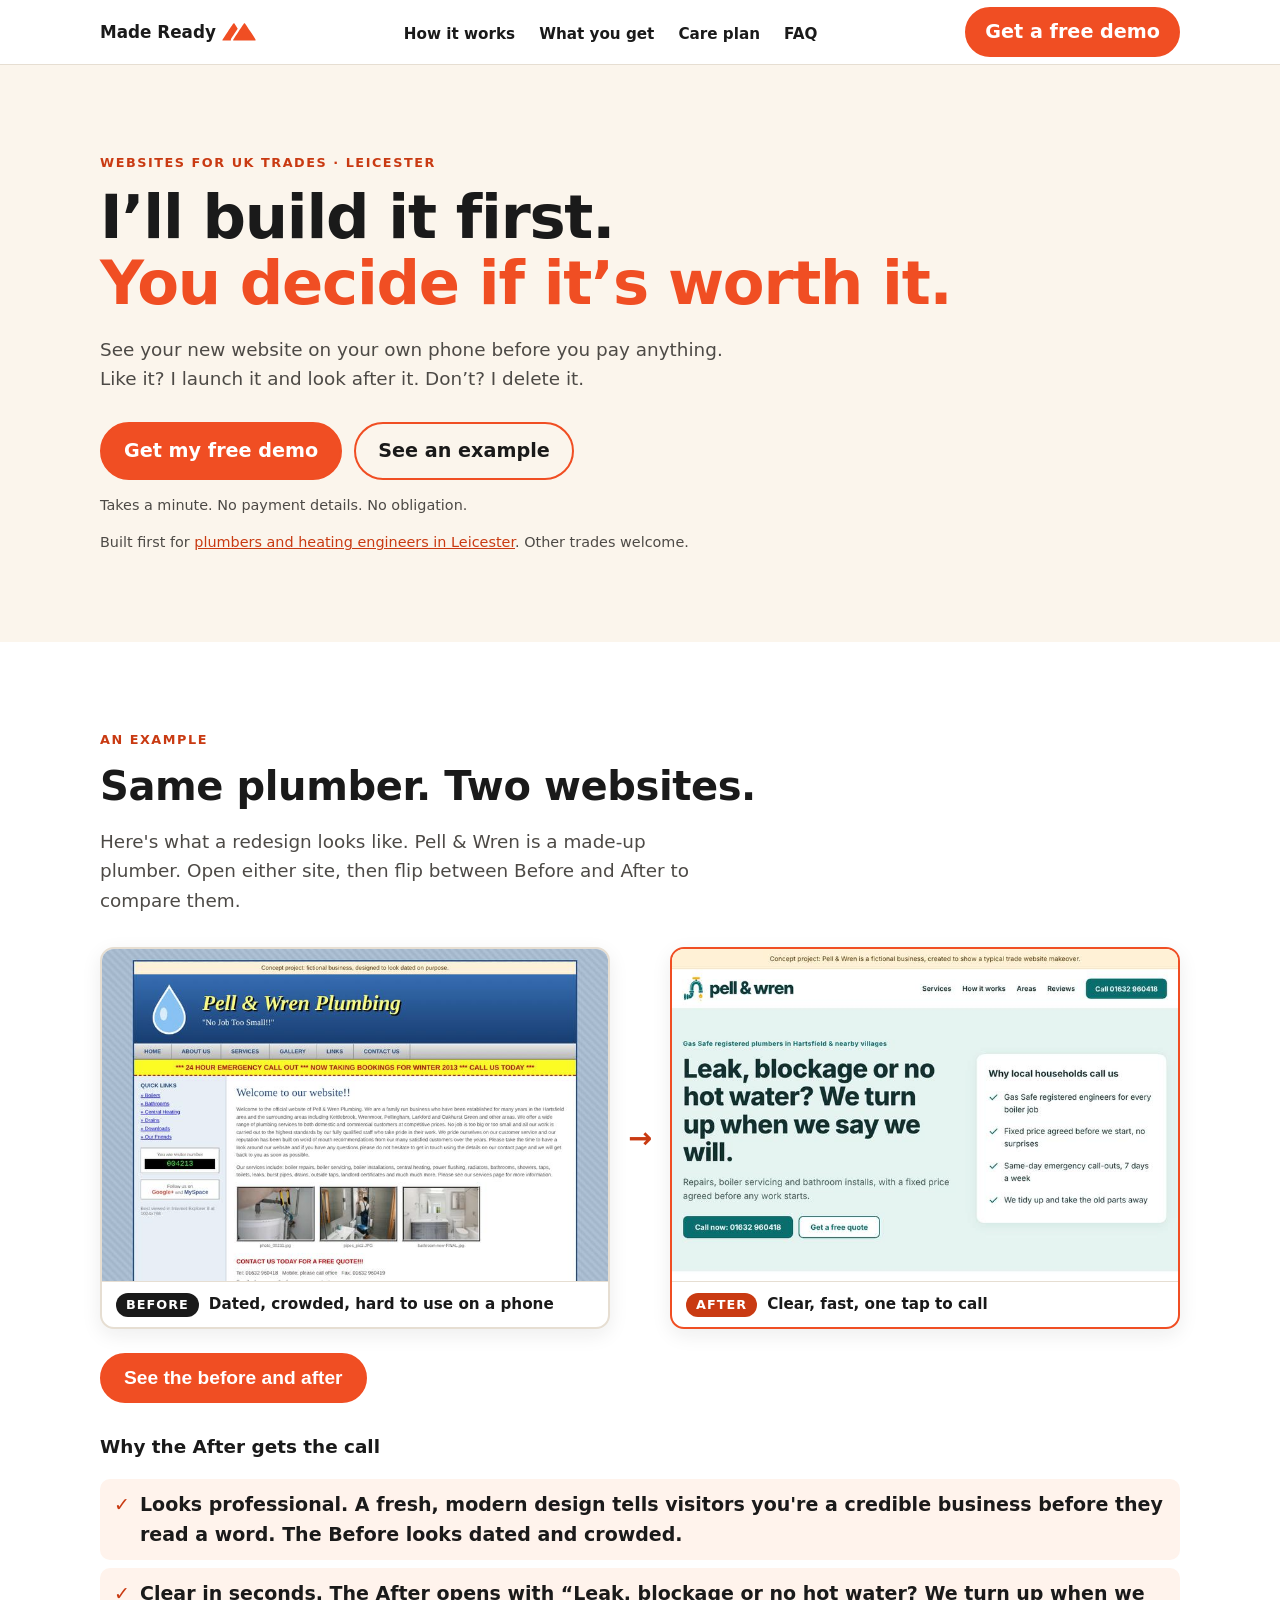
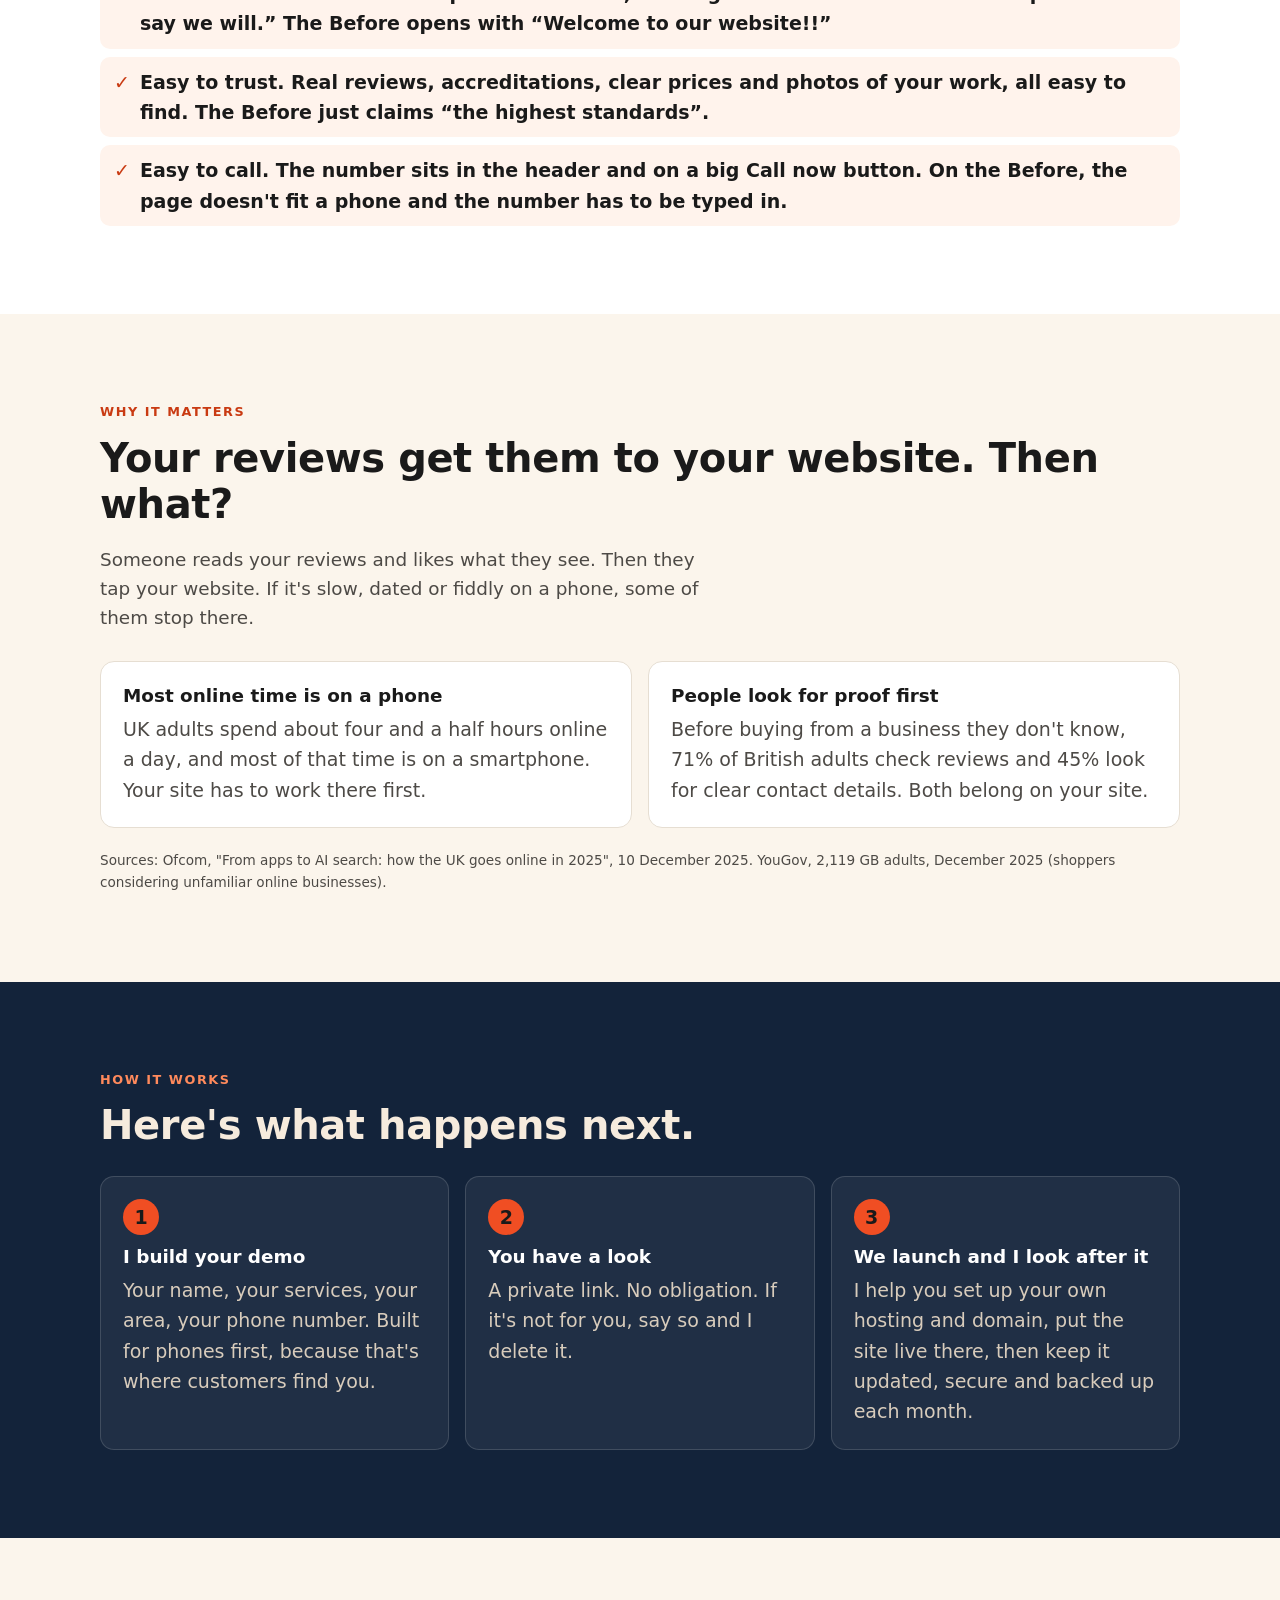
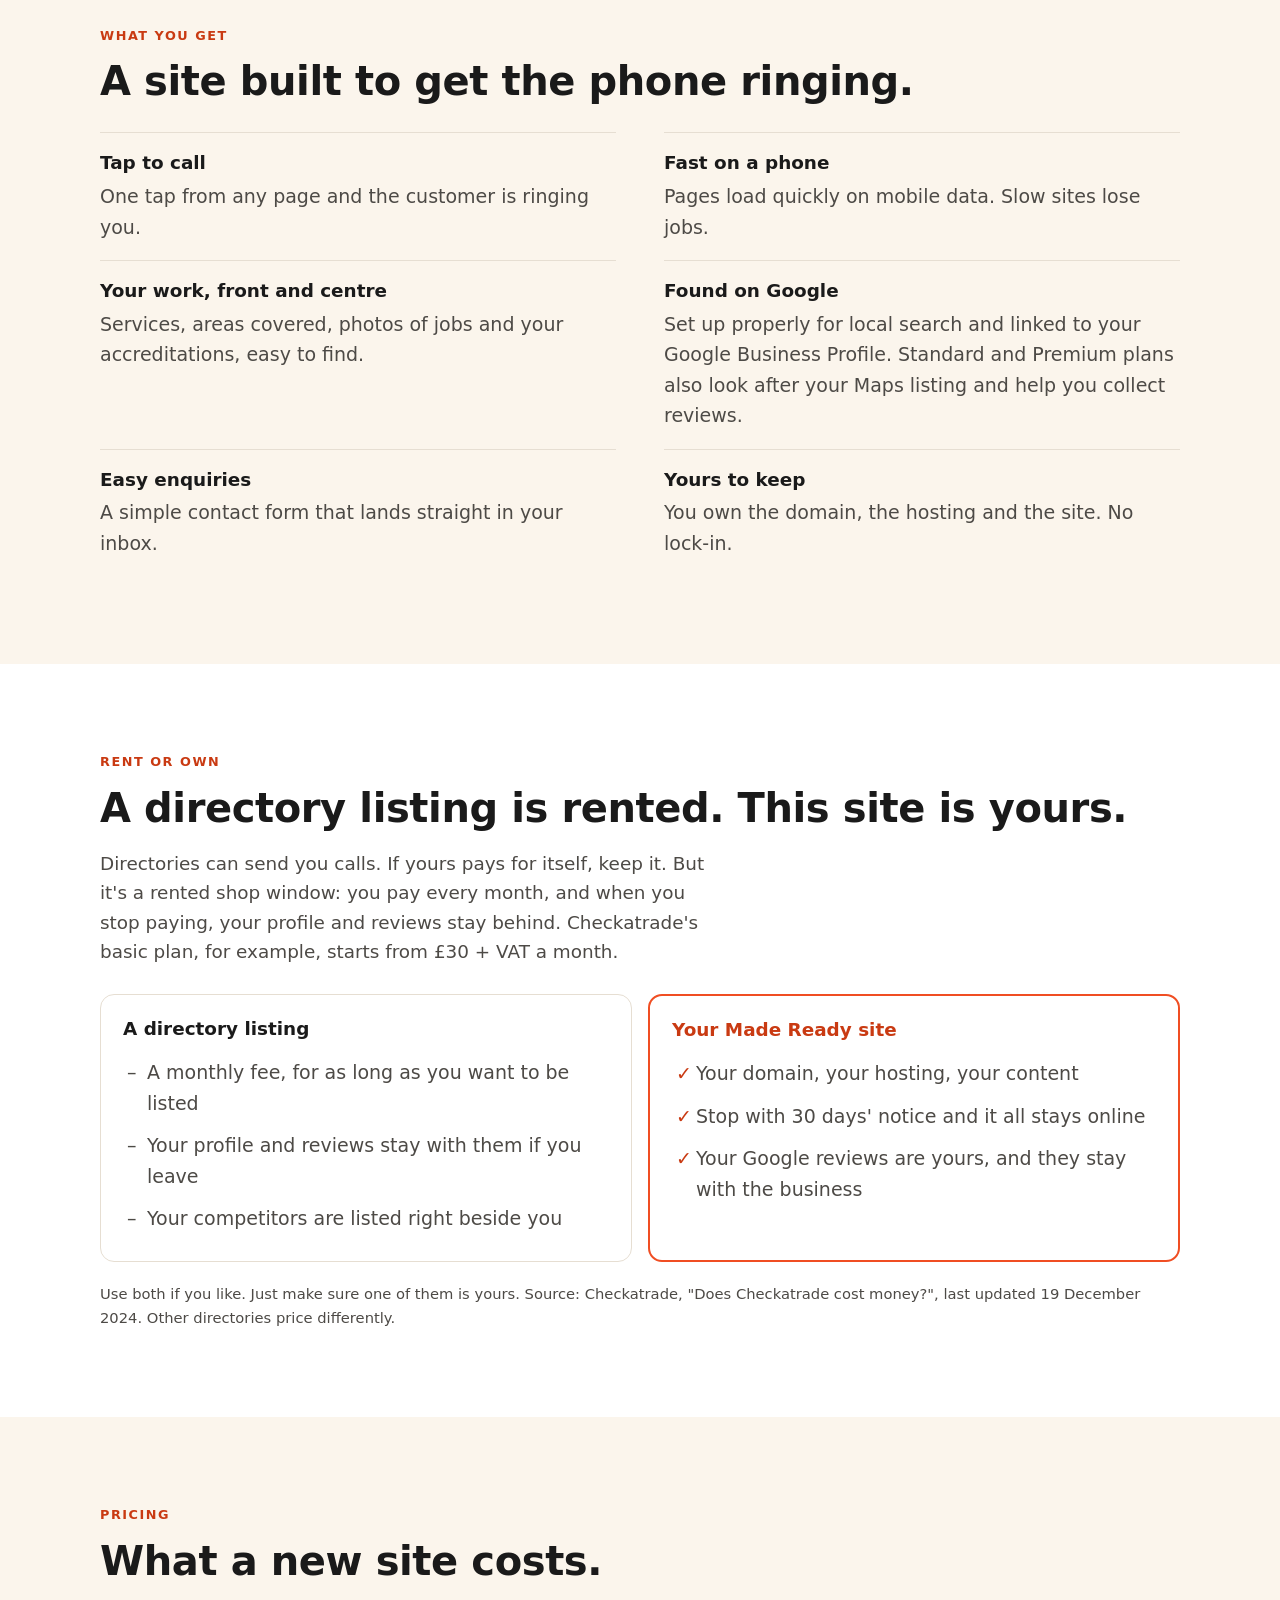
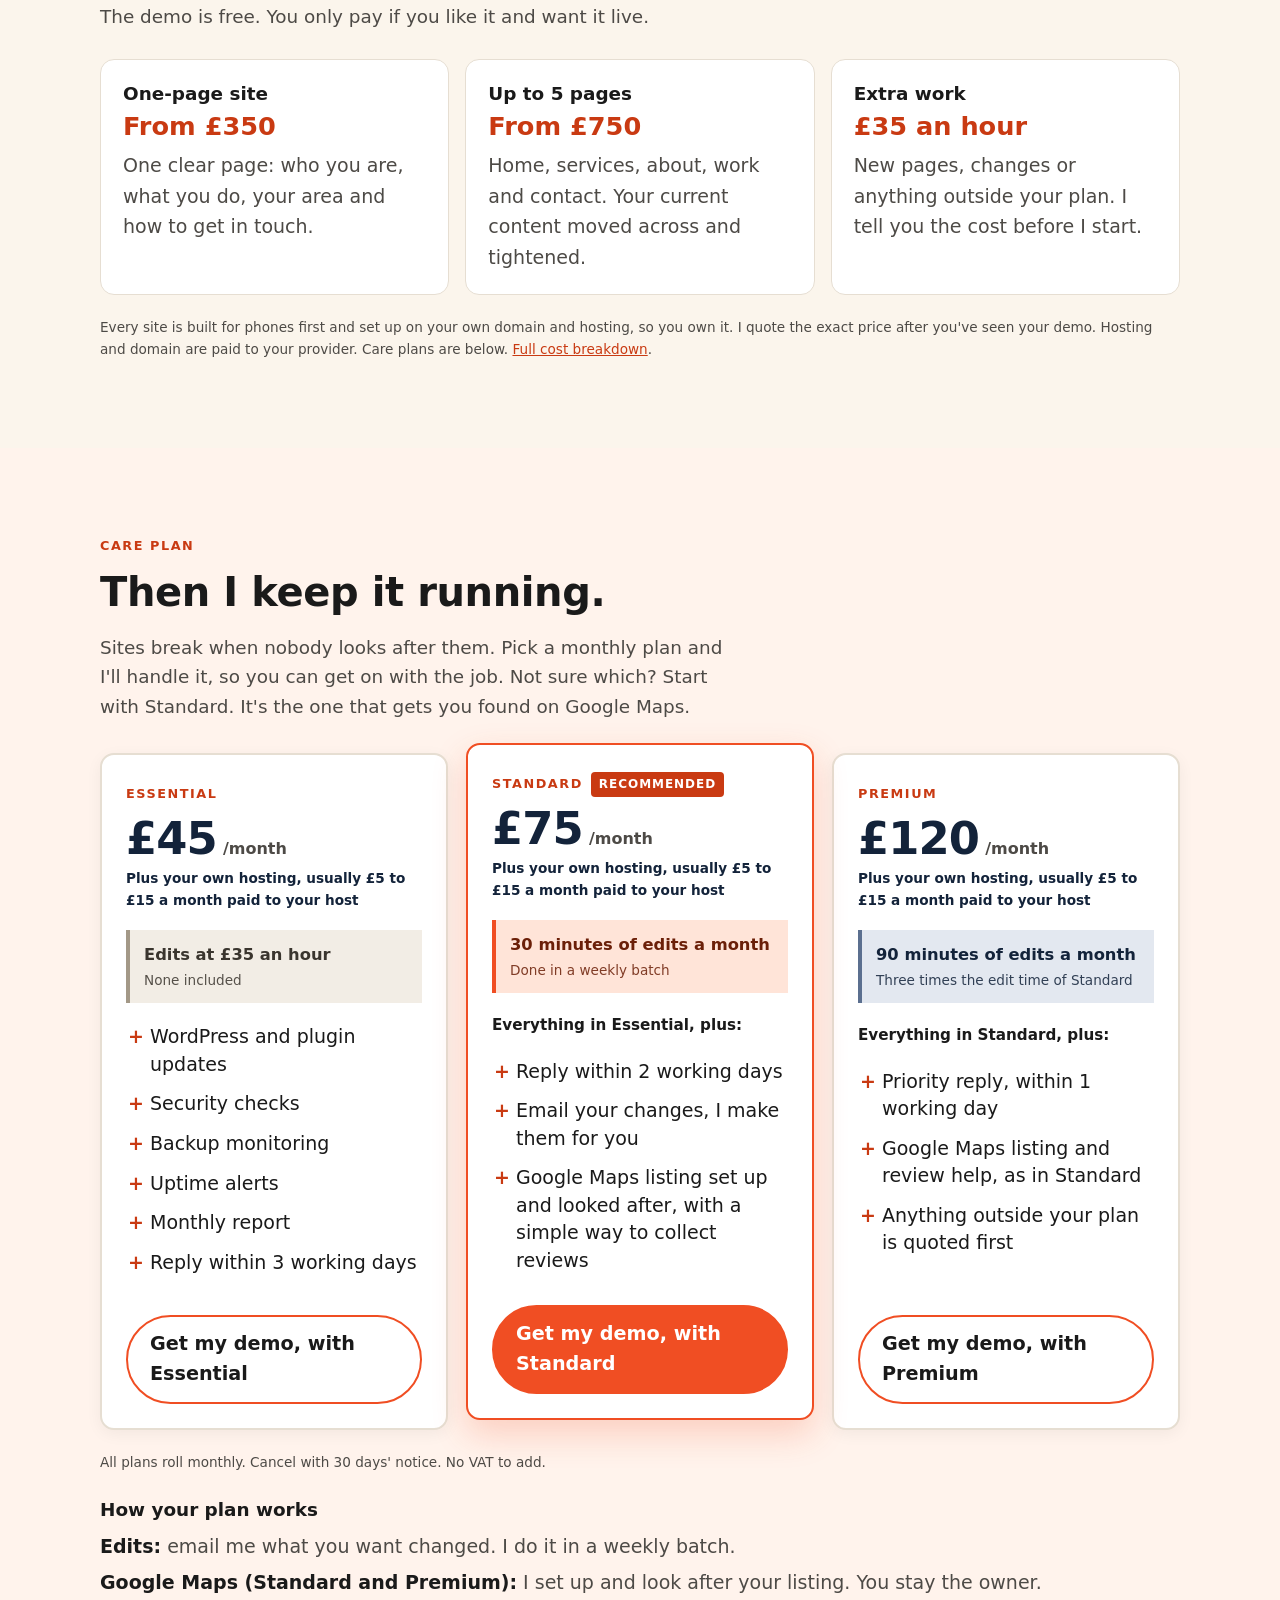
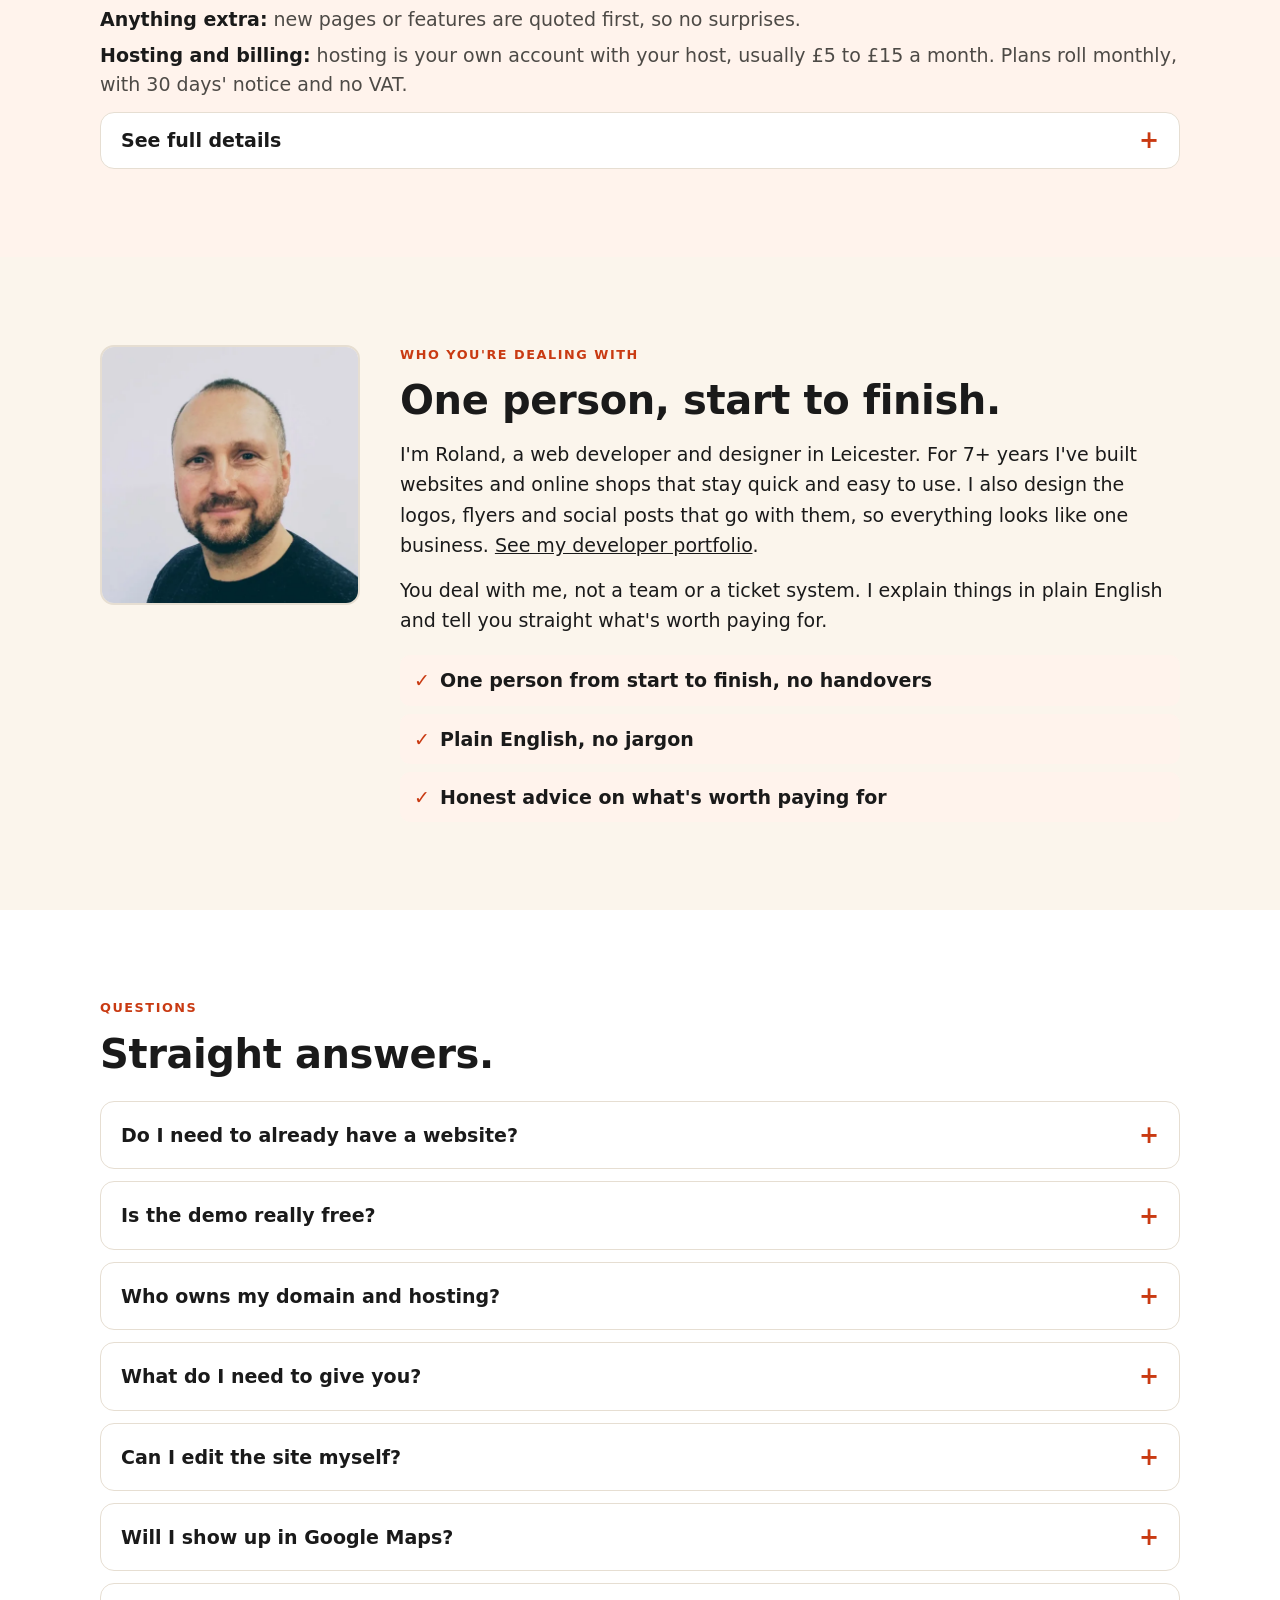
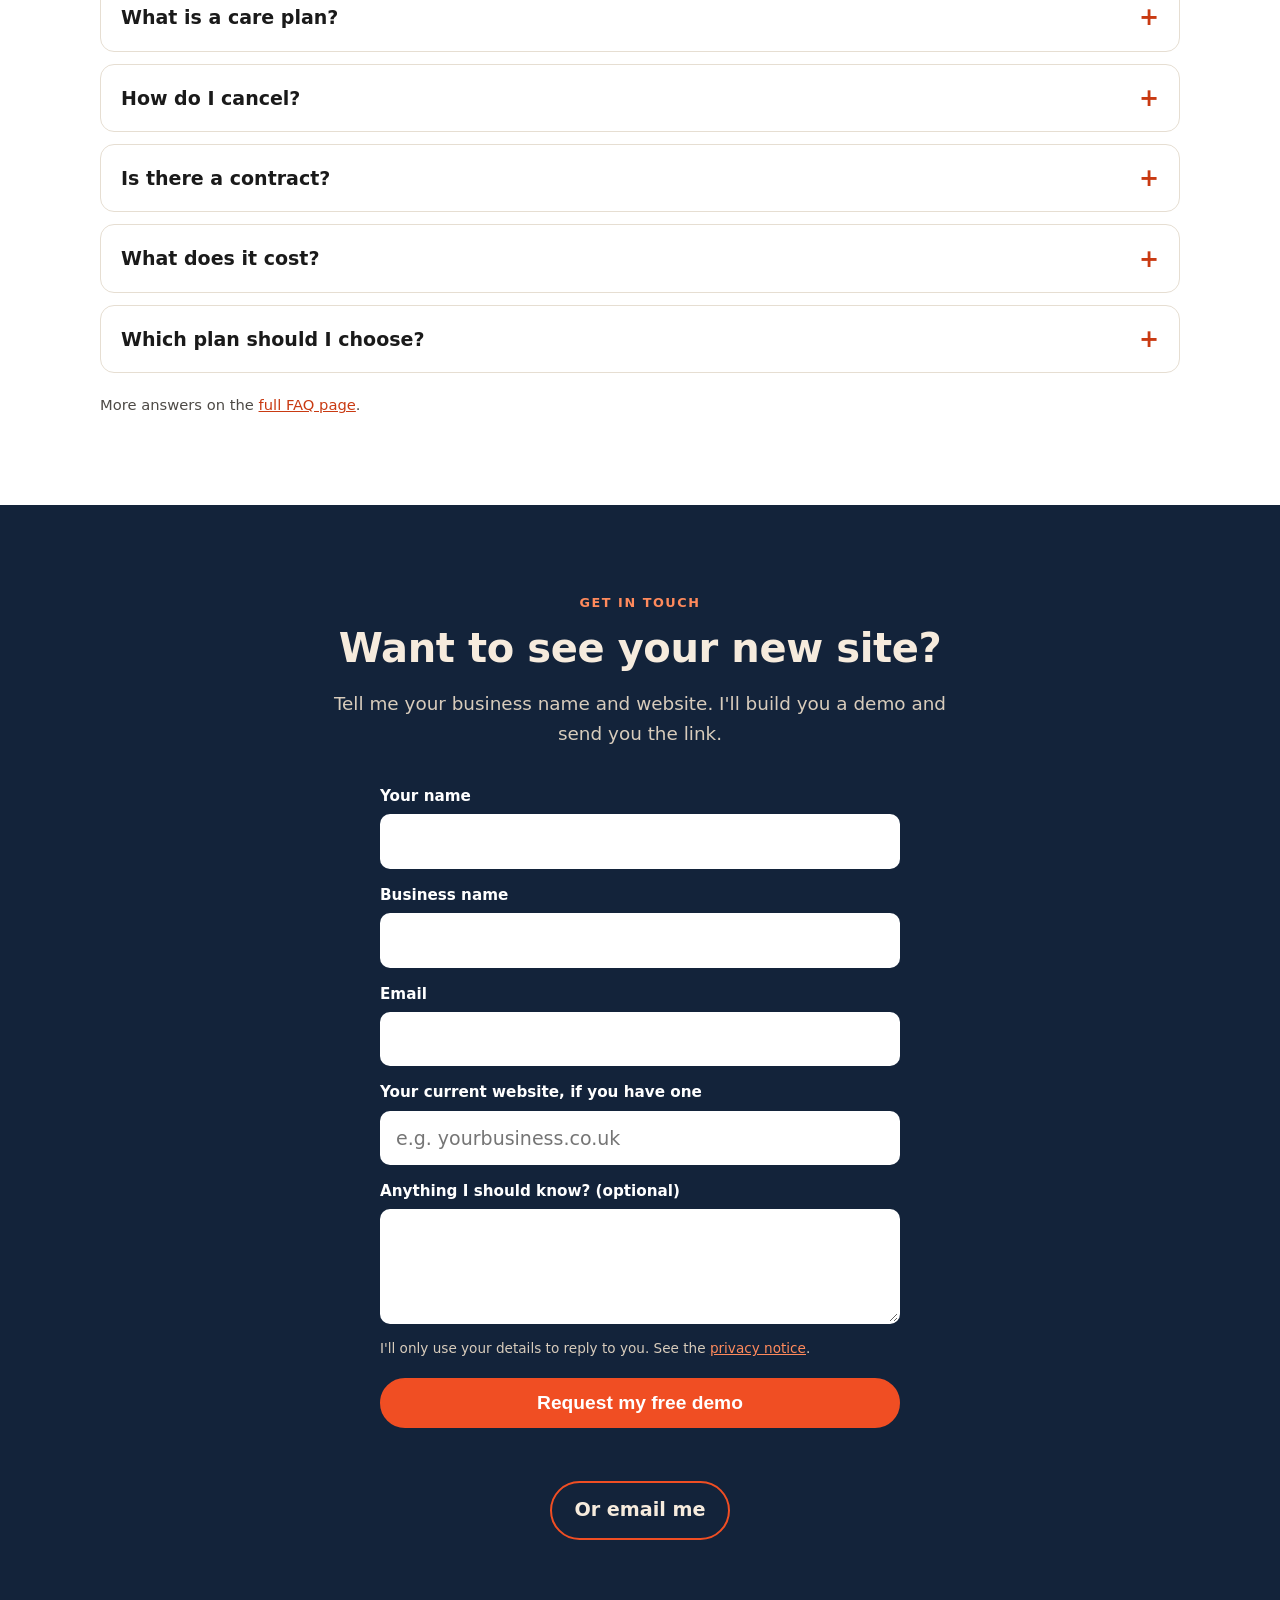
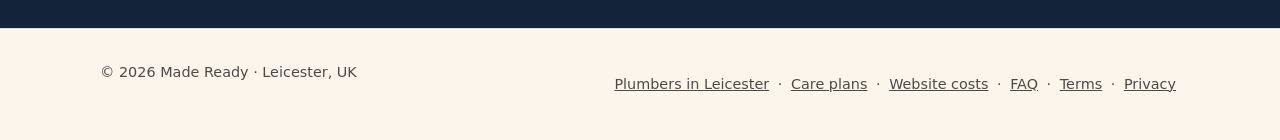
<file: index.html>
<!doctype html>
<html lang="en-GB">
<head>
<meta charset="utf-8">
<meta name="viewport" content="width=device-width, initial-scale=1">
<meta name="robots" content="noindex, nofollow"><!-- TEMP-NOINDEX: remove before launch -->
<title>Website redesigns for UK trades | Made Ready</title>
<meta name="description" content="I build you a free demo of your new website first. You only pay if you like it and want it live. Then I keep it updated, secure and backed up for a monthly fee.">
<meta property="og:title" content="Website redesigns for UK trades | Made Ready">
<meta property="og:description" content="I build you a free demo of your new website first. You only pay if you like it and want it live. Then I keep it updated, secure and backed up for a monthly fee.">
<meta property="og:type" content="website">
<link rel="canonical" href="https://madeready.co/">
<meta property="og:url" content="https://madeready.co/">
<meta property="og:site_name" content="Made Ready">
<meta property="og:locale" content="en_GB">
<meta property="og:image" content="https://madeready.co/images/og-share.jpg">
<meta property="og:image:type" content="image/jpeg">
<meta property="og:image:width" content="1200">
<meta property="og:image:height" content="630">
<meta property="og:image:alt" content="Made Ready: website redesigns for UK businesses, with a free demo first.">
<meta name="twitter:card" content="summary_large_image">
<meta name="twitter:title" content="Website redesigns for UK trades | Made Ready">
<meta name="twitter:description" content="I build you a free demo of your new website first. You only pay if you like it and want it live. Then I keep it updated, secure and backed up for a monthly fee.">
<meta name="twitter:image" content="https://madeready.co/images/og-share.jpg">
<meta name="twitter:image:alt" content="Made Ready: website redesigns for UK businesses, with a free demo first.">
<meta name="theme-color" content="#FBF5EC">
<link rel="icon" href="/images/favicon.ico" sizes="any">
<link rel="icon" type="image/png" sizes="192x192" href="/images/android-chrome-192x192.png">
<link rel="apple-touch-icon" href="/images/apple-touch-icon.png">
<link rel="manifest" href="/site.webmanifest">
<link rel="stylesheet" href="/styles.css">
<script type="application/ld+json">{"@context":"https://schema.org","@type":"ProfessionalService","name":"Made Ready","url":"https://madeready.co","areaServed":"GB","address":{"@type":"PostalAddress","addressLocality":"Leicester","addressCountry":"GB"},"description":"Website redesigns and monthly care plans for UK businesses."}</script>
</head>
<body>
<a class="skip" href="#main">Skip to content</a>
<header><div class="wrap bar">
<a class="logo" href="/" aria-label="Made Ready home">Made Ready <svg version="1.0" xmlns="http://www.w3.org/2000/svg"
 width="34" height="34" aria-hidden="true" viewBox="0 0 411 216"
 preserveAspectRatio="xMidYMid meet" color="#F04E23">
    <g transform="translate(0,216) scale(0.1,-0.1)"
    fill="currentColor" stroke="none">
    <path class="mk mk-big" d="M2681 2124 c-19 -8 -42 -25 -50 -37 -142 -201 -1291 -1957 -1291
    -1973 0 -12 9 -33 21 -48 l20 -26 1319 0 c1243 0 1319 1 1340 18 13 10 23 33
    26 57 6 39 -12 67 -629 1015 -707 1087 -666 1033 -756 994z"/>
    <path class="mk mk-small" d="M1381 2108 c-20 -15 -264 -368 -681 -990 -700 -1040 -680 -1008 -630
    -1058 19 -19 33 -20 509 -20 l489 0 4 88 c3 63 10 98 26 129 12 24 198 308
    412 631 l390 589 -186 304 c-102 167 -197 314 -211 327 -15 13 -37 22 -57 22
    -18 0 -47 -10 -65 -22z"/>
    </g>
</svg></a>
<nav aria-label="Primary" id="site-menu"><ul><li><a href="/#how">How it works</a></li><li><a href="/#included">What you get</a></li><li><a href="/#care">Care plan</a></li><li><a href="/#faq">FAQ</a></li></ul></nav>
<a class="btn sm" href="/#contact">Get a free demo</a>
<button type="button" class="menu-toggle" aria-expanded="false" aria-controls="site-menu" aria-label="Open menu"><span class="bars" aria-hidden="true"></span></button>
</div></header>

<main id="main">
<section class="hero"><div class="wrap">
<p class="eyebrow">Websites for UK trades · Leicester</p>
<h1>I’ll build it first. <span class="h1b">You decide if it’s worth it.</span></h1>
<p class="lede">See your new website on your own phone before you pay anything. Like it? I launch it and look after it. Don’t? I delete it.</p>
<div class="actions"><a class="btn" href="#contact">Get my free demo</a><a class="btn ghost" href="#example">See an example</a></div>
<p class="note">Takes a minute. No payment details. No obligation.</p>
<p class="note">Built first for <a href="/websites-for-plumbers-leicester/">plumbers and heating engineers in Leicester</a>. Other trades welcome.</p>
</div></section>

<section id="example" style="background:#fff"><div class="wrap">
<p class="eyebrow">An example</p>
<h2>Same plumber. Two websites.</h2>
<p class="lede">Here's what a redesign looks like. Pell &amp; Wren is a made-up plumber. Open either site, then flip between Before and After to compare them.</p>
<div class="peeks">
<button type="button" class="peek" data-tab="0" aria-haspopup="dialog"><img src="/images/example-before.jpg" width="800" height="524" alt="The old Pell &amp; Wren website: crowded, with a yellow banner and a visitor counter" loading="lazy"><span class="cap"><span class="chip">Before</span>Dated, crowded, hard to use on a phone</span></button>
<span class="arrow" aria-hidden="true">&rarr;</span>
<button type="button" class="peek after" data-tab="1" aria-haspopup="dialog"><img src="/images/example-after.jpg" width="800" height="524" alt="The new Pell &amp; Wren website: clear headline, phone number and call button" loading="lazy"><span class="cap"><span class="chip">After</span>Clear, fast, one tap to call</span></button>
</div>
<p style="margin-top:24px"><button class="btn" type="button" id="open-example" aria-haspopup="dialog">See the before and after</button></p>
<h3 style="margin-top:32px">Why the After gets the call</h3>
<ul class="facts">
<li>Looks professional. A fresh, modern design tells visitors you're a credible business before they read a word. The Before looks dated and crowded.</li>
<li>Clear in seconds. The After opens with &ldquo;Leak, blockage or no hot water? We turn up when we say we will.&rdquo; The Before opens with &ldquo;Welcome to our website!!&rdquo;</li>
<li>Easy to trust. Real reviews, accreditations, clear prices and photos of your work, all easy to find. The Before just claims &ldquo;the highest standards&rdquo;.</li>
<li>Easy to call. The number sits in the header and on a big Call now button. On the Before, the page doesn't fit a phone and the number has to be typed in.</li>
</ul>
</div></section>

<section id="why"><div class="wrap">
<p class="eyebrow">Why it matters</p>
<h2>Your reviews get them to your website. Then what?</h2>
<p class="lede">Someone reads your reviews and likes what they see. Then they tap your website. If it's slow, dated or fiddly on a phone, some of them stop there.</p>
<div class="grid two">
<div class="card"><h3>Most online time is on a phone</h3><p>UK adults spend about four and a half hours online a day, and most of that time is on a smartphone. Your site has to work there first.</p></div>
<div class="card"><h3>People look for proof first</h3><p>Before buying from a business they don't know, 71% of British adults check reviews and 45% look for clear contact details. Both belong on your site.</p></div>
</div>
<p class="note">Sources: Ofcom, "From apps to AI search: how the UK goes online in 2025", 10 December 2025. YouGov, 2,119 GB adults, December 2025 (shoppers considering unfamiliar online businesses).</p>
</div></section>

<section class="dark" id="how"><div class="wrap">
<p class="eyebrow">How it works</p>
<h2>Here's what happens next.</h2>
<ol class="steps">
<li><h3>I build your demo</h3><p>Your name, your services, your area, your phone number. Built for phones first, because that's where customers find you.</p></li>
<li><h3>You have a look</h3><p>A private link. No obligation. If it's not for you, say so and I delete it.</p></li>
<li><h3>We launch and I look after it</h3><p>I help you set up your own hosting and domain, put the site live there, then keep it updated, secure and backed up each month.</p></li>
</ol>
</div></section>

<section id="included"><div class="wrap">
<p class="eyebrow">What you get</p>
<h2>A site built to get the phone ringing.</h2>
<ul class="gets">
<li><h3>Tap to call</h3><p>One tap from any page and the customer is ringing you.</p></li>
<li><h3>Fast on a phone</h3><p>Pages load quickly on mobile data. Slow sites lose jobs.</p></li>
<li><h3>Your work, front and centre</h3><p>Services, areas covered, photos of jobs and your accreditations, easy to find.</p></li>
<li><h3>Found on Google</h3><p>Set up properly for local search and linked to your Google Business Profile. Standard and Premium plans also look after your Maps listing and help you collect reviews.</p></li>
<li><h3>Easy enquiries</h3><p>A simple contact form that lands straight in your inbox.</p></li>
<li><h3>Yours to keep</h3><p>You own the domain, the hosting and the site. No lock-in.</p></li>
</ul>
</div></section>

<section id="own" style="background:#fff"><div class="wrap">
<p class="eyebrow">Rent or own</p>
<h2>A directory listing is rented. This site is yours.</h2>
<p class="lede">Directories can send you calls. If yours pays for itself, keep it. But it's a rented shop window: you pay every month, and when you stop paying, your profile and reviews stay behind. Checkatrade's basic plan, for example, starts from £30 + VAT a month.</p>
<div class="grid two">
<div class="card"><h3>A directory listing</h3><ul class="vs"><li>A monthly fee, for as long as you want to be listed</li><li>Your profile and reviews stay with them if you leave</li><li>Your competitors are listed right beside you</li></ul></div>
<div class="card own"><h3>Your Made Ready site</h3><ul class="vs"><li>Your domain, your hosting, your content</li><li>Stop with 30 days' notice and it all stays online</li><li>Your Google reviews are yours, and they stay with the business</li></ul></div>
</div>
<p class="small">Use both if you like. Just make sure one of them is yours. Source: Checkatrade, "Does Checkatrade cost money?", last updated 19 December 2024. Other directories price differently.</p>
</div></section>

<dialog id="example-dialog" aria-labelledby="ex-title">
<div class="dlg-bar">
<h2 id="ex-title">Concept: Pell &amp; Wren Plumbing</h2>
<div class="tabs" role="group" aria-label="Choose version"><button type="button" class="tab" data-src="/example/before.html" aria-pressed="true">Before</button><button type="button" class="tab" data-src="/example/after.html" aria-pressed="false">After</button></div>
<button type="button" class="btn ghost sm" id="close-example">Close</button>
</div>
<p class="dlg-note">Fictional business made up for this example. Scroll inside the page to explore it.</p>
<iframe id="example-frame" title="Example website" loading="lazy"></iframe>
</dialog>

<section id="price"><div class="wrap">
<p class="eyebrow">Pricing</p>
<h2>What a new site costs.</h2>
<p class="lede">The demo is free. You only pay if you like it and want it live.</p>
<div class="grid three">
<div class="card"><h3>One-page site</h3><p class="price-fig">From £350</p><p>One clear page: who you are, what you do, your area and how to get in touch.</p></div>
<div class="card"><h3>Up to 5 pages</h3><p class="price-fig">From £750</p><p>Home, services, about, work and contact. Your current content moved across and tightened.</p></div>
<div class="card"><h3>Extra work</h3><p class="price-fig">£35 an hour</p><p>New pages, changes or anything outside your plan. I tell you the cost before I start.</p></div>
</div>
<p class="note">Every site is built for phones first and set up on your own domain and hosting, so you own it. I quote the exact price after you've seen your demo. Hosting and domain are paid to your provider. Care plans are below. <a href="/website-cost-for-trades/">Full cost breakdown</a>.</p>
</div></section>

<section id="care" style="background:var(--tint)"><div class="wrap">
<p class="eyebrow">Care plan</p>
<h2>Then I keep it running.</h2>
<p class="lede">Sites break when nobody looks after them. Pick a monthly plan and I'll handle it, so you can get on with the job. Not sure which? Start with Standard. It's the one that gets you found on Google Maps.</p>
<div class="plans">
<div class="plan"><p class="tier">Essential</p><p class="price"><b>£45</b> <span>/month</span></p><p class="total">Plus your own hosting, usually £5 to £15 a month paid to your host</p>
<p class="allow sand"><b>Edits at £35 an hour</b><span>None included</span></p>
<ul><li>WordPress and plugin updates</li><li>Security checks</li><li>Backup monitoring</li><li>Uptime alerts</li><li>Monthly report</li><li>Reply within 3 working days</li></ul>
<a class="btn ghost" href="#contact" data-plan="Essential (£45/month)">Get my demo, with Essential</a></div>
<div class="plan pop"><p class="tier">Standard <span class="tag">Recommended</span></p><p class="price"><b>£75</b> <span>/month</span></p><p class="total">Plus your own hosting, usually £5 to £15 a month paid to your host</p>
<p class="allow hot"><b>30 minutes of edits a month</b><span>Done in a weekly batch</span></p>
<p class="plus">Everything in Essential, plus:</p>
<ul><li>Reply within 2 working days</li><li>Email your changes, I make them for you</li><li>Google Maps listing set up and looked after, with a simple way to collect reviews</li></ul>
<a class="btn" href="#contact" data-plan="Standard (£75/month)">Get my demo, with Standard</a></div>
<div class="plan"><p class="tier">Premium</p><p class="price"><b>£120</b> <span>/month</span></p><p class="total">Plus your own hosting, usually £5 to £15 a month paid to your host</p>
<p class="allow ink"><b>90 minutes of edits a month</b><span>Three times the edit time of Standard</span></p>
<p class="plus">Everything in Standard, plus:</p>
<ul><li>Priority reply, within 1 working day</li><li>Google Maps listing and review help, as in Standard</li><li>Anything outside your plan is quoted first</li></ul>
<a class="btn ghost" href="#contact" data-plan="Premium (£120/month)">Get my demo, with Premium</a></div>
</div>
<p class="note">All plans roll monthly. Cancel with 30 days' notice. No VAT to add.</p>
<div class="how"><h3>How your plan works</h3>
<ul class="hsum"><li><b>Edits:</b> email me what you want changed. I do it in a weekly batch.</li><li><b>Google Maps (Standard and Premium):</b> I set up and look after your listing. You stay the owner.</li><li><b>Anything extra:</b> new pages or features are quoted first, so no surprises.</li><li><b>Hosting and billing:</b> hosting is your own account with your host, usually £5 to £15 a month. Plans roll monthly, with 30 days' notice and no VAT.</li></ul>
<details class="hmore"><summary>See full details</summary><p class="small"><b>Google Maps and reviews (Standard and Premium).</b> When someone nearby searches for what you do, your business should show up in Google Maps with reviews that make them call you. I set up your Google Business Profile with your services, area, hours, photos and website link, and keep it up to date. You stay the owner and add me as a manager. Google will ask you to confirm it's your business, and only you can do that. Each month I post photos of your work, draft replies to new reviews and send a short report of calls, direction requests and website clicks. I give you a review link, a QR code and a text to send customers. You ask them, because I can't do that for you, and I never write or buy reviews. I can't promise where you'll rank. If someone else already controls your listing, getting access can take a while.</p>
<p class="small" style="margin-top:12px;padding-top:0">Email me your edit requests. I do them in a weekly batch, so there's no phone support. Unused edit minutes don't carry over to the next month. Anything outside your plan, like new pages or features, I'll quote first, so there are no surprises. Hosting isn't included. It's your own account, paid to your host, usually £5 to £15 a month. I'll help you set it up, but I don't provide hosting, and keeping the server online is your host's job. It's rolling monthly, with 30 days' notice to cancel, and no VAT to add. <a href="/terms.html">Read the full terms</a>.</p></details></div>
</div></section>

<section id="about"><div class="wrap about">
<img class="photo" src="/images/roland-levy.webp" width="520" height="520" alt="Roland Levy, web developer in Leicester" loading="lazy">
<div>
<p class="eyebrow">Who you're dealing with</p>
<h2>One person, start to finish.</h2>
<p>I'm Roland, a web developer and designer in Leicester. For 7+ years I've built websites and online shops that stay quick and easy to use. I also design the logos, flyers and social posts that go with them, so everything looks like one business. <a href="https://rolandlevy.co.uk" target="_blank" rel="noopener">See my developer portfolio</a>.</p>
<p style="margin-top:14px">You deal with me, not a team or a ticket system. I explain things in plain English and tell you straight what's worth paying for.</p>
<ul class="facts"><li>One person from start to finish, no handovers</li><li>Plain English, no jargon</li><li>Honest advice on what's worth paying for</li></ul>
</div></div></section>

<section id="faq" style="background:#fff"><div class="wrap">
<p class="eyebrow">Questions</p>
<h2>Straight answers.</h2>
<details><summary>Do I need to already have a website?</summary><p>No. A weak, old or Wix site is fine. A fresh Made Ready site is built for you and your content is moved across. No site at all is fine too.</p></details><details><summary>Is the demo really free?</summary><p>Yes. I build it first, you look at it, and you pay nothing if you say no. Demos are not public and are deleted within 30 days if you don't go ahead.</p></details><details><summary>Who owns my domain and hosting?</summary><p>You do. You sign up with the host and pay them directly, and I'll help you choose and set it up. I never host your live site and I'm not your hosting provider. That means you can walk away at any time and keep everything.</p></details><details><summary>What do I need to give you?</summary><p>Your logo if you have one, your services, the areas you cover, and a few photos of your work. I can use what is on your current site and tighten it.</p></details><details><summary>Can I edit the site myself?</summary><p>Yes, simple text and photo changes are easy and I show you how. Or send them to me. Standard and Premium plans include minutes of edits each month. Email me your requests and I do them in a weekly batch. On Essential, edits are charged hourly.</p></details><details><summary>Will I show up in Google Maps?</summary><p>Standard and Premium plans include setting up and looking after your Google Business Profile, the listing people see in Google Maps. You stay the owner. I can't promise a ranking, and I never write or buy reviews. They come from your real customers. The details are under <a href="#care">care plans</a>.</p></details><details><summary>What is a care plan?</summary><p>A monthly plan where I keep your WordPress site updated, secure and backed up, watch for downtime, and send you a monthly report. Standard and Premium also look after your Google Maps listing and include minutes of edits each month. Hosting is not included. You pay your host directly and I'll help you set it up. Uptime alerts tell you if your site goes down, but keeping the server running is your host's job.</p></details><details><summary>How do I cancel?</summary><p>Email me and tell me you want to stop. Care plans roll monthly, so you give 30 days' notice and I stop billing at the end of that notice. There is no cancellation fee. You keep your domain, your hosting and your site. <a href="/terms.html">See the full terms</a>.</p></details><details><summary>Is there a contract?</summary><p>No long contract. Care plans roll monthly and you give 30 days notice to stop. I'll put the terms in writing before you pay anything. </p></details><details><summary>What does it cost?</summary><p>Care plans are £45, £75 or £120 a month. A one-page site is from £350 and a site of up to 5 pages is from £750. I quote the exact price after you've seen your demo, so you decide with the real thing in front of you.</p></details><details><summary>Which plan should I choose?</summary><p>Start with Standard. It includes your Google Maps listing and 30 minutes of edits a month. Choose Essential if you'll never need changes or Google help, and Premium if you want edits and answers fast.</p></details>
<p class="small">More answers on the <a href="/faq/">full FAQ page</a>.</p>
</div></section>

<section class="dark contact" id="contact"><div class="wrap">
<p class="eyebrow">Get in touch</p>
<h2>Want to see your new site?</h2>
<p class="lede">Tell me your business name and website. I'll build you a demo and send you the link.</p>
<form id="demo-form" class="form" action="https://api.web3forms.com/submit" method="POST" hidden>
<input type="hidden" name="access_key" value="1d56fa09-28a0-49ff-ba2c-2e55c7ed04ce">
<input type="hidden" name="subject" value="Free demo request from madeready.co">
<input type="hidden" name="from_name" value="Made Ready website">
<input type="checkbox" name="botcheck" class="hp" tabindex="-1" autocomplete="off" aria-hidden="true">
<label for="f-name">Your name</label><input id="f-name" name="name" type="text" autocomplete="name" required>
<label for="f-biz">Business name</label><input id="f-biz" name="business" type="text" autocomplete="organization" required>
<label for="f-email">Email</label><input id="f-email" name="email" type="email" autocomplete="email" required>
<label for="f-site">Your current website, if you have one</label><input id="f-site" name="website" type="text" inputmode="url" autocomplete="url" placeholder="e.g. yourbusiness.co.uk">
<input type="hidden" id="f-plan" name="plan" value="Not sure yet">
<label for="f-msg">Anything I should know? (optional)</label><textarea id="f-msg" name="message" rows="3"></textarea>
<p class="consent">I'll only use your details to reply to you. See the <a href="/privacy.html">privacy notice</a>.</p>
<button class="btn" type="submit">Request my free demo</button>
<p id="form-status" class="status" role="status" aria-live="polite"></p>
</form>
<div class="actions"><a class="btn ghost" id="email-btn" href="#contact" data-u="madeready.co" data-d="gmail.com">Or email me</a>
<noscript><p>Email: madeready.co (at) gmail.com</p></noscript></div>
</div></section>
</main>
<footer><div class="wrap"><p>© 2026 Made Ready · Leicester, UK</p><p><a href="/websites-for-plumbers-leicester/">Plumbers in Leicester</a> · <a href="/care-plan/">Care plans</a> · <a href="/website-cost-for-trades/">Website costs</a> · <a href="/faq/">FAQ</a> · <a href="/terms.html">Terms</a> · <a href="/privacy.html">Privacy</a></p></div></footer>
<script>
(function(){var d=document.getElementById("example-dialog"),f=document.getElementById("example-frame"),o=document.getElementById("open-example"),pk=document.querySelectorAll(".peek");
if(!d||!d.showModal){if(o)o.outerHTML='<a class="btn" href="/example/after.html">See the example</a>';pk.forEach(function(x){x.parentNode.removeChild(x)});return}
var tabs=d.querySelectorAll(".tab");
function pick(t){tabs.forEach(function(x){x.setAttribute("aria-pressed",x===t)});f.src=t.dataset.src}
tabs.forEach(function(t){t.addEventListener("click",function(){pick(t)})});
function open(i){pick(tabs[i]);d.showModal();document.documentElement.style.overflow="hidden"}
o.addEventListener("click",function(){open(0)});
pk.forEach(function(x){x.addEventListener("click",function(){open(+x.dataset.tab)})});
document.getElementById("close-example").addEventListener("click",function(){d.close()});
d.addEventListener("close",function(){document.documentElement.style.overflow=""});
d.addEventListener("click",function(e){if(e.target===d)d.close()});
})();
</script>
<script>
document.querySelectorAll("[data-u]").forEach(function(e){var a=e.dataset.u+"@"+e.dataset.d;if(e.tagName==="A"){e.href="mailto:"+a+"?subject=Free%20demo%20of%20my%20new%20website"}else{e.textContent=a}});
</script>
<script>
(function(){var f=document.getElementById("demo-form");if(!f)return;
var k=f.querySelector('[name=access_key]').value;
if(!k||k.indexOf("__")===0)return;
f.hidden=false;
var st=document.getElementById("form-status"),b=f.querySelector("button[type=submit]");
f.addEventListener("submit",function(e){e.preventDefault();
b.disabled=true;st.textContent="Sending...";
var o={};new FormData(f).forEach(function(v,n){o[n]=v});
fetch(f.action,{method:"POST",headers:{"Content-Type":"application/json",Accept:"application/json"},body:JSON.stringify(o)})
.then(function(r){return r.json()}).then(function(j){
if(j.success){f.reset();st.textContent="Thanks. I've got it and I'll email you.";}
else{throw new Error()}})
.catch(function(){st.textContent="That didn't send. Please email me instead.";})
.finally(function(){b.disabled=false});
});})();
</script>
<script>
document.querySelectorAll("[data-plan]").forEach(function(a){a.addEventListener("click",function(){var s=document.getElementById("f-plan");if(s)s.value=a.dataset.plan})});
</script>
<script src="/nav.js" defer></script>
</body></html>
</file>
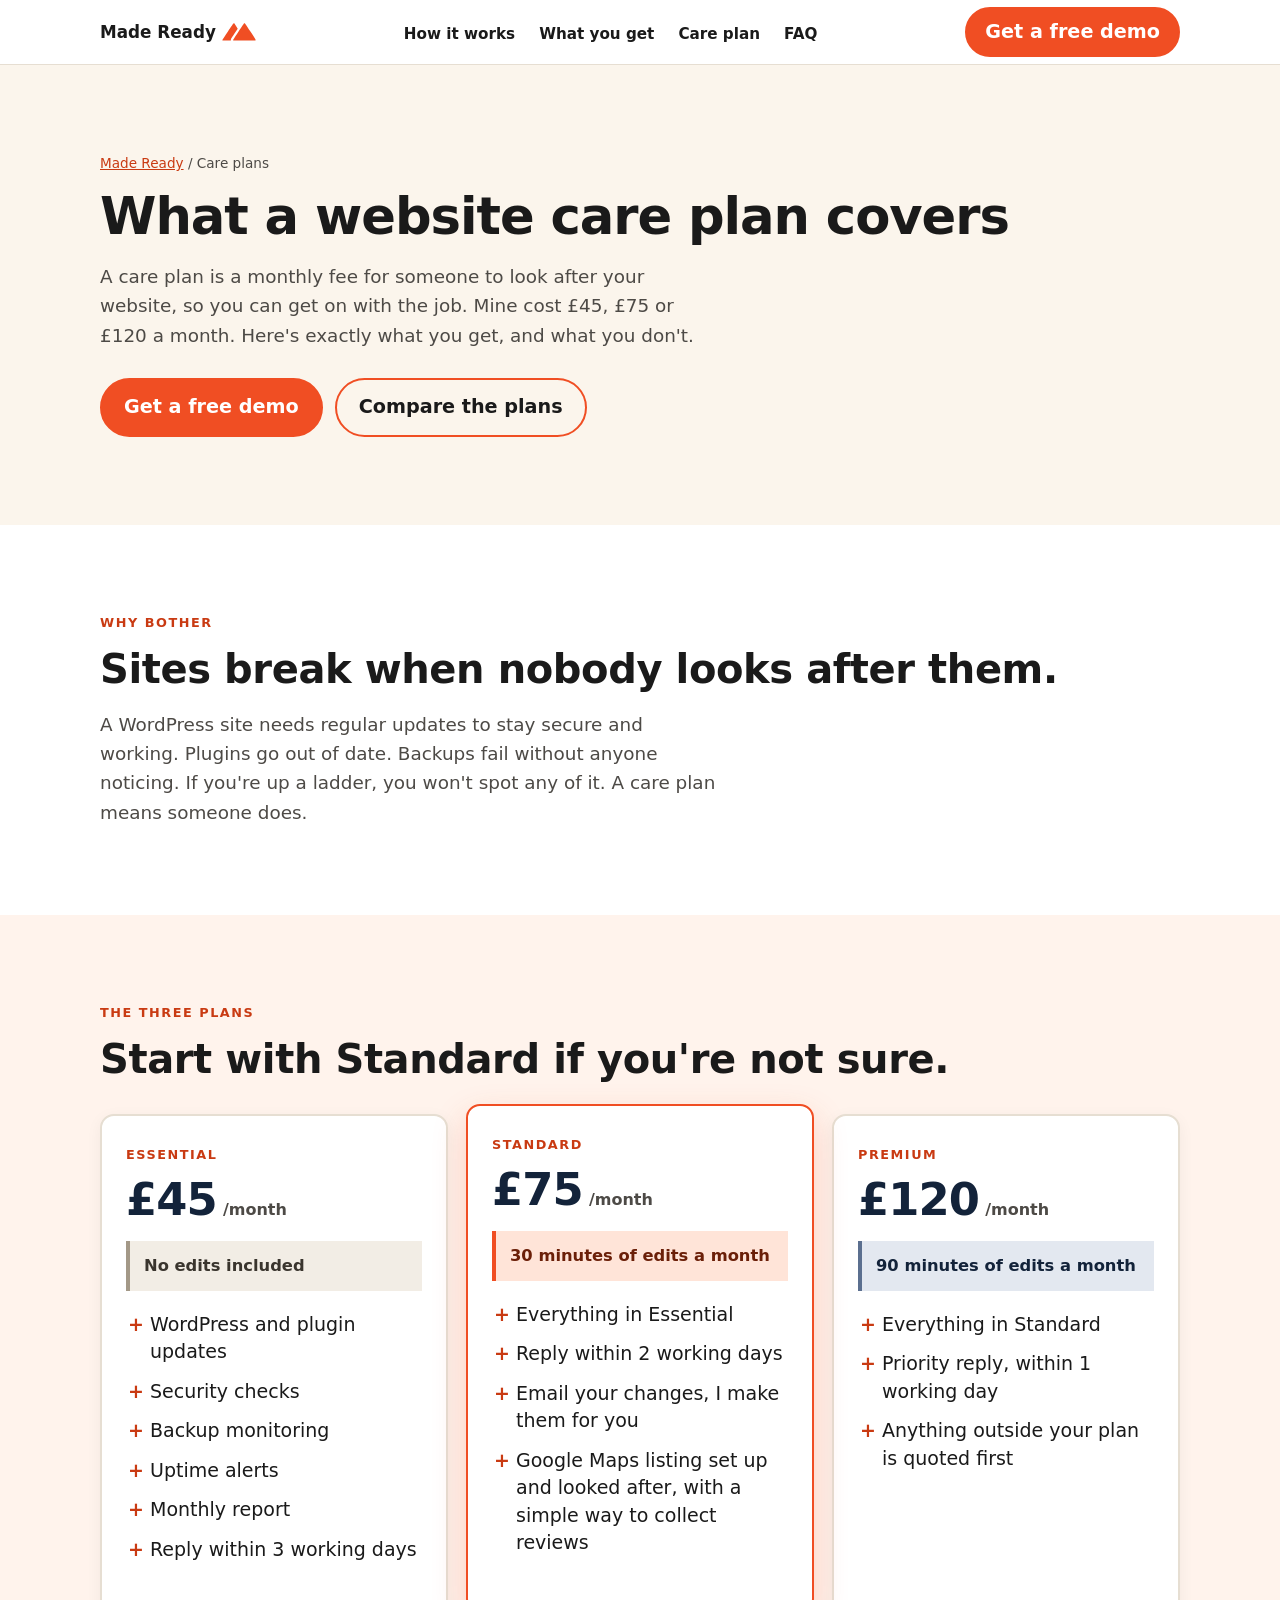
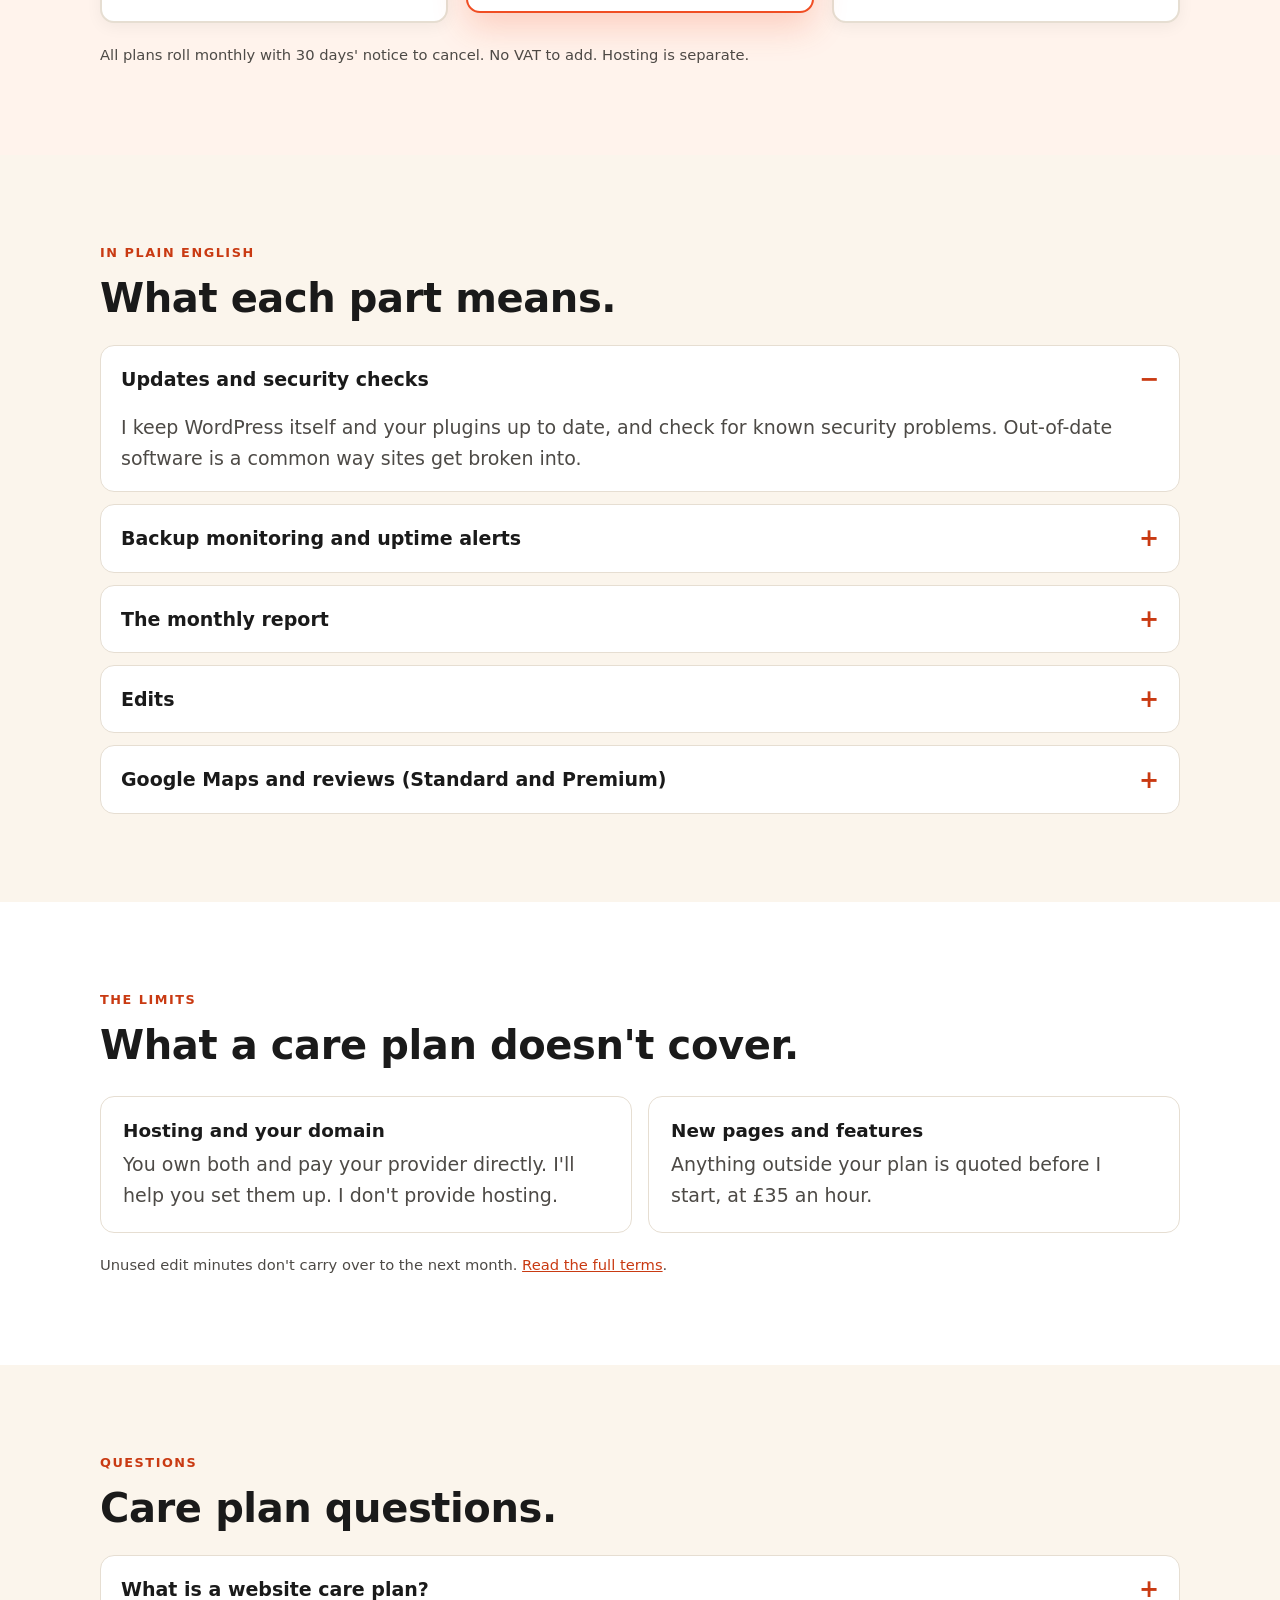
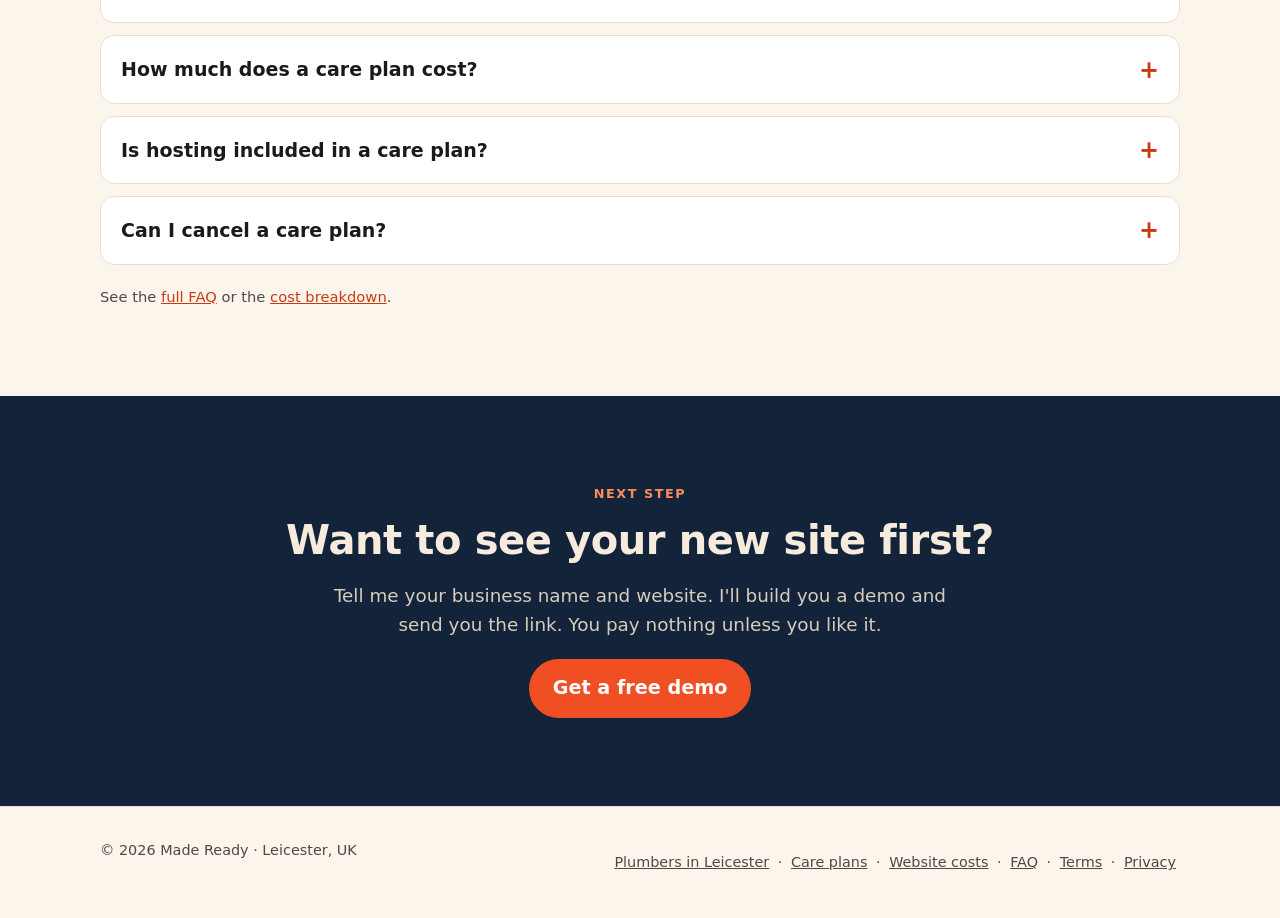
<file: care-plan/index.html>
<!doctype html>
<html lang="en-GB">
<head>
<meta charset="utf-8">
<meta name="viewport" content="width=device-width, initial-scale=1">
<meta name="robots" content="noindex, nofollow"><!-- TEMP-NOINDEX: remove before launch -->
<title>What a website care plan covers | Made Ready</title>
<meta name="description" content="What a Made Ready care plan covers, what it doesn't, and what it costs: £45, £75 or £120 a month. Updates, security, backups and edits for small UK trades.">
<link rel="canonical" href="https://madeready.co/care-plan/">
<meta property="og:title" content="What a website care plan covers | Made Ready">
<meta property="og:description" content="What a Made Ready care plan covers, what it doesn't, and what it costs: £45, £75 or £120 a month. Updates, security, backups and edits for small UK trades.">
<meta property="og:type" content="website">
<meta property="og:url" content="https://madeready.co/care-plan/">
<meta property="og:site_name" content="Made Ready">
<meta property="og:locale" content="en_GB">
<meta property="og:image" content="https://madeready.co/images/og-share.jpg">
<meta property="og:image:width" content="1200">
<meta property="og:image:height" content="630">
<meta name="twitter:card" content="summary_large_image">
<meta name="twitter:title" content="What a website care plan covers | Made Ready">
<meta name="twitter:description" content="What a Made Ready care plan covers, what it doesn't, and what it costs: £45, £75 or £120 a month. Updates, security, backups and edits for small UK trades.">
<meta name="twitter:image" content="https://madeready.co/images/og-share.jpg">
<meta name="theme-color" content="#FBF5EC">
<link rel="icon" href="/images/favicon.ico" sizes="any">
<link rel="icon" type="image/png" sizes="192x192" href="/images/android-chrome-192x192.png">
<link rel="apple-touch-icon" href="/images/apple-touch-icon.png">
<link rel="manifest" href="/site.webmanifest">
<link rel="stylesheet" href="/styles.css">
<script type="application/ld+json">{"@context":"https://schema.org","@graph":[{"@type":"BreadcrumbList","itemListElement":[{"@type":"ListItem","position":1,"name":"Made Ready","item":"https://madeready.co/"},{"@type":"ListItem","position":2,"name":"Care plans","item":"https://madeready.co/care-plan/"}]},{"@type":"FAQPage","mainEntity":[{"@type":"Question","name":"What is a website care plan?","acceptedAnswer":{"@type":"Answer","text":"A monthly plan where I keep your WordPress site updated, secure and backed up, watch for downtime and send you a monthly report. Standard and Premium also look after your Google Maps listing and include minutes of edits each month."}},{"@type":"Question","name":"How much does a care plan cost?","acceptedAnswer":{"@type":"Answer","text":"Essential is £45 a month, Standard is £75 and Premium is £120. Hosting is not included. You pay your host directly, usually £5 to £15 a month."}},{"@type":"Question","name":"Is hosting included in a care plan?","acceptedAnswer":{"@type":"Answer","text":"No. You own your hosting account and pay the host directly. I'll help you choose and set it up, but I'm not your hosting provider, and keeping the server online is your host's job."}},{"@type":"Question","name":"Can I cancel a care plan?","acceptedAnswer":{"@type":"Answer","text":"Yes. Plans roll monthly. Email me, give 30 days' notice and I stop billing at the end of it. There's no cancellation fee, and you keep your domain, hosting and site."}}]},{"@type":"Service","name":"Website care plan","serviceType":"WordPress maintenance","provider":{"@type":"ProfessionalService","name":"Made Ready","url":"https://madeready.co"},"areaServed":"GB","offers":[{"@type":"Offer","name":"Essential","price":"45","priceCurrency":"GBP","description":"Updates, security checks, backup monitoring, uptime alerts and monthly report."},{"@type":"Offer","name":"Standard","price":"75","priceCurrency":"GBP","description":"Essential plus 30 minutes of edits a month and Google Maps listing care."},{"@type":"Offer","name":"Premium","price":"120","priceCurrency":"GBP","description":"Standard plus 90 minutes of edits a month and priority replies."}]}]}</script>
</head>
<body>
<a class="skip" href="#main">Skip to content</a>
<header><div class="wrap bar">
<a class="logo" href="/" aria-label="Made Ready home">Made Ready <svg version="1.0" xmlns="http://www.w3.org/2000/svg"
 width="34" height="34" aria-hidden="true" viewBox="0 0 411 216"
 preserveAspectRatio="xMidYMid meet" color="#F04E23">
    <g transform="translate(0,216) scale(0.1,-0.1)"
    fill="currentColor" stroke="none">
    <path class="mk mk-big" d="M2681 2124 c-19 -8 -42 -25 -50 -37 -142 -201 -1291 -1957 -1291
    -1973 0 -12 9 -33 21 -48 l20 -26 1319 0 c1243 0 1319 1 1340 18 13 10 23 33
    26 57 6 39 -12 67 -629 1015 -707 1087 -666 1033 -756 994z"/>
    <path class="mk mk-small" d="M1381 2108 c-20 -15 -264 -368 -681 -990 -700 -1040 -680 -1008 -630
    -1058 19 -19 33 -20 509 -20 l489 0 4 88 c3 63 10 98 26 129 12 24 198 308
    412 631 l390 589 -186 304 c-102 167 -197 314 -211 327 -15 13 -37 22 -57 22
    -18 0 -47 -10 -65 -22z"/>
    </g>
</svg></a>
<nav aria-label="Primary" id="site-menu"><ul><li><a href="/#how">How it works</a></li><li><a href="/#included">What you get</a></li><li><a href="/#care">Care plan</a></li><li><a href="/#faq">FAQ</a></li></ul></nav>
<a class="btn sm" href="/#contact">Get a free demo</a>
<button type="button" class="menu-toggle" aria-expanded="false" aria-controls="site-menu" aria-label="Open menu"><span class="bars" aria-hidden="true"></span></button>
</div></header>
<main id="main">
<section class="hero"><div class="wrap">
<p class="crumbs"><a href="/">Made Ready</a> / Care plans</p>
<h1 class="h1s">What a website care plan covers</h1>
<p class="lede">A care plan is a monthly fee for someone to look after your website, so you can get on with the job. Mine cost £45, £75 or £120 a month. Here's exactly what you get, and what you don't.</p>
<div class="actions"><a class="btn" href="/#contact">Get a free demo</a><a class="btn ghost" href="#plans">Compare the plans</a></div>
</div></section>
<section style="background:#fff"><div class="wrap">
<p class="eyebrow">Why bother</p>
<h2>Sites break when nobody looks after them.</h2>
<p class="lede">A WordPress site needs regular updates to stay secure and working. Plugins go out of date. Backups fail without anyone noticing. If you're up a ladder, you won't spot any of it. A care plan means someone does.</p>
</div></section>

<section id="plans" style="background:var(--tint)"><div class="wrap">
<p class="eyebrow">The three plans</p>
<h2>Start with Standard if you're not sure.</h2>
<div class="plans">
<div class="plan"><p class="tier">Essential</p><p class="price"><b>£45</b> <span>/month</span></p><p class="allow sand"><b>No edits included</b></p><ul><li>WordPress and plugin updates</li><li>Security checks</li><li>Backup monitoring</li><li>Uptime alerts</li><li>Monthly report</li><li>Reply within 3 working days</li></ul></div>
<div class="plan pop"><p class="tier">Standard</p><p class="price"><b>£75</b> <span>/month</span></p><p class="allow hot"><b>30 minutes of edits a month</b></p><ul><li>Everything in Essential</li><li>Reply within 2 working days</li><li>Email your changes, I make them for you</li><li>Google Maps listing set up and looked after, with a simple way to collect reviews</li></ul></div>
<div class="plan"><p class="tier">Premium</p><p class="price"><b>£120</b> <span>/month</span></p><p class="allow ink"><b>90 minutes of edits a month</b></p><ul><li>Everything in Standard</li><li>Priority reply, within 1 working day</li><li>Anything outside your plan is quoted first</li></ul></div>
</div>
<p class="small">All plans roll monthly with 30 days' notice to cancel. No VAT to add. Hosting is separate.</p>
</div></section>

<section><div class="wrap">
<p class="eyebrow">In plain English</p>
<h2>What each part means.</h2>
<details open><summary>Updates and security checks</summary><p>I keep WordPress itself and your plugins up to date, and check for known security problems. Out-of-date software is a common way sites get broken into.</p></details>
<details><summary>Backup monitoring and uptime alerts</summary><p>I check your backups are actually running, so there's something to restore if the worst happens. Uptime alerts tell me if your site goes down. Keeping the server running is your host's job, so I let you both know.</p></details>
<details><summary>The monthly report</summary><p>A short email each month listing what was updated, that backups ran, and how the site stayed up.</p></details>
<details><summary>Edits</summary><p>Email me what you want changed and I do it in a weekly batch. That's new opening hours, a price change or a swapped photo. There's no phone support, which keeps the price down. On Essential, edits are charged hourly.</p></details>
<details><summary>Google Maps and reviews (Standard and Premium)</summary><p>I set up your Google Business Profile with your services, area, hours, photos and website link, and keep it current. You stay the owner and add me as a manager. Google asks you to confirm it's your business, and only you can do that. Each month I post photos of your work, draft replies to new reviews and send a short report of calls, direction requests and website clicks. I give you a review link, a QR code and a text to send customers. You ask them. I never write or buy reviews, and I can't promise where you'll rank.</p></details>
</div></section>

<section style="background:#fff"><div class="wrap">
<p class="eyebrow">The limits</p>
<h2>What a care plan doesn't cover.</h2>
<div class="grid two">
<div class="card"><h3>Hosting and your domain</h3><p>You own both and pay your provider directly. I'll help you set them up. I don't provide hosting.</p></div>
<div class="card"><h3>New pages and features</h3><p>Anything outside your plan is quoted before I start, at £35 an hour.</p></div>
</div>
<p class="small">Unused edit minutes don't carry over to the next month. <a href="/terms.html">Read the full terms</a>.</p>
</div></section>

<section><div class="wrap">
<p class="eyebrow">Questions</p>
<h2>Care plan questions.</h2>
<details><summary>What is a website care plan?</summary><p>A monthly plan where I keep your WordPress site updated, secure and backed up, watch for downtime and send you a monthly report. Standard and Premium also look after your Google Maps listing and include minutes of edits each month.</p></details><details><summary>How much does a care plan cost?</summary><p>Essential is £45 a month, Standard is £75 and Premium is £120. Hosting is not included. You pay your host directly, usually £5 to £15 a month.</p></details><details><summary>Is hosting included in a care plan?</summary><p>No. You own your hosting account and pay the host directly. I'll help you choose and set it up, but I'm not your hosting provider, and keeping the server online is your host's job.</p></details><details><summary>Can I cancel a care plan?</summary><p>Yes. Plans roll monthly. Email me, give 30 days' notice and I stop billing at the end of it. There's no cancellation fee, and you keep your domain, hosting and site.</p></details>
<p class="small">See the <a href="/faq/">full FAQ</a> or the <a href="/website-cost-for-trades/">cost breakdown</a>.</p>
</div></section>
<section class="dark contact"><div class="wrap">
<p class="eyebrow">Next step</p>
<h2>Want to see your new site first?</h2>
<p class="lede">Tell me your business name and website. I'll build you a demo and send you the link. You pay nothing unless you like it.</p>
<div class="actions"><a class="btn" href="/#contact">Get a free demo</a></div>
</div></section>
</main>
<footer><div class="wrap"><p>© 2026 Made Ready · Leicester, UK</p><p><a href="/websites-for-plumbers-leicester/">Plumbers in Leicester</a> · <a href="/care-plan/">Care plans</a> · <a href="/website-cost-for-trades/">Website costs</a> · <a href="/faq/">FAQ</a> · <a href="/terms.html">Terms</a> · <a href="/privacy.html">Privacy</a></p></div></footer>
<script src="/nav.js" defer></script>
</body></html>
</file>
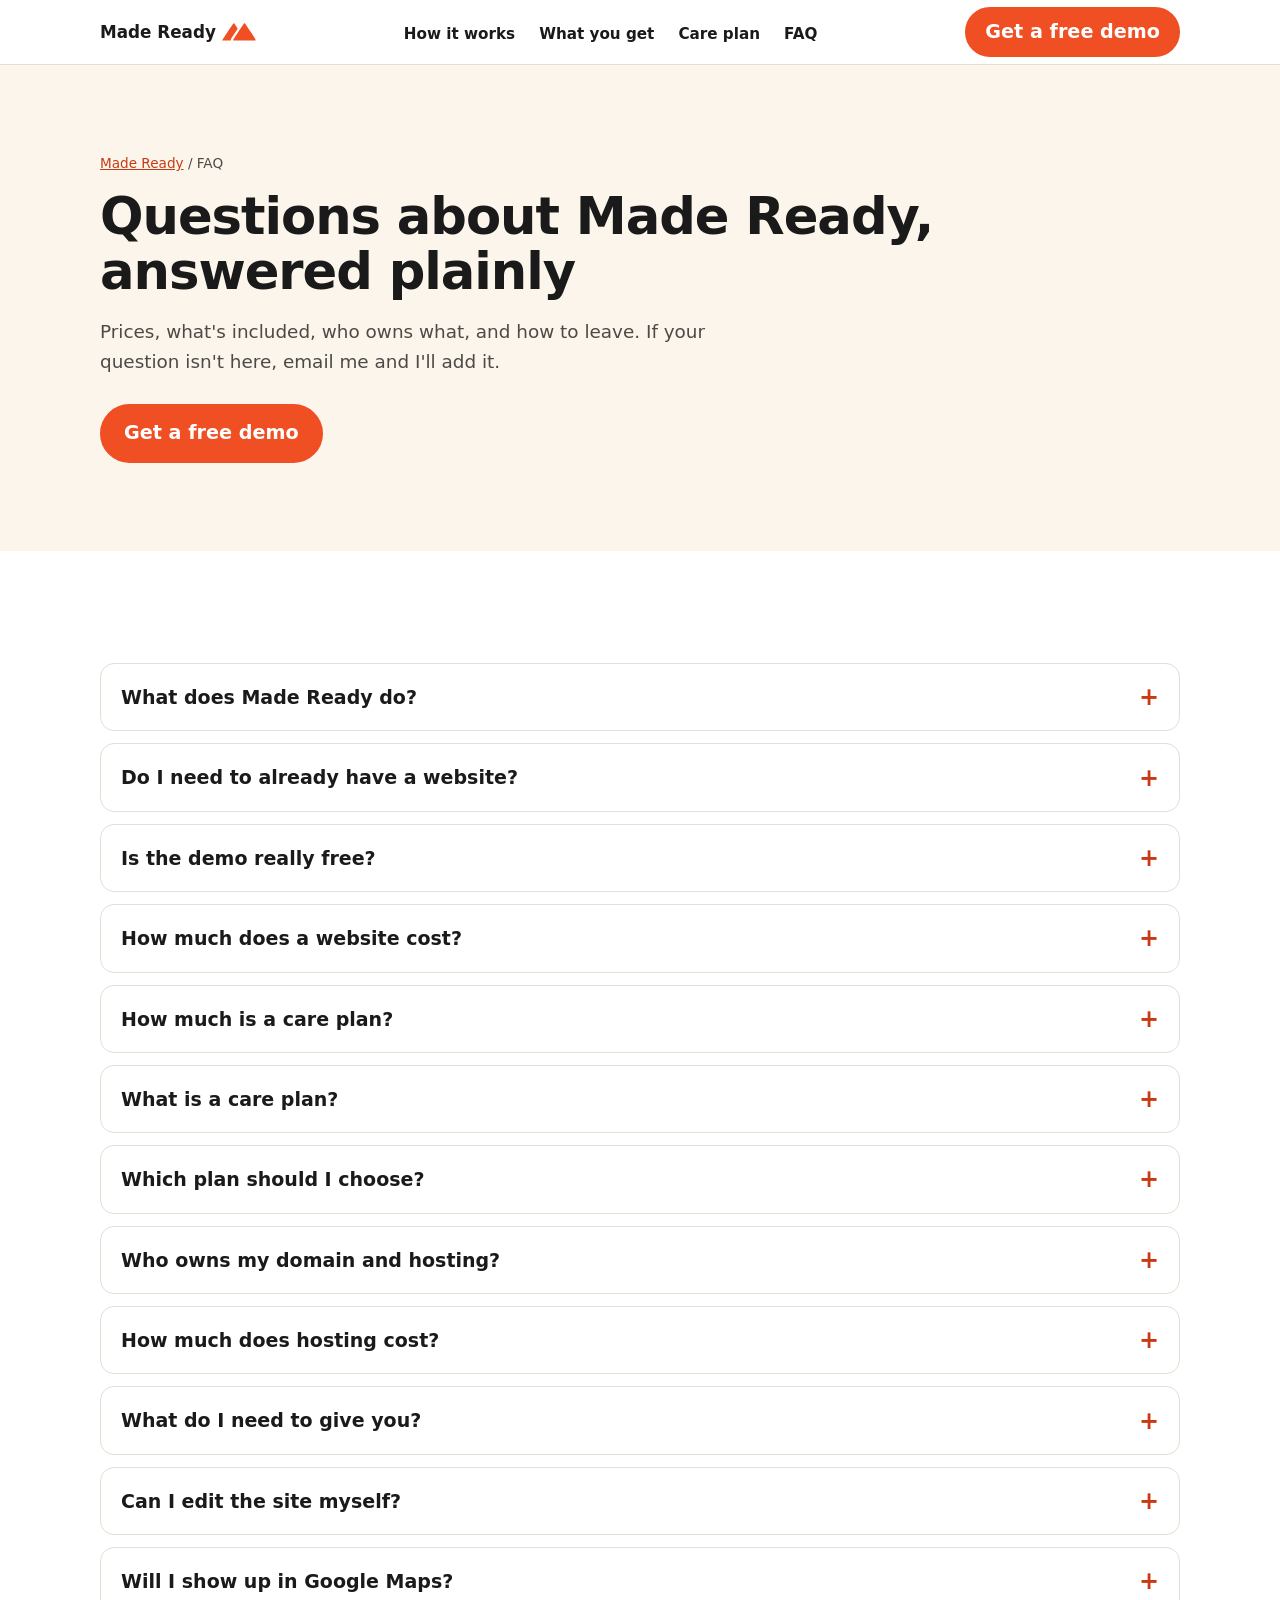
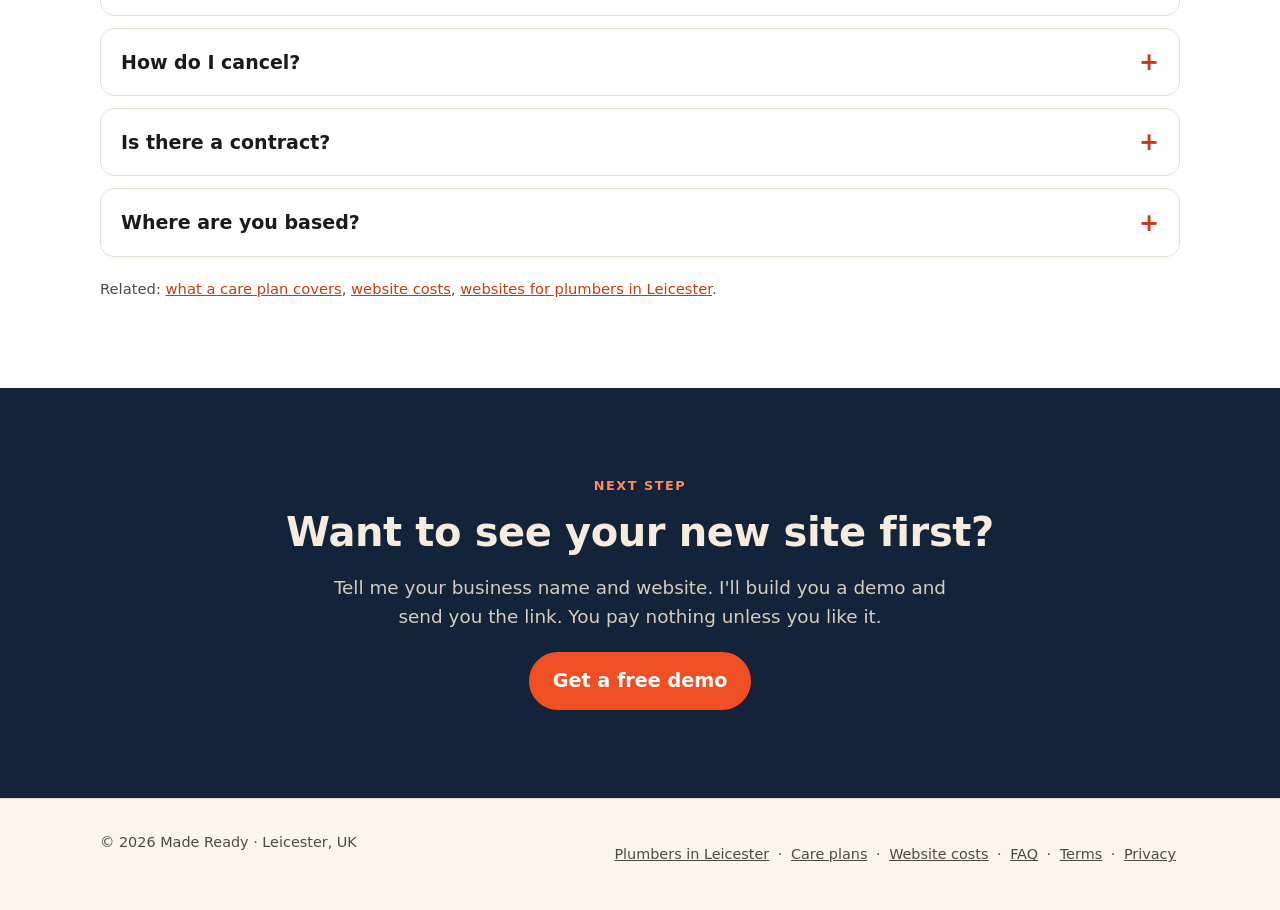
<file: faq/index.html>
<!doctype html>
<html lang="en-GB">
<head>
<meta charset="utf-8">
<meta name="viewport" content="width=device-width, initial-scale=1">
<meta name="robots" content="noindex, nofollow"><!-- TEMP-NOINDEX: remove before launch -->
<title>FAQ: website redesigns and care plans | Made Ready</title>
<meta name="description" content="Straight answers on Made Ready: free demo, prices from £350, care plans from £45 a month, who owns your domain and hosting, and how to cancel.">
<link rel="canonical" href="https://madeready.co/faq/">
<meta property="og:title" content="FAQ: website redesigns and care plans | Made Ready">
<meta property="og:description" content="Straight answers on Made Ready: free demo, prices from £350, care plans from £45 a month, who owns your domain and hosting, and how to cancel.">
<meta property="og:type" content="website">
<meta property="og:url" content="https://madeready.co/faq/">
<meta property="og:site_name" content="Made Ready">
<meta property="og:locale" content="en_GB">
<meta property="og:image" content="https://madeready.co/images/og-share.jpg">
<meta property="og:image:width" content="1200">
<meta property="og:image:height" content="630">
<meta name="twitter:card" content="summary_large_image">
<meta name="twitter:title" content="FAQ: website redesigns and care plans | Made Ready">
<meta name="twitter:description" content="Straight answers on Made Ready: free demo, prices from £350, care plans from £45 a month, who owns your domain and hosting, and how to cancel.">
<meta name="twitter:image" content="https://madeready.co/images/og-share.jpg">
<meta name="theme-color" content="#FBF5EC">
<link rel="icon" href="/images/favicon.ico" sizes="any">
<link rel="icon" type="image/png" sizes="192x192" href="/images/android-chrome-192x192.png">
<link rel="apple-touch-icon" href="/images/apple-touch-icon.png">
<link rel="manifest" href="/site.webmanifest">
<link rel="stylesheet" href="/styles.css">
<script type="application/ld+json">{"@context":"https://schema.org","@graph":[{"@type":"BreadcrumbList","itemListElement":[{"@type":"ListItem","position":1,"name":"Made Ready","item":"https://madeready.co/"},{"@type":"ListItem","position":2,"name":"FAQ","item":"https://madeready.co/faq/"}]},{"@type":"FAQPage","mainEntity":[{"@type":"Question","name":"What does Made Ready do?","acceptedAnswer":{"@type":"Answer","text":"I build websites for small UK trades, starting with plumbers and heating engineers. I build a free demo of your new site first. If you like it, I launch it on your own hosting and domain, then look after it for a monthly fee."}},{"@type":"Question","name":"Do I need to already have a website?","acceptedAnswer":{"@type":"Answer","text":"No. A weak, old or Wix site is fine. A fresh Made Ready site is built for you and your content is moved across. No site at all is fine too."}},{"@type":"Question","name":"Is the demo really free?","acceptedAnswer":{"@type":"Answer","text":"Yes. I build it first, you look at it, and you pay nothing if you say no. Demos are not public and are deleted within 30 days if you don't go ahead."}},{"@type":"Question","name":"How much does a website cost?","acceptedAnswer":{"@type":"Answer","text":"A one-page site is from £350 and a site of up to 5 pages is from £750. Extra work is £35 an hour. I quote the exact price after you've seen your demo. See the full cost breakdown."}},{"@type":"Question","name":"How much is a care plan?","acceptedAnswer":{"@type":"Answer","text":"Care plans are £45 (Essential), £75 (Standard) or £120 (Premium) a month. See what each one covers."}},{"@type":"Question","name":"What is a care plan?","acceptedAnswer":{"@type":"Answer","text":"A monthly plan where I keep your WordPress site updated, secure and backed up, watch for downtime, and send you a monthly report. Standard and Premium also look after your Google Maps listing and include minutes of edits each month. Hosting is not included."}},{"@type":"Question","name":"Which plan should I choose?","acceptedAnswer":{"@type":"Answer","text":"Start with Standard. It includes your Google Maps listing and 30 minutes of edits a month. Choose Essential if you'll never need changes or Google help, and Premium if you want edits and answers fast."}},{"@type":"Question","name":"Who owns my domain and hosting?","acceptedAnswer":{"@type":"Answer","text":"You do. You sign up with the host and pay them directly, and I'll help you choose and set it up. I never host your live site and I'm not your hosting provider. That means you can walk away at any time and keep everything."}},{"@type":"Question","name":"How much does hosting cost?","acceptedAnswer":{"@type":"Answer","text":"Usually £5 to £15 a month, paid directly to your host. It isn't part of my care plan."}},{"@type":"Question","name":"What do I need to give you?","acceptedAnswer":{"@type":"Answer","text":"Your logo if you have one, your services, the areas you cover, and a few photos of your work. I can use what is on your current site and tighten it."}},{"@type":"Question","name":"Can I edit the site myself?","acceptedAnswer":{"@type":"Answer","text":"Yes, simple text and photo changes are easy and I show you how. Or send them to me. Standard and Premium plans include minutes of edits each month. Email me your requests and I do them in a weekly batch. On Essential, edits are charged hourly."}},{"@type":"Question","name":"Will I show up in Google Maps?","acceptedAnswer":{"@type":"Answer","text":"Standard and Premium plans include setting up and looking after your Google Business Profile, the listing people see in Google Maps. I add your services, area, hours and photos, help you ask happy customers for reviews, and reply to them for you. You stay the owner and add me as a manager. I can't promise a ranking, and I never write or buy reviews. They have to come from your real customers."}},{"@type":"Question","name":"How do I cancel?","acceptedAnswer":{"@type":"Answer","text":"Email me and say you want to stop. Care plans roll monthly, so you give 30 days' notice and I stop billing at the end of that notice. There is no cancellation fee. You keep your domain, your hosting and your site. See the full terms."}},{"@type":"Question","name":"Is there a contract?","acceptedAnswer":{"@type":"Answer","text":"No long contract. Care plans roll monthly and you give 30 days' notice to stop. I'll put the terms in writing before you pay anything."}},{"@type":"Question","name":"Where are you based?","acceptedAnswer":{"@type":"Answer","text":"Leicester. I work with small trades across the UK, and everything can be done online."}}]}]}</script>
</head>
<body>
<a class="skip" href="#main">Skip to content</a>
<header><div class="wrap bar">
<a class="logo" href="/" aria-label="Made Ready home">Made Ready <svg version="1.0" xmlns="http://www.w3.org/2000/svg"
 width="34" height="34" aria-hidden="true" viewBox="0 0 411 216"
 preserveAspectRatio="xMidYMid meet" color="#F04E23">
    <g transform="translate(0,216) scale(0.1,-0.1)"
    fill="currentColor" stroke="none">
    <path class="mk mk-big" d="M2681 2124 c-19 -8 -42 -25 -50 -37 -142 -201 -1291 -1957 -1291
    -1973 0 -12 9 -33 21 -48 l20 -26 1319 0 c1243 0 1319 1 1340 18 13 10 23 33
    26 57 6 39 -12 67 -629 1015 -707 1087 -666 1033 -756 994z"/>
    <path class="mk mk-small" d="M1381 2108 c-20 -15 -264 -368 -681 -990 -700 -1040 -680 -1008 -630
    -1058 19 -19 33 -20 509 -20 l489 0 4 88 c3 63 10 98 26 129 12 24 198 308
    412 631 l390 589 -186 304 c-102 167 -197 314 -211 327 -15 13 -37 22 -57 22
    -18 0 -47 -10 -65 -22z"/>
    </g>
</svg></a>
<nav aria-label="Primary" id="site-menu"><ul><li><a href="/#how">How it works</a></li><li><a href="/#included">What you get</a></li><li><a href="/#care">Care plan</a></li><li><a href="/#faq">FAQ</a></li></ul></nav>
<a class="btn sm" href="/#contact">Get a free demo</a>
<button type="button" class="menu-toggle" aria-expanded="false" aria-controls="site-menu" aria-label="Open menu"><span class="bars" aria-hidden="true"></span></button>
</div></header>
<main id="main">
<section class="hero"><div class="wrap">
<p class="crumbs"><a href="/">Made Ready</a> / FAQ</p>
<h1 class="h1s">Questions about Made Ready, answered plainly</h1>
<p class="lede">Prices, what's included, who owns what, and how to leave. If your question isn't here, email me and I'll add it.</p>
<div class="actions"><a class="btn" href="/#contact">Get a free demo</a></div>
</div></section>
<section style="background:#fff"><div class="wrap">
<details><summary>What does Made Ready do?</summary><p>I build websites for small UK trades, starting with plumbers and heating engineers. I build a free demo of your new site first. If you like it, I launch it on your own hosting and domain, then look after it for a monthly fee.</p></details><details><summary>Do I need to already have a website?</summary><p>No. A weak, old or Wix site is fine. A fresh Made Ready site is built for you and your content is moved across. No site at all is fine too.</p></details><details><summary>Is the demo really free?</summary><p>Yes. I build it first, you look at it, and you pay nothing if you say no. Demos are not public and are deleted within 30 days if you don't go ahead.</p></details><details><summary>How much does a website cost?</summary><p>A one-page site is from £350 and a site of up to 5 pages is from £750. Extra work is £35 an hour. I quote the exact price after you've seen your demo. <a href="/website-cost-for-trades/">See the full cost breakdown</a>.</p></details><details><summary>How much is a care plan?</summary><p>Care plans are £45 (Essential), £75 (Standard) or £120 (Premium) a month. <a href="/care-plan/">See what each one covers</a>.</p></details><details><summary>What is a care plan?</summary><p>A monthly plan where I keep your WordPress site updated, secure and backed up, watch for downtime, and send you a monthly report. Standard and Premium also look after your Google Maps listing and include minutes of edits each month. Hosting is not included.</p></details><details><summary>Which plan should I choose?</summary><p>Start with Standard. It includes your Google Maps listing and 30 minutes of edits a month. Choose Essential if you'll never need changes or Google help, and Premium if you want edits and answers fast.</p></details><details><summary>Who owns my domain and hosting?</summary><p>You do. You sign up with the host and pay them directly, and I'll help you choose and set it up. I never host your live site and I'm not your hosting provider. That means you can walk away at any time and keep everything.</p></details><details><summary>How much does hosting cost?</summary><p>Usually £5 to £15 a month, paid directly to your host. It isn't part of my care plan.</p></details><details><summary>What do I need to give you?</summary><p>Your logo if you have one, your services, the areas you cover, and a few photos of your work. I can use what is on your current site and tighten it.</p></details><details><summary>Can I edit the site myself?</summary><p>Yes, simple text and photo changes are easy and I show you how. Or send them to me. Standard and Premium plans include minutes of edits each month. Email me your requests and I do them in a weekly batch. On Essential, edits are charged hourly.</p></details><details><summary>Will I show up in Google Maps?</summary><p>Standard and Premium plans include setting up and looking after your Google Business Profile, the listing people see in Google Maps. I add your services, area, hours and photos, help you ask happy customers for reviews, and reply to them for you. You stay the owner and add me as a manager. I can't promise a ranking, and I never write or buy reviews. They have to come from your real customers.</p></details><details><summary>How do I cancel?</summary><p>Email me and say you want to stop. Care plans roll monthly, so you give 30 days' notice and I stop billing at the end of that notice. There is no cancellation fee. You keep your domain, your hosting and your site. <a href="/terms.html">See the full terms</a>.</p></details><details><summary>Is there a contract?</summary><p>No long contract. Care plans roll monthly and you give 30 days' notice to stop. I'll put the terms in writing before you pay anything.</p></details><details><summary>Where are you based?</summary><p>Leicester. I work with small trades across the UK, and everything can be done online.</p></details>
<p class="small">Related: <a href="/care-plan/">what a care plan covers</a>, <a href="/website-cost-for-trades/">website costs</a>, <a href="/websites-for-plumbers-leicester/">websites for plumbers in Leicester</a>.</p>
</div></section>
<section class="dark contact"><div class="wrap">
<p class="eyebrow">Next step</p>
<h2>Want to see your new site first?</h2>
<p class="lede">Tell me your business name and website. I'll build you a demo and send you the link. You pay nothing unless you like it.</p>
<div class="actions"><a class="btn" href="/#contact">Get a free demo</a></div>
</div></section>
</main>
<footer><div class="wrap"><p>© 2026 Made Ready · Leicester, UK</p><p><a href="/websites-for-plumbers-leicester/">Plumbers in Leicester</a> · <a href="/care-plan/">Care plans</a> · <a href="/website-cost-for-trades/">Website costs</a> · <a href="/faq/">FAQ</a> · <a href="/terms.html">Terms</a> · <a href="/privacy.html">Privacy</a></p></div></footer>
<script src="/nav.js" defer></script>
</body></html>
</file>
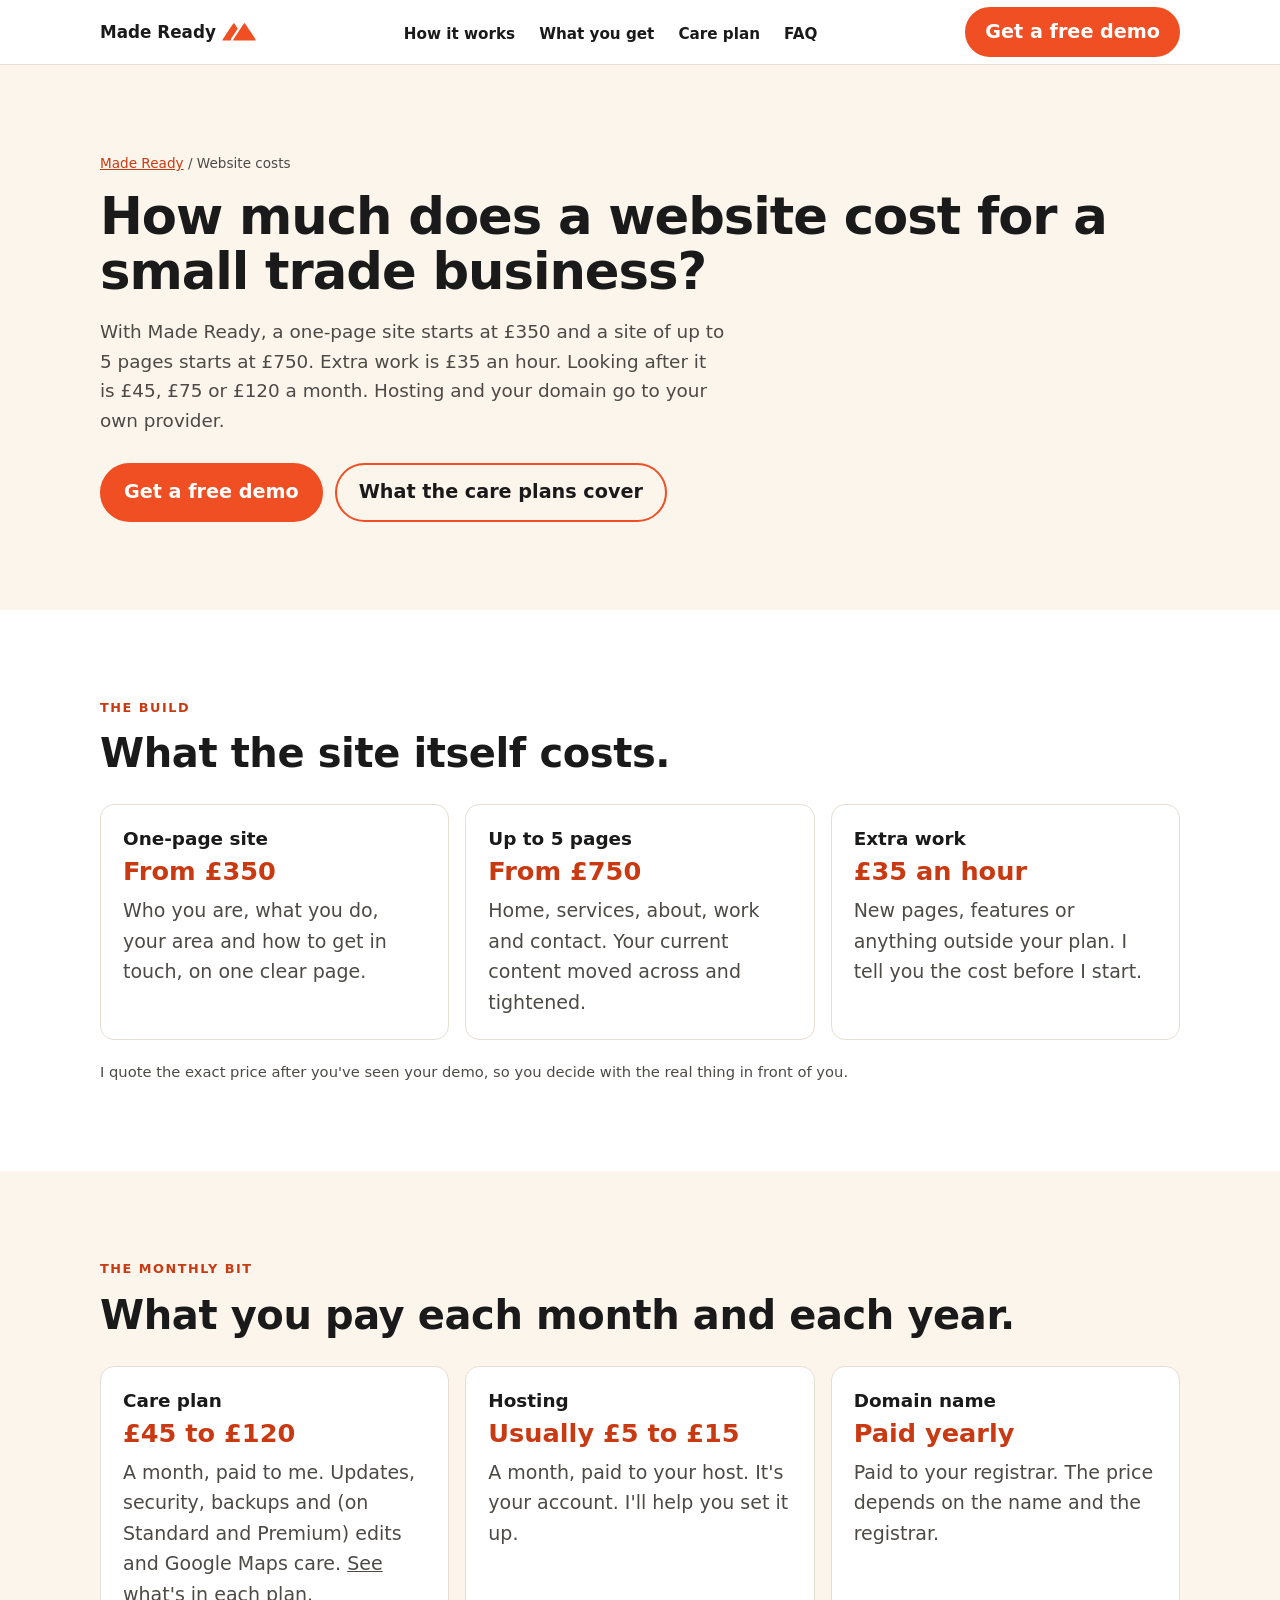
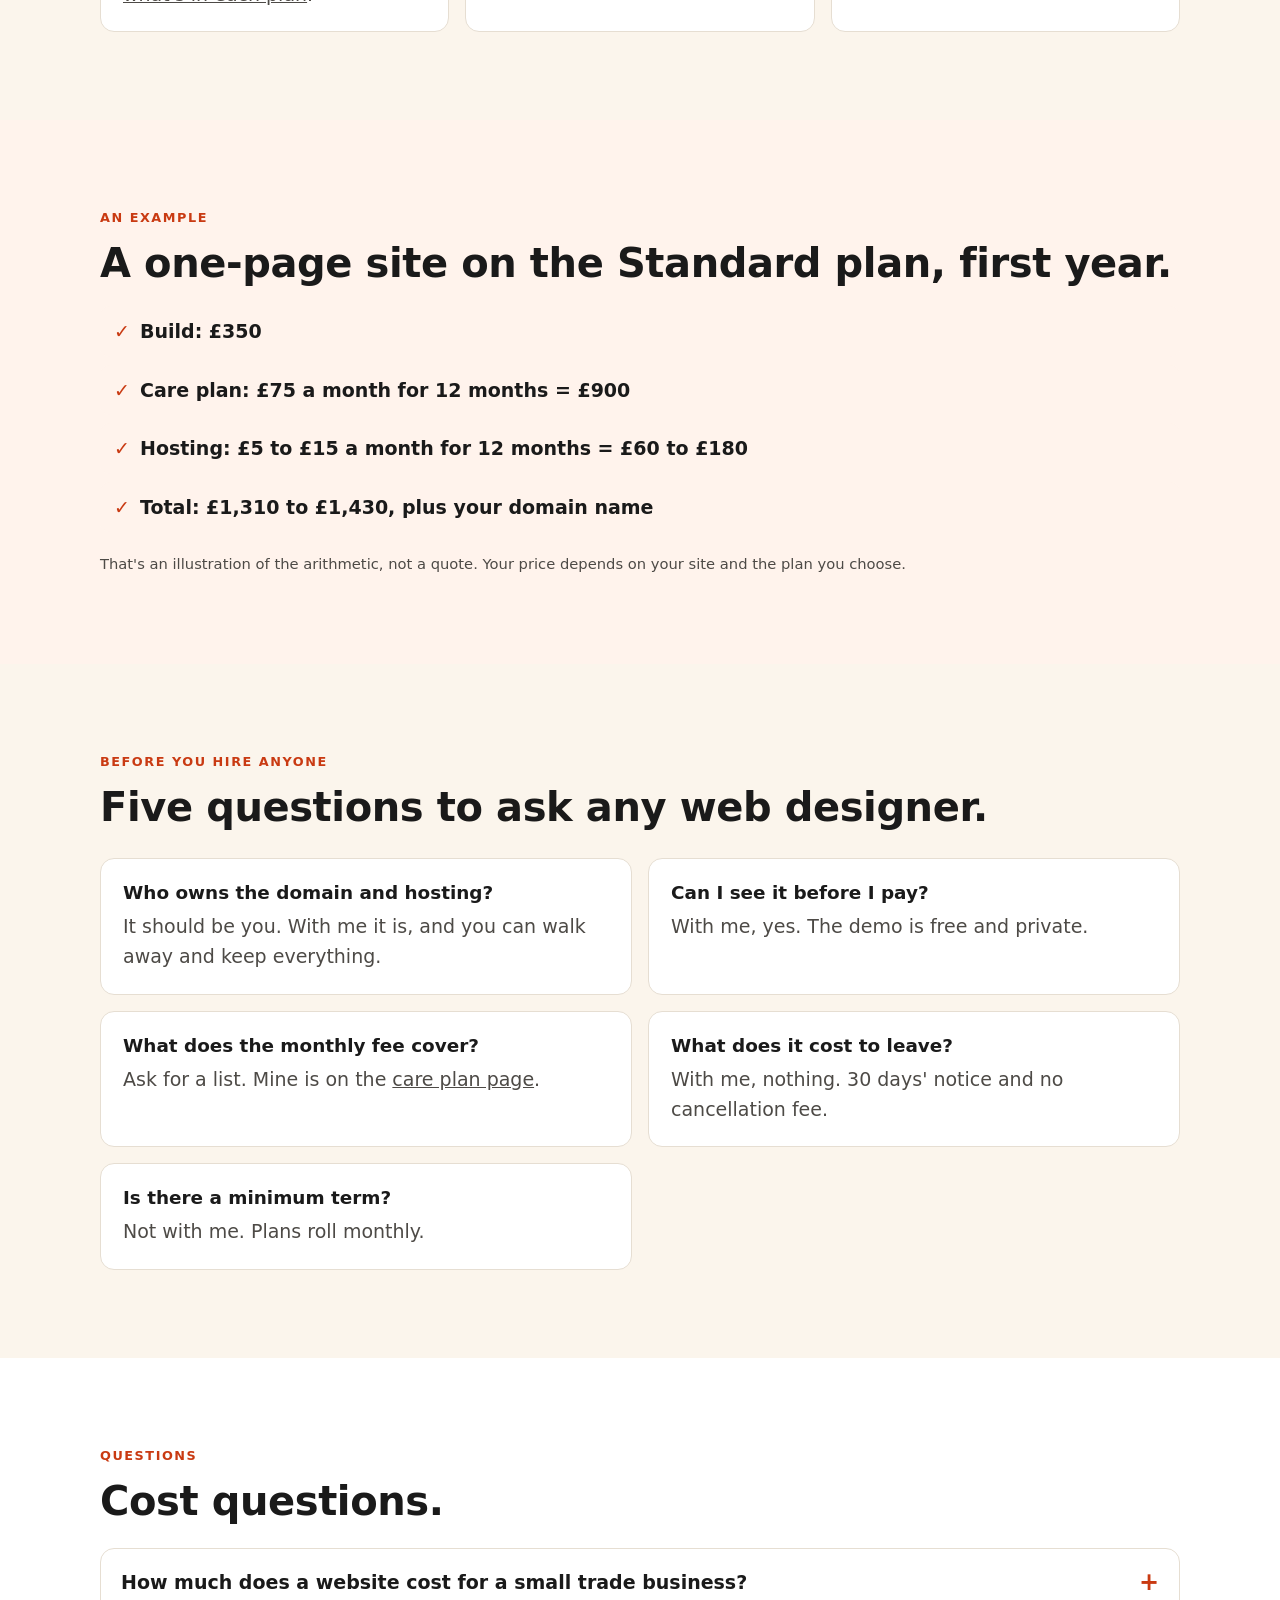
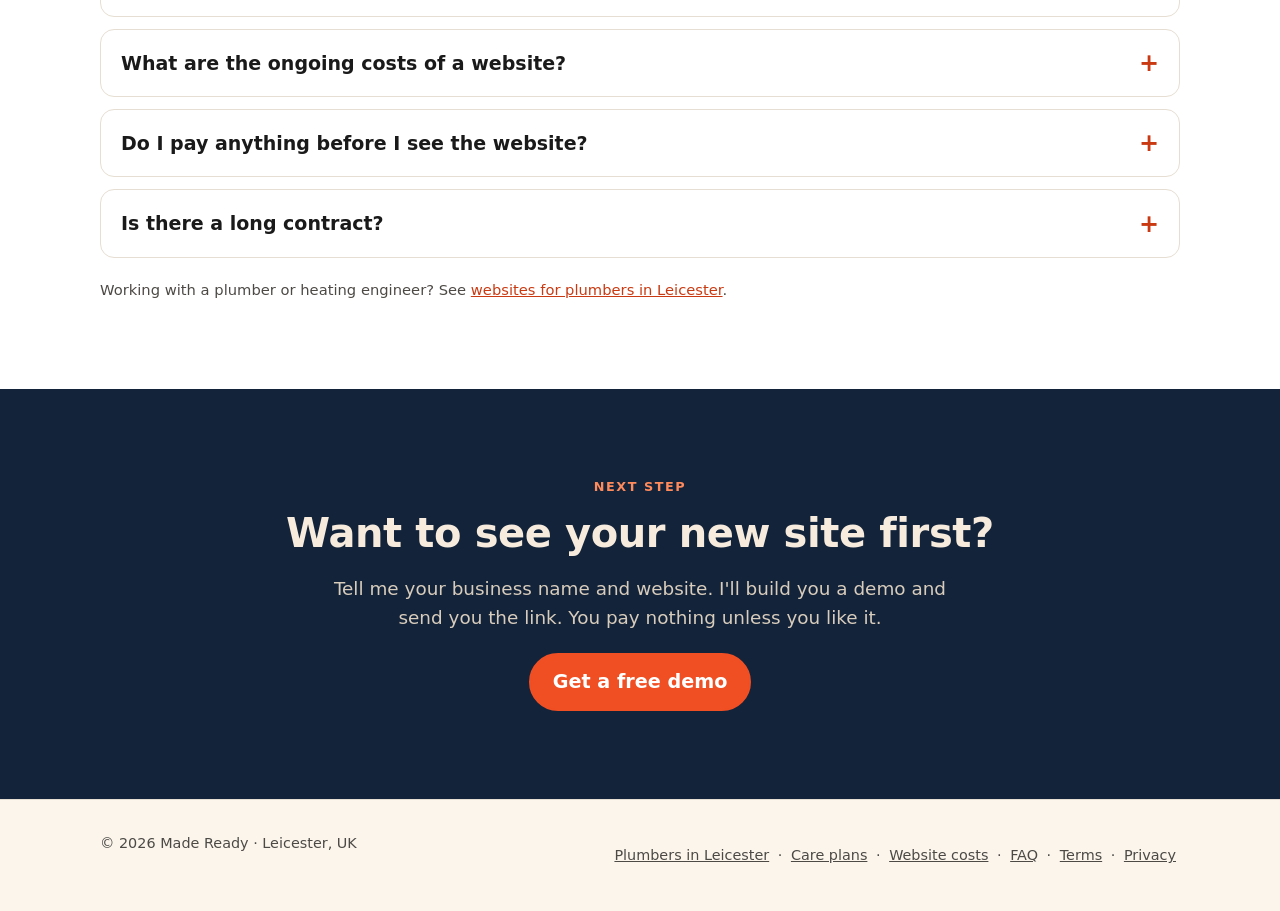
<file: website-cost-for-trades/index.html>
<!doctype html>
<html lang="en-GB">
<head>
<meta charset="utf-8">
<meta name="viewport" content="width=device-width, initial-scale=1">
<meta name="robots" content="noindex, nofollow"><!-- TEMP-NOINDEX: remove before launch -->
<title>Website cost for small trades, UK | Made Ready</title>
<meta name="description" content="What a website costs for a small UK trade business: one page from £350, up to 5 pages from £750, care plans £45 to £120 a month. Free demo first.">
<link rel="canonical" href="https://madeready.co/website-cost-for-trades/">
<meta property="og:title" content="Website cost for small trades, UK | Made Ready">
<meta property="og:description" content="What a website costs for a small UK trade business: one page from £350, up to 5 pages from £750, care plans £45 to £120 a month. Free demo first.">
<meta property="og:type" content="website">
<meta property="og:url" content="https://madeready.co/website-cost-for-trades/">
<meta property="og:site_name" content="Made Ready">
<meta property="og:locale" content="en_GB">
<meta property="og:image" content="https://madeready.co/images/og-share.jpg">
<meta property="og:image:width" content="1200">
<meta property="og:image:height" content="630">
<meta name="twitter:card" content="summary_large_image">
<meta name="twitter:title" content="Website cost for small trades, UK | Made Ready">
<meta name="twitter:description" content="What a website costs for a small UK trade business: one page from £350, up to 5 pages from £750, care plans £45 to £120 a month. Free demo first.">
<meta name="twitter:image" content="https://madeready.co/images/og-share.jpg">
<meta name="theme-color" content="#FBF5EC">
<link rel="icon" href="/images/favicon.ico" sizes="any">
<link rel="icon" type="image/png" sizes="192x192" href="/images/android-chrome-192x192.png">
<link rel="apple-touch-icon" href="/images/apple-touch-icon.png">
<link rel="manifest" href="/site.webmanifest">
<link rel="stylesheet" href="/styles.css">
<script type="application/ld+json">{"@context":"https://schema.org","@graph":[{"@type":"BreadcrumbList","itemListElement":[{"@type":"ListItem","position":1,"name":"Made Ready","item":"https://madeready.co/"},{"@type":"ListItem","position":2,"name":"Website costs","item":"https://madeready.co/website-cost-for-trades/"}]},{"@type":"FAQPage","mainEntity":[{"@type":"Question","name":"How much does a website cost for a small trade business?","acceptedAnswer":{"@type":"Answer","text":"With Made Ready, a one-page site is from £350 and a site of up to 5 pages is from £750. Extra work is £35 an hour. I quote the exact price after you've seen your demo."}},{"@type":"Question","name":"What are the ongoing costs of a website?","acceptedAnswer":{"@type":"Answer","text":"Three things: my care plan (£45, £75 or £120 a month), your hosting (usually £5 to £15 a month, paid to your host) and your domain name (paid to your registrar once a year)."}},{"@type":"Question","name":"Do I pay anything before I see the website?","acceptedAnswer":{"@type":"Answer","text":"No. The demo is free. You only pay if you like it and want it live."}},{"@type":"Question","name":"Is there a long contract?","acceptedAnswer":{"@type":"Answer","text":"No. Care plans roll monthly and you give 30 days' notice to stop. I'll put the terms in writing before you pay anything."}}]}]}</script>
</head>
<body>
<a class="skip" href="#main">Skip to content</a>
<header><div class="wrap bar">
<a class="logo" href="/" aria-label="Made Ready home">Made Ready <svg version="1.0" xmlns="http://www.w3.org/2000/svg"
 width="34" height="34" aria-hidden="true" viewBox="0 0 411 216"
 preserveAspectRatio="xMidYMid meet" color="#F04E23">
    <g transform="translate(0,216) scale(0.1,-0.1)"
    fill="currentColor" stroke="none">
    <path class="mk mk-big" d="M2681 2124 c-19 -8 -42 -25 -50 -37 -142 -201 -1291 -1957 -1291
    -1973 0 -12 9 -33 21 -48 l20 -26 1319 0 c1243 0 1319 1 1340 18 13 10 23 33
    26 57 6 39 -12 67 -629 1015 -707 1087 -666 1033 -756 994z"/>
    <path class="mk mk-small" d="M1381 2108 c-20 -15 -264 -368 -681 -990 -700 -1040 -680 -1008 -630
    -1058 19 -19 33 -20 509 -20 l489 0 4 88 c3 63 10 98 26 129 12 24 198 308
    412 631 l390 589 -186 304 c-102 167 -197 314 -211 327 -15 13 -37 22 -57 22
    -18 0 -47 -10 -65 -22z"/>
    </g>
</svg></a>
<nav aria-label="Primary" id="site-menu"><ul><li><a href="/#how">How it works</a></li><li><a href="/#included">What you get</a></li><li><a href="/#care">Care plan</a></li><li><a href="/#faq">FAQ</a></li></ul></nav>
<a class="btn sm" href="/#contact">Get a free demo</a>
<button type="button" class="menu-toggle" aria-expanded="false" aria-controls="site-menu" aria-label="Open menu"><span class="bars" aria-hidden="true"></span></button>
</div></header>
<main id="main">
<section class="hero"><div class="wrap">
<p class="crumbs"><a href="/">Made Ready</a> / Website costs</p>
<h1 class="h1s">How much does a website cost for a small trade business?</h1>
<p class="lede">With Made Ready, a one-page site starts at £350 and a site of up to 5 pages starts at £750. Extra work is £35 an hour. Looking after it is £45, £75 or £120 a month. Hosting and your domain go to your own provider.</p>
<div class="actions"><a class="btn" href="/#contact">Get a free demo</a><a class="btn ghost" href="/care-plan/">What the care plans cover</a></div>
</div></section>
<section style="background:#fff"><div class="wrap">
<p class="eyebrow">The build</p>
<h2>What the site itself costs.</h2>
<div class="grid three">
<div class="card"><h3>One-page site</h3><p class="price-fig">From £350</p><p>Who you are, what you do, your area and how to get in touch, on one clear page.</p></div>
<div class="card"><h3>Up to 5 pages</h3><p class="price-fig">From £750</p><p>Home, services, about, work and contact. Your current content moved across and tightened.</p></div>
<div class="card"><h3>Extra work</h3><p class="price-fig">£35 an hour</p><p>New pages, features or anything outside your plan. I tell you the cost before I start.</p></div>
</div>
<p class="small">I quote the exact price after you've seen your demo, so you decide with the real thing in front of you.</p>
</div></section>

<section><div class="wrap">
<p class="eyebrow">The monthly bit</p>
<h2>What you pay each month and each year.</h2>
<div class="grid three">
<div class="card"><h3>Care plan</h3><p class="price-fig">£45 to £120</p><p>A month, paid to me. Updates, security, backups and (on Standard and Premium) edits and Google Maps care. <a href="/care-plan/">See what's in each plan</a>.</p></div>
<div class="card"><h3>Hosting</h3><p class="price-fig">Usually £5 to £15</p><p>A month, paid to your host. It's your account. I'll help you set it up.</p></div>
<div class="card"><h3>Domain name</h3><p class="price-fig">Paid yearly</p><p>Paid to your registrar. The price depends on the name and the registrar.</p></div>
</div>
</div></section>

<section style="background:var(--tint)"><div class="wrap">
<p class="eyebrow">An example</p>
<h2>A one-page site on the Standard plan, first year.</h2>
<ul class="facts">
<li>Build: £350</li>
<li>Care plan: £75 a month for 12 months = £900</li>
<li>Hosting: £5 to £15 a month for 12 months = £60 to £180</li>
<li>Total: £1,310 to £1,430, plus your domain name</li>
</ul>
<p class="small">That's an illustration of the arithmetic, not a quote. Your price depends on your site and the plan you choose.</p>
</div></section>

<section><div class="wrap">
<p class="eyebrow">Before you hire anyone</p>
<h2>Five questions to ask any web designer.</h2>
<div class="grid two">
<div class="card"><h3>Who owns the domain and hosting?</h3><p>It should be you. With me it is, and you can walk away and keep everything.</p></div>
<div class="card"><h3>Can I see it before I pay?</h3><p>With me, yes. The demo is free and private.</p></div>
<div class="card"><h3>What does the monthly fee cover?</h3><p>Ask for a list. Mine is on the <a href="/care-plan/">care plan page</a>.</p></div>
<div class="card"><h3>What does it cost to leave?</h3><p>With me, nothing. 30 days' notice and no cancellation fee.</p></div>
<div class="card"><h3>Is there a minimum term?</h3><p>Not with me. Plans roll monthly.</p></div>
</div>
</div></section>

<section style="background:#fff"><div class="wrap">
<p class="eyebrow">Questions</p>
<h2>Cost questions.</h2>
<details><summary>How much does a website cost for a small trade business?</summary><p>With Made Ready, a one-page site is from £350 and a site of up to 5 pages is from £750. Extra work is £35 an hour. I quote the exact price after you've seen your demo.</p></details><details><summary>What are the ongoing costs of a website?</summary><p>Three things: my care plan (£45, £75 or £120 a month), your hosting (usually £5 to £15 a month, paid to your host) and your domain name (paid to your registrar once a year).</p></details><details><summary>Do I pay anything before I see the website?</summary><p>No. The demo is free. You only pay if you like it and want it live.</p></details><details><summary>Is there a long contract?</summary><p>No. Care plans roll monthly and you give 30 days' notice to stop. I'll put the terms in writing before you pay anything.</p></details>
<p class="small">Working with a plumber or heating engineer? See <a href="/websites-for-plumbers-leicester/">websites for plumbers in Leicester</a>.</p>
</div></section>
<section class="dark contact"><div class="wrap">
<p class="eyebrow">Next step</p>
<h2>Want to see your new site first?</h2>
<p class="lede">Tell me your business name and website. I'll build you a demo and send you the link. You pay nothing unless you like it.</p>
<div class="actions"><a class="btn" href="/#contact">Get a free demo</a></div>
</div></section>
</main>
<footer><div class="wrap"><p>© 2026 Made Ready · Leicester, UK</p><p><a href="/websites-for-plumbers-leicester/">Plumbers in Leicester</a> · <a href="/care-plan/">Care plans</a> · <a href="/website-cost-for-trades/">Website costs</a> · <a href="/faq/">FAQ</a> · <a href="/terms.html">Terms</a> · <a href="/privacy.html">Privacy</a></p></div></footer>
<script src="/nav.js" defer></script>
</body></html>
</file>
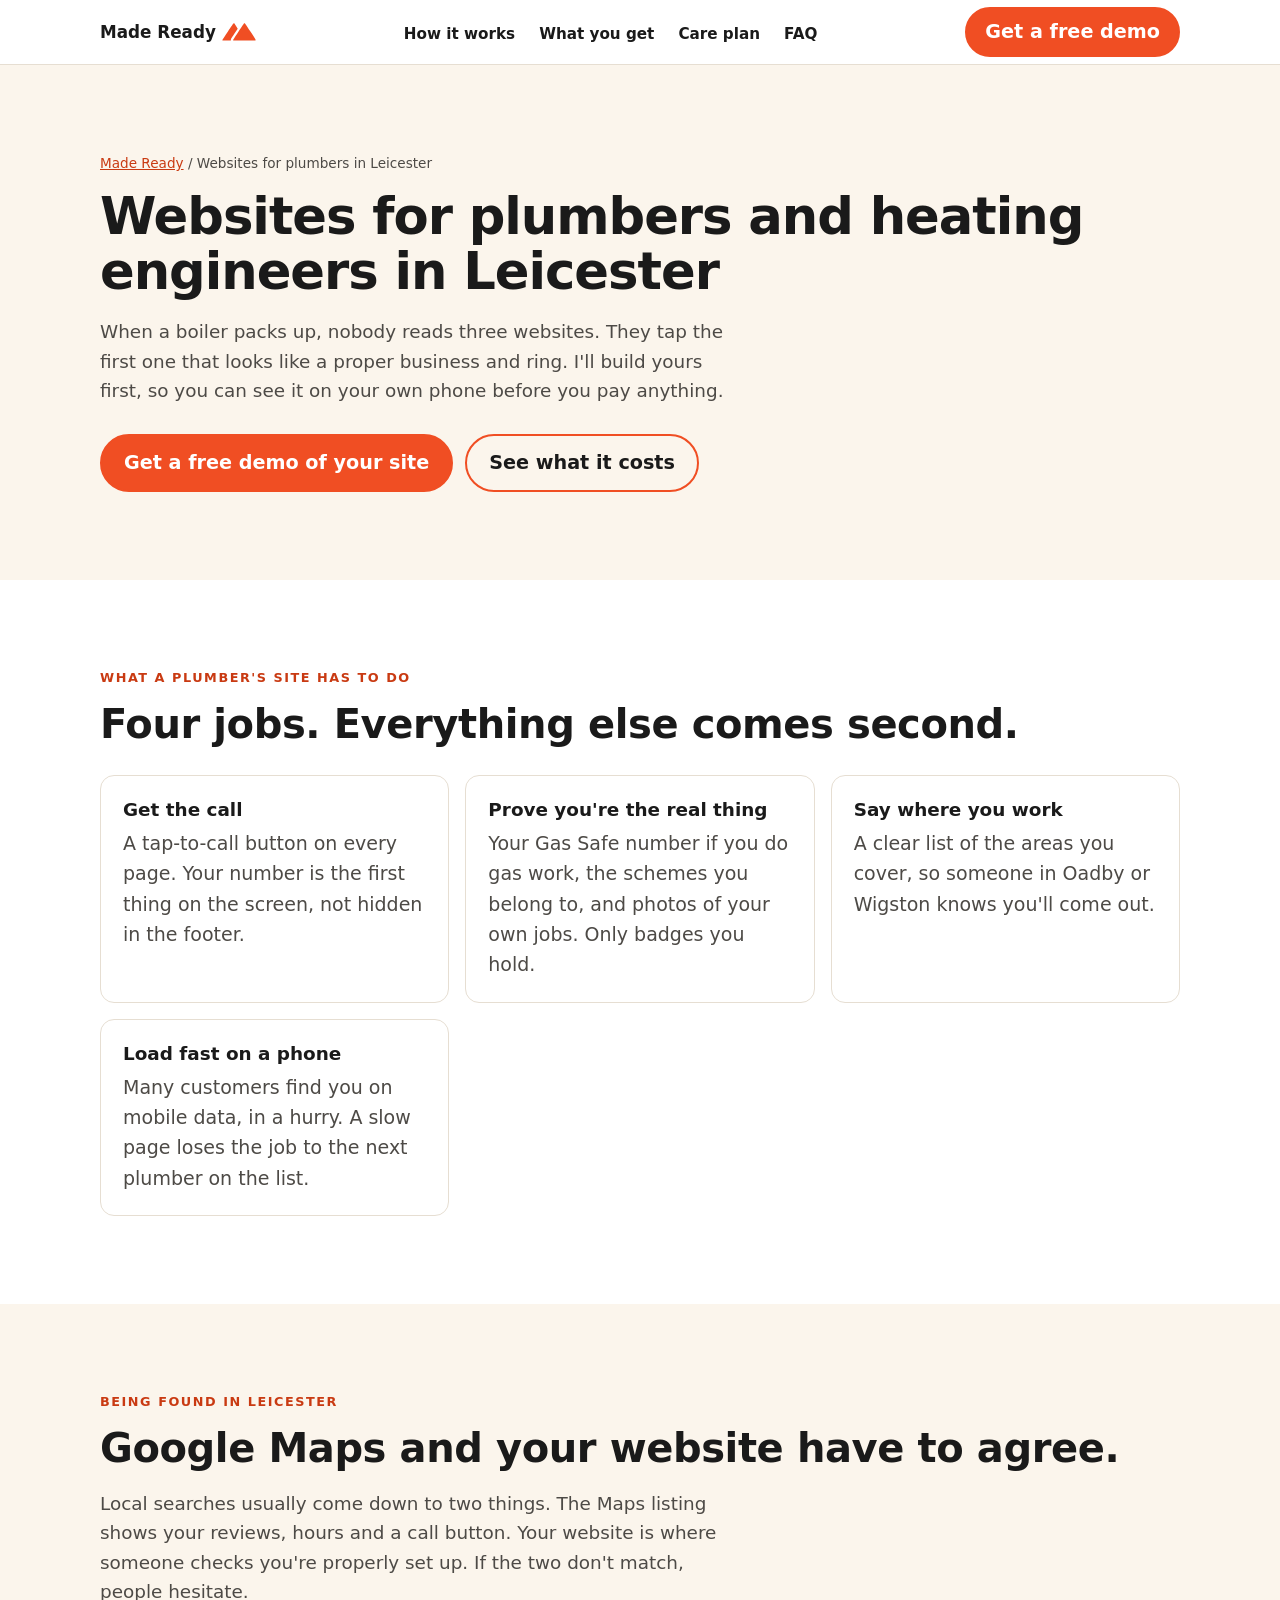
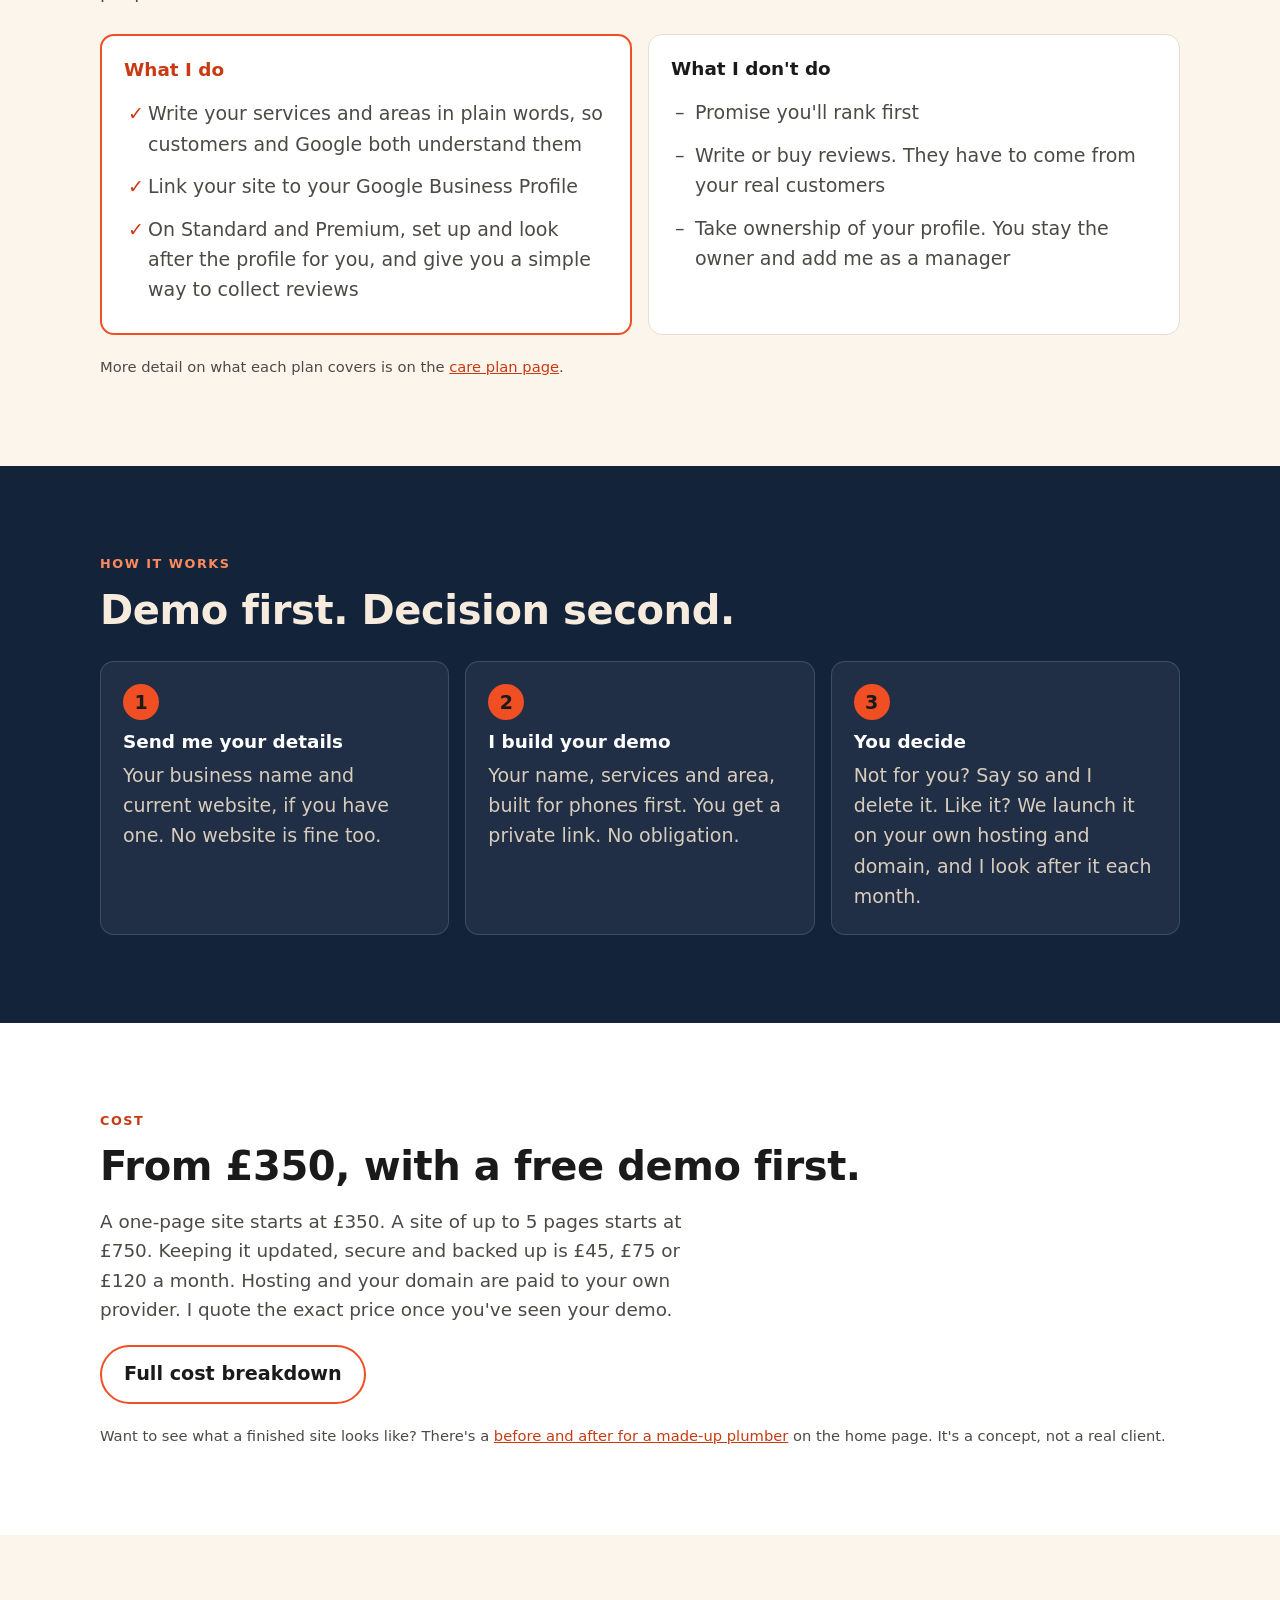
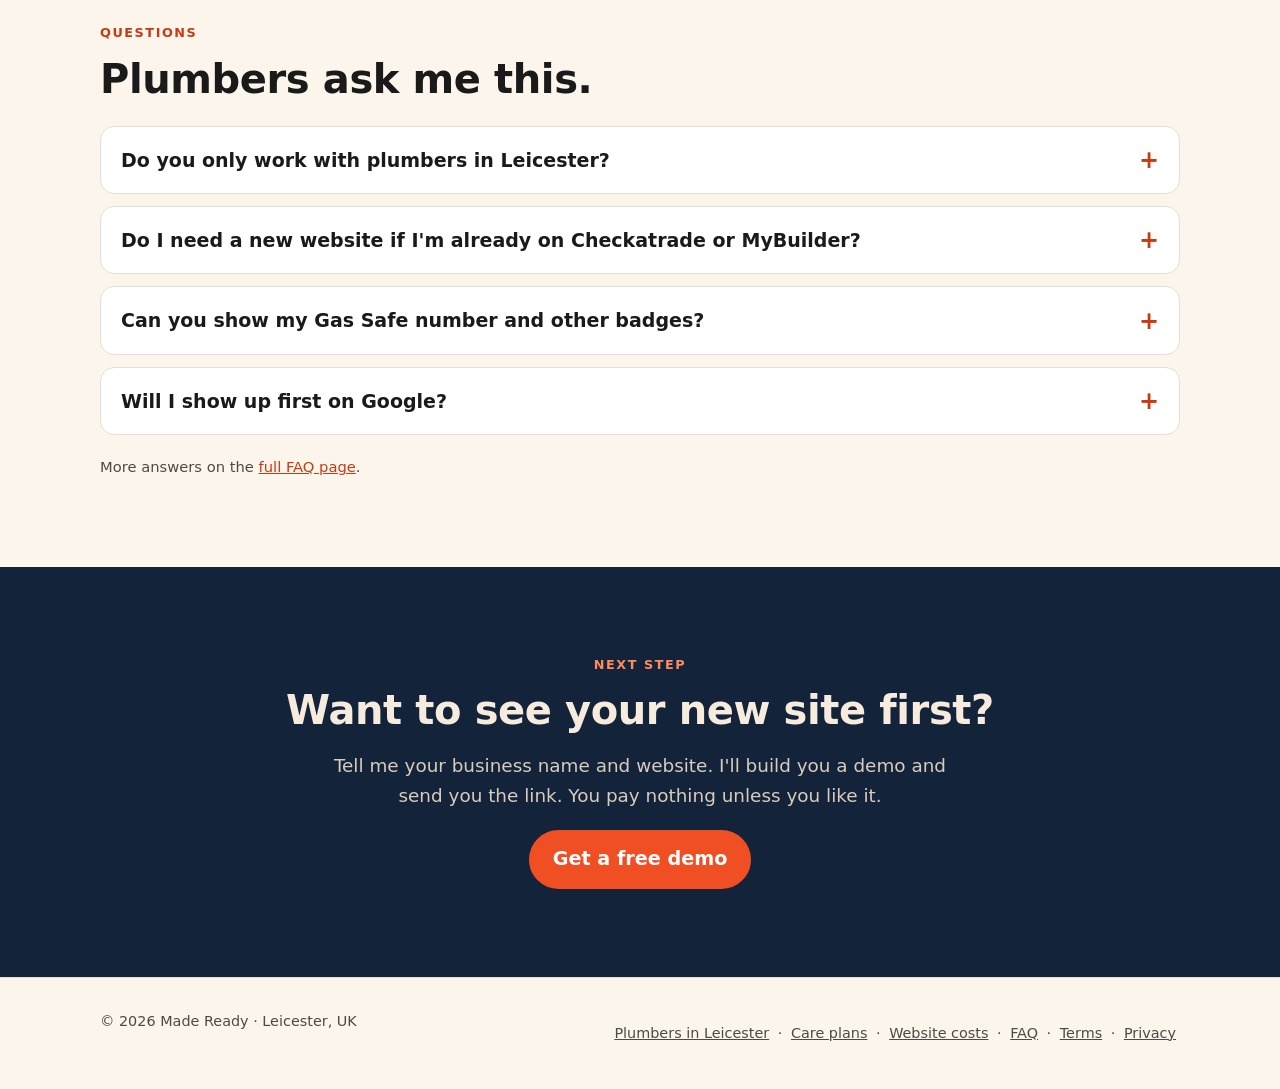
<file: websites-for-plumbers-leicester/index.html>
<!doctype html>
<html lang="en-GB">
<head>
<meta charset="utf-8">
<meta name="viewport" content="width=device-width, initial-scale=1">
<meta name="robots" content="noindex, nofollow"><!-- TEMP-NOINDEX: remove before launch -->
<title>Websites for plumbers in Leicester | Made Ready</title>
<meta name="description" content="Websites for Leicester plumbers and heating engineers. A free demo first, then you decide. One page from £350, up to 5 pages from £750.">
<link rel="canonical" href="https://madeready.co/websites-for-plumbers-leicester/">
<meta property="og:title" content="Websites for plumbers in Leicester | Made Ready">
<meta property="og:description" content="Websites for Leicester plumbers and heating engineers. A free demo first, then you decide. One page from £350, up to 5 pages from £750.">
<meta property="og:type" content="website">
<meta property="og:url" content="https://madeready.co/websites-for-plumbers-leicester/">
<meta property="og:site_name" content="Made Ready">
<meta property="og:locale" content="en_GB">
<meta property="og:image" content="https://madeready.co/images/og-share.jpg">
<meta property="og:image:width" content="1200">
<meta property="og:image:height" content="630">
<meta name="twitter:card" content="summary_large_image">
<meta name="twitter:title" content="Websites for plumbers in Leicester | Made Ready">
<meta name="twitter:description" content="Websites for Leicester plumbers and heating engineers. A free demo first, then you decide. One page from £350, up to 5 pages from £750.">
<meta name="twitter:image" content="https://madeready.co/images/og-share.jpg">
<meta name="theme-color" content="#FBF5EC">
<link rel="icon" href="/images/favicon.ico" sizes="any">
<link rel="icon" type="image/png" sizes="192x192" href="/images/android-chrome-192x192.png">
<link rel="apple-touch-icon" href="/images/apple-touch-icon.png">
<link rel="manifest" href="/site.webmanifest">
<link rel="stylesheet" href="/styles.css">
<script type="application/ld+json">{"@context":"https://schema.org","@graph":[{"@type":"BreadcrumbList","itemListElement":[{"@type":"ListItem","position":1,"name":"Made Ready","item":"https://madeready.co/"},{"@type":"ListItem","position":2,"name":"Websites for plumbers in Leicester","item":"https://madeready.co/websites-for-plumbers-leicester/"}]},{"@type":"FAQPage","mainEntity":[{"@type":"Question","name":"Do you only work with plumbers in Leicester?","acceptedAnswer":{"@type":"Answer","text":"I'm based in Leicester and I'm starting with plumbers and heating engineers, but I build sites for small trades anywhere in the UK. Everything is done online, so there's no need to meet."}},{"@type":"Question","name":"Do I need a new website if I'm already on Checkatrade or MyBuilder?","acceptedAnswer":{"@type":"Answer","text":"Directory profiles can send you work, so keep them if they pay for themselves. But the profile belongs to the directory. A website on your own domain stays yours, and it's the one place you control what customers see. Plenty of tradespeople use both."}},{"@type":"Question","name":"Can you show my Gas Safe number and other badges?","acceptedAnswer":{"@type":"Answer","text":"Yes, if you hold them. I only show registrations and memberships you actually have, and I'll ask to see them first. Customers like to check, so they go where they're easy to find."}},{"@type":"Question","name":"Will I show up first on Google?","acceptedAnswer":{"@type":"Answer","text":"I can't promise that, and nobody honest can. What I can do is build a clear, fast site, make sure your services and areas are written in plain words, and (on Standard and Premium) look after your Google Business Profile. Reviews have to come from your real customers."}}]},{"@type":"Service","name":"Website design and care plans for plumbers and heating engineers","serviceType":"Web design","provider":{"@type":"ProfessionalService","name":"Made Ready","url":"https://madeready.co"},"areaServed":[{"@type":"City","name":"Leicester"},{"@type":"Country","name":"United Kingdom"}],"description":"Demo-first website redesigns for plumbers and heating engineers, with monthly care plans."}]}</script>
</head>
<body>
<a class="skip" href="#main">Skip to content</a>
<header><div class="wrap bar">
<a class="logo" href="/" aria-label="Made Ready home">Made Ready <svg version="1.0" xmlns="http://www.w3.org/2000/svg"
 width="34" height="34" aria-hidden="true" viewBox="0 0 411 216"
 preserveAspectRatio="xMidYMid meet" color="#F04E23">
    <g transform="translate(0,216) scale(0.1,-0.1)"
    fill="currentColor" stroke="none">
    <path class="mk mk-big" d="M2681 2124 c-19 -8 -42 -25 -50 -37 -142 -201 -1291 -1957 -1291
    -1973 0 -12 9 -33 21 -48 l20 -26 1319 0 c1243 0 1319 1 1340 18 13 10 23 33
    26 57 6 39 -12 67 -629 1015 -707 1087 -666 1033 -756 994z"/>
    <path class="mk mk-small" d="M1381 2108 c-20 -15 -264 -368 -681 -990 -700 -1040 -680 -1008 -630
    -1058 19 -19 33 -20 509 -20 l489 0 4 88 c3 63 10 98 26 129 12 24 198 308
    412 631 l390 589 -186 304 c-102 167 -197 314 -211 327 -15 13 -37 22 -57 22
    -18 0 -47 -10 -65 -22z"/>
    </g>
</svg></a>
<nav aria-label="Primary" id="site-menu"><ul><li><a href="/#how">How it works</a></li><li><a href="/#included">What you get</a></li><li><a href="/#care">Care plan</a></li><li><a href="/#faq">FAQ</a></li></ul></nav>
<a class="btn sm" href="/#contact">Get a free demo</a>
<button type="button" class="menu-toggle" aria-expanded="false" aria-controls="site-menu" aria-label="Open menu"><span class="bars" aria-hidden="true"></span></button>
</div></header>
<main id="main">
<section class="hero"><div class="wrap">
<p class="crumbs"><a href="/">Made Ready</a> / Websites for plumbers in Leicester</p>
<h1 class="h1s">Websites for plumbers and heating engineers in Leicester</h1>
<p class="lede">When a boiler packs up, nobody reads three websites. They tap the first one that looks like a proper business and ring. I'll build yours first, so you can see it on your own phone before you pay anything.</p>
<div class="actions"><a class="btn" href="/#contact">Get a free demo of your site</a><a class="btn ghost" href="/website-cost-for-trades/">See what it costs</a></div>
</div></section>
<section style="background:#fff"><div class="wrap">
<p class="eyebrow">What a plumber's site has to do</p>
<h2>Four jobs. Everything else comes second.</h2>
<div class="grid three">
<div class="card"><h3>Get the call</h3><p>A tap-to-call button on every page. Your number is the first thing on the screen, not hidden in the footer.</p></div>
<div class="card"><h3>Prove you're the real thing</h3><p>Your Gas Safe number if you do gas work, the schemes you belong to, and photos of your own jobs. Only badges you hold.</p></div>
<div class="card"><h3>Say where you work</h3><p>A clear list of the areas you cover, so someone in Oadby or Wigston knows you'll come out.</p></div>
<div class="card"><h3>Load fast on a phone</h3><p>Many customers find you on mobile data, in a hurry. A slow page loses the job to the next plumber on the list.</p></div>
</div>
</div></section>

<section><div class="wrap">
<p class="eyebrow">Being found in Leicester</p>
<h2>Google Maps and your website have to agree.</h2>
<p class="lede">Local searches usually come down to two things. The Maps listing shows your reviews, hours and a call button. Your website is where someone checks you're properly set up. If the two don't match, people hesitate.</p>
<div class="grid two">
<div class="card own"><h3>What I do</h3><ul class="vs"><li>Write your services and areas in plain words, so customers and Google both understand them</li><li>Link your site to your Google Business Profile</li><li>On Standard and Premium, set up and look after the profile for you, and give you a simple way to collect reviews</li></ul></div>
<div class="card"><h3>What I don't do</h3><ul class="vs"><li>Promise you'll rank first</li><li>Write or buy reviews. They have to come from your real customers</li><li>Take ownership of your profile. You stay the owner and add me as a manager</li></ul></div>
</div>
<p class="small">More detail on what each plan covers is on the <a href="/care-plan/">care plan page</a>.</p>
</div></section>

<section class="dark"><div class="wrap">
<p class="eyebrow">How it works</p>
<h2>Demo first. Decision second.</h2>
<ol class="steps">
<li><h3>Send me your details</h3><p>Your business name and current website, if you have one. No website is fine too.</p></li>
<li><h3>I build your demo</h3><p>Your name, services and area, built for phones first. You get a private link. No obligation.</p></li>
<li><h3>You decide</h3><p>Not for you? Say so and I delete it. Like it? We launch it on your own hosting and domain, and I look after it each month.</p></li>
</ol>
</div></section>

<section style="background:#fff"><div class="wrap">
<p class="eyebrow">Cost</p>
<h2>From £350, with a free demo first.</h2>
<p class="lede">A one-page site starts at £350. A site of up to 5 pages starts at £750. Keeping it updated, secure and backed up is £45, £75 or £120 a month. Hosting and your domain are paid to your own provider. I quote the exact price once you've seen your demo.</p>
<p class="actions" style="margin-top:20px"><a class="btn ghost" href="/website-cost-for-trades/">Full cost breakdown</a></p>
<p class="small">Want to see what a finished site looks like? There's a <a href="/#example">before and after for a made-up plumber</a> on the home page. It's a concept, not a real client.</p>
</div></section>

<section><div class="wrap">
<p class="eyebrow">Questions</p>
<h2>Plumbers ask me this.</h2>
<details><summary>Do you only work with plumbers in Leicester?</summary><p>I'm based in Leicester and I'm starting with plumbers and heating engineers, but I build sites for small trades anywhere in the UK. Everything is done online, so there's no need to meet.</p></details><details><summary>Do I need a new website if I'm already on Checkatrade or MyBuilder?</summary><p>Directory profiles can send you work, so keep them if they pay for themselves. But the profile belongs to the directory. A website on your own domain stays yours, and it's the one place you control what customers see. Plenty of tradespeople use both.</p></details><details><summary>Can you show my Gas Safe number and other badges?</summary><p>Yes, if you hold them. I only show registrations and memberships you actually have, and I'll ask to see them first. Customers like to check, so they go where they're easy to find.</p></details><details><summary>Will I show up first on Google?</summary><p>I can't promise that, and nobody honest can. What I can do is build a clear, fast site, make sure your services and areas are written in plain words, and (on Standard and Premium) look after your Google Business Profile. Reviews have to come from your real customers.</p></details>
<p class="small">More answers on the <a href="/faq/">full FAQ page</a>.</p>
</div></section>
<section class="dark contact"><div class="wrap">
<p class="eyebrow">Next step</p>
<h2>Want to see your new site first?</h2>
<p class="lede">Tell me your business name and website. I'll build you a demo and send you the link. You pay nothing unless you like it.</p>
<div class="actions"><a class="btn" href="/#contact">Get a free demo</a></div>
</div></section>
</main>
<footer><div class="wrap"><p>© 2026 Made Ready · Leicester, UK</p><p><a href="/websites-for-plumbers-leicester/">Plumbers in Leicester</a> · <a href="/care-plan/">Care plans</a> · <a href="/website-cost-for-trades/">Website costs</a> · <a href="/faq/">FAQ</a> · <a href="/terms.html">Terms</a> · <a href="/privacy.html">Privacy</a></p></div></footer>
<script src="/nav.js" defer></script>
</body></html>
</file>
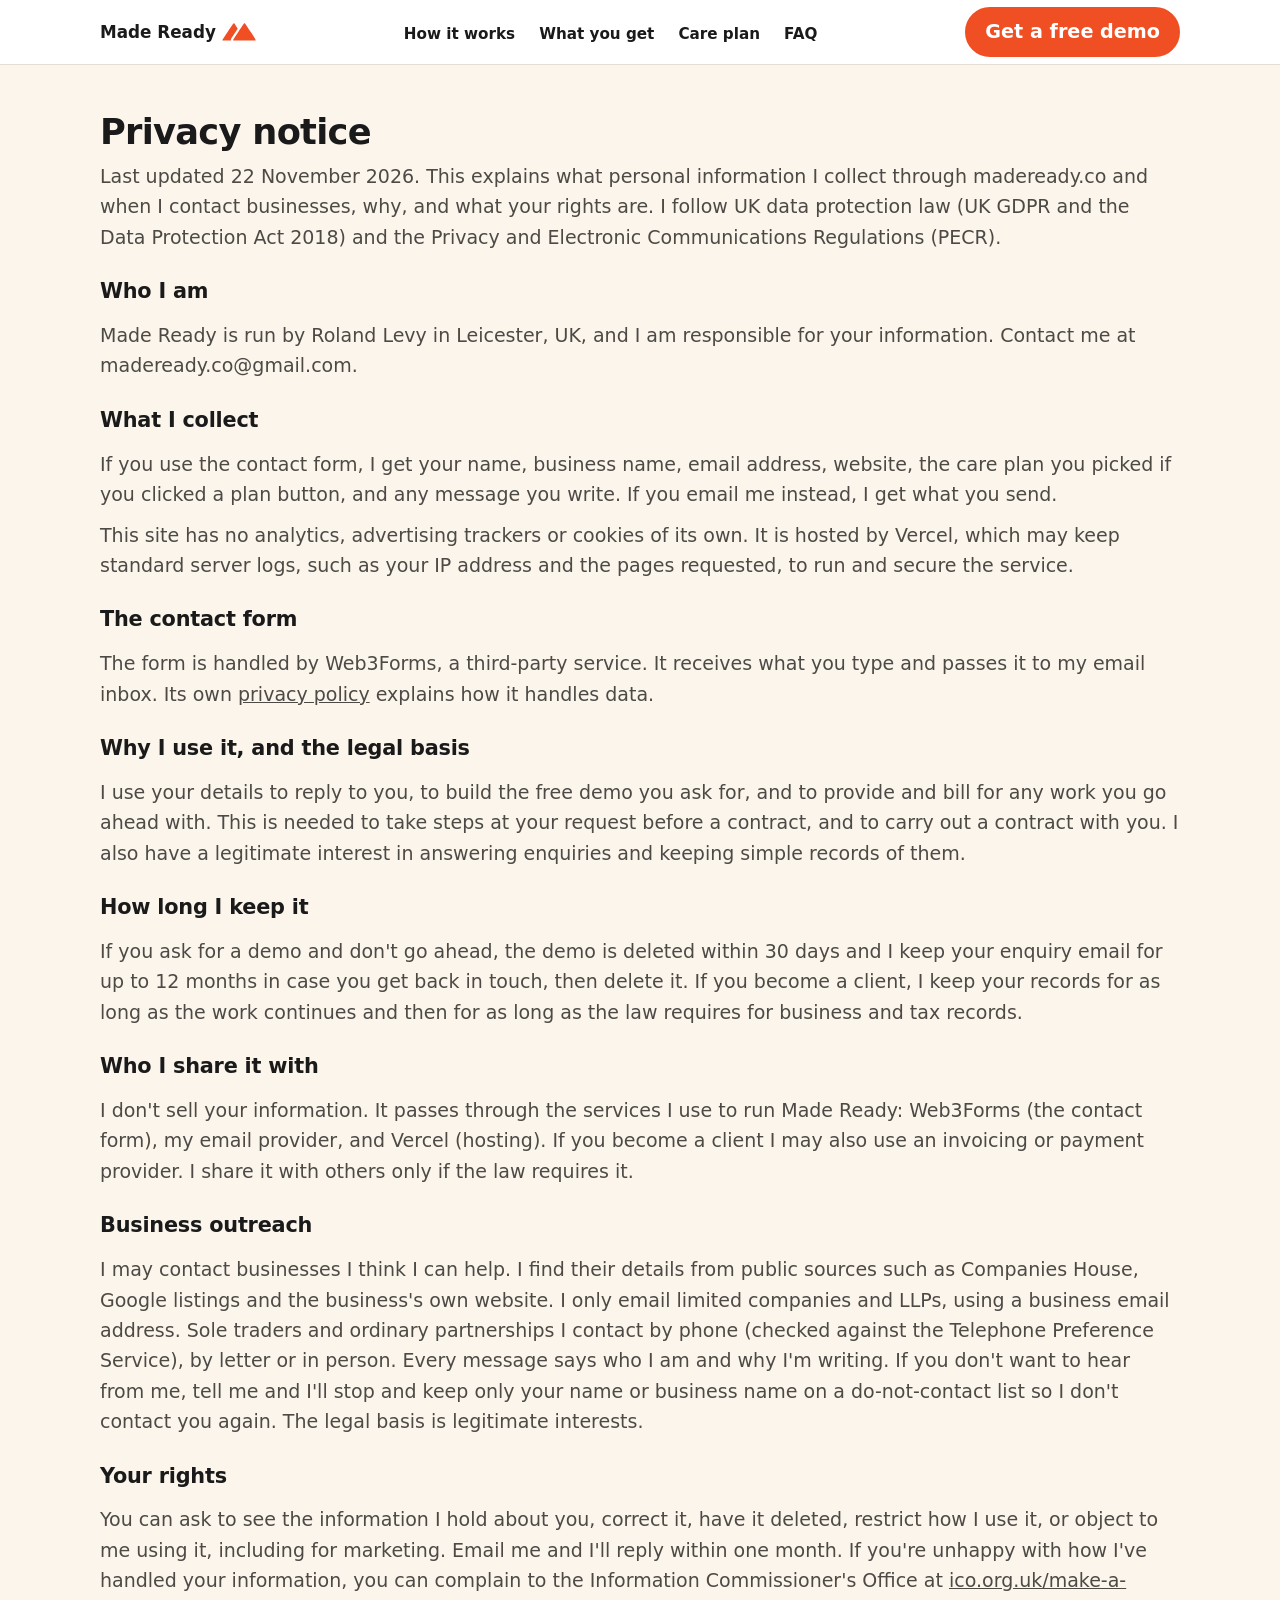
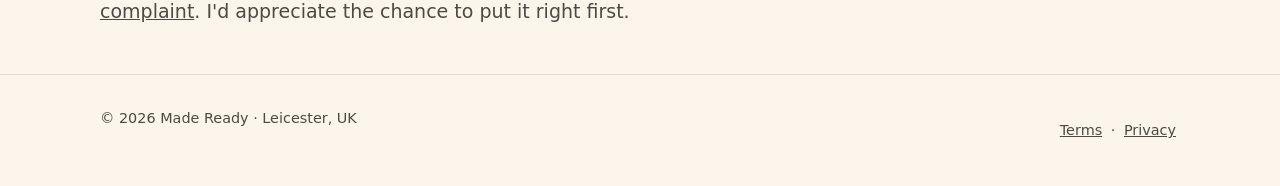
<file: privacy.html>
<!doctype html>
<html lang="en-GB">
<head>
<meta charset="utf-8">
<meta name="viewport" content="width=device-width, initial-scale=1">
<meta name="robots" content="noindex, nofollow"><!-- TEMP-NOINDEX: remove before launch -->
<title>Privacy notice | Made Ready</title>
<meta name="description" content="How Made Ready handles your personal information.">
<meta property="og:title" content="Privacy notice | Made Ready">
<meta property="og:description" content="How Made Ready handles your personal information.">
<meta property="og:type" content="website">
<link rel="canonical" href="https://madeready.co/privacy.html">
<meta property="og:url" content="https://madeready.co/privacy.html">
<meta property="og:site_name" content="Made Ready">
<meta property="og:locale" content="en_GB">
<meta property="og:image" content="https://madeready.co/images/og-share.jpg">
<meta property="og:image:type" content="image/jpeg">
<meta property="og:image:width" content="1200">
<meta property="og:image:height" content="630">
<meta property="og:image:alt" content="Made Ready: website redesigns for UK businesses, with a free demo first.">
<meta name="twitter:card" content="summary_large_image">
<meta name="twitter:title" content="Privacy notice | Made Ready">
<meta name="twitter:description" content="How Made Ready handles your personal information.">
<meta name="twitter:image" content="https://madeready.co/images/og-share.jpg">
<meta name="twitter:image:alt" content="Made Ready: website redesigns for UK businesses, with a free demo first.">
<meta name="theme-color" content="#FBF5EC">
<link rel="icon" href="/images/favicon.ico" sizes="any">
<link rel="icon" type="image/png" sizes="192x192" href="/images/android-chrome-192x192.png">
<link rel="apple-touch-icon" href="/images/apple-touch-icon.png">
<link rel="manifest" href="/site.webmanifest">
<link rel="stylesheet" href="/styles.css">
</head>
<body>
<a class="skip" href="#main">Skip to content</a>
<header><div class="wrap bar">
<a class="logo" href="/" aria-label="Made Ready home">Made Ready <svg version="1.0" xmlns="http://www.w3.org/2000/svg"
 width="34" height="34" aria-hidden="true" viewBox="0 0 411 216"
 preserveAspectRatio="xMidYMid meet" color="#F04E23">
    <g transform="translate(0,216) scale(0.1,-0.1)"
    fill="currentColor" stroke="none">
    <path class="mk mk-big" d="M2681 2124 c-19 -8 -42 -25 -50 -37 -142 -201 -1291 -1957 -1291
    -1973 0 -12 9 -33 21 -48 l20 -26 1319 0 c1243 0 1319 1 1340 18 13 10 23 33
    26 57 6 39 -12 67 -629 1015 -707 1087 -666 1033 -756 994z"/>
    <path class="mk mk-small" d="M1381 2108 c-20 -15 -264 -368 -681 -990 -700 -1040 -680 -1008 -630
    -1058 19 -19 33 -20 509 -20 l489 0 4 88 c3 63 10 98 26 129 12 24 198 308
    412 631 l390 589 -186 304 c-102 167 -197 314 -211 327 -15 13 -37 22 -57 22
    -18 0 -47 -10 -65 -22z"/>
    </g>
</svg></a>
<nav aria-label="Primary" id="site-menu"><ul><li><a href="/#how">How it works</a></li><li><a href="/#included">What you get</a></li><li><a href="/#care">Care plan</a></li><li><a href="/#faq">FAQ</a></li></ul></nav>
<a class="btn sm" href="/#contact">Get a free demo</a>
<button type="button" class="menu-toggle" aria-expanded="false" aria-controls="site-menu" aria-label="Open menu"><span class="bars" aria-hidden="true"></span></button>
</div></header>

<main id="main" class="legal"><div class="wrap">
<h1>Privacy notice</h1>
<p>Last updated 22 November 2026. This explains what personal information I collect through madeready.co and when I contact businesses, why, and what your rights are. I follow UK data protection law (UK GDPR and the Data Protection Act 2018) and the Privacy and Electronic Communications Regulations (PECR).</p>
<h2>Who I am</h2><p>Made Ready is run by Roland Levy in Leicester, UK, and I am responsible for your information. Contact me at <span class="em" data-u="madeready.co" data-d="gmail.com">madeready.co (at) gmail.com</span>.</p>
<h2>What I collect</h2><p>If you use the contact form, I get your name, business name, email address, website, the care plan you picked if you clicked a plan button, and any message you write. If you email me instead, I get what you send.</p>
<p>This site has no analytics, advertising trackers or cookies of its own. It is hosted by Vercel, which may keep standard server logs, such as your IP address and the pages requested, to run and secure the service.</p>
<h2>The contact form</h2><p>The form is handled by Web3Forms, a third-party service. It receives what you type and passes it to my email inbox. Its own <a href="https://web3forms.com/privacy" target="_blank" rel="noopener">privacy policy</a> explains how it handles data.</p>
<h2>Why I use it, and the legal basis</h2><p>I use your details to reply to you, to build the free demo you ask for, and to provide and bill for any work you go ahead with. This is needed to take steps at your request before a contract, and to carry out a contract with you. I also have a legitimate interest in answering enquiries and keeping simple records of them.</p>
<h2>How long I keep it</h2><p>If you ask for a demo and don't go ahead, the demo is deleted within 30 days and I keep your enquiry email for up to 12 months in case you get back in touch, then delete it. If you become a client, I keep your records for as long as the work continues and then for as long as the law requires for business and tax records.</p>
<h2>Who I share it with</h2><p>I don't sell your information. It passes through the services I use to run Made Ready: Web3Forms (the contact form), my email provider, and Vercel (hosting). If you become a client I may also use an invoicing or payment provider. I share it with others only if the law requires it.</p>
<h2>Business outreach</h2><p>I may contact businesses I think I can help. I find their details from public sources such as Companies House, Google listings and the business's own website. I only email limited companies and LLPs, using a business email address. Sole traders and ordinary partnerships I contact by phone (checked against the Telephone Preference Service), by letter or in person. Every message says who I am and why I'm writing. If you don't want to hear from me, tell me and I'll stop and keep only your name or business name on a do-not-contact list so I don't contact you again. The legal basis is legitimate interests.</p>
<h2>Your rights</h2><p>You can ask to see the information I hold about you, correct it, have it deleted, restrict how I use it, or object to me using it, including for marketing. Email me and I'll reply within one month. If you're unhappy with how I've handled your information, you can complain to the Information Commissioner's Office at <a href="https://ico.org.uk/make-a-complaint/" target="_blank" rel="noopener">ico.org.uk/make-a-complaint</a>. I'd appreciate the chance to put it right first.</p>
</div></main>
<footer><div class="wrap"><p>© 2026 Made Ready · Leicester, UK</p><p><a href="/terms.html">Terms</a> · <a href="/privacy.html">Privacy</a></p></div></footer>
<script>
document.querySelectorAll("[data-u]").forEach(function(e){var a=e.dataset.u+"@"+e.dataset.d;if(e.tagName==="A"){e.href="mailto:"+a+"?subject=Free%20demo%20of%20my%20new%20website"}else{e.textContent=a}});
</script>
<script src="/nav.js" defer></script>
</body></html>
</file>
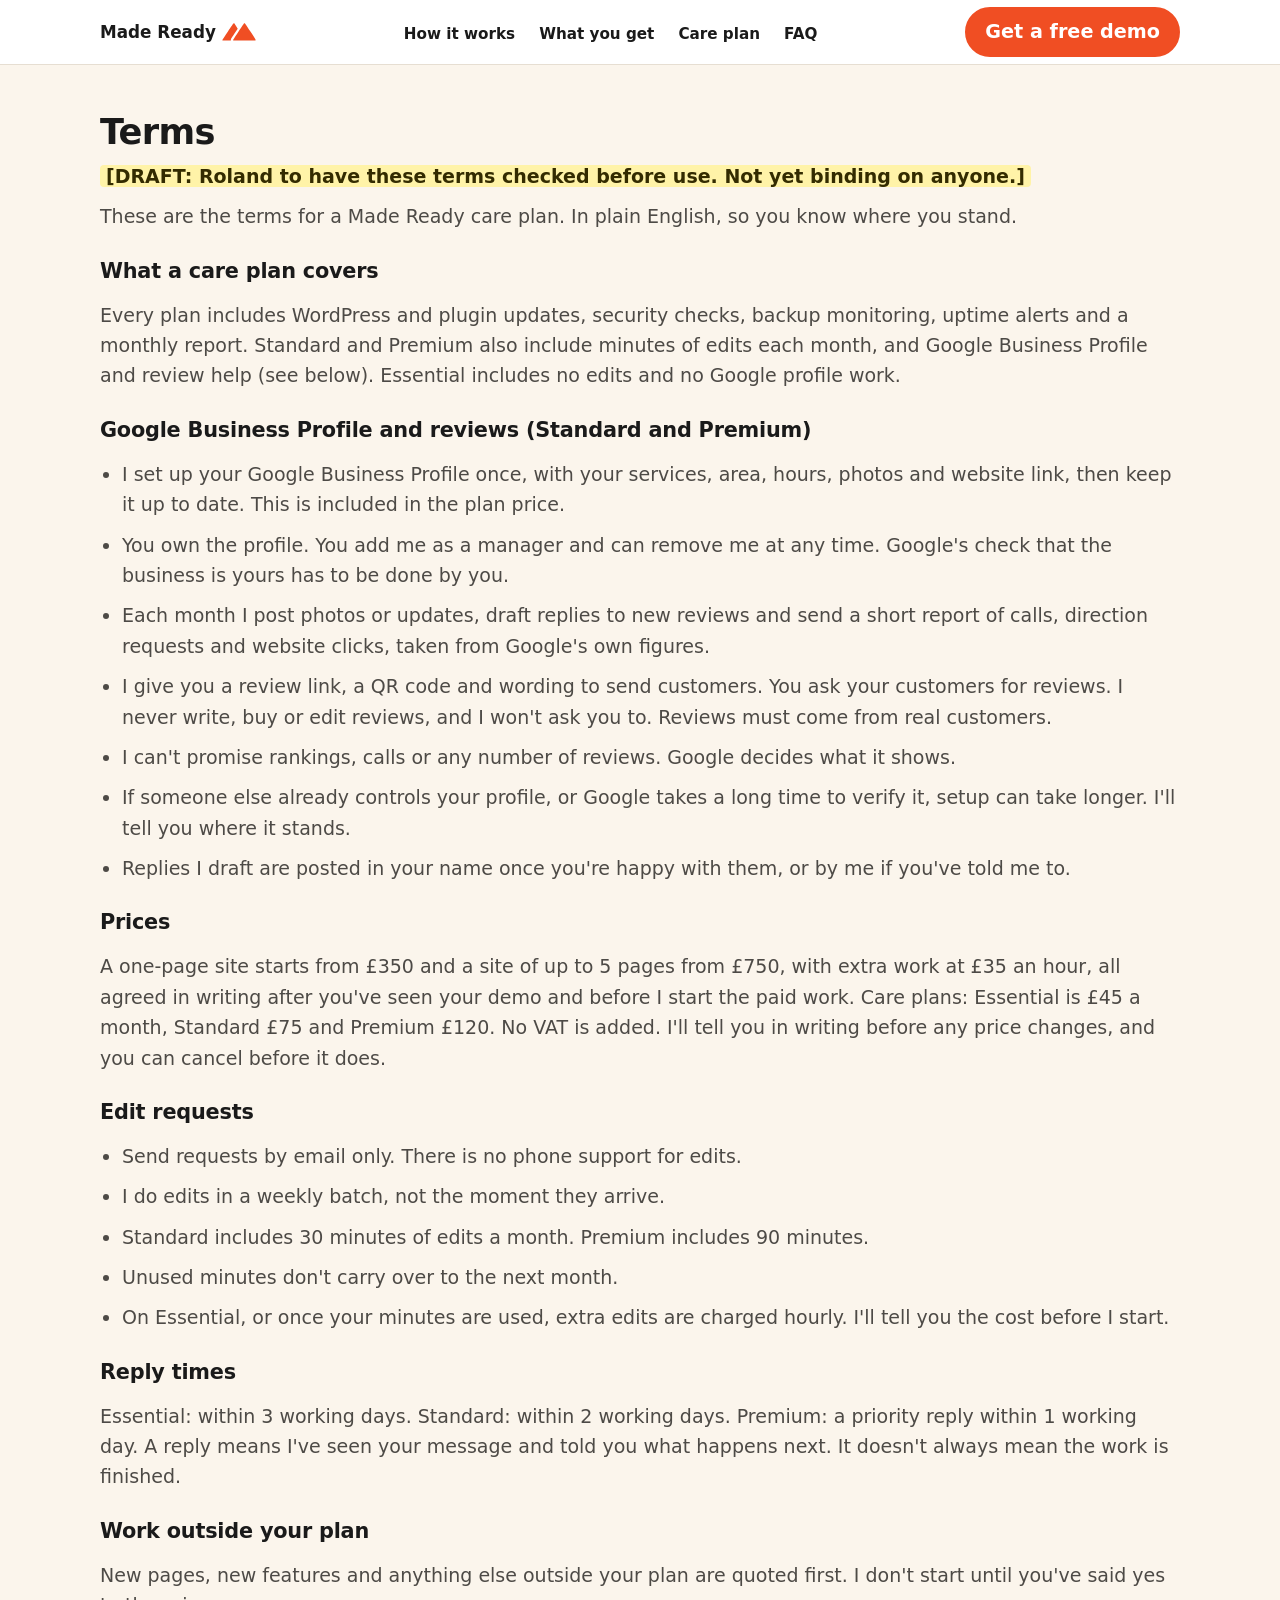
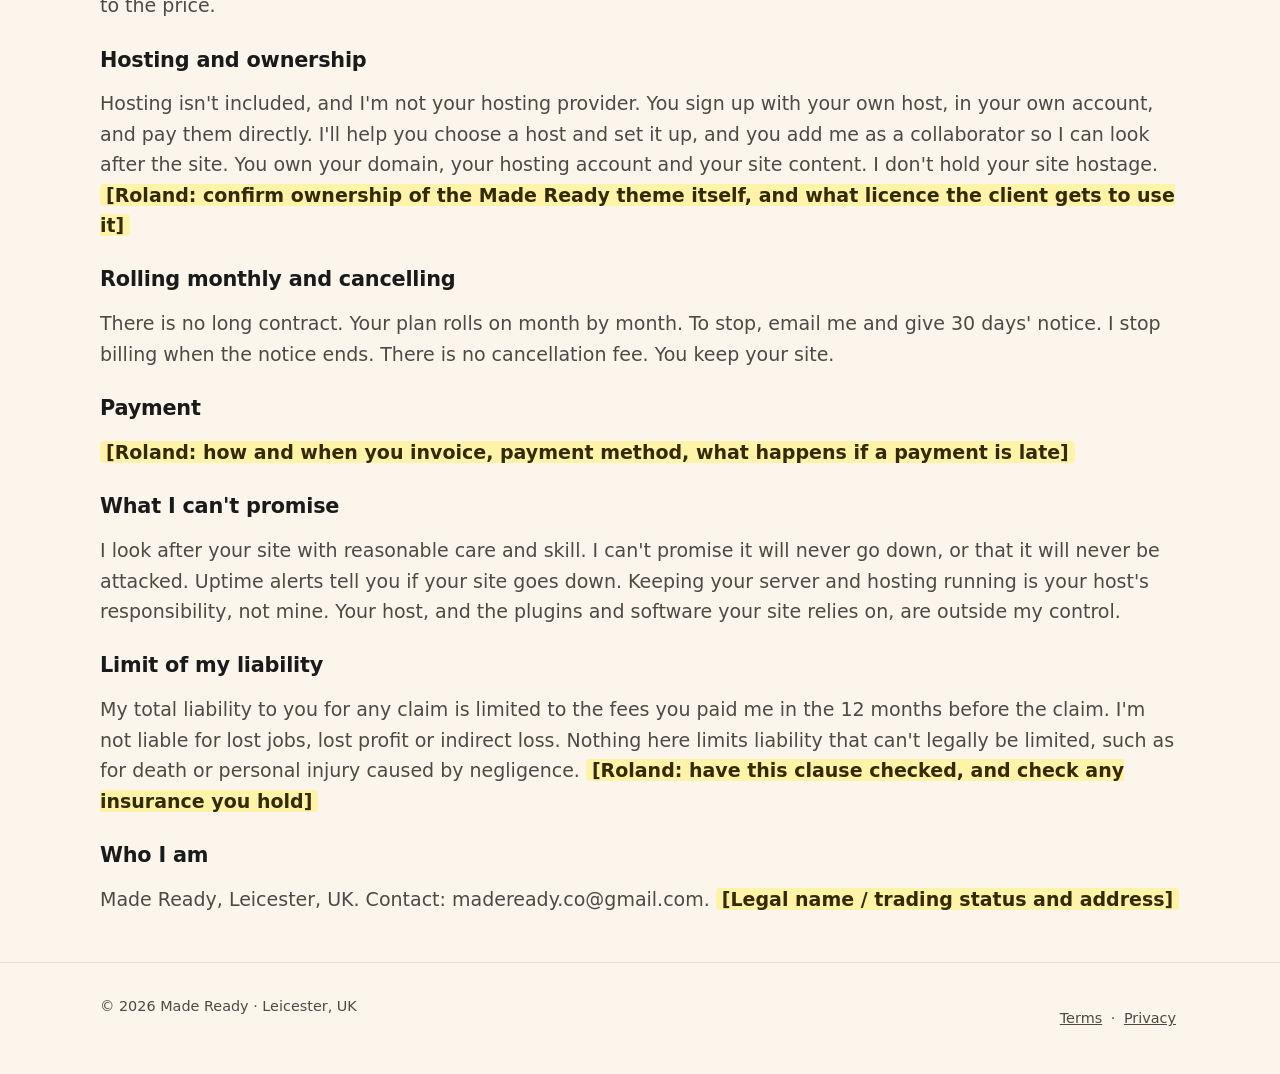
<file: terms.html>
<!doctype html>
<html lang="en-GB">
<head>
<meta charset="utf-8">
<meta name="viewport" content="width=device-width, initial-scale=1">
<title>Terms | Made Ready</title>
<meta name="description" content="The terms of a Made Ready care plan.">
<meta property="og:title" content="Terms | Made Ready">
<meta property="og:description" content="The terms of a Made Ready care plan.">
<meta property="og:type" content="website">
<link rel="canonical" href="https://madeready.co/terms.html">
<meta property="og:url" content="https://madeready.co/terms.html">
<meta property="og:site_name" content="Made Ready">
<meta property="og:locale" content="en_GB">
<meta property="og:image" content="https://madeready.co/images/og-share.jpg">
<meta property="og:image:type" content="image/jpeg">
<meta property="og:image:width" content="1200">
<meta property="og:image:height" content="630">
<meta property="og:image:alt" content="Made Ready: website redesigns for UK businesses, with a free demo first.">
<meta name="twitter:card" content="summary_large_image">
<meta name="twitter:title" content="Terms | Made Ready">
<meta name="twitter:description" content="The terms of a Made Ready care plan.">
<meta name="twitter:image" content="https://madeready.co/images/og-share.jpg">
<meta name="twitter:image:alt" content="Made Ready: website redesigns for UK businesses, with a free demo first.">
<meta name="robots" content="noindex">
<meta name="theme-color" content="#FBF5EC">
<link rel="icon" href="/images/favicon.ico" sizes="any">
<link rel="icon" type="image/png" sizes="192x192" href="/images/android-chrome-192x192.png">
<link rel="apple-touch-icon" href="/images/apple-touch-icon.png">
<link rel="manifest" href="/site.webmanifest">
<link rel="stylesheet" href="/styles.css">
</head>
<body>
<a class="skip" href="#main">Skip to content</a>
<header><div class="wrap bar">
<a class="logo" href="/" aria-label="Made Ready home">Made Ready <svg version="1.0" xmlns="http://www.w3.org/2000/svg"
 width="34" height="34" aria-hidden="true" viewBox="0 0 411 216"
 preserveAspectRatio="xMidYMid meet" color="#F04E23">
    <g transform="translate(0,216) scale(0.1,-0.1)"
    fill="currentColor" stroke="none">
    <path class="mk mk-big" d="M2681 2124 c-19 -8 -42 -25 -50 -37 -142 -201 -1291 -1957 -1291
    -1973 0 -12 9 -33 21 -48 l20 -26 1319 0 c1243 0 1319 1 1340 18 13 10 23 33
    26 57 6 39 -12 67 -629 1015 -707 1087 -666 1033 -756 994z"/>
    <path class="mk mk-small" d="M1381 2108 c-20 -15 -264 -368 -681 -990 -700 -1040 -680 -1008 -630
    -1058 19 -19 33 -20 509 -20 l489 0 4 88 c3 63 10 98 26 129 12 24 198 308
    412 631 l390 589 -186 304 c-102 167 -197 314 -211 327 -15 13 -37 22 -57 22
    -18 0 -47 -10 -65 -22z"/>
    </g>
</svg></a>
<nav aria-label="Primary" id="site-menu"><ul><li><a href="/#how">How it works</a></li><li><a href="/#included">What you get</a></li><li><a href="/#care">Care plan</a></li><li><a href="/#faq">FAQ</a></li></ul></nav>
<a class="btn sm" href="/#contact">Get a free demo</a>
<button type="button" class="menu-toggle" aria-expanded="false" aria-controls="site-menu" aria-label="Open menu"><span class="bars" aria-hidden="true"></span></button>
</div></header>

<main id="main" class="legal"><div class="wrap">
<h1>Terms</h1>
<p><span class="ph">[DRAFT: Roland to have these terms checked before use. Not yet binding on anyone.]</span></p>
<p>These are the terms for a Made Ready care plan. In plain English, so you know where you stand.</p>
<h2>What a care plan covers</h2>
<p>Every plan includes WordPress and plugin updates, security checks, backup monitoring, uptime alerts and a monthly report. Standard and Premium also include minutes of edits each month, and Google Business Profile and review help (see below). Essential includes no edits and no Google profile work.</p>
<h2>Google Business Profile and reviews (Standard and Premium)</h2>
<ul>
<li>I set up your Google Business Profile once, with your services, area, hours, photos and website link, then keep it up to date. This is included in the plan price.</li>
<li>You own the profile. You add me as a manager and can remove me at any time. Google's check that the business is yours has to be done by you.</li>
<li>Each month I post photos or updates, draft replies to new reviews and send a short report of calls, direction requests and website clicks, taken from Google's own figures.</li>
<li>I give you a review link, a QR code and wording to send customers. You ask your customers for reviews. I never write, buy or edit reviews, and I won't ask you to. Reviews must come from real customers.</li>
<li>I can't promise rankings, calls or any number of reviews. Google decides what it shows.</li>
<li>If someone else already controls your profile, or Google takes a long time to verify it, setup can take longer. I'll tell you where it stands.</li>
<li>Replies I draft are posted in your name once you're happy with them, or by me if you've told me to.</li>
</ul>
<h2>Prices</h2>
<p>A one-page site starts from £350 and a site of up to 5 pages from £750, with extra work at £35 an hour, all agreed in writing after you've seen your demo and before I start the paid work. Care plans: Essential is £45 a month, Standard £75 and Premium £120. No VAT is added. I'll tell you in writing before any price changes, and you can cancel before it does.</p>
<h2>Edit requests</h2>
<ul>
<li>Send requests by email only. There is no phone support for edits.</li>
<li>I do edits in a weekly batch, not the moment they arrive.</li>
<li>Standard includes 30 minutes of edits a month. Premium includes 90 minutes.</li>
<li>Unused minutes don't carry over to the next month.</li>
<li>On Essential, or once your minutes are used, extra edits are charged hourly. I'll tell you the cost before I start.</li>
</ul>
<h2>Reply times</h2>
<p>Essential: within 3 working days. Standard: within 2 working days. Premium: a priority reply within 1 working day. A reply means I've seen your message and told you what happens next. It doesn't always mean the work is finished.</p>
<h2>Work outside your plan</h2>
<p>New pages, new features and anything else outside your plan are quoted first. I don't start until you've said yes to the price.</p>
<h2>Hosting and ownership</h2>
<p>Hosting isn't included, and I'm not your hosting provider. You sign up with your own host, in your own account, and pay them directly. I'll help you choose a host and set it up, and you add me as a collaborator so I can look after the site. You own your domain, your hosting account and your site content. I don't hold your site hostage. <span class="ph">[Roland: confirm ownership of the Made Ready theme itself, and what licence the client gets to use it]</span></p>
<h2>Rolling monthly and cancelling</h2>
<p>There is no long contract. Your plan rolls on month by month. To stop, email me and give 30 days' notice. I stop billing when the notice ends. There is no cancellation fee. You keep your site.</p>
<h2>Payment</h2>
<p><span class="ph">[Roland: how and when you invoice, payment method, what happens if a payment is late]</span></p>
<h2>What I can't promise</h2>
<p>I look after your site with reasonable care and skill. I can't promise it will never go down, or that it will never be attacked. Uptime alerts tell you if your site goes down. Keeping your server and hosting running is your host's responsibility, not mine. Your host, and the plugins and software your site relies on, are outside my control.</p>
<h2>Limit of my liability</h2>
<p>My total liability to you for any claim is limited to the fees you paid me in the 12 months before the claim. I'm not liable for lost jobs, lost profit or indirect loss. Nothing here limits liability that can't legally be limited, such as for death or personal injury caused by negligence. <span class="ph">[Roland: have this clause checked, and check any insurance you hold]</span></p>
<h2>Who I am</h2>
<p>Made Ready, Leicester, UK. Contact: <span class="em" data-u="madeready.co" data-d="gmail.com">madeready.co (at) gmail.com</span>. <span class="ph">[Legal name / trading status and address]</span></p>
</div></main>
<footer><div class="wrap"><p>© 2026 Made Ready · Leicester, UK</p><p><a href="/terms.html">Terms</a> · <a href="/privacy.html">Privacy</a></p></div></footer>
<script>
document.querySelectorAll("[data-u]").forEach(function(e){var a=e.dataset.u+"@"+e.dataset.d;if(e.tagName==="A"){e.href="mailto:"+a+"?subject=Free%20demo%20of%20my%20new%20website"}else{e.textContent=a}});
</script>
<script src="/nav.js" defer></script>
</body></html>
</file>
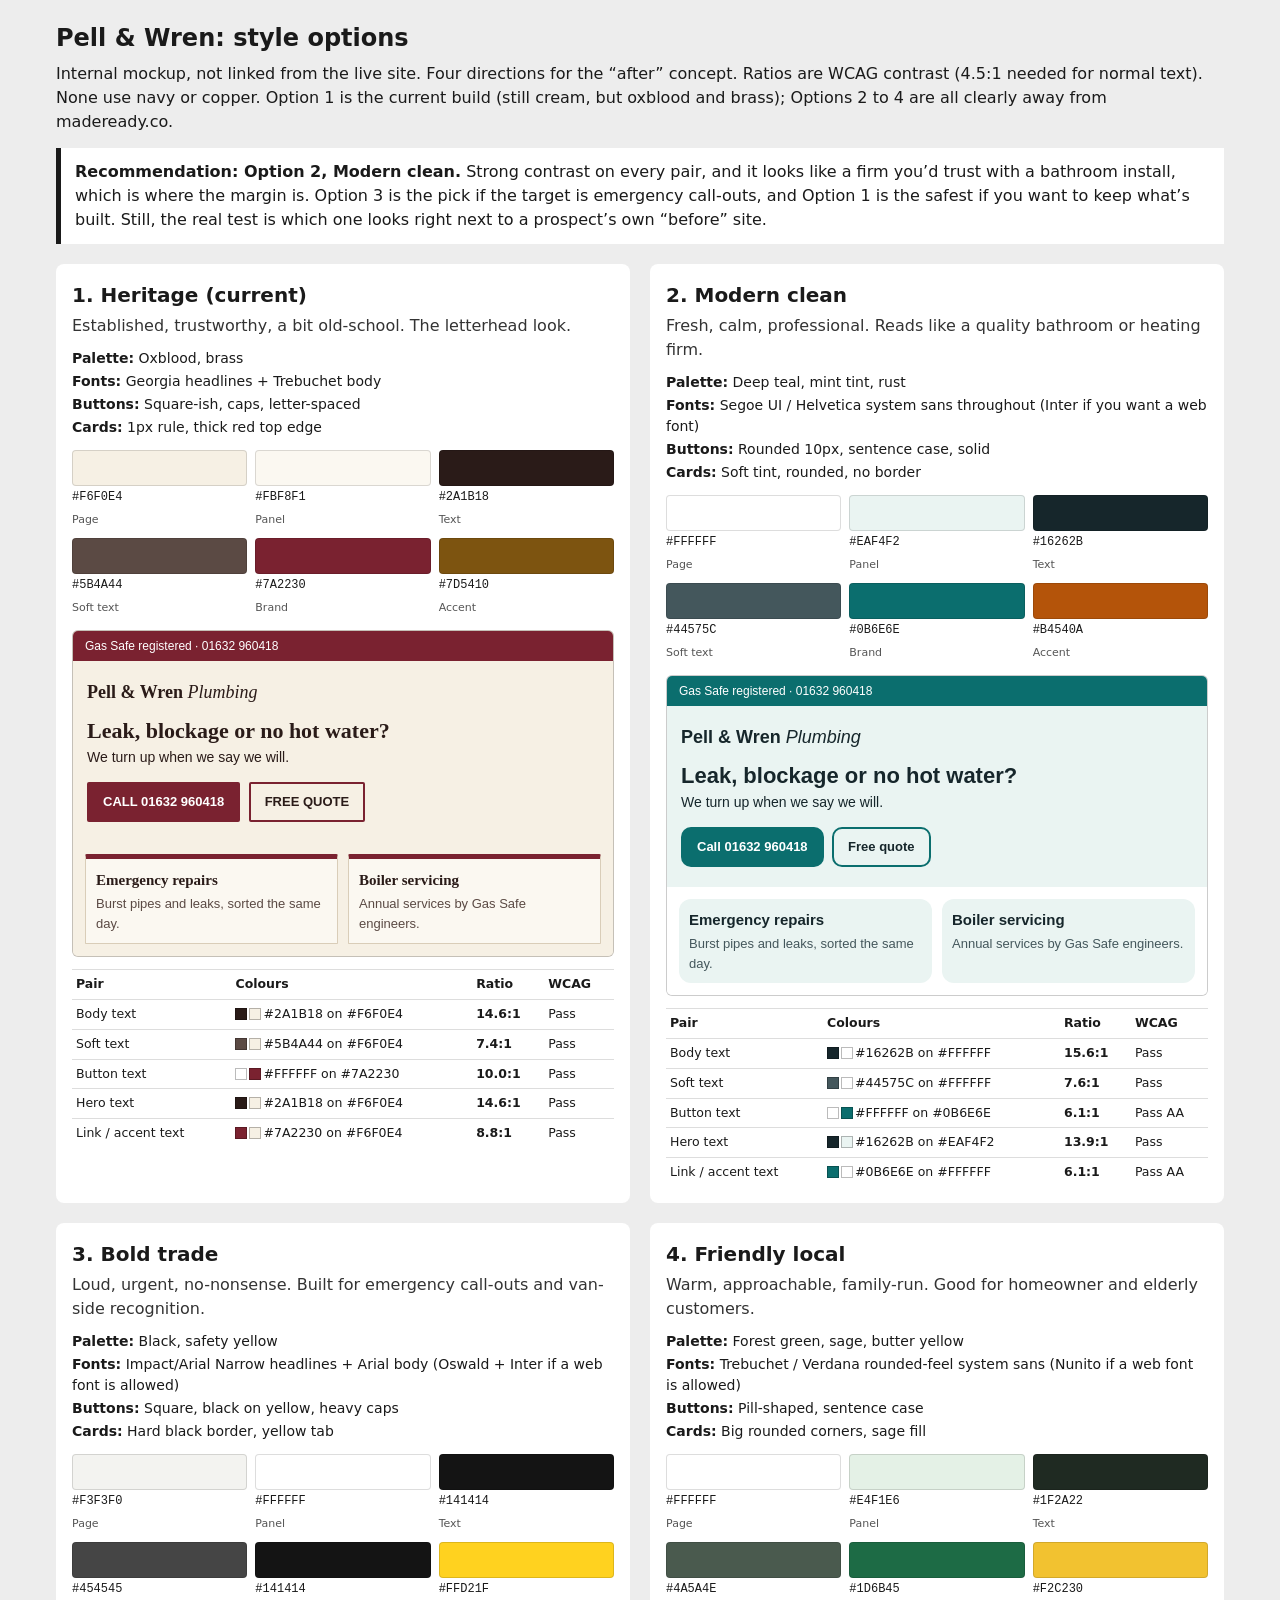
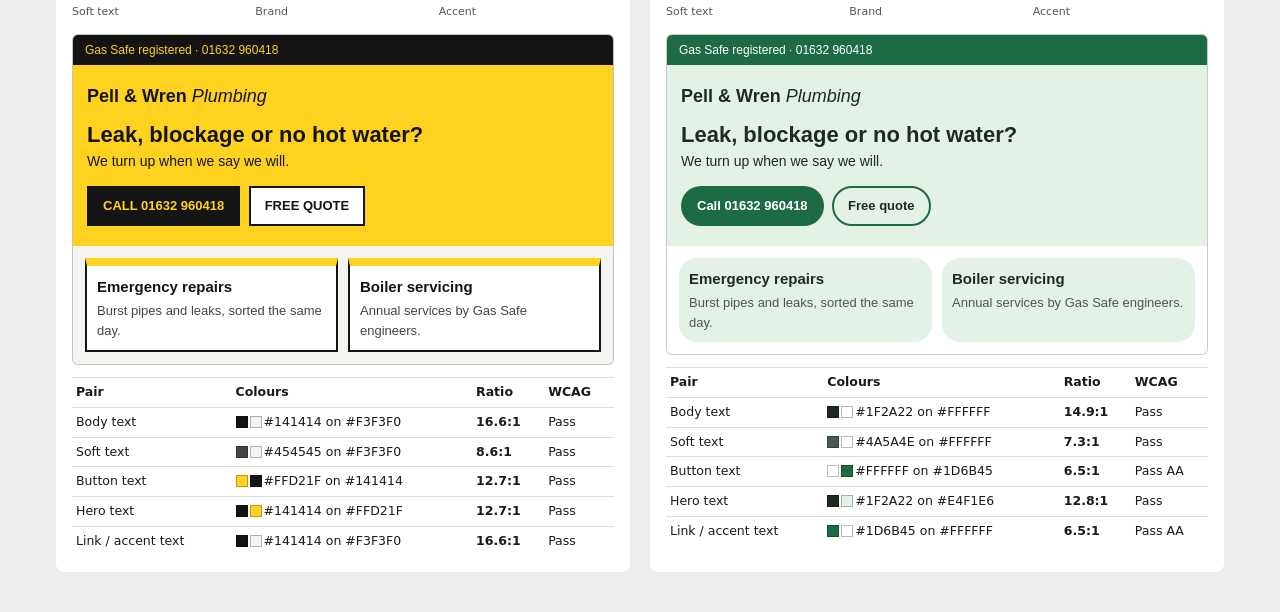
<file: docs/pell-wren-style-options.html>
<!DOCTYPE html>
<html lang="en-GB"><head><meta charset="utf-8"><meta name="viewport" content="width=device-width, initial-scale=1">
<meta name="robots" content="noindex,nofollow"><title>Pell &amp; Wren style options (internal)</title>
<style>
*{box-sizing:border-box}
body{margin:0;background:#EDEDED;color:#1A1A1A;font:16px/1.5 system-ui,Arial,sans-serif}
.top{max-width:1200px;margin:0 auto;padding:20px 16px}
.top h1{margin:0 0 6px;font-size:24px}
.top p{margin:6px 0}
.rec{background:#fff;border-left:5px solid #1A1A1A;padding:12px 14px;margin-top:14px}
.grid{max-width:1200px;margin:0 auto;padding:0 16px 40px;display:grid;grid-template-columns:1fr;gap:20px}
@media(min-width:900px){.grid{grid-template-columns:1fr 1fr}}
.opt{background:#fff;padding:16px;border-radius:8px}
.opt h2{margin:0;font-size:20px}.feel{margin:4px 0 10px;color:#333}
.spec p{margin:2px 0;font-size:14px}
.chips{display:grid;grid-template-columns:repeat(3,1fr);gap:8px;margin:12px 0}
.chip span{display:block;height:36px;border-radius:4px;border:1px solid #0002}
.chip code{font-size:12px;display:block;margin-top:2px}.chip small{font-size:11px;color:#555}
.mini{background:var(--bg);color:var(--ink);font-family:var(--bf);border:1px solid #0003;border-radius:6px;overflow:hidden}
.m-strip{background:var(--pri);color:var(--onpri);font-size:12px;padding:6px 12px}
.m-hero{background:var(--hero);color:var(--herotxt);padding:18px 14px}
.m-name{font-family:var(--hf);font-weight:700;font-size:18px}.m-name em{font-weight:400;font-style:italic}
.m-hero h3{font-family:var(--hf);font-size:22px;line-height:1.15;margin:12px 0 4px}
.m-hero p{margin:0 0 12px;font-size:14px}
.m-btn{display:inline-block;background:var(--pri);color:var(--onpri);padding:10px 16px;border-radius:var(--rad);font-weight:700;font-size:13px;text-transform:var(--bt);margin:2px 4px 2px 0}
.m-btn2{display:inline-block;border:2px solid var(--pri);color:var(--ink);padding:8px 14px;border-radius:var(--rad);font-weight:700;font-size:13px;text-transform:var(--bt);margin:2px 0}
.m-cards{display:grid;grid-template-columns:1fr 1fr;gap:10px;padding:12px;background:var(--bg)}
.m-card{background:var(--sheet);padding:10px;border-radius:calc(var(--rad) * .8);font-size:13px}
#o1 .m-card{border:1px solid #D9CDB8;border-top:5px solid var(--pri)}
#o2 .m-card{border-radius:12px}
#o3 .m-card{border:2px solid #141414;border-top:8px solid var(--acc)}
#o4 .m-card{border-radius:18px}
#o3 .m-strip{background:#141414;color:#FFD21F}
#o3 .m-btn2{background:#fff}
.m-card h4{margin:0 0 3px;font-family:var(--hf);font-size:15px}.m-card p{margin:0;color:var(--soft)}
table{width:100%;border-collapse:collapse;margin-top:12px;font-size:12.5px}
th,td{text-align:left;padding:5px 4px;border-top:1px solid #ddd;vertical-align:middle}
.sw{display:inline-block;width:12px;height:12px;border:1px solid #0004;margin-right:2px;vertical-align:-2px}
td:nth-child(2){word-break:break-word}
</style></head><body>
<div class="top"><h1>Pell &amp; Wren: style options</h1>
<p>Internal mockup, not linked from the live site. Four directions for the &ldquo;after&rdquo; concept. Ratios are WCAG contrast (4.5:1 needed for normal text). None use navy or copper. Option 1 is the current build (still cream, but oxblood and brass); Options 2 to 4 are all clearly away from madeready.co.</p>
<div class="rec"><b>Recommendation: Option 2, Modern clean.</b> Strong contrast on every pair, and it looks like a firm you&rsquo;d trust with a bathroom install, which is where the margin is. Option 3 is the pick if the target is emergency call-outs, and Option 1 is the safest if you want to keep what&rsquo;s built. Still, the real test is which one looks right next to a prospect&rsquo;s own &ldquo;before&rdquo; site.</div></div>
<main class="grid"><article class="opt" id="o1" style="--bg:#F6F0E4;--sheet:#FBF8F1;--ink:#2A1B18;--soft:#5B4A44;--pri:#7A2230;--onpri:#FFFFFF;--acc:#7D5410;--hero:#F6F0E4;--herotxt:#2A1B18;--hf:Georgia, 'Iowan Old Style', Palatino, serif;--bf:'Trebuchet MS', 'Gill Sans', Calibri, sans-serif;--rad:2px;--bt:uppercase">
<h2>1. Heritage (current)</h2><p class="feel">Established, trustworthy, a bit old-school. The letterhead look.</p>
<div class="spec"><p><b>Palette:</b> Oxblood, brass</p><p><b>Fonts:</b> Georgia headlines + Trebuchet body</p><p><b>Buttons:</b> Square-ish, caps, letter-spaced</p><p><b>Cards:</b> 1px rule, thick red top edge</p></div>
<div class="chips"><div class="chip"><span style="background:#F6F0E4"></span><code>#F6F0E4</code><small>Page</small></div><div class="chip"><span style="background:#FBF8F1"></span><code>#FBF8F1</code><small>Panel</small></div><div class="chip"><span style="background:#2A1B18"></span><code>#2A1B18</code><small>Text</small></div><div class="chip"><span style="background:#5B4A44"></span><code>#5B4A44</code><small>Soft text</small></div><div class="chip"><span style="background:#7A2230"></span><code>#7A2230</code><small>Brand</small></div><div class="chip"><span style="background:#7D5410"></span><code>#7D5410</code><small>Accent</small></div></div>
<div class="mini">
<div class="m-strip">Gas Safe registered &middot; 01632 960418</div>
<div class="m-hero"><div class="m-name">Pell &amp; Wren <em>Plumbing</em></div>
<h3>Leak, blockage or no hot water?</h3><p>We turn up when we say we will.</p>
<span class="m-btn">Call 01632 960418</span> <span class="m-btn2">Free quote</span></div>
<div class="m-cards"><div class="m-card"><h4>Emergency repairs</h4><p>Burst pipes and leaks, sorted the same day.</p></div><div class="m-card"><h4>Boiler servicing</h4><p>Annual services by Gas Safe engineers.</p></div></div>
</div>
<table><thead><tr><th>Pair</th><th>Colours</th><th>Ratio</th><th>WCAG</th></tr></thead><tbody><tr><td>Body text</td><td><span class="sw" style="background:#2A1B18"></span><span class="sw" style="background:#F6F0E4"></span>#2A1B18 on #F6F0E4</td><td><b>14.6:1</b></td><td>Pass</td></tr><tr><td>Soft text</td><td><span class="sw" style="background:#5B4A44"></span><span class="sw" style="background:#F6F0E4"></span>#5B4A44 on #F6F0E4</td><td><b>7.4:1</b></td><td>Pass</td></tr><tr><td>Button text</td><td><span class="sw" style="background:#FFFFFF"></span><span class="sw" style="background:#7A2230"></span>#FFFFFF on #7A2230</td><td><b>10.0:1</b></td><td>Pass</td></tr><tr><td>Hero text</td><td><span class="sw" style="background:#2A1B18"></span><span class="sw" style="background:#F6F0E4"></span>#2A1B18 on #F6F0E4</td><td><b>14.6:1</b></td><td>Pass</td></tr><tr><td>Link / accent text</td><td><span class="sw" style="background:#7A2230"></span><span class="sw" style="background:#F6F0E4"></span>#7A2230 on #F6F0E4</td><td><b>8.8:1</b></td><td>Pass</td></tr></tbody></table>
</article><article class="opt" id="o2" style="--bg:#FFFFFF;--sheet:#EAF4F2;--ink:#16262B;--soft:#44575C;--pri:#0B6E6E;--onpri:#FFFFFF;--acc:#B4540A;--hero:#EAF4F2;--herotxt:#16262B;--hf:'Segoe UI', 'Helvetica Neue', Arial, sans-serif;--bf:'Segoe UI', 'Helvetica Neue', Arial, sans-serif;--rad:10px;--bt:none">
<h2>2. Modern clean</h2><p class="feel">Fresh, calm, professional. Reads like a quality bathroom or heating firm.</p>
<div class="spec"><p><b>Palette:</b> Deep teal, mint tint, rust</p><p><b>Fonts:</b> Segoe UI / Helvetica system sans throughout (Inter if you want a web font)</p><p><b>Buttons:</b> Rounded 10px, sentence case, solid</p><p><b>Cards:</b> Soft tint, rounded, no border</p></div>
<div class="chips"><div class="chip"><span style="background:#FFFFFF"></span><code>#FFFFFF</code><small>Page</small></div><div class="chip"><span style="background:#EAF4F2"></span><code>#EAF4F2</code><small>Panel</small></div><div class="chip"><span style="background:#16262B"></span><code>#16262B</code><small>Text</small></div><div class="chip"><span style="background:#44575C"></span><code>#44575C</code><small>Soft text</small></div><div class="chip"><span style="background:#0B6E6E"></span><code>#0B6E6E</code><small>Brand</small></div><div class="chip"><span style="background:#B4540A"></span><code>#B4540A</code><small>Accent</small></div></div>
<div class="mini">
<div class="m-strip">Gas Safe registered &middot; 01632 960418</div>
<div class="m-hero"><div class="m-name">Pell &amp; Wren <em>Plumbing</em></div>
<h3>Leak, blockage or no hot water?</h3><p>We turn up when we say we will.</p>
<span class="m-btn">Call 01632 960418</span> <span class="m-btn2">Free quote</span></div>
<div class="m-cards"><div class="m-card"><h4>Emergency repairs</h4><p>Burst pipes and leaks, sorted the same day.</p></div><div class="m-card"><h4>Boiler servicing</h4><p>Annual services by Gas Safe engineers.</p></div></div>
</div>
<table><thead><tr><th>Pair</th><th>Colours</th><th>Ratio</th><th>WCAG</th></tr></thead><tbody><tr><td>Body text</td><td><span class="sw" style="background:#16262B"></span><span class="sw" style="background:#FFFFFF"></span>#16262B on #FFFFFF</td><td><b>15.6:1</b></td><td>Pass</td></tr><tr><td>Soft text</td><td><span class="sw" style="background:#44575C"></span><span class="sw" style="background:#FFFFFF"></span>#44575C on #FFFFFF</td><td><b>7.6:1</b></td><td>Pass</td></tr><tr><td>Button text</td><td><span class="sw" style="background:#FFFFFF"></span><span class="sw" style="background:#0B6E6E"></span>#FFFFFF on #0B6E6E</td><td><b>6.1:1</b></td><td>Pass AA</td></tr><tr><td>Hero text</td><td><span class="sw" style="background:#16262B"></span><span class="sw" style="background:#EAF4F2"></span>#16262B on #EAF4F2</td><td><b>13.9:1</b></td><td>Pass</td></tr><tr><td>Link / accent text</td><td><span class="sw" style="background:#0B6E6E"></span><span class="sw" style="background:#FFFFFF"></span>#0B6E6E on #FFFFFF</td><td><b>6.1:1</b></td><td>Pass AA</td></tr></tbody></table>
</article><article class="opt" id="o3" style="--bg:#F3F3F0;--sheet:#FFFFFF;--ink:#141414;--soft:#454545;--pri:#141414;--onpri:#FFD21F;--acc:#FFD21F;--hero:#FFD21F;--herotxt:#141414;--hf:Impact, 'Arial Narrow Bold', 'Arial Black', sans-serif;--bf:Arial, 'Helvetica Neue', sans-serif;--rad:0;--bt:uppercase">
<h2>3. Bold trade</h2><p class="feel">Loud, urgent, no-nonsense. Built for emergency call-outs and van-side recognition.</p>
<div class="spec"><p><b>Palette:</b> Black, safety yellow</p><p><b>Fonts:</b> Impact/Arial Narrow headlines + Arial body (Oswald + Inter if a web font is allowed)</p><p><b>Buttons:</b> Square, black on yellow, heavy caps</p><p><b>Cards:</b> Hard black border, yellow tab</p></div>
<div class="chips"><div class="chip"><span style="background:#F3F3F0"></span><code>#F3F3F0</code><small>Page</small></div><div class="chip"><span style="background:#FFFFFF"></span><code>#FFFFFF</code><small>Panel</small></div><div class="chip"><span style="background:#141414"></span><code>#141414</code><small>Text</small></div><div class="chip"><span style="background:#454545"></span><code>#454545</code><small>Soft text</small></div><div class="chip"><span style="background:#141414"></span><code>#141414</code><small>Brand</small></div><div class="chip"><span style="background:#FFD21F"></span><code>#FFD21F</code><small>Accent</small></div></div>
<div class="mini">
<div class="m-strip">Gas Safe registered &middot; 01632 960418</div>
<div class="m-hero"><div class="m-name">Pell &amp; Wren <em>Plumbing</em></div>
<h3>Leak, blockage or no hot water?</h3><p>We turn up when we say we will.</p>
<span class="m-btn">Call 01632 960418</span> <span class="m-btn2">Free quote</span></div>
<div class="m-cards"><div class="m-card"><h4>Emergency repairs</h4><p>Burst pipes and leaks, sorted the same day.</p></div><div class="m-card"><h4>Boiler servicing</h4><p>Annual services by Gas Safe engineers.</p></div></div>
</div>
<table><thead><tr><th>Pair</th><th>Colours</th><th>Ratio</th><th>WCAG</th></tr></thead><tbody><tr><td>Body text</td><td><span class="sw" style="background:#141414"></span><span class="sw" style="background:#F3F3F0"></span>#141414 on #F3F3F0</td><td><b>16.6:1</b></td><td>Pass</td></tr><tr><td>Soft text</td><td><span class="sw" style="background:#454545"></span><span class="sw" style="background:#F3F3F0"></span>#454545 on #F3F3F0</td><td><b>8.6:1</b></td><td>Pass</td></tr><tr><td>Button text</td><td><span class="sw" style="background:#FFD21F"></span><span class="sw" style="background:#141414"></span>#FFD21F on #141414</td><td><b>12.7:1</b></td><td>Pass</td></tr><tr><td>Hero text</td><td><span class="sw" style="background:#141414"></span><span class="sw" style="background:#FFD21F"></span>#141414 on #FFD21F</td><td><b>12.7:1</b></td><td>Pass</td></tr><tr><td>Link / accent text</td><td><span class="sw" style="background:#141414"></span><span class="sw" style="background:#F3F3F0"></span>#141414 on #F3F3F0</td><td><b>16.6:1</b></td><td>Pass</td></tr></tbody></table>
</article><article class="opt" id="o4" style="--bg:#FFFFFF;--sheet:#E4F1E6;--ink:#1F2A22;--soft:#4A5A4E;--pri:#1D6B45;--onpri:#FFFFFF;--acc:#F2C230;--hero:#E4F1E6;--herotxt:#1F2A22;--hf:'Trebuchet MS', 'Segoe UI', Verdana, sans-serif;--bf:'Trebuchet MS', 'Segoe UI', Verdana, sans-serif;--rad:999px;--bt:none">
<h2>4. Friendly local</h2><p class="feel">Warm, approachable, family-run. Good for homeowner and elderly customers.</p>
<div class="spec"><p><b>Palette:</b> Forest green, sage, butter yellow</p><p><b>Fonts:</b> Trebuchet / Verdana rounded-feel system sans (Nunito if a web font is allowed)</p><p><b>Buttons:</b> Pill-shaped, sentence case</p><p><b>Cards:</b> Big rounded corners, sage fill</p></div>
<div class="chips"><div class="chip"><span style="background:#FFFFFF"></span><code>#FFFFFF</code><small>Page</small></div><div class="chip"><span style="background:#E4F1E6"></span><code>#E4F1E6</code><small>Panel</small></div><div class="chip"><span style="background:#1F2A22"></span><code>#1F2A22</code><small>Text</small></div><div class="chip"><span style="background:#4A5A4E"></span><code>#4A5A4E</code><small>Soft text</small></div><div class="chip"><span style="background:#1D6B45"></span><code>#1D6B45</code><small>Brand</small></div><div class="chip"><span style="background:#F2C230"></span><code>#F2C230</code><small>Accent</small></div></div>
<div class="mini">
<div class="m-strip">Gas Safe registered &middot; 01632 960418</div>
<div class="m-hero"><div class="m-name">Pell &amp; Wren <em>Plumbing</em></div>
<h3>Leak, blockage or no hot water?</h3><p>We turn up when we say we will.</p>
<span class="m-btn">Call 01632 960418</span> <span class="m-btn2">Free quote</span></div>
<div class="m-cards"><div class="m-card"><h4>Emergency repairs</h4><p>Burst pipes and leaks, sorted the same day.</p></div><div class="m-card"><h4>Boiler servicing</h4><p>Annual services by Gas Safe engineers.</p></div></div>
</div>
<table><thead><tr><th>Pair</th><th>Colours</th><th>Ratio</th><th>WCAG</th></tr></thead><tbody><tr><td>Body text</td><td><span class="sw" style="background:#1F2A22"></span><span class="sw" style="background:#FFFFFF"></span>#1F2A22 on #FFFFFF</td><td><b>14.9:1</b></td><td>Pass</td></tr><tr><td>Soft text</td><td><span class="sw" style="background:#4A5A4E"></span><span class="sw" style="background:#FFFFFF"></span>#4A5A4E on #FFFFFF</td><td><b>7.3:1</b></td><td>Pass</td></tr><tr><td>Button text</td><td><span class="sw" style="background:#FFFFFF"></span><span class="sw" style="background:#1D6B45"></span>#FFFFFF on #1D6B45</td><td><b>6.5:1</b></td><td>Pass AA</td></tr><tr><td>Hero text</td><td><span class="sw" style="background:#1F2A22"></span><span class="sw" style="background:#E4F1E6"></span>#1F2A22 on #E4F1E6</td><td><b>12.8:1</b></td><td>Pass</td></tr><tr><td>Link / accent text</td><td><span class="sw" style="background:#1D6B45"></span><span class="sw" style="background:#FFFFFF"></span>#1D6B45 on #FFFFFF</td><td><b>6.5:1</b></td><td>Pass AA</td></tr></tbody></table>
</article></main></body></html>
</file>
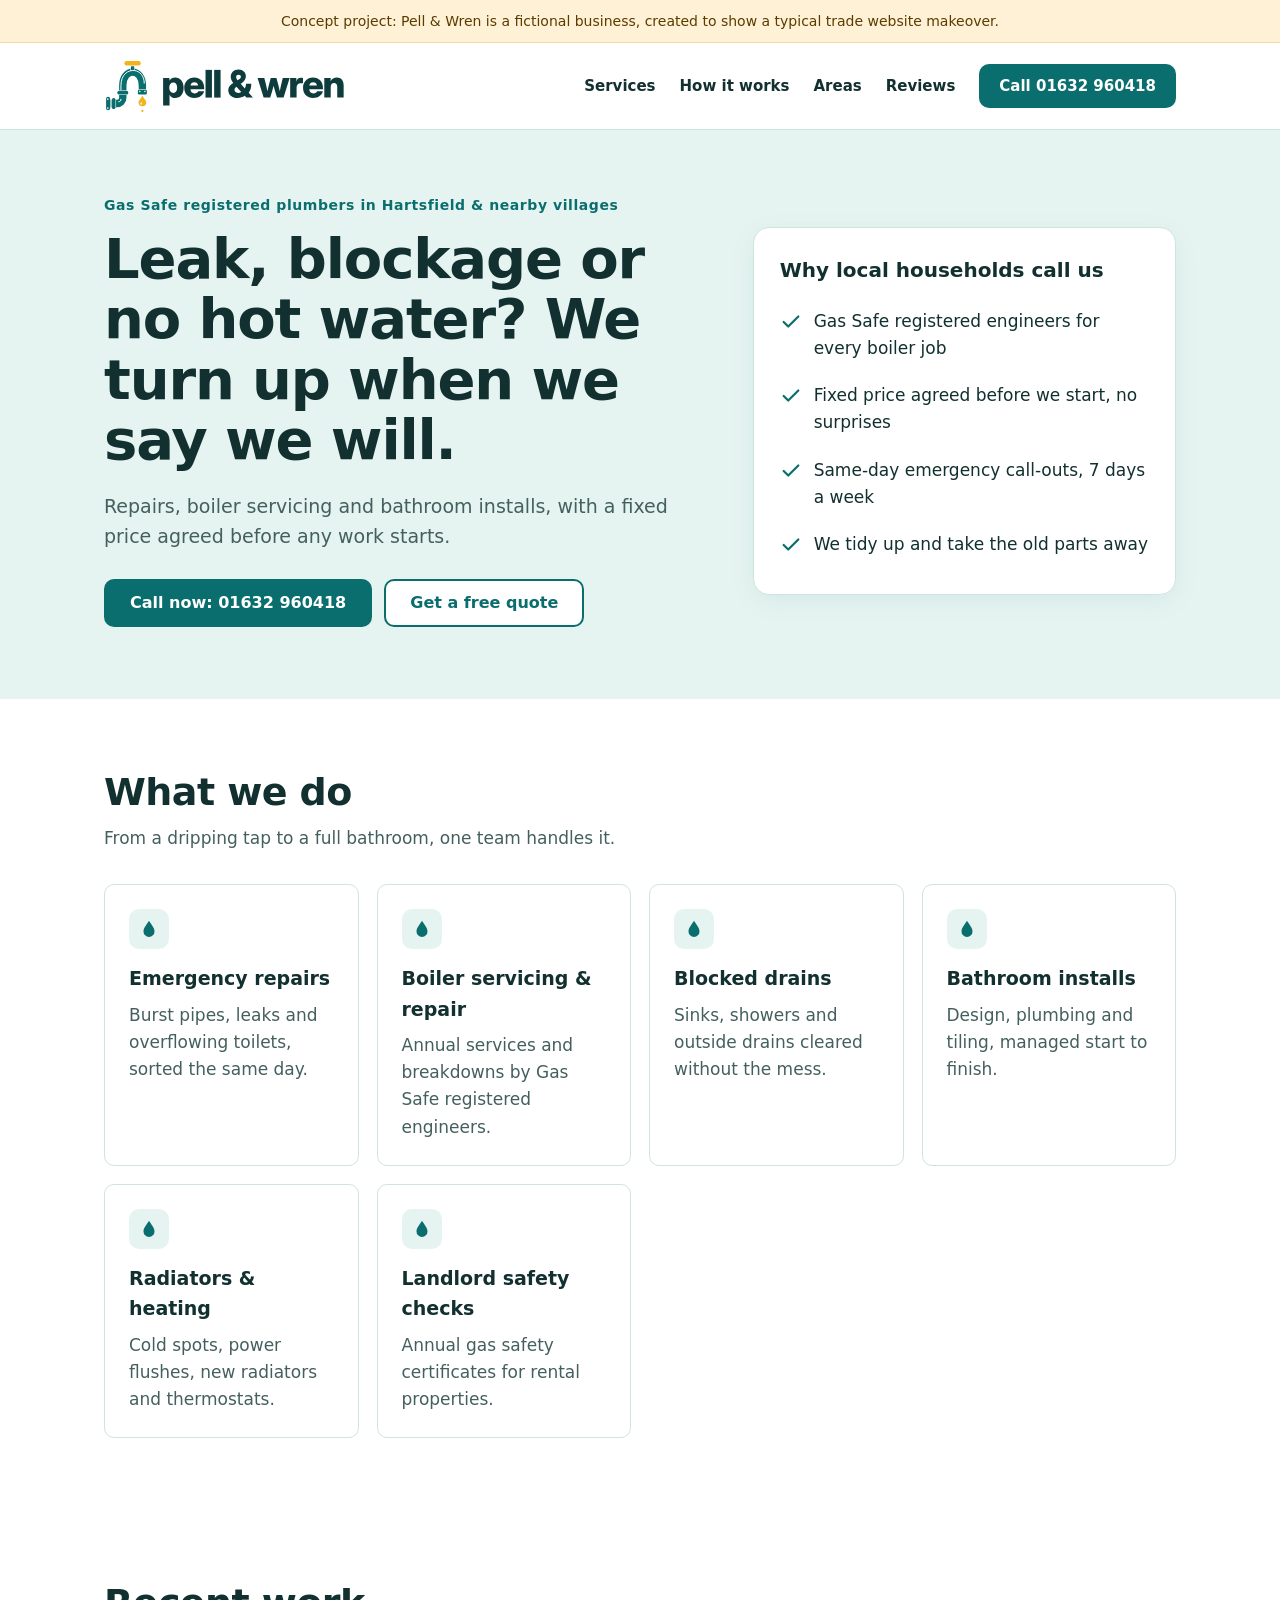
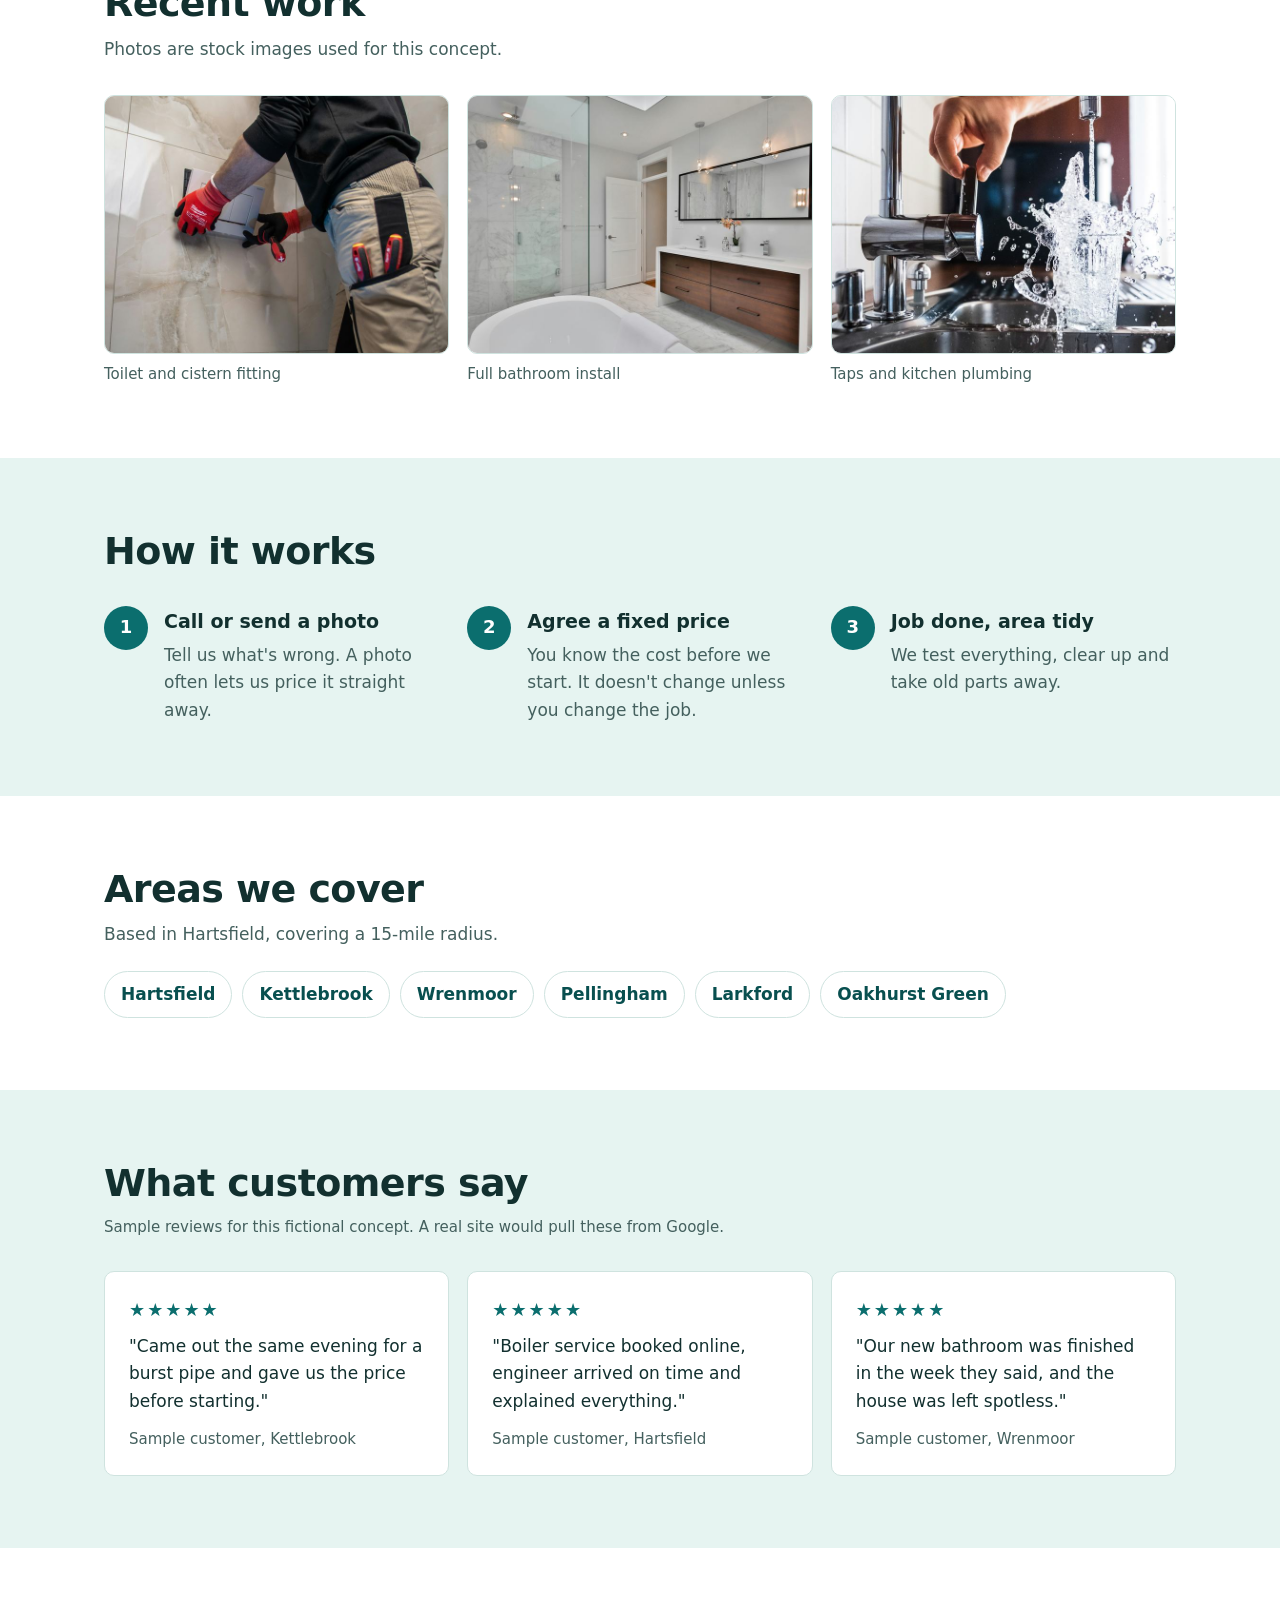
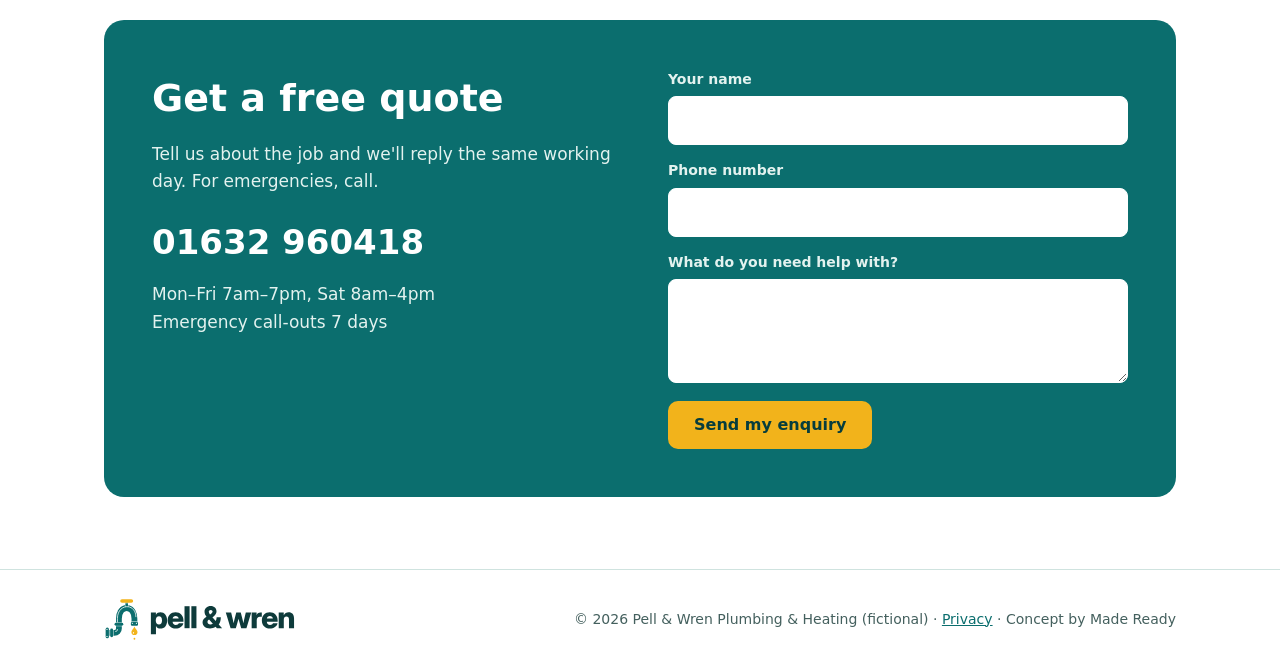
<file: example/after.html>
<!DOCTYPE html>
<html lang="en-GB">
<head>
<meta charset="utf-8">
<meta name="viewport" content="width=device-width, initial-scale=1">
<meta name="robots" content="noindex">
<title>Concept: Pell & Wren Plumbing, after</title>
<meta name="description" content="Fictional plumber website, shown as a concept &quot;after&quot;.">
<style>
:root{--bg:#FFFFFF;--mint:#E6F4F1;--teal:#0B6E6E;--teal-d:#084F4F;--amber:#F2B31B;--amber-d:#FFC84A;--teal-x:#063D3D;--ink:#12302F;--soft:#44605E;--line:#CFE3DF;--r:10px;--sans:system-ui,-apple-system,"Segoe UI",Roboto,"Helvetica Neue",Arial,sans-serif}
*{box-sizing:border-box}
body{margin:0;background:var(--bg);color:var(--ink);font-family:var(--sans);font-size:17px;line-height:1.6}
a{color:var(--teal)}a:hover{color:var(--teal-d)}
.w{max-width:1120px;margin:0 auto;padding:0 24px}
h1,h2,h3{margin:0;font-family:var(--sans);color:var(--ink)}
.note{background:#FFF1D6;color:#5C3B00;font-size:14px;padding:10px 24px;text-align:center;border-bottom:1px solid #F0D9A8}
header{border-bottom:1px solid var(--line);background:#fff}
header .w{display:flex;flex-wrap:wrap;align-items:center;justify-content:space-between;gap:12px 24px;padding-top:14px;padding-bottom:14px}
.logo{display:block;height:58px;width:auto}
.nav{display:flex;flex-wrap:wrap;align-items:center;gap:8px 24px;font-size:15px}
.nav a.l{color:var(--ink);text-decoration:none;font-weight:600}
.nav a.l:hover{color:var(--teal)}
.btn{display:inline-flex;align-items:center;justify-content:center;min-height:48px;padding:0 24px;background:var(--teal);color:#fff;border:2px solid var(--teal);border-radius:var(--r);font:700 16px/1 var(--sans);text-decoration:none;cursor:pointer}
.btn:hover{background:var(--teal-d);border-color:var(--teal-d);color:#fff}
.btn.alt{background:#fff;color:var(--teal);border-color:var(--teal)}
.btn.alt:hover{background:var(--mint);color:var(--teal-d)}
.btn.sm{min-height:44px;padding:0 18px;font-size:15px}
.hero{background:var(--mint);padding:64px 0 72px}
.hero .w{display:grid;grid-template-columns:1fr;gap:36px;align-items:center}
.eyebrow{margin:0 0 12px;font-size:14px;font-weight:700;letter-spacing:.04em;color:var(--teal)}
.hero h1{font-size:clamp(34px,6vw,56px);line-height:1.08;font-weight:800;letter-spacing:-.02em}
.lead{margin:20px 0 0;font-size:19px;color:var(--soft);max-width:33em}
.acts{margin-top:28px;display:flex;flex-wrap:wrap;gap:12px}
.panel{background:#fff;border:1px solid var(--line);border-radius:16px;padding:26px;box-shadow:0 6px 24px rgba(11,110,110,.08)}
.panel h2{font-size:20px;margin-bottom:12px}
.panel ul{list-style:none;margin:0;padding:0}
.panel li{display:flex;gap:12px;padding:10px 0;align-items:flex-start}
.panel li svg{flex:none;margin-top:3px}
.sec{padding:72px 0}
.sec.tint{background:var(--mint)}
.sec h2{font-size:clamp(28px,4vw,38px);line-height:1.15;font-weight:800;letter-spacing:-.015em}
.sub{margin:10px 0 0;color:var(--soft);max-width:36em}
.grid{margin-top:32px;display:grid;grid-template-columns:repeat(auto-fit,minmax(250px,1fr));gap:18px}
.card{background:#fff;border:1px solid var(--line);border-radius:var(--r);padding:24px}
.card h3{font-size:19px}
.card p{margin:8px 0 0;color:var(--soft)}
.ico{width:40px;height:40px;border-radius:10px;background:var(--mint);display:grid;place-items:center;margin-bottom:14px}
.step{display:flex;gap:16px;align-items:flex-start}
.step .n{flex:none;width:44px;height:44px;border-radius:50%;background:var(--teal);color:#fff;display:grid;place-items:center;font-weight:800;font-size:18px}
.step h3{font-size:19px}.step p{margin:6px 0 0;color:var(--soft)}
.chips{margin-top:22px;display:flex;flex-wrap:wrap;gap:10px}
.chips span{padding:9px 16px;border-radius:999px;background:#fff;border:1px solid var(--line);font-weight:600;color:var(--teal-d)}
.small{margin:10px 0 0;font-size:15px;color:var(--soft)}
.rev blockquote{margin:0;font-size:17px;line-height:1.6}
.rev figcaption{margin-top:12px;font-size:15px;color:var(--soft)}
.stars{color:var(--teal);letter-spacing:2px;font-size:18px;margin-bottom:8px}
.contact{padding:72px 0}
.box{background:var(--teal);color:#fff;border-radius:20px;padding:40px;display:grid;grid-template-columns:1fr;gap:36px}
.box h2{color:#fff;font-size:clamp(28px,4vw,38px);font-weight:800}
.box p{color:#E3F2EF;margin:12px 0 0}
.box .tel{display:inline-block;margin-top:20px;color:#fff;font-weight:800;font-size:clamp(26px,5vw,34px);text-decoration:none}
.box label{display:block;font-size:14px;font-weight:600;color:#E3F2EF;margin-top:14px}
.box label:first-child{margin-top:0}
.box input,.box textarea{display:block;width:100%;margin-top:6px;min-height:46px;padding:10px 14px;border-radius:8px;border:1px solid #fff;background:#fff;color:var(--ink);font:inherit}
.box .btn{margin-top:18px;width:100%;background:var(--amber);border-color:var(--amber);color:var(--teal-x)}
.box .btn:hover{background:var(--amber-d);border-color:var(--amber-d);color:var(--teal-x)}
.box :focus-visible{outline:3px solid var(--amber);outline-offset:2px}
footer{border-top:1px solid var(--line);padding:26px 0;font-size:14px;color:var(--soft)}
footer .w{display:flex;flex-wrap:wrap;align-items:center;justify-content:space-between;gap:12px 20px}
footer .logo{height:46px}
.work{margin:32px 0 0;display:grid;grid-template-columns:repeat(auto-fit,minmax(250px,1fr));gap:18px}.work figure{margin:0}.work img{display:block;width:100%;height:auto;aspect-ratio:4/3;object-fit:cover;border-radius:var(--r);border:1px solid var(--line)}.work figcaption{margin-top:8px;font-size:15px;color:var(--soft)}
@media(min-width:800px){.hero .w{grid-template-columns:1.4fr 1fr;gap:56px}.box{grid-template-columns:1fr 1fr;gap:56px;padding:48px}.box .btn{width:auto}}
@media(max-width:520px){.hero{padding:44px 0 52px}.sec,.contact{padding:52px 0}.box{padding:28px 22px}}
</style>
</head>
<body>

<div class="note">Concept project: Pell &amp; Wren is a fictional business, created to show a typical trade website makeover.</div>

<header id="top"><div class="w">
<a href="#top" aria-label="Pell &amp; Wren Plumbing home"><svg class="logo" viewBox="0 0 295 70" role="img" aria-label="Pell &amp; Wren Plumbing"><g transform="translate(3.0 8.9) scale(0.49230769230769234)"><mask id="mhd" maskUnits="userSpaceOnUse" x="-20" y="-30" width="160" height="170"><rect x="-20" y="-30" width="160" height="170" fill="#fff"/><path d="M35.4 63V52C35.4 3.4 92.6 3.4 92.6 46" fill="none" stroke="#000" stroke-width="2.4" stroke-linecap="round"/><path d="M30 91.6c3.6 0 5.4-2 5.4-6" fill="none" stroke="#000" stroke-width="2.4" stroke-linecap="round"/></mask><g mask="url(#mhd)"><path d="M4 96L26 96C34 96 40 90 40 82L40 52C40 8 88 8 88 52L88 66" fill="none" stroke="#0B6E6E" stroke-width="18" stroke-linejoin="round"/></g><rect x="-5.0" y="-16.5" width="10" height="33" rx="5.0" fill="#0B6E6E" stroke="#fff" stroke-width="2.6" paint-order="stroke" transform="translate(4.00 96.00) rotate(0.00)"/><rect x="-4.5" y="-13.5" width="9" height="27" rx="4.5" fill="#0B6E6E" stroke="#fff" stroke-width="2.6" paint-order="stroke" transform="translate(17.64 96.00) rotate(0.00)"/><rect x="-4.5" y="-13.5" width="9" height="27" rx="4.5" fill="#0B6E6E" stroke="#fff" stroke-width="2.6" paint-order="stroke" transform="translate(40.00 69.40) rotate(-90.00)"/><rect x="60" y="0" width="8" height="14" fill="#0B6E6E" stroke="#fff" stroke-width="2.6" paint-order="stroke"/><rect x="44" y="-8" width="40" height="11" rx="5.5" fill="#F2B31B" stroke="#fff" stroke-width="2.6" paint-order="stroke"/><rect x="77" y="62" width="22" height="12" rx="3.5" fill="#0B6E6E" stroke="#fff" stroke-width="2.6" paint-order="stroke"/><rect x="1.4" y="83.5" width="3.4" height="3.4" fill="#fff"/><rect x="1.4" y="105.5" width="3.4" height="3.4" fill="#fff"/><rect x="80" y="64.8" width="3.2" height="3.2" fill="#fff"/><rect x="92.6" y="64.8" width="3.2" height="3.2" fill="#fff"/><path transform="translate(88 93) rotate(0)" d="M0 -16.62C2.85 -9.14 9.50 -4.75 9.50 0a9.5 9.5 0 0 1 -19.0 0C-9.50 -4.75 -2.85 -9.14 0 -16.62Z" fill="#F2B31B"/><ellipse cx="85" cy="96" rx="1.8" ry="3" fill="#fff" opacity=".9" transform="rotate(15 85 96)"/><circle cx="88" cy="114" r="2.8" fill="#F2B31B"/></g><g transform="translate(69.2 49.0)"><g fill="#0E3B3B"><path transform="translate(0.00 0) scale(0.02246 -0.02246)" d="M96 -418H440V157H444C499 40 603 -23 742 -23C1019 -23 1198 196 1198 530C1198 853 1012 1079 745 1079C608 1079 504 1025 441 918H436V1056H96ZM645 252C515 252 426 361 426 530C426 697 515 805 645 805C772 805 850 702 850 530C850 356 772 252 645 252Z"/><path transform="translate(26.49 0) scale(0.02246 -0.02246)" d="M596 -24C863 -24 1076 125 1115 338H806C781 268 709 224 608 224C472 224 392 309 388 443H1123V536C1123 856 904 1080 587 1080C274 1080 52 850 52 528C52 206 272 -24 596 -24ZM390 649C405 760 480 826 596 826C711 826 787 760 802 649Z"/><path transform="translate(51.18 0) scale(0.02246 -0.02246)" d="M440 1490H96V0H440Z"/><path transform="translate(61.61 0) scale(0.02246 -0.02246)" d="M440 1490H96V0H440Z"/><path transform="translate(79.62 0) scale(0.02246 -0.02246)" d="M558 -23C687 -23 827 16 938 93L1023 0H1378L1149 259C1247 389 1289 562 1289 746H1007C1007 652 982 566 942 492L719 743L800 801C929 894 998 1014 998 1148C998 1349 845 1510 604 1510C353 1510 185 1338 185 1116C185 988 243 879 320 779C143 662 52 558 52 396C52 161 247 -23 558 -23ZM750 298C696 268 637 252 580 252C467 252 386 319 386 417C386 488 428 534 492 581ZM557 932C503 1001 475 1055 475 1111C475 1186 527 1234 604 1234C685 1234 730 1183 730 1125C730 1081 706 1028 635 982Z"/><path transform="translate(116.06 0) scale(0.02246 -0.02246)" d="M329 0H684L801 395C824 473 845 556 866 639C887 556 908 473 930 395L1047 0H1402L1727 1056H1359L1280 726C1251 602 1225 470 1199 339C1168 470 1137 603 1105 726L1018 1056H713L626 726C594 603 563 470 532 339C505 470 478 603 448 726L366 1056H4Z"/><path transform="translate(153.35 0) scale(0.02246 -0.02246)" d="M96 0H440V541C440 691 525 777 648 777C698 777 759 775 784 774V1058C756 1059 727 1060 690 1060C549 1060 470 1004 432 870H429V1056H96Z"/><path transform="translate(169.85 0) scale(0.02246 -0.02246)" d="M596 -24C863 -24 1076 125 1115 338H806C781 268 709 224 608 224C472 224 392 309 388 443H1123V536C1123 856 904 1080 587 1080C274 1080 52 850 52 528C52 206 272 -24 596 -24ZM390 649C405 760 480 826 596 826C711 826 787 760 802 649Z"/><path transform="translate(194.54 0) scale(0.02246 -0.02246)" d="M440 574C440 718 510 785 619 785C728 785 791 717 791 592V0H1135V664C1135 924 1001 1079 772 1079C613 1079 506 1006 436 885V1056H96V0H440Z"/></g></g></svg>
</a>
<nav class="nav" aria-label="Main">
<a class="l" href="#services">Services</a><a class="l" href="#process">How it works</a><a class="l" href="#areas">Areas</a><a class="l" href="#reviews">Reviews</a>
<a class="btn sm" href="tel:01632960418">Call 01632 960418</a>
</nav>
</div></header>

<main>
<section class="hero"><div class="w">
<div>
<p class="eyebrow">Gas Safe registered plumbers in Hartsfield &amp; nearby villages</p>
<h1>Leak, blockage or no hot water? We turn up when we say we will.</h1>
<p class="lead">Repairs, boiler servicing and bathroom installs, with a fixed price agreed before any work starts.</p>
<div class="acts"><a class="btn" href="tel:01632960418">Call now: 01632 960418</a><a class="btn alt" href="#contact">Get a free quote</a></div>
</div>
<aside class="panel" aria-labelledby="why">
<h2 id="why">Why local households call us</h2>
<ul>
<li><svg width="22" height="22" viewBox="0 0 24 24" fill="none" stroke="#0B6E6E" stroke-width="2.4" stroke-linecap="round" stroke-linejoin="round" aria-hidden="true"><path d="M20 6 9 17l-5-5"/></svg><span>Gas Safe registered engineers for every boiler job</span></li>
<li><svg width="22" height="22" viewBox="0 0 24 24" fill="none" stroke="#0B6E6E" stroke-width="2.4" stroke-linecap="round" stroke-linejoin="round" aria-hidden="true"><path d="M20 6 9 17l-5-5"/></svg><span>Fixed price agreed before we start, no surprises</span></li>
<li><svg width="22" height="22" viewBox="0 0 24 24" fill="none" stroke="#0B6E6E" stroke-width="2.4" stroke-linecap="round" stroke-linejoin="round" aria-hidden="true"><path d="M20 6 9 17l-5-5"/></svg><span>Same-day emergency call-outs, 7 days a week</span></li>
<li><svg width="22" height="22" viewBox="0 0 24 24" fill="none" stroke="#0B6E6E" stroke-width="2.4" stroke-linecap="round" stroke-linejoin="round" aria-hidden="true"><path d="M20 6 9 17l-5-5"/></svg><span>We tidy up and take the old parts away</span></li>
</ul>
</aside>
</div></section>
<section class="sec" id="services"><div class="w">
<h2>What we do</h2>
<p class="sub">From a dripping tap to a full bathroom, one team handles it.</p>
<div class="grid">
<div class="card"><span class="ico" aria-hidden="true"><svg width="22" height="22" viewBox="0 0 64 64"><path d="M32 8C25 20 16 28 16 39a16 16 0 0 0 32 0C48 28 39 20 32 8z" fill="#0B6E6E"/></svg></span><h3>Emergency repairs</h3><p>Burst pipes, leaks and overflowing toilets, sorted the same day.</p></div>
<div class="card"><span class="ico" aria-hidden="true"><svg width="22" height="22" viewBox="0 0 64 64"><path d="M32 8C25 20 16 28 16 39a16 16 0 0 0 32 0C48 28 39 20 32 8z" fill="#0B6E6E"/></svg></span><h3>Boiler servicing &amp; repair</h3><p>Annual services and breakdowns by Gas Safe registered engineers.</p></div>
<div class="card"><span class="ico" aria-hidden="true"><svg width="22" height="22" viewBox="0 0 64 64"><path d="M32 8C25 20 16 28 16 39a16 16 0 0 0 32 0C48 28 39 20 32 8z" fill="#0B6E6E"/></svg></span><h3>Blocked drains</h3><p>Sinks, showers and outside drains cleared without the mess.</p></div>
<div class="card"><span class="ico" aria-hidden="true"><svg width="22" height="22" viewBox="0 0 64 64"><path d="M32 8C25 20 16 28 16 39a16 16 0 0 0 32 0C48 28 39 20 32 8z" fill="#0B6E6E"/></svg></span><h3>Bathroom installs</h3><p>Design, plumbing and tiling, managed start to finish.</p></div>
<div class="card"><span class="ico" aria-hidden="true"><svg width="22" height="22" viewBox="0 0 64 64"><path d="M32 8C25 20 16 28 16 39a16 16 0 0 0 32 0C48 28 39 20 32 8z" fill="#0B6E6E"/></svg></span><h3>Radiators &amp; heating</h3><p>Cold spots, power flushes, new radiators and thermostats.</p></div>
<div class="card"><span class="ico" aria-hidden="true"><svg width="22" height="22" viewBox="0 0 64 64"><path d="M32 8C25 20 16 28 16 39a16 16 0 0 0 32 0C48 28 39 20 32 8z" fill="#0B6E6E"/></svg></span><h3>Landlord safety checks</h3><p>Annual gas safety certificates for rental properties.</p></div>
</div>
</div></section>

<section class="sec" id="work"><div class="w">
<h2>Recent work</h2>
<p class="sub">Photos are stock images used for this concept.</p>
<div class="work">
<figure><img src="/example/photos/after-fitting.jpg" width="720" height="540" alt="Plumber fitting a flush plate on a tiled wall" loading="lazy"><figcaption>Toilet and cistern fitting</figcaption></figure>
<figure><img src="/example/photos/after-bathroom.jpg" width="720" height="540" alt="Finished bathroom with a double basin and walk-in shower" loading="lazy"><figcaption>Full bathroom install</figcaption></figure>
<figure><img src="/example/photos/after-tap.jpg" width="720" height="540" alt="Water running from a mixer tap into a glass" loading="lazy"><figcaption>Taps and kitchen plumbing</figcaption></figure>
</div>
</div></section>

<section class="sec tint" id="process"><div class="w">
<h2>How it works</h2>
<div class="grid">
<div class="step"><span class="n" aria-hidden="true">1</span><div><h3>Call or send a photo</h3><p>Tell us what's wrong. A photo often lets us price it straight away.</p></div></div>
<div class="step"><span class="n" aria-hidden="true">2</span><div><h3>Agree a fixed price</h3><p>You know the cost before we start. It doesn't change unless you change the job.</p></div></div>
<div class="step"><span class="n" aria-hidden="true">3</span><div><h3>Job done, area tidy</h3><p>We test everything, clear up and take old parts away.</p></div></div>
</div>
</div></section>

<section class="sec" id="areas"><div class="w">
<h2>Areas we cover</h2>
<p class="sub">Based in Hartsfield, covering a 15-mile radius.</p>
<div class="chips"><span>Hartsfield</span><span>Kettlebrook</span><span>Wrenmoor</span><span>Pellingham</span><span>Larkford</span><span>Oakhurst Green</span></div>
</div></section>

<section class="sec tint" id="reviews"><div class="w">
<h2>What customers say</h2>
<p class="small">Sample reviews for this fictional concept. A real site would pull these from Google.</p>
<div class="grid">
<figure class="card rev" style="margin:0"><div class="stars" aria-hidden="true">★★★★★</div><blockquote>"Came out the same evening for a burst pipe and gave us the price before starting."</blockquote><figcaption>Sample customer, Kettlebrook</figcaption></figure>
<figure class="card rev" style="margin:0"><div class="stars" aria-hidden="true">★★★★★</div><blockquote>"Boiler service booked online, engineer arrived on time and explained everything."</blockquote><figcaption>Sample customer, Hartsfield</figcaption></figure>
<figure class="card rev" style="margin:0"><div class="stars" aria-hidden="true">★★★★★</div><blockquote>"Our new bathroom was finished in the week they said, and the house was left spotless."</blockquote><figcaption>Sample customer, Wrenmoor</figcaption></figure>
</div>
</div></section>

<section class="contact" id="contact"><div class="w"><div class="box">
<div>
<h2>Get a free quote</h2>
<p>Tell us about the job and we'll reply the same working day. For emergencies, call.</p>
<a class="tel" href="tel:01632960418">01632 960418</a>
<p>Mon–Fri 7am–7pm, Sat 8am–4pm<br>Emergency call-outs 7 days</p>
</div>
<form>
<label for="f-name">Your name</label><input id="f-name" type="text" autocomplete="name">
<label for="f-tel">Phone number</label><input id="f-tel" type="tel" autocomplete="tel">
<label for="f-msg">What do you need help with?</label><textarea id="f-msg" rows="3"></textarea>
<button class="btn" type="button">Send my enquiry</button>
</form>
</div></div></section>
</main>

<footer><div class="w">
<svg class="logo" viewBox="0 0 295 70" role="img" aria-label="Pell &amp; Wren Plumbing"><g transform="translate(3.0 8.9) scale(0.49230769230769234)"><mask id="mft" maskUnits="userSpaceOnUse" x="-20" y="-30" width="160" height="170"><rect x="-20" y="-30" width="160" height="170" fill="#fff"/><path d="M35.4 63V52C35.4 3.4 92.6 3.4 92.6 46" fill="none" stroke="#000" stroke-width="2.4" stroke-linecap="round"/><path d="M30 91.6c3.6 0 5.4-2 5.4-6" fill="none" stroke="#000" stroke-width="2.4" stroke-linecap="round"/></mask><g mask="url(#mft)"><path d="M4 96L26 96C34 96 40 90 40 82L40 52C40 8 88 8 88 52L88 66" fill="none" stroke="#0B6E6E" stroke-width="18" stroke-linejoin="round"/></g><rect x="-5.0" y="-16.5" width="10" height="33" rx="5.0" fill="#0B6E6E" stroke="#fff" stroke-width="2.6" paint-order="stroke" transform="translate(4.00 96.00) rotate(0.00)"/><rect x="-4.5" y="-13.5" width="9" height="27" rx="4.5" fill="#0B6E6E" stroke="#fff" stroke-width="2.6" paint-order="stroke" transform="translate(17.64 96.00) rotate(0.00)"/><rect x="-4.5" y="-13.5" width="9" height="27" rx="4.5" fill="#0B6E6E" stroke="#fff" stroke-width="2.6" paint-order="stroke" transform="translate(40.00 69.40) rotate(-90.00)"/><rect x="60" y="0" width="8" height="14" fill="#0B6E6E" stroke="#fff" stroke-width="2.6" paint-order="stroke"/><rect x="44" y="-8" width="40" height="11" rx="5.5" fill="#F2B31B" stroke="#fff" stroke-width="2.6" paint-order="stroke"/><rect x="77" y="62" width="22" height="12" rx="3.5" fill="#0B6E6E" stroke="#fff" stroke-width="2.6" paint-order="stroke"/><rect x="1.4" y="83.5" width="3.4" height="3.4" fill="#fff"/><rect x="1.4" y="105.5" width="3.4" height="3.4" fill="#fff"/><rect x="80" y="64.8" width="3.2" height="3.2" fill="#fff"/><rect x="92.6" y="64.8" width="3.2" height="3.2" fill="#fff"/><path transform="translate(88 93) rotate(0)" d="M0 -16.62C2.85 -9.14 9.50 -4.75 9.50 0a9.5 9.5 0 0 1 -19.0 0C-9.50 -4.75 -2.85 -9.14 0 -16.62Z" fill="#F2B31B"/><ellipse cx="85" cy="96" rx="1.8" ry="3" fill="#fff" opacity=".9" transform="rotate(15 85 96)"/><circle cx="88" cy="114" r="2.8" fill="#F2B31B"/></g><g transform="translate(69.2 49.0)"><g fill="#0E3B3B"><path transform="translate(0.00 0) scale(0.02246 -0.02246)" d="M96 -418H440V157H444C499 40 603 -23 742 -23C1019 -23 1198 196 1198 530C1198 853 1012 1079 745 1079C608 1079 504 1025 441 918H436V1056H96ZM645 252C515 252 426 361 426 530C426 697 515 805 645 805C772 805 850 702 850 530C850 356 772 252 645 252Z"/><path transform="translate(26.49 0) scale(0.02246 -0.02246)" d="M596 -24C863 -24 1076 125 1115 338H806C781 268 709 224 608 224C472 224 392 309 388 443H1123V536C1123 856 904 1080 587 1080C274 1080 52 850 52 528C52 206 272 -24 596 -24ZM390 649C405 760 480 826 596 826C711 826 787 760 802 649Z"/><path transform="translate(51.18 0) scale(0.02246 -0.02246)" d="M440 1490H96V0H440Z"/><path transform="translate(61.61 0) scale(0.02246 -0.02246)" d="M440 1490H96V0H440Z"/><path transform="translate(79.62 0) scale(0.02246 -0.02246)" d="M558 -23C687 -23 827 16 938 93L1023 0H1378L1149 259C1247 389 1289 562 1289 746H1007C1007 652 982 566 942 492L719 743L800 801C929 894 998 1014 998 1148C998 1349 845 1510 604 1510C353 1510 185 1338 185 1116C185 988 243 879 320 779C143 662 52 558 52 396C52 161 247 -23 558 -23ZM750 298C696 268 637 252 580 252C467 252 386 319 386 417C386 488 428 534 492 581ZM557 932C503 1001 475 1055 475 1111C475 1186 527 1234 604 1234C685 1234 730 1183 730 1125C730 1081 706 1028 635 982Z"/><path transform="translate(116.06 0) scale(0.02246 -0.02246)" d="M329 0H684L801 395C824 473 845 556 866 639C887 556 908 473 930 395L1047 0H1402L1727 1056H1359L1280 726C1251 602 1225 470 1199 339C1168 470 1137 603 1105 726L1018 1056H713L626 726C594 603 563 470 532 339C505 470 478 603 448 726L366 1056H4Z"/><path transform="translate(153.35 0) scale(0.02246 -0.02246)" d="M96 0H440V541C440 691 525 777 648 777C698 777 759 775 784 774V1058C756 1059 727 1060 690 1060C549 1060 470 1004 432 870H429V1056H96Z"/><path transform="translate(169.85 0) scale(0.02246 -0.02246)" d="M596 -24C863 -24 1076 125 1115 338H806C781 268 709 224 608 224C472 224 392 309 388 443H1123V536C1123 856 904 1080 587 1080C274 1080 52 850 52 528C52 206 272 -24 596 -24ZM390 649C405 760 480 826 596 826C711 826 787 760 802 649Z"/><path transform="translate(194.54 0) scale(0.02246 -0.02246)" d="M440 574C440 718 510 785 619 785C728 785 791 717 791 592V0H1135V664C1135 924 1001 1079 772 1079C613 1079 506 1006 436 885V1056H96V0H440Z"/></g></g></svg>

<span>© 2026 Pell &amp; Wren Plumbing &amp; Heating (fictional) · <a href="#top">Privacy</a> · Concept by Made Ready</span>
</div></footer>

</body>
</html>
</file>
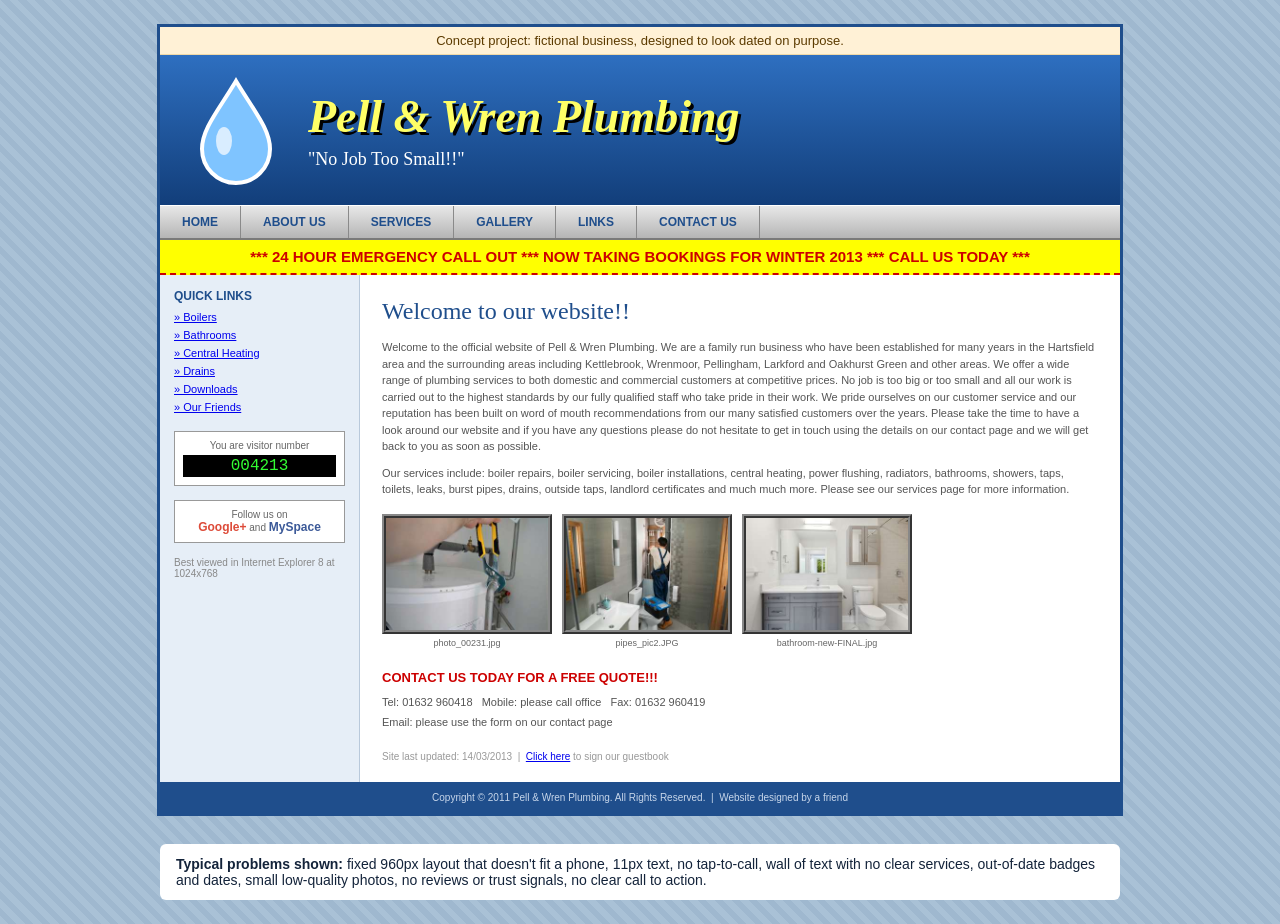
<file: example/before.html>
<!DOCTYPE html>
<html lang="en-GB">
<head>
<meta charset="utf-8">
<meta name="viewport" content="width=device-width, initial-scale=1">
<meta name="robots" content="noindex">
<title>Concept: Pell & Wren Plumbing, before</title>
<meta name="description" content="Fictional dated plumber website, shown as a concept "before".">
<style>body{margin:0}a{color:#0000EE}a:hover{color:#551A8B}</style>
</head>
<body>


<div style="min-width: 1008px; box-sizing: border-box; background-color: #9FB8CF; background-image: repeating-linear-gradient(45deg, #A9C1D6 0px, #A9C1D6 6px, #9FB8CF 6px, #9FB8CF 12px); padding: 24px 0; font-family: Verdana, Tahoma, Arial, sans-serif; color: #333333">

<div style="width: 960px; margin: 0 auto; background: #FFFFFF; border: 3px solid #1F4E8C">

<div style="background: #FFF1D6; color: #5C3B00; font-family: Arial, sans-serif; font-size: 13px; padding: 6px 12px; text-align: center; border-bottom: 1px solid #F0D9A8">Concept project: fictional business, designed to look dated on purpose.</div>

<div style="height: 150px; background-image: linear-gradient(180deg, #2E6FC0 0%, #123E7A 100%); display: flex; align-items: center; gap: 24px; padding: 0 28px; box-sizing: border-box">
<svg width="96" height="110" viewBox="0 0 96 110" aria-hidden="true"><path d="M48 6C30 36 14 54 14 74a34 34 0 0 0 68 0C82 54 66 36 48 6z" fill="#7FC4FF" stroke="#FFFFFF" stroke-width="4"/><ellipse cx="36" cy="66" rx="8" ry="14" fill="#FFFFFF" opacity="0.7"/></svg>
<div>
<p style="margin: 0; font-family: 'Times New Roman', serif; font-style: italic; font-weight: bold; font-size: 46px; color: #FFFF66; text-shadow: 3px 3px 0 #000000">Pell &amp; Wren Plumbing</p>
<p style="margin: 6px 0 0; font-family: 'Comic Sans MS', 'Comic Sans', cursive; font-size: 18px; color: #FFFFFF">"No Job Too Small!!"</p>
</div>
</div>

<div style="display: flex; background-image: linear-gradient(180deg, #E8E8E8, #B5B5B5); border-top: 1px solid #FFFFFF; border-bottom: 2px solid #7A7A7A">
<a href="#" style="padding: 9px 22px; font-size: 12px; font-weight: bold; color: #1F4E8C; border-right: 1px solid #8A8A8A; text-decoration: none">HOME</a>
<a href="#" style="padding: 9px 22px; font-size: 12px; font-weight: bold; color: #1F4E8C; border-right: 1px solid #8A8A8A; text-decoration: none">ABOUT US</a>
<a href="#" style="padding: 9px 22px; font-size: 12px; font-weight: bold; color: #1F4E8C; border-right: 1px solid #8A8A8A; text-decoration: none">SERVICES</a>
<a href="#" style="padding: 9px 22px; font-size: 12px; font-weight: bold; color: #1F4E8C; border-right: 1px solid #8A8A8A; text-decoration: none">GALLERY</a>
<a href="#" style="padding: 9px 22px; font-size: 12px; font-weight: bold; color: #1F4E8C; border-right: 1px solid #8A8A8A; text-decoration: none">LINKS</a>
<a href="#" style="padding: 9px 22px; font-size: 12px; font-weight: bold; color: #1F4E8C; border-right: 1px solid #8A8A8A; text-decoration: none">CONTACT US</a>
</div>

<div style="background: #FFFF00; color: #CC0000; font-weight: bold; font-size: 15px; padding: 8px 12px; text-align: center; border-bottom: 2px dashed #CC0000">*** 24 HOUR EMERGENCY CALL OUT *** NOW TAKING BOOKINGS FOR WINTER 2013 *** CALL US TODAY ***</div>

<div style="display: flex">

<div style="width: 200px; flex: none; background: #E6EEF7; border-right: 1px solid #B9C9DB; padding: 14px; box-sizing: border-box; font-size: 11px">
<p style="margin: 0 0 8px; font-weight: bold; color: #1F4E8C; font-size: 12px">QUICK LINKS</p>
<p style="margin: 0 0 6px"><a href="#">» Boilers</a></p>
<p style="margin: 0 0 6px"><a href="#">» Bathrooms</a></p>
<p style="margin: 0 0 6px"><a href="#">» Central Heating</a></p>
<p style="margin: 0 0 6px"><a href="#">» Drains</a></p>
<p style="margin: 0 0 6px"><a href="#">» Downloads</a></p>
<p style="margin: 0 0 6px"><a href="#">» Our Friends</a></p>
<div style="margin-top: 18px; border: 1px solid #999999; background: #FFFFFF; padding: 8px; text-align: center">
<p style="margin: 0; font-size: 10px; color: #666666">You are visitor number</p>
<p style="margin: 4px 0 0; font-family: 'Courier New', monospace; font-size: 16px; background: #000000; color: #33FF33; padding: 2px 0">004213</p>
</div>
<div style="margin-top: 14px; border: 1px solid #999999; background: #FFFFFF; padding: 8px; text-align: center; font-size: 10px; color: #666666">Follow us on<br><span style="color: #DD4B39; font-weight: bold; font-size: 12px">Google+</span> and <span style="color: #3B5998; font-weight: bold; font-size: 12px">MySpace</span></div>
<p style="margin: 14px 0 0; font-size: 10px; color: #888888">Best viewed in Internet Explorer 8 at 1024x768</p>
</div>

<div style="flex: 1; padding: 18px 22px; font-size: 11px; line-height: 1.5; color: #555555">
<p style="margin: 0; font-family: 'Comic Sans MS', 'Comic Sans', cursive; font-size: 24px; color: #1F4E8C">Welcome to our website!!</p>
<p style="margin: 10px 0 0">Welcome to the official website of Pell &amp; Wren Plumbing. We are a family run business who have been established for many years in the Hartsfield area and the surrounding areas including Kettlebrook, Wrenmoor, Pellingham, Larkford and Oakhurst Green and other areas. We offer a wide range of plumbing services to both domestic and commercial customers at competitive prices. No job is too big or too small and all our work is carried out to the highest standards by our fully qualified staff who take pride in their work. We pride ourselves on our customer service and our reputation has been built on word of mouth recommendations from our many satisfied customers over the years. Please take the time to have a look around our website and if you have any questions please do not hesitate to get in touch using the details on our contact page and we will get back to you as soon as possible.</p>
<p style="margin: 10px 0 0">Our services include: boiler repairs, boiler servicing, boiler installations, central heating, power flushing, radiators, bathrooms, showers, taps, toilets, leaks, burst pipes, drains, outside taps, landlord certificates and much much more. Please see our services page for more information.</p>

<div style="margin-top: 16px; display: flex; gap: 10px">
<div style="width: 170px; flex: none; text-align: center"><img src="/example/photos/before-cylinder.jpg" width="170" height="120" alt="Plumber fitting pipework to a hot water cylinder" loading="lazy" style="display: block; width: 170px; height: 120px; border: 4px ridge #888888; box-sizing: border-box; object-fit: cover"><span style="font-size: 9px; color: #666666">photo_00231.jpg</span></div>
<div style="width: 170px; flex: none; text-align: center"><img src="/example/photos/before-plumber.jpg" width="170" height="120" alt="Plumber working on pipes behind a bathroom cabinet" loading="lazy" style="display: block; width: 170px; height: 120px; border: 4px ridge #888888; box-sizing: border-box; object-fit: cover"><span style="font-size: 9px; color: #666666">pipes_pic2.JPG</span></div>
<div style="width: 170px; flex: none; text-align: center"><img src="/example/photos/before-bathroom.jpg" width="170" height="120" alt="Bathroom with a basin, bath and radiator" loading="lazy" style="display: block; width: 170px; height: 120px; border: 4px ridge #888888; box-sizing: border-box; object-fit: cover"><span style="font-size: 9px; color: #666666">bathroom-new-FINAL.jpg</span></div>
</div>

<p style="margin: 18px 0 0; font-weight: bold; color: #CC0000; font-size: 13px">CONTACT US TODAY FOR A FREE QUOTE!!!</p>
<p style="margin: 6px 0 0">Tel: 01632 960418 &nbsp; Mobile: please call office &nbsp; Fax: 01632 960419</p>
<p style="margin: 4px 0 0">Email: please use the form on our contact page</p>

<p style="margin: 18px 0 0; font-size: 10px; color: #999999">Site last updated: 14/03/2013 &nbsp;|&nbsp; <a href="#">Click here</a> to sign our guestbook</p>
</div>
</div>

<div style="background: #1F4E8C; color: #C7D6EA; font-size: 10px; text-align: center; padding: 10px">Copyright © 2011 Pell &amp; Wren Plumbing. All Rights Reserved. &nbsp;|&nbsp; Website designed by a friend</div>
</div>

<p style="width: 960px; margin: 28px auto 0; font-family: Arial, sans-serif; font-size: 14px; color: #13233A; background: #FFFFFF; border-radius: 6px; padding: 12px 16px; box-sizing: border-box"><b>Typical problems shown:</b> fixed 960px layout that doesn't fit a phone, 11px text, no tap-to-call, wall of text with no clear services, out-of-date badges and dates, small low-quality photos, no reviews or trust signals, no clear call to action.</p>
</div>

</body>
</html>
</file>
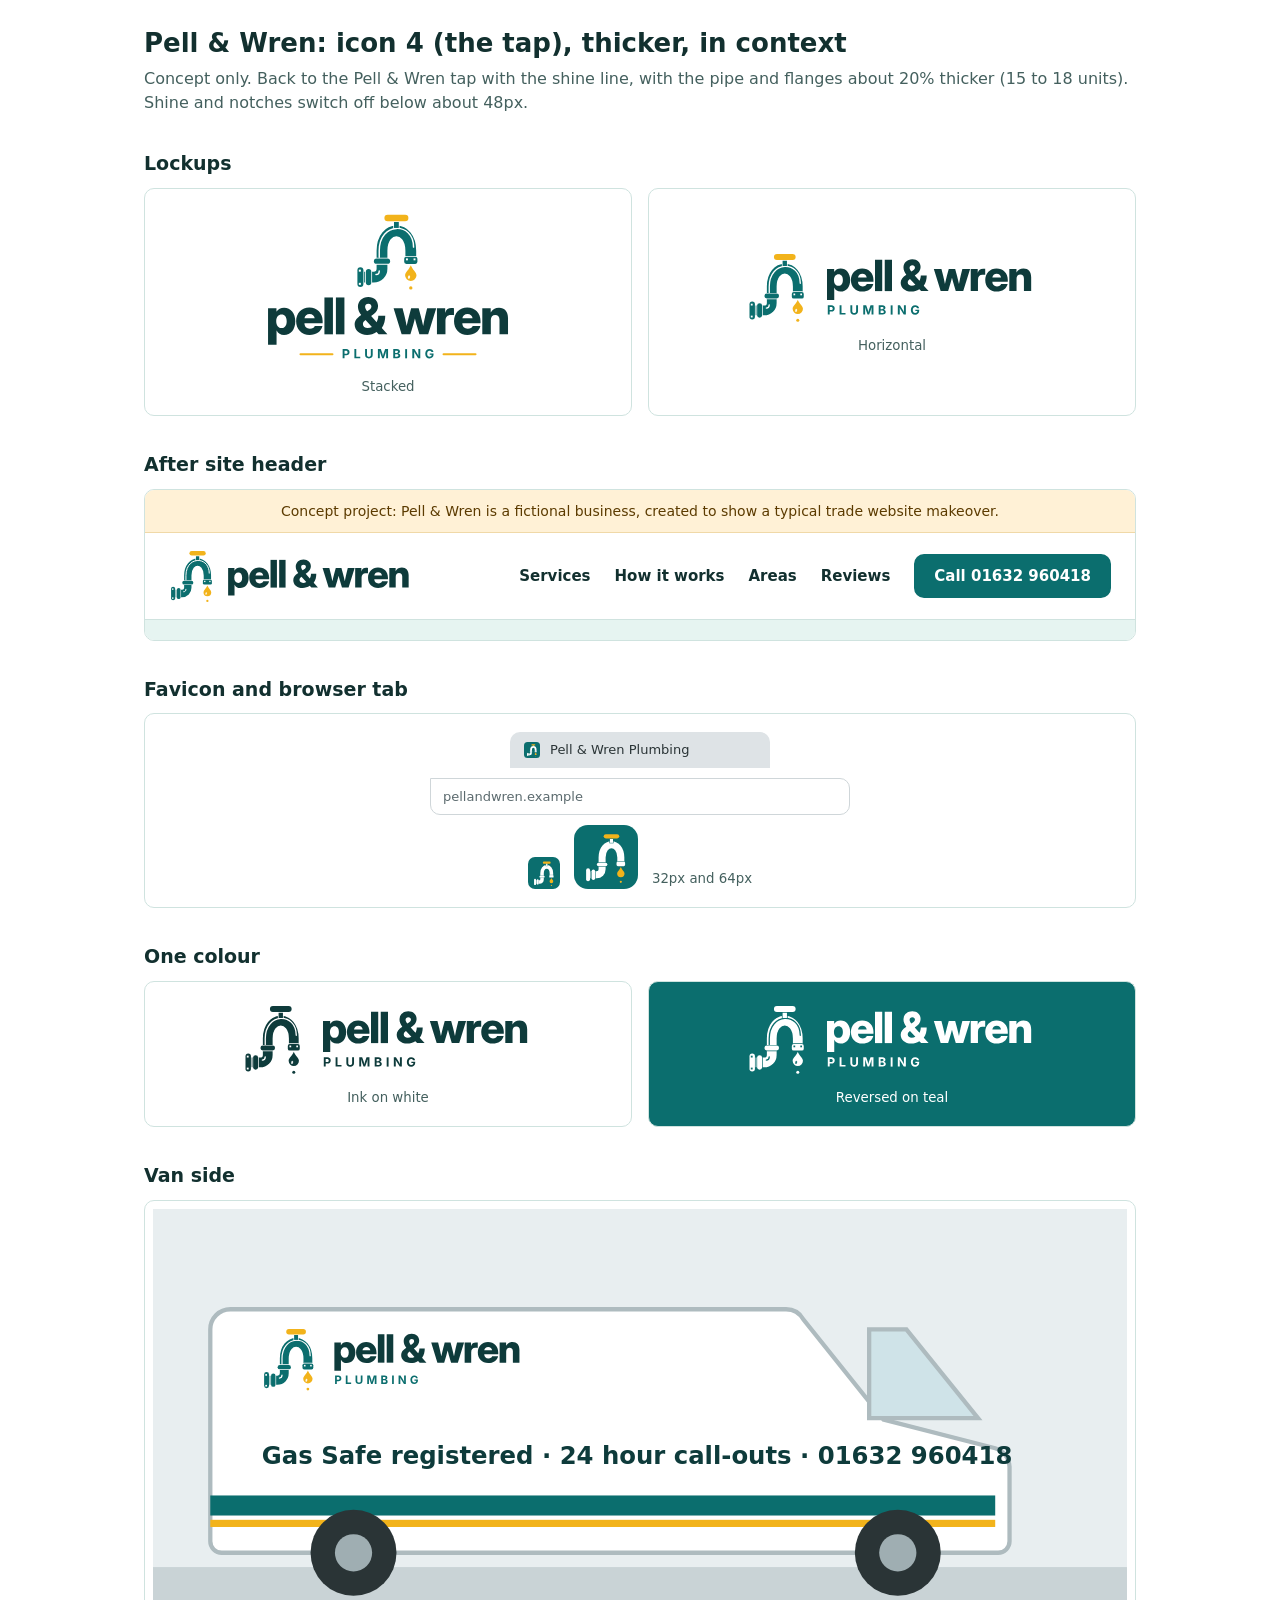
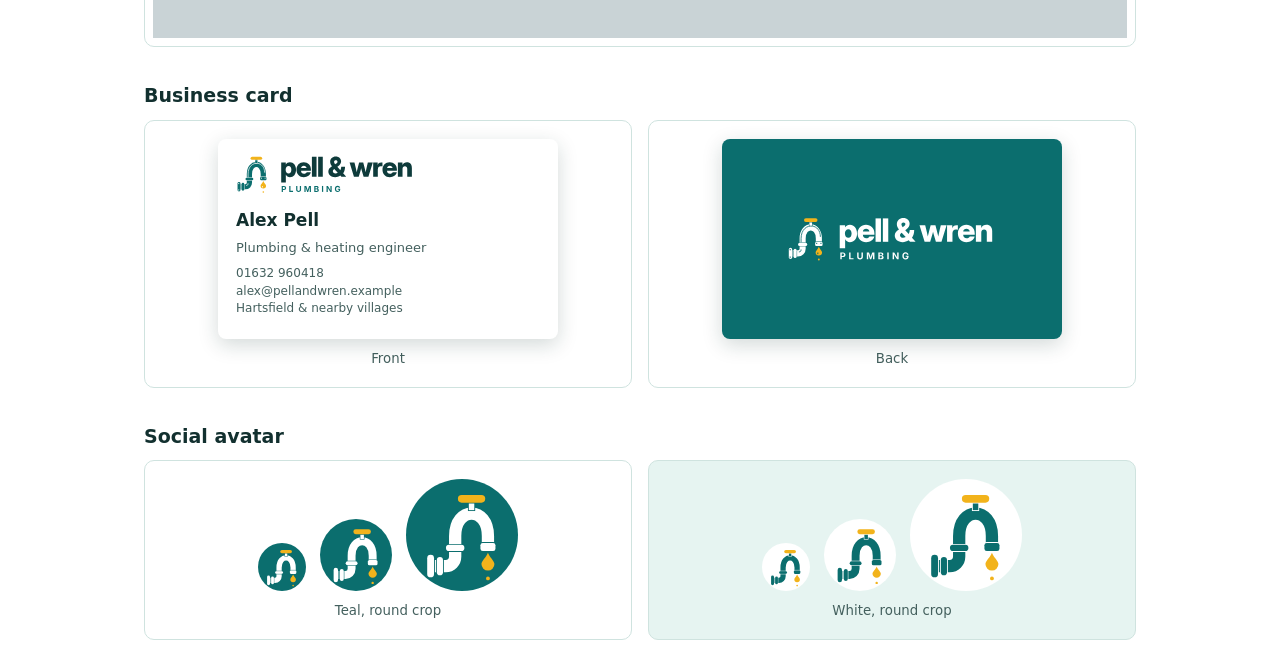
<file: example/logo-mockup-4.html>
<!doctype html><html lang="en-GB"><head><meta charset="utf-8"><meta name="viewport" content="width=device-width,initial-scale=1"><meta name="robots" content="noindex"><title>Pell &amp; Wren icon 4 mockup, thicker (concept)</title>
<style>*{box-sizing:border-box}body{margin:0;font-family:system-ui,-apple-system,"Segoe UI",Roboto,sans-serif;background:#fff;color:#12302F;line-height:1.5}.w{max-width:1040px;margin:0 auto;padding:24px}h1{font-size:26px;margin:0 0 4px}h2{font-size:19px;margin:34px 0 10px}.n{color:#44605E;margin:0 0 6px}.g{display:grid;grid-template-columns:repeat(auto-fit,minmax(300px,1fr));gap:16px}.p{border:1px solid #CFE3DF;border-radius:10px;padding:18px;display:flex;flex-direction:column;align-items:center;gap:10px;justify-content:center}.p small{color:#44605E}.teal{background:#0B6E6E}.mint{background:#E6F4F1}.frame{border:1px solid #CFE3DF;border-radius:10px;overflow:hidden}iframe{display:block;width:100%;height:150px;border:0;pointer-events:none}.tab{display:flex;gap:10px;align-items:center;background:#DEE3E6;border-radius:10px 10px 0 0;padding:8px 14px;width:260px;font-size:13px;color:#2A3436}.bar{background:#fff;border:1px solid #CFD6D9;border-radius:0 10px 10px 10px;padding:8px 12px;width:100%;max-width:420px;font-size:13px;color:#5B6A6E}.card{width:340px;height:200px;max-width:100%;background:#fff;border-radius:8px;box-shadow:0 6px 20px rgba(18,48,47,.18);position:relative;overflow:hidden}.cn{margin-top:6px;font-weight:800;font-size:17px}.cn span{font-weight:500;font-size:13px;color:#44605E}.cc{margin-top:6px;font-size:12px;color:#44605E;line-height:1.45}.av{display:flex;gap:14px;align-items:flex-end;flex-wrap:wrap;justify-content:center}</style></head><body><div class="w">
<h1>Pell &amp; Wren: icon 4 (the tap), thicker, in context</h1>
<p class="n">Concept only. Back to the Pell &amp; Wren tap with the shine line, with the pipe and flanges about 20% thicker (15 to 18 units). Shine and notches switch off below about 48px.</p>
<h2>Lockups</h2><div class="g"><div class="p"><svg xmlns="http://www.w3.org/2000/svg" viewBox="0 0 420 241" width="280" role="img" aria-label="Pell &amp; Wren Plumbing"><g transform="translate(165.0 18.8) scale(0.9)"><mask id="ma1" maskUnits="userSpaceOnUse" x="-20" y="-30" width="160" height="170"><rect x="-20" y="-30" width="160" height="170" fill="#fff"/><path d="M35.4 63V52C35.4 3.4 92.6 3.4 92.6 46" fill="none" stroke="#000" stroke-width="2.4" stroke-linecap="round"/><path d="M30 91.6c3.6 0 5.4-2 5.4-6" fill="none" stroke="#000" stroke-width="2.4" stroke-linecap="round"/></mask><g mask="url(#ma1)"><path d="M4 96L26 96C34 96 40 90 40 82L40 52C40 8 88 8 88 52L88 66" fill="none" stroke="#0B6E6E" stroke-width="18" stroke-linejoin="round"/></g><rect x="-5.0" y="-16.5" width="10" height="33" rx="5.0" fill="#0B6E6E" stroke="#fff" stroke-width="2.6" paint-order="stroke" transform="translate(4.00 96.00) rotate(0.00)"/><rect x="-4.5" y="-13.5" width="9" height="27" rx="4.5" fill="#0B6E6E" stroke="#fff" stroke-width="2.6" paint-order="stroke" transform="translate(17.64 96.00) rotate(0.00)"/><rect x="-4.5" y="-13.5" width="9" height="27" rx="4.5" fill="#0B6E6E" stroke="#fff" stroke-width="2.6" paint-order="stroke" transform="translate(40.00 69.40) rotate(-90.00)"/><rect x="60" y="0" width="8" height="14" fill="#0B6E6E" stroke="#fff" stroke-width="2.6" paint-order="stroke"/><rect x="44" y="-8" width="40" height="11" rx="5.5" fill="#F2B31B" stroke="#fff" stroke-width="2.6" paint-order="stroke"/><rect x="77" y="62" width="22" height="12" rx="3.5" fill="#0B6E6E" stroke="#fff" stroke-width="2.6" paint-order="stroke"/><rect x="1.4" y="83.5" width="3.4" height="3.4" fill="#fff"/><rect x="1.4" y="105.5" width="3.4" height="3.4" fill="#fff"/><rect x="80" y="64.8" width="3.2" height="3.2" fill="#fff"/><rect x="92.6" y="64.8" width="3.2" height="3.2" fill="#fff"/><path transform="translate(88 93) rotate(0)" d="M0 -16.62C2.85 -9.14 9.50 -4.75 9.50 0a9.5 9.5 0 0 1 -19.0 0C-9.50 -4.75 -2.85 -9.14 0 -16.62Z" fill="#F2B31B"/><ellipse cx="85" cy="96" rx="1.8" ry="3" fill="#fff" opacity=".9" transform="rotate(15 85 96)"/><circle cx="88" cy="114" r="2.8" fill="#F2B31B"/></g><g transform="translate(26.5 191.0)"><g fill="#0E3B3B"><path transform="translate(0.00 0) scale(0.03711 -0.03711)" d="M96 -418H440V157H444C499 40 603 -23 742 -23C1019 -23 1198 196 1198 530C1198 853 1012 1079 745 1079C608 1079 504 1025 441 918H436V1056H96ZM645 252C515 252 426 361 426 530C426 697 515 805 645 805C772 805 850 702 850 530C850 356 772 252 645 252Z"/><path transform="translate(43.76 0) scale(0.03711 -0.03711)" d="M596 -24C863 -24 1076 125 1115 338H806C781 268 709 224 608 224C472 224 392 309 388 443H1123V536C1123 856 904 1080 587 1080C274 1080 52 850 52 528C52 206 272 -24 596 -24ZM390 649C405 760 480 826 596 826C711 826 787 760 802 649Z"/><path transform="translate(84.56 0) scale(0.03711 -0.03711)" d="M440 1490H96V0H440Z"/><path transform="translate(101.79 0) scale(0.03711 -0.03711)" d="M440 1490H96V0H440Z"/><path transform="translate(131.54 0) scale(0.03711 -0.03711)" d="M558 -23C687 -23 827 16 938 93L1023 0H1378L1149 259C1247 389 1289 562 1289 746H1007C1007 652 982 566 942 492L719 743L800 801C929 894 998 1014 998 1148C998 1349 845 1510 604 1510C353 1510 185 1338 185 1116C185 988 243 879 320 779C143 662 52 558 52 396C52 161 247 -23 558 -23ZM750 298C696 268 637 252 580 252C467 252 386 319 386 417C386 488 428 534 492 581ZM557 932C503 1001 475 1055 475 1111C475 1186 527 1234 604 1234C685 1234 730 1183 730 1125C730 1081 706 1028 635 982Z"/><path transform="translate(191.75 0) scale(0.03711 -0.03711)" d="M329 0H684L801 395C824 473 845 556 866 639C887 556 908 473 930 395L1047 0H1402L1727 1056H1359L1280 726C1251 602 1225 470 1199 339C1168 470 1137 603 1105 726L1018 1056H713L626 726C594 603 563 470 532 339C505 470 478 603 448 726L366 1056H4Z"/><path transform="translate(253.37 0) scale(0.03711 -0.03711)" d="M96 0H440V541C440 691 525 777 648 777C698 777 759 775 784 774V1058C756 1059 727 1060 690 1060C549 1060 470 1004 432 870H429V1056H96Z"/><path transform="translate(280.62 0) scale(0.03711 -0.03711)" d="M596 -24C863 -24 1076 125 1115 338H806C781 268 709 224 608 224C472 224 392 309 388 443H1123V536C1123 856 904 1080 587 1080C274 1080 52 850 52 528C52 206 272 -24 596 -24ZM390 649C405 760 480 826 596 826C711 826 787 760 802 649Z"/><path transform="translate(321.41 0) scale(0.03711 -0.03711)" d="M440 574C440 718 510 785 619 785C728 785 791 717 791 592V0H1135V664C1135 924 1001 1079 772 1079C613 1079 506 1006 436 885V1056H96V0H440Z"/></g></g><g transform="translate(140.7 227.0)"><g fill="#0B6E6E"><path transform="translate(0.00 0) scale(0.00928 -0.00928)" d="M135 0H440V487H709C1052 487 1249 692 1249 987C1249 1280 1055 1490 716 1490H135ZM440 733V1238H659C846 1238 934 1137 934 987C934 837 846 733 660 733Z"/><path transform="translate(17.63 0) scale(0.00928 -0.00928)" d="M135 0H1083V253H440V1490H135Z"/><path transform="translate(33.69 0) scale(0.00928 -0.00928)" d="M750 -21C1118 -21 1365 197 1365 523V1490H1059V548C1059 374 937 249 750 249C563 249 440 374 440 548V1490H135V523C135 197 379 -21 750 -21Z"/><path transform="translate(52.92 0) scale(0.00928 -0.00928)" d="M135 0H438V703C438 815 430 1034 427 1215C480 1015 540 806 575 703L826 0H1083L1330 703C1365 809 1428 1026 1478 1227C1475 1039 1467 815 1467 703V0H1774V1490H1304L1066 806C1036 711 990 512 956 351C921 513 875 712 845 806L603 1490H135Z"/><path transform="translate(75.94 0) scale(0.00928 -0.00928)" d="M135 0H764C1100 0 1276 175 1276 411C1276 632 1118 764 950 772V787C1103 821 1218 930 1218 1107C1218 1330 1053 1490 726 1490H135ZM440 251V655H712C865 655 962 565 962 440C962 327 883 251 704 251ZM440 864V1241H687C830 1241 909 1167 909 1058C909 938 812 864 681 864Z"/><path transform="translate(93.83 0) scale(0.00928 -0.00928)" d="M440 1490H135V0H440Z"/><path transform="translate(104.49 0) scale(0.00928 -0.00928)" d="M135 0H447V685C447 773 438 933 427 1113C519 927 574 818 657 684L1085 0H1426V1490H1114V775C1114 677 1122 517 1133 371C1068 526 1005 639 946 736L475 1490H135Z"/><path transform="translate(124.29 0) scale(0.00928 -0.00928)" d="M795 -20C1169 -20 1438 217 1438 608V794H818V562H1142C1137 371 1009 251 797 251C558 251 404 430 404 746C404 1062 563 1239 793 1239C959 1239 1071 1152 1113 1010H1423C1381 1304 1123 1510 788 1510C396 1510 94 1226 94 743C94 272 377 -20 795 -20Z"/></g></g><path d="M78.7 221.0H126.7M293.3 221.0H341.3" stroke="#F2B31B" stroke-width="3" stroke-linecap="round"/></svg><small>Stacked</small></div><div class="p"><svg xmlns="http://www.w3.org/2000/svg" viewBox="0 0 296 80" width="290" role="img" aria-label="Pell &amp; Wren Plumbing"><g transform="translate(3.1 10.6) scale(0.5538461538461539)"><mask id="ma2" maskUnits="userSpaceOnUse" x="-20" y="-30" width="160" height="170"><rect x="-20" y="-30" width="160" height="170" fill="#fff"/><path d="M35.4 63V52C35.4 3.4 92.6 3.4 92.6 46" fill="none" stroke="#000" stroke-width="2.4" stroke-linecap="round"/><path d="M30 91.6c3.6 0 5.4-2 5.4-6" fill="none" stroke="#000" stroke-width="2.4" stroke-linecap="round"/></mask><g mask="url(#ma2)"><path d="M4 96L26 96C34 96 40 90 40 82L40 52C40 8 88 8 88 52L88 66" fill="none" stroke="#0B6E6E" stroke-width="18" stroke-linejoin="round"/></g><rect x="-5.0" y="-16.5" width="10" height="33" rx="5.0" fill="#0B6E6E" stroke="#fff" stroke-width="2.6" paint-order="stroke" transform="translate(4.00 96.00) rotate(0.00)"/><rect x="-4.5" y="-13.5" width="9" height="27" rx="4.5" fill="#0B6E6E" stroke="#fff" stroke-width="2.6" paint-order="stroke" transform="translate(17.64 96.00) rotate(0.00)"/><rect x="-4.5" y="-13.5" width="9" height="27" rx="4.5" fill="#0B6E6E" stroke="#fff" stroke-width="2.6" paint-order="stroke" transform="translate(40.00 69.40) rotate(-90.00)"/><rect x="60" y="0" width="8" height="14" fill="#0B6E6E" stroke="#fff" stroke-width="2.6" paint-order="stroke"/><rect x="44" y="-8" width="40" height="11" rx="5.5" fill="#F2B31B" stroke="#fff" stroke-width="2.6" paint-order="stroke"/><rect x="77" y="62" width="22" height="12" rx="3.5" fill="#0B6E6E" stroke="#fff" stroke-width="2.6" paint-order="stroke"/><rect x="1.4" y="83.5" width="3.4" height="3.4" fill="#fff"/><rect x="1.4" y="105.5" width="3.4" height="3.4" fill="#fff"/><rect x="80" y="64.8" width="3.2" height="3.2" fill="#fff"/><rect x="92.6" y="64.8" width="3.2" height="3.2" fill="#fff"/><path transform="translate(88 93) rotate(0)" d="M0 -16.62C2.85 -9.14 9.50 -4.75 9.50 0a9.5 9.5 0 0 1 -19.0 0C-9.50 -4.75 -2.85 -9.14 0 -16.62Z" fill="#F2B31B"/><ellipse cx="85" cy="96" rx="1.8" ry="3" fill="#fff" opacity=".9" transform="rotate(15 85 96)"/><circle cx="88" cy="114" r="2.8" fill="#F2B31B"/></g><g transform="translate(79.6 44.0)"><g fill="#0E3B3B"><path transform="translate(0.00 0) scale(0.02148 -0.02148)" d="M96 -418H440V157H444C499 40 603 -23 742 -23C1019 -23 1198 196 1198 530C1198 853 1012 1079 745 1079C608 1079 504 1025 441 918H436V1056H96ZM645 252C515 252 426 361 426 530C426 697 515 805 645 805C772 805 850 702 850 530C850 356 772 252 645 252Z"/><path transform="translate(25.34 0) scale(0.02148 -0.02148)" d="M596 -24C863 -24 1076 125 1115 338H806C781 268 709 224 608 224C472 224 392 309 388 443H1123V536C1123 856 904 1080 587 1080C274 1080 52 850 52 528C52 206 272 -24 596 -24ZM390 649C405 760 480 826 596 826C711 826 787 760 802 649Z"/><path transform="translate(48.96 0) scale(0.02148 -0.02148)" d="M440 1490H96V0H440Z"/><path transform="translate(58.93 0) scale(0.02148 -0.02148)" d="M440 1490H96V0H440Z"/><path transform="translate(76.15 0) scale(0.02148 -0.02148)" d="M558 -23C687 -23 827 16 938 93L1023 0H1378L1149 259C1247 389 1289 562 1289 746H1007C1007 652 982 566 942 492L719 743L800 801C929 894 998 1014 998 1148C998 1349 845 1510 604 1510C353 1510 185 1338 185 1116C185 988 243 879 320 779C143 662 52 558 52 396C52 161 247 -23 558 -23ZM750 298C696 268 637 252 580 252C467 252 386 319 386 417C386 488 428 534 492 581ZM557 932C503 1001 475 1055 475 1111C475 1186 527 1234 604 1234C685 1234 730 1183 730 1125C730 1081 706 1028 635 982Z"/><path transform="translate(111.01 0) scale(0.02148 -0.02148)" d="M329 0H684L801 395C824 473 845 556 866 639C887 556 908 473 930 395L1047 0H1402L1727 1056H1359L1280 726C1251 602 1225 470 1199 339C1168 470 1137 603 1105 726L1018 1056H713L626 726C594 603 563 470 532 339C505 470 478 603 448 726L366 1056H4Z"/><path transform="translate(146.69 0) scale(0.02148 -0.02148)" d="M96 0H440V541C440 691 525 777 648 777C698 777 759 775 784 774V1058C756 1059 727 1060 690 1060C549 1060 470 1004 432 870H429V1056H96Z"/><path transform="translate(162.46 0) scale(0.02148 -0.02148)" d="M596 -24C863 -24 1076 125 1115 338H806C781 268 709 224 608 224C472 224 392 309 388 443H1123V536C1123 856 904 1080 587 1080C274 1080 52 850 52 528C52 206 272 -24 596 -24ZM390 649C405 760 480 826 596 826C711 826 787 760 802 649Z"/><path transform="translate(186.08 0) scale(0.02148 -0.02148)" d="M440 574C440 718 510 785 619 785C728 785 791 717 791 592V0H1135V664C1135 924 1001 1079 772 1079C613 1079 506 1006 436 885V1056H96V0H440Z"/></g></g><g transform="translate(81.6 68.0)"><g fill="#0B6E6E"><path transform="translate(0.00 0) scale(0.00635 -0.00635)" d="M135 0H440V487H709C1052 487 1249 692 1249 987C1249 1280 1055 1490 716 1490H135ZM440 733V1238H659C846 1238 934 1137 934 987C934 837 846 733 660 733Z"/><path transform="translate(12.06 0) scale(0.00635 -0.00635)" d="M135 0H1083V253H440V1490H135Z"/><path transform="translate(23.05 0) scale(0.00635 -0.00635)" d="M750 -21C1118 -21 1365 197 1365 523V1490H1059V548C1059 374 937 249 750 249C563 249 440 374 440 548V1490H135V523C135 197 379 -21 750 -21Z"/><path transform="translate(36.21 0) scale(0.00635 -0.00635)" d="M135 0H438V703C438 815 430 1034 427 1215C480 1015 540 806 575 703L826 0H1083L1330 703C1365 809 1428 1026 1478 1227C1475 1039 1467 815 1467 703V0H1774V1490H1304L1066 806C1036 711 990 512 956 351C921 513 875 712 845 806L603 1490H135Z"/><path transform="translate(51.96 0) scale(0.00635 -0.00635)" d="M135 0H764C1100 0 1276 175 1276 411C1276 632 1118 764 950 772V787C1103 821 1218 930 1218 1107C1218 1330 1053 1490 726 1490H135ZM440 251V655H712C865 655 962 565 962 440C962 327 883 251 704 251ZM440 864V1241H687C830 1241 909 1167 909 1058C909 938 812 864 681 864Z"/><path transform="translate(64.20 0) scale(0.00635 -0.00635)" d="M440 1490H135V0H440Z"/><path transform="translate(71.49 0) scale(0.00635 -0.00635)" d="M135 0H447V685C447 773 438 933 427 1113C519 927 574 818 657 684L1085 0H1426V1490H1114V775C1114 677 1122 517 1133 371C1068 526 1005 639 946 736L475 1490H135Z"/><path transform="translate(85.04 0) scale(0.00635 -0.00635)" d="M795 -20C1169 -20 1438 217 1438 608V794H818V562H1142C1137 371 1009 251 797 251C558 251 404 430 404 746C404 1062 563 1239 793 1239C959 1239 1071 1152 1113 1010H1423C1381 1304 1123 1510 788 1510C396 1510 94 1226 94 743C94 272 377 -20 795 -20Z"/></g></g></svg><small>Horizontal</small></div></div>
<h2>After site header</h2><div class="frame"><iframe src="/example/after.html" title="After site header"></iframe></div>
<h2>Favicon and browser tab</h2><div class="g"><div class="p"><div class="tab"><svg viewBox="0 0 128 128" width="16" height="16" aria-hidden="true"><rect width="128" height="128" rx="28" fill="#0B6E6E"/><g transform="translate(64 66) scale(.78) translate(-50 -53)"><path d="M4 96L26 96C34 96 40 90 40 82L40 52C40 8 88 8 88 52L88 66" fill="none" stroke="#fff" stroke-width="18" stroke-linejoin="round"/><rect x="-5.0" y="-16.5" width="10" height="33" rx="5.0" fill="#fff" stroke="#0B6E6E" stroke-width="2.6" paint-order="stroke" transform="translate(4.00 96.00) rotate(0.00)"/><rect x="-4.5" y="-13.5" width="9" height="27" rx="4.5" fill="#fff" stroke="#0B6E6E" stroke-width="2.6" paint-order="stroke" transform="translate(17.64 96.00) rotate(0.00)"/><rect x="-4.5" y="-13.5" width="9" height="27" rx="4.5" fill="#fff" stroke="#0B6E6E" stroke-width="2.6" paint-order="stroke" transform="translate(40.00 69.40) rotate(-90.00)"/><rect x="60" y="0" width="8" height="14" fill="#fff" stroke="#0B6E6E" stroke-width="2.6" paint-order="stroke"/><rect x="44" y="-8" width="40" height="11" rx="5.5" fill="#F2B31B" stroke="#0B6E6E" stroke-width="2.6" paint-order="stroke"/><rect x="77" y="62" width="22" height="12" rx="3.5" fill="#fff" stroke="#0B6E6E" stroke-width="2.6" paint-order="stroke"/><path transform="translate(88 93) rotate(0)" d="M0 -16.62C2.85 -9.14 9.50 -4.75 9.50 0a9.5 9.5 0 0 1 -19.0 0C-9.50 -4.75 -2.85 -9.14 0 -16.62Z" fill="#F2B31B"/><circle cx="88" cy="114" r="2.8" fill="#F2B31B"/></g></svg><span>Pell &amp; Wren Plumbing</span></div><div class="bar">pellandwren.example</div><div class="av"><svg viewBox="0 0 128 128" width="32" height="32" aria-hidden="true"><rect width="128" height="128" rx="28" fill="#0B6E6E"/><g transform="translate(64 66) scale(.78) translate(-50 -53)"><path d="M4 96L26 96C34 96 40 90 40 82L40 52C40 8 88 8 88 52L88 66" fill="none" stroke="#fff" stroke-width="18" stroke-linejoin="round"/><rect x="-5.0" y="-16.5" width="10" height="33" rx="5.0" fill="#fff" stroke="#0B6E6E" stroke-width="2.6" paint-order="stroke" transform="translate(4.00 96.00) rotate(0.00)"/><rect x="-4.5" y="-13.5" width="9" height="27" rx="4.5" fill="#fff" stroke="#0B6E6E" stroke-width="2.6" paint-order="stroke" transform="translate(17.64 96.00) rotate(0.00)"/><rect x="-4.5" y="-13.5" width="9" height="27" rx="4.5" fill="#fff" stroke="#0B6E6E" stroke-width="2.6" paint-order="stroke" transform="translate(40.00 69.40) rotate(-90.00)"/><rect x="60" y="0" width="8" height="14" fill="#fff" stroke="#0B6E6E" stroke-width="2.6" paint-order="stroke"/><rect x="44" y="-8" width="40" height="11" rx="5.5" fill="#F2B31B" stroke="#0B6E6E" stroke-width="2.6" paint-order="stroke"/><rect x="77" y="62" width="22" height="12" rx="3.5" fill="#fff" stroke="#0B6E6E" stroke-width="2.6" paint-order="stroke"/><path transform="translate(88 93) rotate(0)" d="M0 -16.62C2.85 -9.14 9.50 -4.75 9.50 0a9.5 9.5 0 0 1 -19.0 0C-9.50 -4.75 -2.85 -9.14 0 -16.62Z" fill="#F2B31B"/><circle cx="88" cy="114" r="2.8" fill="#F2B31B"/></g></svg><svg viewBox="0 0 128 128" width="64" height="64" aria-hidden="true"><rect width="128" height="128" rx="28" fill="#0B6E6E"/><g transform="translate(64 66) scale(.78) translate(-50 -53)"><path d="M4 96L26 96C34 96 40 90 40 82L40 52C40 8 88 8 88 52L88 66" fill="none" stroke="#fff" stroke-width="18" stroke-linejoin="round"/><rect x="-5.0" y="-16.5" width="10" height="33" rx="5.0" fill="#fff" stroke="#0B6E6E" stroke-width="2.6" paint-order="stroke" transform="translate(4.00 96.00) rotate(0.00)"/><rect x="-4.5" y="-13.5" width="9" height="27" rx="4.5" fill="#fff" stroke="#0B6E6E" stroke-width="2.6" paint-order="stroke" transform="translate(17.64 96.00) rotate(0.00)"/><rect x="-4.5" y="-13.5" width="9" height="27" rx="4.5" fill="#fff" stroke="#0B6E6E" stroke-width="2.6" paint-order="stroke" transform="translate(40.00 69.40) rotate(-90.00)"/><rect x="60" y="0" width="8" height="14" fill="#fff" stroke="#0B6E6E" stroke-width="2.6" paint-order="stroke"/><rect x="44" y="-8" width="40" height="11" rx="5.5" fill="#F2B31B" stroke="#0B6E6E" stroke-width="2.6" paint-order="stroke"/><rect x="77" y="62" width="22" height="12" rx="3.5" fill="#fff" stroke="#0B6E6E" stroke-width="2.6" paint-order="stroke"/><path transform="translate(88 93) rotate(0)" d="M0 -16.62C2.85 -9.14 9.50 -4.75 9.50 0a9.5 9.5 0 0 1 -19.0 0C-9.50 -4.75 -2.85 -9.14 0 -16.62Z" fill="#F2B31B"/><circle cx="88" cy="114" r="2.8" fill="#F2B31B"/></g></svg><small>32px and 64px</small></div></div></div>
<h2>One colour</h2><div class="g"><div class="p"><svg xmlns="http://www.w3.org/2000/svg" viewBox="0 0 296 80" width="290" role="img" aria-label="Pell &amp; Wren Plumbing"><g transform="translate(3.1 10.6) scale(0.5538461538461539)"><mask id="mo1" maskUnits="userSpaceOnUse" x="-20" y="-30" width="160" height="170"><rect x="-20" y="-30" width="160" height="170" fill="#fff"/><path d="M35.4 63V52C35.4 3.4 92.6 3.4 92.6 46" fill="none" stroke="#000" stroke-width="2.4" stroke-linecap="round"/><path d="M30 91.6c3.6 0 5.4-2 5.4-6" fill="none" stroke="#000" stroke-width="2.4" stroke-linecap="round"/></mask><g mask="url(#mo1)"><path d="M4 96L26 96C34 96 40 90 40 82L40 52C40 8 88 8 88 52L88 66" fill="none" stroke="#0E3B3B" stroke-width="18" stroke-linejoin="round"/></g><rect x="-5.0" y="-16.5" width="10" height="33" rx="5.0" fill="#0E3B3B" stroke="#fff" stroke-width="2.6" paint-order="stroke" transform="translate(4.00 96.00) rotate(0.00)"/><rect x="-4.5" y="-13.5" width="9" height="27" rx="4.5" fill="#0E3B3B" stroke="#fff" stroke-width="2.6" paint-order="stroke" transform="translate(17.64 96.00) rotate(0.00)"/><rect x="-4.5" y="-13.5" width="9" height="27" rx="4.5" fill="#0E3B3B" stroke="#fff" stroke-width="2.6" paint-order="stroke" transform="translate(40.00 69.40) rotate(-90.00)"/><rect x="60" y="0" width="8" height="14" fill="#0E3B3B" stroke="#fff" stroke-width="2.6" paint-order="stroke"/><rect x="44" y="-8" width="40" height="11" rx="5.5" fill="#0E3B3B" stroke="#fff" stroke-width="2.6" paint-order="stroke"/><rect x="77" y="62" width="22" height="12" rx="3.5" fill="#0E3B3B" stroke="#fff" stroke-width="2.6" paint-order="stroke"/><rect x="1.4" y="83.5" width="3.4" height="3.4" fill="#fff"/><rect x="1.4" y="105.5" width="3.4" height="3.4" fill="#fff"/><rect x="80" y="64.8" width="3.2" height="3.2" fill="#fff"/><rect x="92.6" y="64.8" width="3.2" height="3.2" fill="#fff"/><path transform="translate(88 93) rotate(0)" d="M0 -16.62C2.85 -9.14 9.50 -4.75 9.50 0a9.5 9.5 0 0 1 -19.0 0C-9.50 -4.75 -2.85 -9.14 0 -16.62Z" fill="#0E3B3B"/><ellipse cx="85" cy="96" rx="1.8" ry="3" fill="#fff" opacity=".9" transform="rotate(15 85 96)"/><circle cx="88" cy="114" r="2.8" fill="#0E3B3B"/></g><g transform="translate(79.6 44.0)"><g fill="#0E3B3B"><path transform="translate(0.00 0) scale(0.02148 -0.02148)" d="M96 -418H440V157H444C499 40 603 -23 742 -23C1019 -23 1198 196 1198 530C1198 853 1012 1079 745 1079C608 1079 504 1025 441 918H436V1056H96ZM645 252C515 252 426 361 426 530C426 697 515 805 645 805C772 805 850 702 850 530C850 356 772 252 645 252Z"/><path transform="translate(25.34 0) scale(0.02148 -0.02148)" d="M596 -24C863 -24 1076 125 1115 338H806C781 268 709 224 608 224C472 224 392 309 388 443H1123V536C1123 856 904 1080 587 1080C274 1080 52 850 52 528C52 206 272 -24 596 -24ZM390 649C405 760 480 826 596 826C711 826 787 760 802 649Z"/><path transform="translate(48.96 0) scale(0.02148 -0.02148)" d="M440 1490H96V0H440Z"/><path transform="translate(58.93 0) scale(0.02148 -0.02148)" d="M440 1490H96V0H440Z"/><path transform="translate(76.15 0) scale(0.02148 -0.02148)" d="M558 -23C687 -23 827 16 938 93L1023 0H1378L1149 259C1247 389 1289 562 1289 746H1007C1007 652 982 566 942 492L719 743L800 801C929 894 998 1014 998 1148C998 1349 845 1510 604 1510C353 1510 185 1338 185 1116C185 988 243 879 320 779C143 662 52 558 52 396C52 161 247 -23 558 -23ZM750 298C696 268 637 252 580 252C467 252 386 319 386 417C386 488 428 534 492 581ZM557 932C503 1001 475 1055 475 1111C475 1186 527 1234 604 1234C685 1234 730 1183 730 1125C730 1081 706 1028 635 982Z"/><path transform="translate(111.01 0) scale(0.02148 -0.02148)" d="M329 0H684L801 395C824 473 845 556 866 639C887 556 908 473 930 395L1047 0H1402L1727 1056H1359L1280 726C1251 602 1225 470 1199 339C1168 470 1137 603 1105 726L1018 1056H713L626 726C594 603 563 470 532 339C505 470 478 603 448 726L366 1056H4Z"/><path transform="translate(146.69 0) scale(0.02148 -0.02148)" d="M96 0H440V541C440 691 525 777 648 777C698 777 759 775 784 774V1058C756 1059 727 1060 690 1060C549 1060 470 1004 432 870H429V1056H96Z"/><path transform="translate(162.46 0) scale(0.02148 -0.02148)" d="M596 -24C863 -24 1076 125 1115 338H806C781 268 709 224 608 224C472 224 392 309 388 443H1123V536C1123 856 904 1080 587 1080C274 1080 52 850 52 528C52 206 272 -24 596 -24ZM390 649C405 760 480 826 596 826C711 826 787 760 802 649Z"/><path transform="translate(186.08 0) scale(0.02148 -0.02148)" d="M440 574C440 718 510 785 619 785C728 785 791 717 791 592V0H1135V664C1135 924 1001 1079 772 1079C613 1079 506 1006 436 885V1056H96V0H440Z"/></g></g><g transform="translate(81.6 68.0)"><g fill="#0E3B3B"><path transform="translate(0.00 0) scale(0.00635 -0.00635)" d="M135 0H440V487H709C1052 487 1249 692 1249 987C1249 1280 1055 1490 716 1490H135ZM440 733V1238H659C846 1238 934 1137 934 987C934 837 846 733 660 733Z"/><path transform="translate(12.06 0) scale(0.00635 -0.00635)" d="M135 0H1083V253H440V1490H135Z"/><path transform="translate(23.05 0) scale(0.00635 -0.00635)" d="M750 -21C1118 -21 1365 197 1365 523V1490H1059V548C1059 374 937 249 750 249C563 249 440 374 440 548V1490H135V523C135 197 379 -21 750 -21Z"/><path transform="translate(36.21 0) scale(0.00635 -0.00635)" d="M135 0H438V703C438 815 430 1034 427 1215C480 1015 540 806 575 703L826 0H1083L1330 703C1365 809 1428 1026 1478 1227C1475 1039 1467 815 1467 703V0H1774V1490H1304L1066 806C1036 711 990 512 956 351C921 513 875 712 845 806L603 1490H135Z"/><path transform="translate(51.96 0) scale(0.00635 -0.00635)" d="M135 0H764C1100 0 1276 175 1276 411C1276 632 1118 764 950 772V787C1103 821 1218 930 1218 1107C1218 1330 1053 1490 726 1490H135ZM440 251V655H712C865 655 962 565 962 440C962 327 883 251 704 251ZM440 864V1241H687C830 1241 909 1167 909 1058C909 938 812 864 681 864Z"/><path transform="translate(64.20 0) scale(0.00635 -0.00635)" d="M440 1490H135V0H440Z"/><path transform="translate(71.49 0) scale(0.00635 -0.00635)" d="M135 0H447V685C447 773 438 933 427 1113C519 927 574 818 657 684L1085 0H1426V1490H1114V775C1114 677 1122 517 1133 371C1068 526 1005 639 946 736L475 1490H135Z"/><path transform="translate(85.04 0) scale(0.00635 -0.00635)" d="M795 -20C1169 -20 1438 217 1438 608V794H818V562H1142C1137 371 1009 251 797 251C558 251 404 430 404 746C404 1062 563 1239 793 1239C959 1239 1071 1152 1113 1010H1423C1381 1304 1123 1510 788 1510C396 1510 94 1226 94 743C94 272 377 -20 795 -20Z"/></g></g></svg><small>Ink on white</small></div><div class="p teal"><svg xmlns="http://www.w3.org/2000/svg" viewBox="0 0 296 80" width="290" role="img" aria-label="Pell &amp; Wren Plumbing"><g transform="translate(3.1 10.6) scale(0.5538461538461539)"><mask id="mo2" maskUnits="userSpaceOnUse" x="-20" y="-30" width="160" height="170"><rect x="-20" y="-30" width="160" height="170" fill="#fff"/><path d="M35.4 63V52C35.4 3.4 92.6 3.4 92.6 46" fill="none" stroke="#000" stroke-width="2.4" stroke-linecap="round"/><path d="M30 91.6c3.6 0 5.4-2 5.4-6" fill="none" stroke="#000" stroke-width="2.4" stroke-linecap="round"/></mask><g mask="url(#mo2)"><path d="M4 96L26 96C34 96 40 90 40 82L40 52C40 8 88 8 88 52L88 66" fill="none" stroke="#fff" stroke-width="18" stroke-linejoin="round"/></g><rect x="-5.0" y="-16.5" width="10" height="33" rx="5.0" fill="#fff" stroke="#0B6E6E" stroke-width="2.6" paint-order="stroke" transform="translate(4.00 96.00) rotate(0.00)"/><rect x="-4.5" y="-13.5" width="9" height="27" rx="4.5" fill="#fff" stroke="#0B6E6E" stroke-width="2.6" paint-order="stroke" transform="translate(17.64 96.00) rotate(0.00)"/><rect x="-4.5" y="-13.5" width="9" height="27" rx="4.5" fill="#fff" stroke="#0B6E6E" stroke-width="2.6" paint-order="stroke" transform="translate(40.00 69.40) rotate(-90.00)"/><rect x="60" y="0" width="8" height="14" fill="#fff" stroke="#0B6E6E" stroke-width="2.6" paint-order="stroke"/><rect x="44" y="-8" width="40" height="11" rx="5.5" fill="#fff" stroke="#0B6E6E" stroke-width="2.6" paint-order="stroke"/><rect x="77" y="62" width="22" height="12" rx="3.5" fill="#fff" stroke="#0B6E6E" stroke-width="2.6" paint-order="stroke"/><rect x="1.4" y="83.5" width="3.4" height="3.4" fill="#0B6E6E"/><rect x="1.4" y="105.5" width="3.4" height="3.4" fill="#0B6E6E"/><rect x="80" y="64.8" width="3.2" height="3.2" fill="#0B6E6E"/><rect x="92.6" y="64.8" width="3.2" height="3.2" fill="#0B6E6E"/><path transform="translate(88 93) rotate(0)" d="M0 -16.62C2.85 -9.14 9.50 -4.75 9.50 0a9.5 9.5 0 0 1 -19.0 0C-9.50 -4.75 -2.85 -9.14 0 -16.62Z" fill="#fff"/><ellipse cx="85" cy="96" rx="1.8" ry="3" fill="#0B6E6E" opacity=".9" transform="rotate(15 85 96)"/><circle cx="88" cy="114" r="2.8" fill="#fff"/></g><g transform="translate(79.6 44.0)"><g fill="#fff"><path transform="translate(0.00 0) scale(0.02148 -0.02148)" d="M96 -418H440V157H444C499 40 603 -23 742 -23C1019 -23 1198 196 1198 530C1198 853 1012 1079 745 1079C608 1079 504 1025 441 918H436V1056H96ZM645 252C515 252 426 361 426 530C426 697 515 805 645 805C772 805 850 702 850 530C850 356 772 252 645 252Z"/><path transform="translate(25.34 0) scale(0.02148 -0.02148)" d="M596 -24C863 -24 1076 125 1115 338H806C781 268 709 224 608 224C472 224 392 309 388 443H1123V536C1123 856 904 1080 587 1080C274 1080 52 850 52 528C52 206 272 -24 596 -24ZM390 649C405 760 480 826 596 826C711 826 787 760 802 649Z"/><path transform="translate(48.96 0) scale(0.02148 -0.02148)" d="M440 1490H96V0H440Z"/><path transform="translate(58.93 0) scale(0.02148 -0.02148)" d="M440 1490H96V0H440Z"/><path transform="translate(76.15 0) scale(0.02148 -0.02148)" d="M558 -23C687 -23 827 16 938 93L1023 0H1378L1149 259C1247 389 1289 562 1289 746H1007C1007 652 982 566 942 492L719 743L800 801C929 894 998 1014 998 1148C998 1349 845 1510 604 1510C353 1510 185 1338 185 1116C185 988 243 879 320 779C143 662 52 558 52 396C52 161 247 -23 558 -23ZM750 298C696 268 637 252 580 252C467 252 386 319 386 417C386 488 428 534 492 581ZM557 932C503 1001 475 1055 475 1111C475 1186 527 1234 604 1234C685 1234 730 1183 730 1125C730 1081 706 1028 635 982Z"/><path transform="translate(111.01 0) scale(0.02148 -0.02148)" d="M329 0H684L801 395C824 473 845 556 866 639C887 556 908 473 930 395L1047 0H1402L1727 1056H1359L1280 726C1251 602 1225 470 1199 339C1168 470 1137 603 1105 726L1018 1056H713L626 726C594 603 563 470 532 339C505 470 478 603 448 726L366 1056H4Z"/><path transform="translate(146.69 0) scale(0.02148 -0.02148)" d="M96 0H440V541C440 691 525 777 648 777C698 777 759 775 784 774V1058C756 1059 727 1060 690 1060C549 1060 470 1004 432 870H429V1056H96Z"/><path transform="translate(162.46 0) scale(0.02148 -0.02148)" d="M596 -24C863 -24 1076 125 1115 338H806C781 268 709 224 608 224C472 224 392 309 388 443H1123V536C1123 856 904 1080 587 1080C274 1080 52 850 52 528C52 206 272 -24 596 -24ZM390 649C405 760 480 826 596 826C711 826 787 760 802 649Z"/><path transform="translate(186.08 0) scale(0.02148 -0.02148)" d="M440 574C440 718 510 785 619 785C728 785 791 717 791 592V0H1135V664C1135 924 1001 1079 772 1079C613 1079 506 1006 436 885V1056H96V0H440Z"/></g></g><g transform="translate(81.6 68.0)"><g fill="#fff"><path transform="translate(0.00 0) scale(0.00635 -0.00635)" d="M135 0H440V487H709C1052 487 1249 692 1249 987C1249 1280 1055 1490 716 1490H135ZM440 733V1238H659C846 1238 934 1137 934 987C934 837 846 733 660 733Z"/><path transform="translate(12.06 0) scale(0.00635 -0.00635)" d="M135 0H1083V253H440V1490H135Z"/><path transform="translate(23.05 0) scale(0.00635 -0.00635)" d="M750 -21C1118 -21 1365 197 1365 523V1490H1059V548C1059 374 937 249 750 249C563 249 440 374 440 548V1490H135V523C135 197 379 -21 750 -21Z"/><path transform="translate(36.21 0) scale(0.00635 -0.00635)" d="M135 0H438V703C438 815 430 1034 427 1215C480 1015 540 806 575 703L826 0H1083L1330 703C1365 809 1428 1026 1478 1227C1475 1039 1467 815 1467 703V0H1774V1490H1304L1066 806C1036 711 990 512 956 351C921 513 875 712 845 806L603 1490H135Z"/><path transform="translate(51.96 0) scale(0.00635 -0.00635)" d="M135 0H764C1100 0 1276 175 1276 411C1276 632 1118 764 950 772V787C1103 821 1218 930 1218 1107C1218 1330 1053 1490 726 1490H135ZM440 251V655H712C865 655 962 565 962 440C962 327 883 251 704 251ZM440 864V1241H687C830 1241 909 1167 909 1058C909 938 812 864 681 864Z"/><path transform="translate(64.20 0) scale(0.00635 -0.00635)" d="M440 1490H135V0H440Z"/><path transform="translate(71.49 0) scale(0.00635 -0.00635)" d="M135 0H447V685C447 773 438 933 427 1113C519 927 574 818 657 684L1085 0H1426V1490H1114V775C1114 677 1122 517 1133 371C1068 526 1005 639 946 736L475 1490H135Z"/><path transform="translate(85.04 0) scale(0.00635 -0.00635)" d="M795 -20C1169 -20 1438 217 1438 608V794H818V562H1142C1137 371 1009 251 797 251C558 251 404 430 404 746C404 1062 563 1239 793 1239C959 1239 1071 1152 1113 1010H1423C1381 1304 1123 1510 788 1510C396 1510 94 1226 94 743C94 272 377 -20 795 -20Z"/></g></g></svg><small style="color:#fff">Reversed on teal</small></div></div>
<h2>Van side</h2><div class="g"><div class="p" style="padding:8px"><svg viewBox="0 0 680 300" style="max-width:100%;height:auto">
<rect width="680" height="300" fill="#E8EEF0"/><rect y="250" width="680" height="50" fill="#C9D3D6"/>
<path d="M40 232V84a14 14 0 0 1 14-14h388a14 14 0 0 1 12 7l56 70 78 20a14 14 0 0 1 10 13V232a8 8 0 0 1-8 8H48a8 8 0 0 1-8-8Z" fill="#fff" stroke="#AEBBBF" stroke-width="3"/>
<path d="M500 84h26l50 62h-76Z" fill="#CFE3E8" stroke="#AEBBBF" stroke-width="3"/>
<rect x="40" y="200" width="548" height="14" fill="#0B6E6E"/><rect x="40" y="217" width="548" height="5" fill="#F2B31B"/>
<circle cx="140" cy="240" r="30" fill="#2A3436"/><circle cx="140" cy="240" r="13" fill="#9FAEB2"/>
<circle cx="520" cy="240" r="30" fill="#2A3436"/><circle cx="520" cy="240" r="13" fill="#9FAEB2"/>
<g transform="translate(76 80) scale(.62)"><g transform="translate(3.1 10.6) scale(0.5538461538461539)"><mask id="mv1" maskUnits="userSpaceOnUse" x="-20" y="-30" width="160" height="170"><rect x="-20" y="-30" width="160" height="170" fill="#fff"/><path d="M35.4 63V52C35.4 3.4 92.6 3.4 92.6 46" fill="none" stroke="#000" stroke-width="2.4" stroke-linecap="round"/><path d="M30 91.6c3.6 0 5.4-2 5.4-6" fill="none" stroke="#000" stroke-width="2.4" stroke-linecap="round"/></mask><g mask="url(#mv1)"><path d="M4 96L26 96C34 96 40 90 40 82L40 52C40 8 88 8 88 52L88 66" fill="none" stroke="#0B6E6E" stroke-width="18" stroke-linejoin="round"/></g><rect x="-5.0" y="-16.5" width="10" height="33" rx="5.0" fill="#0B6E6E" stroke="#fff" stroke-width="2.6" paint-order="stroke" transform="translate(4.00 96.00) rotate(0.00)"/><rect x="-4.5" y="-13.5" width="9" height="27" rx="4.5" fill="#0B6E6E" stroke="#fff" stroke-width="2.6" paint-order="stroke" transform="translate(17.64 96.00) rotate(0.00)"/><rect x="-4.5" y="-13.5" width="9" height="27" rx="4.5" fill="#0B6E6E" stroke="#fff" stroke-width="2.6" paint-order="stroke" transform="translate(40.00 69.40) rotate(-90.00)"/><rect x="60" y="0" width="8" height="14" fill="#0B6E6E" stroke="#fff" stroke-width="2.6" paint-order="stroke"/><rect x="44" y="-8" width="40" height="11" rx="5.5" fill="#F2B31B" stroke="#fff" stroke-width="2.6" paint-order="stroke"/><rect x="77" y="62" width="22" height="12" rx="3.5" fill="#0B6E6E" stroke="#fff" stroke-width="2.6" paint-order="stroke"/><rect x="1.4" y="83.5" width="3.4" height="3.4" fill="#fff"/><rect x="1.4" y="105.5" width="3.4" height="3.4" fill="#fff"/><rect x="80" y="64.8" width="3.2" height="3.2" fill="#fff"/><rect x="92.6" y="64.8" width="3.2" height="3.2" fill="#fff"/><path transform="translate(88 93) rotate(0)" d="M0 -16.62C2.85 -9.14 9.50 -4.75 9.50 0a9.5 9.5 0 0 1 -19.0 0C-9.50 -4.75 -2.85 -9.14 0 -16.62Z" fill="#F2B31B"/><ellipse cx="85" cy="96" rx="1.8" ry="3" fill="#fff" opacity=".9" transform="rotate(15 85 96)"/><circle cx="88" cy="114" r="2.8" fill="#F2B31B"/></g><g transform="translate(79.6 44.0)"><g fill="#0E3B3B"><path transform="translate(0.00 0) scale(0.02148 -0.02148)" d="M96 -418H440V157H444C499 40 603 -23 742 -23C1019 -23 1198 196 1198 530C1198 853 1012 1079 745 1079C608 1079 504 1025 441 918H436V1056H96ZM645 252C515 252 426 361 426 530C426 697 515 805 645 805C772 805 850 702 850 530C850 356 772 252 645 252Z"/><path transform="translate(25.34 0) scale(0.02148 -0.02148)" d="M596 -24C863 -24 1076 125 1115 338H806C781 268 709 224 608 224C472 224 392 309 388 443H1123V536C1123 856 904 1080 587 1080C274 1080 52 850 52 528C52 206 272 -24 596 -24ZM390 649C405 760 480 826 596 826C711 826 787 760 802 649Z"/><path transform="translate(48.96 0) scale(0.02148 -0.02148)" d="M440 1490H96V0H440Z"/><path transform="translate(58.93 0) scale(0.02148 -0.02148)" d="M440 1490H96V0H440Z"/><path transform="translate(76.15 0) scale(0.02148 -0.02148)" d="M558 -23C687 -23 827 16 938 93L1023 0H1378L1149 259C1247 389 1289 562 1289 746H1007C1007 652 982 566 942 492L719 743L800 801C929 894 998 1014 998 1148C998 1349 845 1510 604 1510C353 1510 185 1338 185 1116C185 988 243 879 320 779C143 662 52 558 52 396C52 161 247 -23 558 -23ZM750 298C696 268 637 252 580 252C467 252 386 319 386 417C386 488 428 534 492 581ZM557 932C503 1001 475 1055 475 1111C475 1186 527 1234 604 1234C685 1234 730 1183 730 1125C730 1081 706 1028 635 982Z"/><path transform="translate(111.01 0) scale(0.02148 -0.02148)" d="M329 0H684L801 395C824 473 845 556 866 639C887 556 908 473 930 395L1047 0H1402L1727 1056H1359L1280 726C1251 602 1225 470 1199 339C1168 470 1137 603 1105 726L1018 1056H713L626 726C594 603 563 470 532 339C505 470 478 603 448 726L366 1056H4Z"/><path transform="translate(146.69 0) scale(0.02148 -0.02148)" d="M96 0H440V541C440 691 525 777 648 777C698 777 759 775 784 774V1058C756 1059 727 1060 690 1060C549 1060 470 1004 432 870H429V1056H96Z"/><path transform="translate(162.46 0) scale(0.02148 -0.02148)" d="M596 -24C863 -24 1076 125 1115 338H806C781 268 709 224 608 224C472 224 392 309 388 443H1123V536C1123 856 904 1080 587 1080C274 1080 52 850 52 528C52 206 272 -24 596 -24ZM390 649C405 760 480 826 596 826C711 826 787 760 802 649Z"/><path transform="translate(186.08 0) scale(0.02148 -0.02148)" d="M440 574C440 718 510 785 619 785C728 785 791 717 791 592V0H1135V664C1135 924 1001 1079 772 1079C613 1079 506 1006 436 885V1056H96V0H440Z"/></g></g><g transform="translate(81.6 68.0)"><g fill="#0B6E6E"><path transform="translate(0.00 0) scale(0.00635 -0.00635)" d="M135 0H440V487H709C1052 487 1249 692 1249 987C1249 1280 1055 1490 716 1490H135ZM440 733V1238H659C846 1238 934 1137 934 987C934 837 846 733 660 733Z"/><path transform="translate(12.06 0) scale(0.00635 -0.00635)" d="M135 0H1083V253H440V1490H135Z"/><path transform="translate(23.05 0) scale(0.00635 -0.00635)" d="M750 -21C1118 -21 1365 197 1365 523V1490H1059V548C1059 374 937 249 750 249C563 249 440 374 440 548V1490H135V523C135 197 379 -21 750 -21Z"/><path transform="translate(36.21 0) scale(0.00635 -0.00635)" d="M135 0H438V703C438 815 430 1034 427 1215C480 1015 540 806 575 703L826 0H1083L1330 703C1365 809 1428 1026 1478 1227C1475 1039 1467 815 1467 703V0H1774V1490H1304L1066 806C1036 711 990 512 956 351C921 513 875 712 845 806L603 1490H135Z"/><path transform="translate(51.96 0) scale(0.00635 -0.00635)" d="M135 0H764C1100 0 1276 175 1276 411C1276 632 1118 764 950 772V787C1103 821 1218 930 1218 1107C1218 1330 1053 1490 726 1490H135ZM440 251V655H712C865 655 962 565 962 440C962 327 883 251 704 251ZM440 864V1241H687C830 1241 909 1167 909 1058C909 938 812 864 681 864Z"/><path transform="translate(64.20 0) scale(0.00635 -0.00635)" d="M440 1490H135V0H440Z"/><path transform="translate(71.49 0) scale(0.00635 -0.00635)" d="M135 0H447V685C447 773 438 933 427 1113C519 927 574 818 657 684L1085 0H1426V1490H1114V775C1114 677 1122 517 1133 371C1068 526 1005 639 946 736L475 1490H135Z"/><path transform="translate(85.04 0) scale(0.00635 -0.00635)" d="M795 -20C1169 -20 1438 217 1438 608V794H818V562H1142C1137 371 1009 251 797 251C558 251 404 430 404 746C404 1062 563 1239 793 1239C959 1239 1071 1152 1113 1010H1423C1381 1304 1123 1510 788 1510C396 1510 94 1226 94 743C94 272 377 -20 795 -20Z"/></g></g></g>
<text x="76" y="178" font-family="system-ui,Arial,sans-serif" font-size="17" font-weight="700" fill="#0E3B3B">Gas Safe registered · 24 hour call-outs · 01632 960418</text>
</svg></div></div>

<h2>Business card</h2><div class="g"><div class="p"><div class="card"><div style="padding:14px 18px"><svg xmlns="http://www.w3.org/2000/svg" viewBox="0 0 287 68" width="180" role="img" aria-label="Pell &amp; Wren Plumbing"><g transform="translate(2.9 9.5) scale(0.46153846153846156)"><mask id="mc1" maskUnits="userSpaceOnUse" x="-20" y="-30" width="160" height="170"><rect x="-20" y="-30" width="160" height="170" fill="#fff"/><path d="M35.4 63V52C35.4 3.4 92.6 3.4 92.6 46" fill="none" stroke="#000" stroke-width="2.4" stroke-linecap="round"/><path d="M30 91.6c3.6 0 5.4-2 5.4-6" fill="none" stroke="#000" stroke-width="2.4" stroke-linecap="round"/></mask><g mask="url(#mc1)"><path d="M4 96L26 96C34 96 40 90 40 82L40 52C40 8 88 8 88 52L88 66" fill="none" stroke="#0B6E6E" stroke-width="18" stroke-linejoin="round"/></g><rect x="-5.0" y="-16.5" width="10" height="33" rx="5.0" fill="#0B6E6E" stroke="#fff" stroke-width="2.6" paint-order="stroke" transform="translate(4.00 96.00) rotate(0.00)"/><rect x="-4.5" y="-13.5" width="9" height="27" rx="4.5" fill="#0B6E6E" stroke="#fff" stroke-width="2.6" paint-order="stroke" transform="translate(17.64 96.00) rotate(0.00)"/><rect x="-4.5" y="-13.5" width="9" height="27" rx="4.5" fill="#0B6E6E" stroke="#fff" stroke-width="2.6" paint-order="stroke" transform="translate(40.00 69.40) rotate(-90.00)"/><rect x="60" y="0" width="8" height="14" fill="#0B6E6E" stroke="#fff" stroke-width="2.6" paint-order="stroke"/><rect x="44" y="-8" width="40" height="11" rx="5.5" fill="#F2B31B" stroke="#fff" stroke-width="2.6" paint-order="stroke"/><rect x="77" y="62" width="22" height="12" rx="3.5" fill="#0B6E6E" stroke="#fff" stroke-width="2.6" paint-order="stroke"/><rect x="1.4" y="83.5" width="3.4" height="3.4" fill="#fff"/><rect x="1.4" y="105.5" width="3.4" height="3.4" fill="#fff"/><rect x="80" y="64.8" width="3.2" height="3.2" fill="#fff"/><rect x="92.6" y="64.8" width="3.2" height="3.2" fill="#fff"/><path transform="translate(88 93) rotate(0)" d="M0 -16.62C2.85 -9.14 9.50 -4.75 9.50 0a9.5 9.5 0 0 1 -19.0 0C-9.50 -4.75 -2.85 -9.14 0 -16.62Z" fill="#F2B31B"/><ellipse cx="85" cy="96" rx="1.8" ry="3" fill="#fff" opacity=".9" transform="rotate(15 85 96)"/><circle cx="88" cy="114" r="2.8" fill="#F2B31B"/></g><g transform="translate(70.0 38.0)"><g fill="#0E3B3B"><path transform="translate(0.00 0) scale(0.02148 -0.02148)" d="M96 -418H440V157H444C499 40 603 -23 742 -23C1019 -23 1198 196 1198 530C1198 853 1012 1079 745 1079C608 1079 504 1025 441 918H436V1056H96ZM645 252C515 252 426 361 426 530C426 697 515 805 645 805C772 805 850 702 850 530C850 356 772 252 645 252Z"/><path transform="translate(25.34 0) scale(0.02148 -0.02148)" d="M596 -24C863 -24 1076 125 1115 338H806C781 268 709 224 608 224C472 224 392 309 388 443H1123V536C1123 856 904 1080 587 1080C274 1080 52 850 52 528C52 206 272 -24 596 -24ZM390 649C405 760 480 826 596 826C711 826 787 760 802 649Z"/><path transform="translate(48.96 0) scale(0.02148 -0.02148)" d="M440 1490H96V0H440Z"/><path transform="translate(58.93 0) scale(0.02148 -0.02148)" d="M440 1490H96V0H440Z"/><path transform="translate(76.15 0) scale(0.02148 -0.02148)" d="M558 -23C687 -23 827 16 938 93L1023 0H1378L1149 259C1247 389 1289 562 1289 746H1007C1007 652 982 566 942 492L719 743L800 801C929 894 998 1014 998 1148C998 1349 845 1510 604 1510C353 1510 185 1338 185 1116C185 988 243 879 320 779C143 662 52 558 52 396C52 161 247 -23 558 -23ZM750 298C696 268 637 252 580 252C467 252 386 319 386 417C386 488 428 534 492 581ZM557 932C503 1001 475 1055 475 1111C475 1186 527 1234 604 1234C685 1234 730 1183 730 1125C730 1081 706 1028 635 982Z"/><path transform="translate(111.01 0) scale(0.02148 -0.02148)" d="M329 0H684L801 395C824 473 845 556 866 639C887 556 908 473 930 395L1047 0H1402L1727 1056H1359L1280 726C1251 602 1225 470 1199 339C1168 470 1137 603 1105 726L1018 1056H713L626 726C594 603 563 470 532 339C505 470 478 603 448 726L366 1056H4Z"/><path transform="translate(146.69 0) scale(0.02148 -0.02148)" d="M96 0H440V541C440 691 525 777 648 777C698 777 759 775 784 774V1058C756 1059 727 1060 690 1060C549 1060 470 1004 432 870H429V1056H96Z"/><path transform="translate(162.46 0) scale(0.02148 -0.02148)" d="M596 -24C863 -24 1076 125 1115 338H806C781 268 709 224 608 224C472 224 392 309 388 443H1123V536C1123 856 904 1080 587 1080C274 1080 52 850 52 528C52 206 272 -24 596 -24ZM390 649C405 760 480 826 596 826C711 826 787 760 802 649Z"/><path transform="translate(186.08 0) scale(0.02148 -0.02148)" d="M440 574C440 718 510 785 619 785C728 785 791 717 791 592V0H1135V664C1135 924 1001 1079 772 1079C613 1079 506 1006 436 885V1056H96V0H440Z"/></g></g><g transform="translate(72.0 62.0)"><g fill="#0B6E6E"><path transform="translate(0.00 0) scale(0.00635 -0.00635)" d="M135 0H440V487H709C1052 487 1249 692 1249 987C1249 1280 1055 1490 716 1490H135ZM440 733V1238H659C846 1238 934 1137 934 987C934 837 846 733 660 733Z"/><path transform="translate(12.06 0) scale(0.00635 -0.00635)" d="M135 0H1083V253H440V1490H135Z"/><path transform="translate(23.05 0) scale(0.00635 -0.00635)" d="M750 -21C1118 -21 1365 197 1365 523V1490H1059V548C1059 374 937 249 750 249C563 249 440 374 440 548V1490H135V523C135 197 379 -21 750 -21Z"/><path transform="translate(36.21 0) scale(0.00635 -0.00635)" d="M135 0H438V703C438 815 430 1034 427 1215C480 1015 540 806 575 703L826 0H1083L1330 703C1365 809 1428 1026 1478 1227C1475 1039 1467 815 1467 703V0H1774V1490H1304L1066 806C1036 711 990 512 956 351C921 513 875 712 845 806L603 1490H135Z"/><path transform="translate(51.96 0) scale(0.00635 -0.00635)" d="M135 0H764C1100 0 1276 175 1276 411C1276 632 1118 764 950 772V787C1103 821 1218 930 1218 1107C1218 1330 1053 1490 726 1490H135ZM440 251V655H712C865 655 962 565 962 440C962 327 883 251 704 251ZM440 864V1241H687C830 1241 909 1167 909 1058C909 938 812 864 681 864Z"/><path transform="translate(64.20 0) scale(0.00635 -0.00635)" d="M440 1490H135V0H440Z"/><path transform="translate(71.49 0) scale(0.00635 -0.00635)" d="M135 0H447V685C447 773 438 933 427 1113C519 927 574 818 657 684L1085 0H1426V1490H1114V775C1114 677 1122 517 1133 371C1068 526 1005 639 946 736L475 1490H135Z"/><path transform="translate(85.04 0) scale(0.00635 -0.00635)" d="M795 -20C1169 -20 1438 217 1438 608V794H818V562H1142C1137 371 1009 251 797 251C558 251 404 430 404 746C404 1062 563 1239 793 1239C959 1239 1071 1152 1113 1010H1423C1381 1304 1123 1510 788 1510C396 1510 94 1226 94 743C94 272 377 -20 795 -20Z"/></g></g></svg><div class="cn">Alex Pell<br><span>Plumbing &amp; heating engineer</span></div><div class="cc">01632 960418<br>alex@pellandwren.example<br>Hartsfield &amp; nearby villages</div></div></div><small>Front</small></div><div class="p"><div class="card" style="background:#0B6E6E;display:grid;place-items:center"><svg xmlns="http://www.w3.org/2000/svg" viewBox="0 0 287 68" width="210" role="img" aria-label="Pell &amp; Wren Plumbing"><g transform="translate(2.9 9.5) scale(0.46153846153846156)"><mask id="mc2" maskUnits="userSpaceOnUse" x="-20" y="-30" width="160" height="170"><rect x="-20" y="-30" width="160" height="170" fill="#fff"/><path d="M35.4 63V52C35.4 3.4 92.6 3.4 92.6 46" fill="none" stroke="#000" stroke-width="2.4" stroke-linecap="round"/><path d="M30 91.6c3.6 0 5.4-2 5.4-6" fill="none" stroke="#000" stroke-width="2.4" stroke-linecap="round"/></mask><g mask="url(#mc2)"><path d="M4 96L26 96C34 96 40 90 40 82L40 52C40 8 88 8 88 52L88 66" fill="none" stroke="#fff" stroke-width="18" stroke-linejoin="round"/></g><rect x="-5.0" y="-16.5" width="10" height="33" rx="5.0" fill="#fff" stroke="#0B6E6E" stroke-width="2.6" paint-order="stroke" transform="translate(4.00 96.00) rotate(0.00)"/><rect x="-4.5" y="-13.5" width="9" height="27" rx="4.5" fill="#fff" stroke="#0B6E6E" stroke-width="2.6" paint-order="stroke" transform="translate(17.64 96.00) rotate(0.00)"/><rect x="-4.5" y="-13.5" width="9" height="27" rx="4.5" fill="#fff" stroke="#0B6E6E" stroke-width="2.6" paint-order="stroke" transform="translate(40.00 69.40) rotate(-90.00)"/><rect x="60" y="0" width="8" height="14" fill="#fff" stroke="#0B6E6E" stroke-width="2.6" paint-order="stroke"/><rect x="44" y="-8" width="40" height="11" rx="5.5" fill="#F2B31B" stroke="#0B6E6E" stroke-width="2.6" paint-order="stroke"/><rect x="77" y="62" width="22" height="12" rx="3.5" fill="#fff" stroke="#0B6E6E" stroke-width="2.6" paint-order="stroke"/><rect x="1.4" y="83.5" width="3.4" height="3.4" fill="#0B6E6E"/><rect x="1.4" y="105.5" width="3.4" height="3.4" fill="#0B6E6E"/><rect x="80" y="64.8" width="3.2" height="3.2" fill="#0B6E6E"/><rect x="92.6" y="64.8" width="3.2" height="3.2" fill="#0B6E6E"/><path transform="translate(88 93) rotate(0)" d="M0 -16.62C2.85 -9.14 9.50 -4.75 9.50 0a9.5 9.5 0 0 1 -19.0 0C-9.50 -4.75 -2.85 -9.14 0 -16.62Z" fill="#F2B31B"/><ellipse cx="85" cy="96" rx="1.8" ry="3" fill="#0B6E6E" opacity=".9" transform="rotate(15 85 96)"/><circle cx="88" cy="114" r="2.8" fill="#F2B31B"/></g><g transform="translate(70.0 38.0)"><g fill="#fff"><path transform="translate(0.00 0) scale(0.02148 -0.02148)" d="M96 -418H440V157H444C499 40 603 -23 742 -23C1019 -23 1198 196 1198 530C1198 853 1012 1079 745 1079C608 1079 504 1025 441 918H436V1056H96ZM645 252C515 252 426 361 426 530C426 697 515 805 645 805C772 805 850 702 850 530C850 356 772 252 645 252Z"/><path transform="translate(25.34 0) scale(0.02148 -0.02148)" d="M596 -24C863 -24 1076 125 1115 338H806C781 268 709 224 608 224C472 224 392 309 388 443H1123V536C1123 856 904 1080 587 1080C274 1080 52 850 52 528C52 206 272 -24 596 -24ZM390 649C405 760 480 826 596 826C711 826 787 760 802 649Z"/><path transform="translate(48.96 0) scale(0.02148 -0.02148)" d="M440 1490H96V0H440Z"/><path transform="translate(58.93 0) scale(0.02148 -0.02148)" d="M440 1490H96V0H440Z"/><path transform="translate(76.15 0) scale(0.02148 -0.02148)" d="M558 -23C687 -23 827 16 938 93L1023 0H1378L1149 259C1247 389 1289 562 1289 746H1007C1007 652 982 566 942 492L719 743L800 801C929 894 998 1014 998 1148C998 1349 845 1510 604 1510C353 1510 185 1338 185 1116C185 988 243 879 320 779C143 662 52 558 52 396C52 161 247 -23 558 -23ZM750 298C696 268 637 252 580 252C467 252 386 319 386 417C386 488 428 534 492 581ZM557 932C503 1001 475 1055 475 1111C475 1186 527 1234 604 1234C685 1234 730 1183 730 1125C730 1081 706 1028 635 982Z"/><path transform="translate(111.01 0) scale(0.02148 -0.02148)" d="M329 0H684L801 395C824 473 845 556 866 639C887 556 908 473 930 395L1047 0H1402L1727 1056H1359L1280 726C1251 602 1225 470 1199 339C1168 470 1137 603 1105 726L1018 1056H713L626 726C594 603 563 470 532 339C505 470 478 603 448 726L366 1056H4Z"/><path transform="translate(146.69 0) scale(0.02148 -0.02148)" d="M96 0H440V541C440 691 525 777 648 777C698 777 759 775 784 774V1058C756 1059 727 1060 690 1060C549 1060 470 1004 432 870H429V1056H96Z"/><path transform="translate(162.46 0) scale(0.02148 -0.02148)" d="M596 -24C863 -24 1076 125 1115 338H806C781 268 709 224 608 224C472 224 392 309 388 443H1123V536C1123 856 904 1080 587 1080C274 1080 52 850 52 528C52 206 272 -24 596 -24ZM390 649C405 760 480 826 596 826C711 826 787 760 802 649Z"/><path transform="translate(186.08 0) scale(0.02148 -0.02148)" d="M440 574C440 718 510 785 619 785C728 785 791 717 791 592V0H1135V664C1135 924 1001 1079 772 1079C613 1079 506 1006 436 885V1056H96V0H440Z"/></g></g><g transform="translate(72.0 62.0)"><g fill="#fff"><path transform="translate(0.00 0) scale(0.00635 -0.00635)" d="M135 0H440V487H709C1052 487 1249 692 1249 987C1249 1280 1055 1490 716 1490H135ZM440 733V1238H659C846 1238 934 1137 934 987C934 837 846 733 660 733Z"/><path transform="translate(12.06 0) scale(0.00635 -0.00635)" d="M135 0H1083V253H440V1490H135Z"/><path transform="translate(23.05 0) scale(0.00635 -0.00635)" d="M750 -21C1118 -21 1365 197 1365 523V1490H1059V548C1059 374 937 249 750 249C563 249 440 374 440 548V1490H135V523C135 197 379 -21 750 -21Z"/><path transform="translate(36.21 0) scale(0.00635 -0.00635)" d="M135 0H438V703C438 815 430 1034 427 1215C480 1015 540 806 575 703L826 0H1083L1330 703C1365 809 1428 1026 1478 1227C1475 1039 1467 815 1467 703V0H1774V1490H1304L1066 806C1036 711 990 512 956 351C921 513 875 712 845 806L603 1490H135Z"/><path transform="translate(51.96 0) scale(0.00635 -0.00635)" d="M135 0H764C1100 0 1276 175 1276 411C1276 632 1118 764 950 772V787C1103 821 1218 930 1218 1107C1218 1330 1053 1490 726 1490H135ZM440 251V655H712C865 655 962 565 962 440C962 327 883 251 704 251ZM440 864V1241H687C830 1241 909 1167 909 1058C909 938 812 864 681 864Z"/><path transform="translate(64.20 0) scale(0.00635 -0.00635)" d="M440 1490H135V0H440Z"/><path transform="translate(71.49 0) scale(0.00635 -0.00635)" d="M135 0H447V685C447 773 438 933 427 1113C519 927 574 818 657 684L1085 0H1426V1490H1114V775C1114 677 1122 517 1133 371C1068 526 1005 639 946 736L475 1490H135Z"/><path transform="translate(85.04 0) scale(0.00635 -0.00635)" d="M795 -20C1169 -20 1438 217 1438 608V794H818V562H1142C1137 371 1009 251 797 251C558 251 404 430 404 746C404 1062 563 1239 793 1239C959 1239 1071 1152 1113 1010H1423C1381 1304 1123 1510 788 1510C396 1510 94 1226 94 743C94 272 377 -20 795 -20Z"/></g></g></svg></div><small>Back</small></div></div>
<h2>Social avatar</h2><div class="g"><div class="p"><div class="av"><svg viewBox="0 0 128 128" width="48" height="48" aria-hidden="true"><rect width="128" height="128" rx="64" fill="#0B6E6E"/><g transform="translate(64 66) scale(.78) translate(-50 -53)"><path d="M4 96L26 96C34 96 40 90 40 82L40 52C40 8 88 8 88 52L88 66" fill="none" stroke="#fff" stroke-width="18" stroke-linejoin="round"/><rect x="-5.0" y="-16.5" width="10" height="33" rx="5.0" fill="#fff" stroke="#0B6E6E" stroke-width="2.6" paint-order="stroke" transform="translate(4.00 96.00) rotate(0.00)"/><rect x="-4.5" y="-13.5" width="9" height="27" rx="4.5" fill="#fff" stroke="#0B6E6E" stroke-width="2.6" paint-order="stroke" transform="translate(17.64 96.00) rotate(0.00)"/><rect x="-4.5" y="-13.5" width="9" height="27" rx="4.5" fill="#fff" stroke="#0B6E6E" stroke-width="2.6" paint-order="stroke" transform="translate(40.00 69.40) rotate(-90.00)"/><rect x="60" y="0" width="8" height="14" fill="#fff" stroke="#0B6E6E" stroke-width="2.6" paint-order="stroke"/><rect x="44" y="-8" width="40" height="11" rx="5.5" fill="#F2B31B" stroke="#0B6E6E" stroke-width="2.6" paint-order="stroke"/><rect x="77" y="62" width="22" height="12" rx="3.5" fill="#fff" stroke="#0B6E6E" stroke-width="2.6" paint-order="stroke"/><path transform="translate(88 93) rotate(0)" d="M0 -16.62C2.85 -9.14 9.50 -4.75 9.50 0a9.5 9.5 0 0 1 -19.0 0C-9.50 -4.75 -2.85 -9.14 0 -16.62Z" fill="#F2B31B"/><circle cx="88" cy="114" r="2.8" fill="#F2B31B"/></g></svg><svg viewBox="0 0 128 128" width="72" height="72" aria-hidden="true"><rect width="128" height="128" rx="64" fill="#0B6E6E"/><g transform="translate(64 66) scale(.78) translate(-50 -53)"><path d="M4 96L26 96C34 96 40 90 40 82L40 52C40 8 88 8 88 52L88 66" fill="none" stroke="#fff" stroke-width="18" stroke-linejoin="round"/><rect x="-5.0" y="-16.5" width="10" height="33" rx="5.0" fill="#fff" stroke="#0B6E6E" stroke-width="2.6" paint-order="stroke" transform="translate(4.00 96.00) rotate(0.00)"/><rect x="-4.5" y="-13.5" width="9" height="27" rx="4.5" fill="#fff" stroke="#0B6E6E" stroke-width="2.6" paint-order="stroke" transform="translate(17.64 96.00) rotate(0.00)"/><rect x="-4.5" y="-13.5" width="9" height="27" rx="4.5" fill="#fff" stroke="#0B6E6E" stroke-width="2.6" paint-order="stroke" transform="translate(40.00 69.40) rotate(-90.00)"/><rect x="60" y="0" width="8" height="14" fill="#fff" stroke="#0B6E6E" stroke-width="2.6" paint-order="stroke"/><rect x="44" y="-8" width="40" height="11" rx="5.5" fill="#F2B31B" stroke="#0B6E6E" stroke-width="2.6" paint-order="stroke"/><rect x="77" y="62" width="22" height="12" rx="3.5" fill="#fff" stroke="#0B6E6E" stroke-width="2.6" paint-order="stroke"/><path transform="translate(88 93) rotate(0)" d="M0 -16.62C2.85 -9.14 9.50 -4.75 9.50 0a9.5 9.5 0 0 1 -19.0 0C-9.50 -4.75 -2.85 -9.14 0 -16.62Z" fill="#F2B31B"/><circle cx="88" cy="114" r="2.8" fill="#F2B31B"/></g></svg><svg viewBox="0 0 128 128" width="112" height="112" aria-hidden="true"><rect width="128" height="128" rx="64" fill="#0B6E6E"/><g transform="translate(64 66) scale(.78) translate(-50 -53)"><path d="M4 96L26 96C34 96 40 90 40 82L40 52C40 8 88 8 88 52L88 66" fill="none" stroke="#fff" stroke-width="18" stroke-linejoin="round"/><rect x="-5.0" y="-16.5" width="10" height="33" rx="5.0" fill="#fff" stroke="#0B6E6E" stroke-width="2.6" paint-order="stroke" transform="translate(4.00 96.00) rotate(0.00)"/><rect x="-4.5" y="-13.5" width="9" height="27" rx="4.5" fill="#fff" stroke="#0B6E6E" stroke-width="2.6" paint-order="stroke" transform="translate(17.64 96.00) rotate(0.00)"/><rect x="-4.5" y="-13.5" width="9" height="27" rx="4.5" fill="#fff" stroke="#0B6E6E" stroke-width="2.6" paint-order="stroke" transform="translate(40.00 69.40) rotate(-90.00)"/><rect x="60" y="0" width="8" height="14" fill="#fff" stroke="#0B6E6E" stroke-width="2.6" paint-order="stroke"/><rect x="44" y="-8" width="40" height="11" rx="5.5" fill="#F2B31B" stroke="#0B6E6E" stroke-width="2.6" paint-order="stroke"/><rect x="77" y="62" width="22" height="12" rx="3.5" fill="#fff" stroke="#0B6E6E" stroke-width="2.6" paint-order="stroke"/><path transform="translate(88 93) rotate(0)" d="M0 -16.62C2.85 -9.14 9.50 -4.75 9.50 0a9.5 9.5 0 0 1 -19.0 0C-9.50 -4.75 -2.85 -9.14 0 -16.62Z" fill="#F2B31B"/><circle cx="88" cy="114" r="2.8" fill="#F2B31B"/></g></svg></div><small>Teal, round crop</small></div><div class="p mint"><div class="av"><svg viewBox="0 0 128 128" width="48" height="48" aria-hidden="true"><rect width="128" height="128" rx="64" fill="#fff"/><g transform="translate(64 66) scale(.78) translate(-50 -53)"><path d="M4 96L26 96C34 96 40 90 40 82L40 52C40 8 88 8 88 52L88 66" fill="none" stroke="#0B6E6E" stroke-width="18" stroke-linejoin="round"/><rect x="-5.0" y="-16.5" width="10" height="33" rx="5.0" fill="#0B6E6E" stroke="#fff" stroke-width="2.6" paint-order="stroke" transform="translate(4.00 96.00) rotate(0.00)"/><rect x="-4.5" y="-13.5" width="9" height="27" rx="4.5" fill="#0B6E6E" stroke="#fff" stroke-width="2.6" paint-order="stroke" transform="translate(17.64 96.00) rotate(0.00)"/><rect x="-4.5" y="-13.5" width="9" height="27" rx="4.5" fill="#0B6E6E" stroke="#fff" stroke-width="2.6" paint-order="stroke" transform="translate(40.00 69.40) rotate(-90.00)"/><rect x="60" y="0" width="8" height="14" fill="#0B6E6E" stroke="#fff" stroke-width="2.6" paint-order="stroke"/><rect x="44" y="-8" width="40" height="11" rx="5.5" fill="#F2B31B" stroke="#fff" stroke-width="2.6" paint-order="stroke"/><rect x="77" y="62" width="22" height="12" rx="3.5" fill="#0B6E6E" stroke="#fff" stroke-width="2.6" paint-order="stroke"/><path transform="translate(88 93) rotate(0)" d="M0 -16.62C2.85 -9.14 9.50 -4.75 9.50 0a9.5 9.5 0 0 1 -19.0 0C-9.50 -4.75 -2.85 -9.14 0 -16.62Z" fill="#F2B31B"/><circle cx="88" cy="114" r="2.8" fill="#F2B31B"/></g></svg><svg viewBox="0 0 128 128" width="72" height="72" aria-hidden="true"><rect width="128" height="128" rx="64" fill="#fff"/><g transform="translate(64 66) scale(.78) translate(-50 -53)"><path d="M4 96L26 96C34 96 40 90 40 82L40 52C40 8 88 8 88 52L88 66" fill="none" stroke="#0B6E6E" stroke-width="18" stroke-linejoin="round"/><rect x="-5.0" y="-16.5" width="10" height="33" rx="5.0" fill="#0B6E6E" stroke="#fff" stroke-width="2.6" paint-order="stroke" transform="translate(4.00 96.00) rotate(0.00)"/><rect x="-4.5" y="-13.5" width="9" height="27" rx="4.5" fill="#0B6E6E" stroke="#fff" stroke-width="2.6" paint-order="stroke" transform="translate(17.64 96.00) rotate(0.00)"/><rect x="-4.5" y="-13.5" width="9" height="27" rx="4.5" fill="#0B6E6E" stroke="#fff" stroke-width="2.6" paint-order="stroke" transform="translate(40.00 69.40) rotate(-90.00)"/><rect x="60" y="0" width="8" height="14" fill="#0B6E6E" stroke="#fff" stroke-width="2.6" paint-order="stroke"/><rect x="44" y="-8" width="40" height="11" rx="5.5" fill="#F2B31B" stroke="#fff" stroke-width="2.6" paint-order="stroke"/><rect x="77" y="62" width="22" height="12" rx="3.5" fill="#0B6E6E" stroke="#fff" stroke-width="2.6" paint-order="stroke"/><path transform="translate(88 93) rotate(0)" d="M0 -16.62C2.85 -9.14 9.50 -4.75 9.50 0a9.5 9.5 0 0 1 -19.0 0C-9.50 -4.75 -2.85 -9.14 0 -16.62Z" fill="#F2B31B"/><circle cx="88" cy="114" r="2.8" fill="#F2B31B"/></g></svg><svg viewBox="0 0 128 128" width="112" height="112" aria-hidden="true"><rect width="128" height="128" rx="64" fill="#fff"/><g transform="translate(64 66) scale(.78) translate(-50 -53)"><path d="M4 96L26 96C34 96 40 90 40 82L40 52C40 8 88 8 88 52L88 66" fill="none" stroke="#0B6E6E" stroke-width="18" stroke-linejoin="round"/><rect x="-5.0" y="-16.5" width="10" height="33" rx="5.0" fill="#0B6E6E" stroke="#fff" stroke-width="2.6" paint-order="stroke" transform="translate(4.00 96.00) rotate(0.00)"/><rect x="-4.5" y="-13.5" width="9" height="27" rx="4.5" fill="#0B6E6E" stroke="#fff" stroke-width="2.6" paint-order="stroke" transform="translate(17.64 96.00) rotate(0.00)"/><rect x="-4.5" y="-13.5" width="9" height="27" rx="4.5" fill="#0B6E6E" stroke="#fff" stroke-width="2.6" paint-order="stroke" transform="translate(40.00 69.40) rotate(-90.00)"/><rect x="60" y="0" width="8" height="14" fill="#0B6E6E" stroke="#fff" stroke-width="2.6" paint-order="stroke"/><rect x="44" y="-8" width="40" height="11" rx="5.5" fill="#F2B31B" stroke="#fff" stroke-width="2.6" paint-order="stroke"/><rect x="77" y="62" width="22" height="12" rx="3.5" fill="#0B6E6E" stroke="#fff" stroke-width="2.6" paint-order="stroke"/><path transform="translate(88 93) rotate(0)" d="M0 -16.62C2.85 -9.14 9.50 -4.75 9.50 0a9.5 9.5 0 0 1 -19.0 0C-9.50 -4.75 -2.85 -9.14 0 -16.62Z" fill="#F2B31B"/><circle cx="88" cy="114" r="2.8" fill="#F2B31B"/></g></svg></div><small>White, round crop</small></div></div>
</div></body></html>
</file>
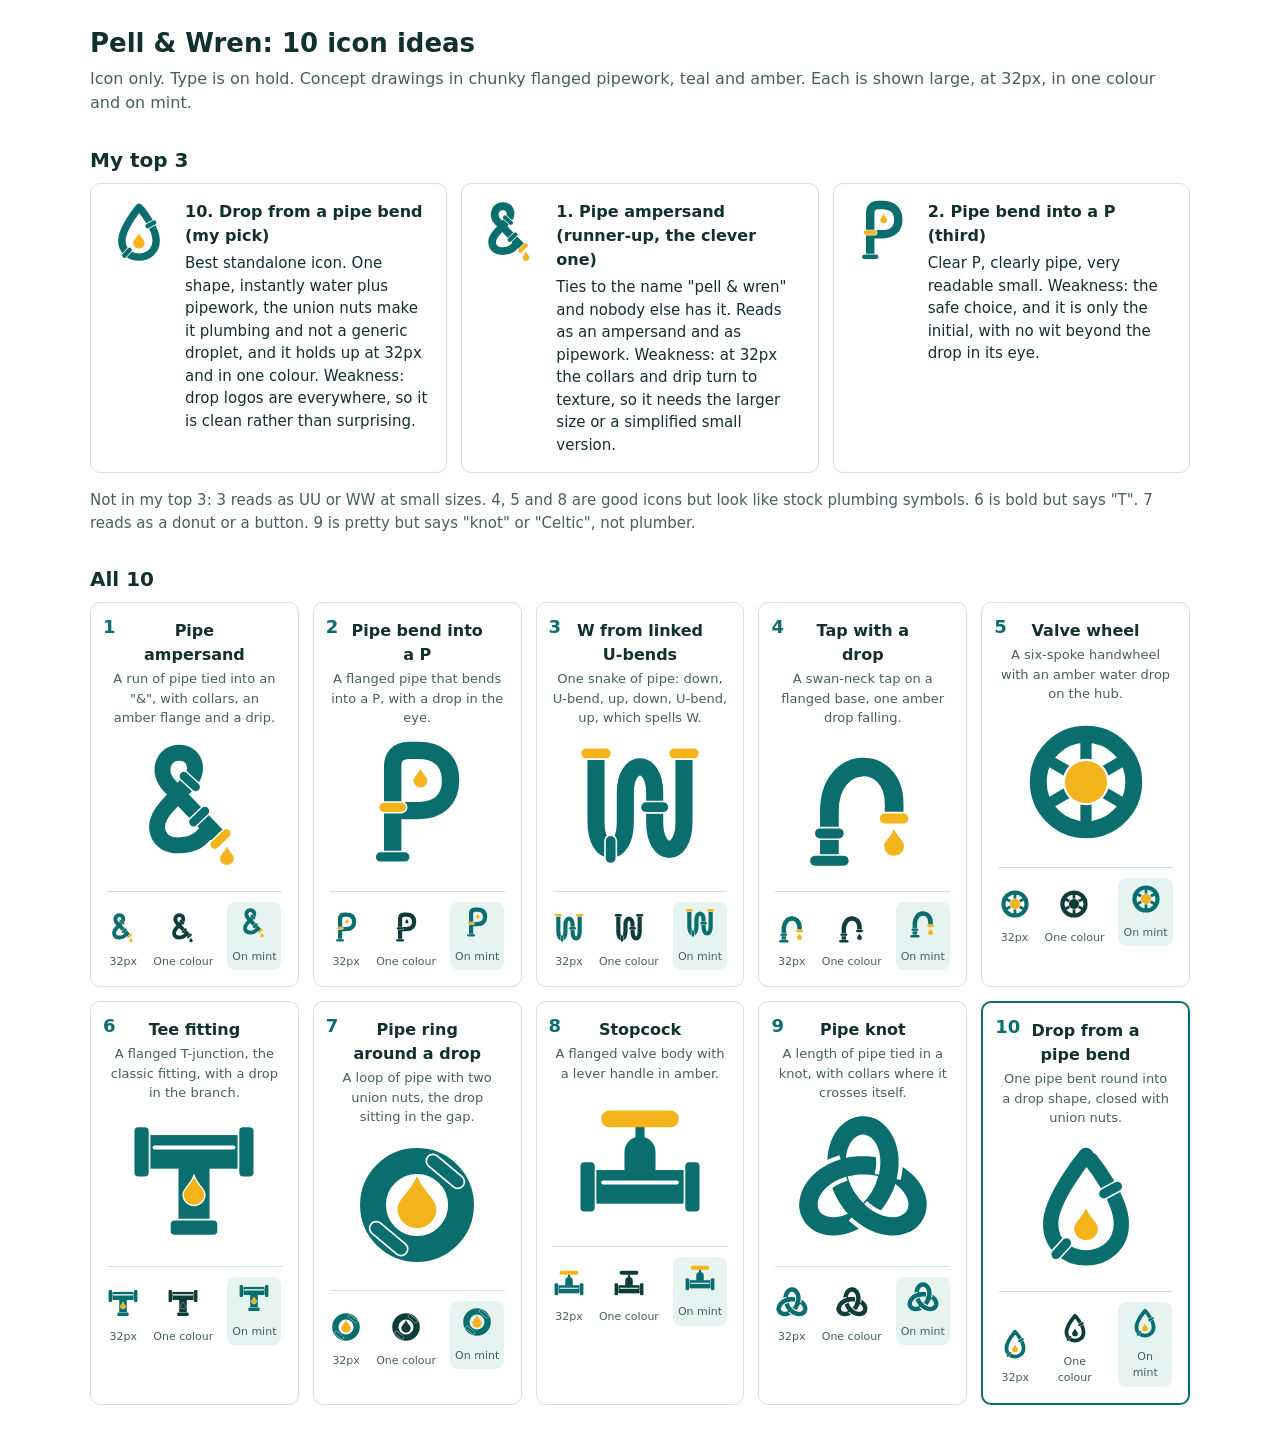
<file: example/logo-options.html>
<!doctype html><html lang="en-GB"><head><meta charset="utf-8"><meta name="viewport" content="width=device-width,initial-scale=1"><meta name="robots" content="noindex"><title>Pell &amp; Wren icon options (concept)</title>
<style>body{margin:0;font-family:system-ui,-apple-system,"Segoe UI",Roboto,sans-serif;background:#fff;color:#12302F;line-height:1.5}.w{max-width:1100px;margin:0 auto;padding:24px}h1{font-size:26px;margin:0 0 4px}.n{color:#44605E;margin:0 0 20px}.g{display:grid;grid-template-columns:repeat(auto-fill,minmax(200px,1fr));gap:14px}.c{position:relative;border:1px solid #CFE3DF;border-radius:10px;padding:16px;display:flex;flex-direction:column;align-items:center;text-align:center}.num{position:absolute;left:12px;top:10px;font-weight:800;color:#0B6E6E;font-size:18px}.c h2{font-size:16px;margin:0 0 2px;padding:0 20px}.d{margin:0;color:#44605E;font-size:13px}.big{padding:12px 0}.row{display:flex;align-items:flex-end;gap:14px;border-top:1px solid #CFE3DF;padding-top:10px;width:100%;justify-content:center}.row small{display:block;color:#44605E;font-size:11px;margin-top:3px}.mint{background:#E6F4F1;border-radius:8px;padding:5px}h3{font-size:20px;margin:30px 0 8px}.top{display:grid;grid-template-columns:repeat(auto-fit,minmax(280px,1fr));gap:14px}.t{border:1px solid #CFE3DF;border-radius:10px;padding:16px;display:flex;gap:14px;align-items:flex-start}.t p{margin:4px 0 0;font-size:15px}.t svg{flex:none}.t h4{margin:0;font-size:16px}.rec{border:2px solid #0B6E6E}.oth{margin:16px 0 0;color:#44605E;font-size:15px}</style></head><body><div class="w">
<h1>Pell &amp; Wren: 10 icon ideas</h1><p class="n">Icon only. Type is on hold. Concept drawings in chunky flanged pipework, teal and amber. Each is shown large, at 32px, in one colour and on mint.</p>
<h3>My top 3</h3><div class="top">
<div class="t"><svg viewBox="-6.0 -5.0 112.0 112.0" width="64" height="64" aria-hidden="true"><path d="M50 8C50 8 20 44 20 66C20 84 34 95 50 95C66 95 80 84 80 66C80 44 54 12 54 12" fill="none" stroke="#0B6E6E" stroke-width="13" stroke-linejoin="round" stroke-linecap="round"/><rect x="-4.0" y="-10.5" width="8" height="21" rx="4.0" fill="#0B6E6E" stroke="#fff" stroke-width="2.6" paint-order="stroke" transform="translate(29.00 87.25) rotate(42.27)"/><rect x="-4.0" y="-10.5" width="8" height="21" rx="4.0" fill="#0B6E6E" stroke="#fff" stroke-width="2.6" paint-order="stroke" transform="translate(70.85 37.49) rotate(-118.19)"/><path transform="translate(50 70) rotate(0)" d="M0 -17.00C3.00 -9.35 10.00 -5.00 10.00 0a10 10 0 0 1 -20 0C-10.00 -5.00 -3.00 -9.35 0 -17.00Z" fill="#F2B31B"/></svg><div><h4>10. Drop from a pipe bend (my pick)</h4><p>Best standalone icon. One shape, instantly water plus pipework, the union nuts make it plumbing and not a generic droplet, and it holds up at 32px and in one colour. Weakness: drop logos are everywhere, so it is clean rather than surprising.</p></div></div><div class="t"><svg viewBox="-1.0 -3.0 124.0 124.0" width="64" height="64" aria-hidden="true"><path d="M86 90L38 40C25 26 33 9 47 9C61 9 67 24 57 36L35 60C19 78 27 96 46 96C60 96 70 90 75 78.5" fill="none" stroke="#0B6E6E" stroke-width="15" stroke-linejoin="round"/><rect x="-4.0" y="-11.5" width="8" height="23" rx="4.0" fill="#0B6E6E" stroke="#fff" stroke-width="2.6" paint-order="stroke" transform="translate(65.84 69.00) rotate(-133.83)"/><rect x="-4.0" y="-11.5" width="8" height="23" rx="4.0" fill="#0B6E6E" stroke="#fff" stroke-width="2.6" paint-order="stroke" transform="translate(57.00 36.00) rotate(132.51)"/><rect x="-4.0" y="-11.5" width="8" height="23" rx="4.0" fill="#F2B31B" stroke="#fff" stroke-width="2.6" paint-order="stroke" transform="translate(86.00 90.00) rotate(-133.83)"/><path transform="translate(92 108) rotate(0)" d="M0 -11.05C1.95 -6.08 6.50 -3.25 6.50 0a6.5 6.5 0 0 1 -13.0 0C-6.50 -3.25 -1.95 -6.08 0 -11.05Z" fill="#F2B31B"/></svg><div><h4>1. Pipe ampersand (runner-up, the clever one)</h4><p>Ties to the name "pell & wren" and nobody else has it. Reads as an ampersand and as pipework. Weakness: at 32px the collars and drip turn to texture, so it needs the larger size or a simplified small version.</p></div></div><div class="t"><svg viewBox="-4.0 1.0 114.0 114.0" width="64" height="64" aria-hidden="true"><path d="M32 102L32 24C32 16 36 10 46 10L54 10C72 10 82 19 82 36C82 52 72 62 54 62L30 62" fill="none" stroke="#0B6E6E" stroke-width="15" stroke-linejoin="round"/><rect x="-4.0" y="-14.5" width="8" height="29" rx="4.0" fill="#0B6E6E" stroke="#fff" stroke-width="2.6" paint-order="stroke" transform="translate(32.00 102.00) rotate(-90.00)"/><rect x="-4.0" y="-11.5" width="8" height="23" rx="4.0" fill="#F2B31B" stroke="#fff" stroke-width="2.6" paint-order="stroke" transform="translate(32.00 59.10) rotate(-90.00)"/><path transform="translate(56 36) rotate(0)" d="M0 -10.20C1.80 -5.61 6.00 -3.00 6.00 0a6 6 0 0 1 -12 0C-6.00 -3.00 -1.80 -5.61 0 -10.20Z" fill="#F2B31B"/></svg><div><h4>2. Pipe bend into a P (third)</h4><p>Clear P, clearly pipe, very readable small. Weakness: the safe choice, and it is only the initial, with no wit beyond the drop in its eye.</p></div></div></div><p class="oth">Not in my top 3: 3 reads as UU or WW at small sizes. 4, 5 and 8 are good icons but look like stock plumbing symbols. 6 is bold but says "T". 7 reads as a donut or a button. 9 is pretty but says "knot" or "Celtic", not plumber.</p><h3>All 10</h3><div class="g">
<div class="c"><div class="num">1</div><h2>Pipe ampersand</h2><p class="d">A run of pipe tied into an "&", with collars, an amber flange and a drip.</p><div class="big"><svg viewBox="-1.0 -3.0 124.0 124.0" width="132" height="132" aria-hidden="true"><path d="M86 90L38 40C25 26 33 9 47 9C61 9 67 24 57 36L35 60C19 78 27 96 46 96C60 96 70 90 75 78.5" fill="none" stroke="#0B6E6E" stroke-width="15" stroke-linejoin="round"/><rect x="-4.0" y="-11.5" width="8" height="23" rx="4.0" fill="#0B6E6E" stroke="#fff" stroke-width="2.6" paint-order="stroke" transform="translate(65.84 69.00) rotate(-133.83)"/><rect x="-4.0" y="-11.5" width="8" height="23" rx="4.0" fill="#0B6E6E" stroke="#fff" stroke-width="2.6" paint-order="stroke" transform="translate(57.00 36.00) rotate(132.51)"/><rect x="-4.0" y="-11.5" width="8" height="23" rx="4.0" fill="#F2B31B" stroke="#fff" stroke-width="2.6" paint-order="stroke" transform="translate(86.00 90.00) rotate(-133.83)"/><path transform="translate(92 108) rotate(0)" d="M0 -11.05C1.95 -6.08 6.50 -3.25 6.50 0a6.5 6.5 0 0 1 -13.0 0C-6.50 -3.25 -1.95 -6.08 0 -11.05Z" fill="#F2B31B"/></svg></div><div class="row"><div><svg viewBox="-1.0 -3.0 124.0 124.0" width="32" height="32" aria-hidden="true"><path d="M86 90L38 40C25 26 33 9 47 9C61 9 67 24 57 36L35 60C19 78 27 96 46 96C60 96 70 90 75 78.5" fill="none" stroke="#0B6E6E" stroke-width="15" stroke-linejoin="round"/><rect x="-4.0" y="-11.5" width="8" height="23" rx="4.0" fill="#0B6E6E" stroke="#fff" stroke-width="2.6" paint-order="stroke" transform="translate(65.84 69.00) rotate(-133.83)"/><rect x="-4.0" y="-11.5" width="8" height="23" rx="4.0" fill="#0B6E6E" stroke="#fff" stroke-width="2.6" paint-order="stroke" transform="translate(57.00 36.00) rotate(132.51)"/><rect x="-4.0" y="-11.5" width="8" height="23" rx="4.0" fill="#F2B31B" stroke="#fff" stroke-width="2.6" paint-order="stroke" transform="translate(86.00 90.00) rotate(-133.83)"/><path transform="translate(92 108) rotate(0)" d="M0 -11.05C1.95 -6.08 6.50 -3.25 6.50 0a6.5 6.5 0 0 1 -13.0 0C-6.50 -3.25 -1.95 -6.08 0 -11.05Z" fill="#F2B31B"/></svg><small>32px</small></div><div><svg viewBox="-1.0 -3.0 124.0 124.0" width="32" height="32" aria-hidden="true"><path d="M86 90L38 40C25 26 33 9 47 9C61 9 67 24 57 36L35 60C19 78 27 96 46 96C60 96 70 90 75 78.5" fill="none" stroke="#0E3B3B" stroke-width="15" stroke-linejoin="round"/><rect x="-4.0" y="-11.5" width="8" height="23" rx="4.0" fill="#0E3B3B" stroke="#fff" stroke-width="2.6" paint-order="stroke" transform="translate(65.84 69.00) rotate(-133.83)"/><rect x="-4.0" y="-11.5" width="8" height="23" rx="4.0" fill="#0E3B3B" stroke="#fff" stroke-width="2.6" paint-order="stroke" transform="translate(57.00 36.00) rotate(132.51)"/><rect x="-4.0" y="-11.5" width="8" height="23" rx="4.0" fill="#0E3B3B" stroke="#fff" stroke-width="2.6" paint-order="stroke" transform="translate(86.00 90.00) rotate(-133.83)"/><path transform="translate(92 108) rotate(0)" d="M0 -11.05C1.95 -6.08 6.50 -3.25 6.50 0a6.5 6.5 0 0 1 -13.0 0C-6.50 -3.25 -1.95 -6.08 0 -11.05Z" fill="#0E3B3B"/></svg><small>One colour</small></div><div class="mint"><svg viewBox="-1.0 -3.0 124.0 124.0" width="32" height="32" aria-hidden="true"><path d="M86 90L38 40C25 26 33 9 47 9C61 9 67 24 57 36L35 60C19 78 27 96 46 96C60 96 70 90 75 78.5" fill="none" stroke="#0B6E6E" stroke-width="15" stroke-linejoin="round"/><rect x="-4.0" y="-11.5" width="8" height="23" rx="4.0" fill="#0B6E6E" stroke="#fff" stroke-width="2.6" paint-order="stroke" transform="translate(65.84 69.00) rotate(-133.83)"/><rect x="-4.0" y="-11.5" width="8" height="23" rx="4.0" fill="#0B6E6E" stroke="#fff" stroke-width="2.6" paint-order="stroke" transform="translate(57.00 36.00) rotate(132.51)"/><rect x="-4.0" y="-11.5" width="8" height="23" rx="4.0" fill="#F2B31B" stroke="#fff" stroke-width="2.6" paint-order="stroke" transform="translate(86.00 90.00) rotate(-133.83)"/><path transform="translate(92 108) rotate(0)" d="M0 -11.05C1.95 -6.08 6.50 -3.25 6.50 0a6.5 6.5 0 0 1 -13.0 0C-6.50 -3.25 -1.95 -6.08 0 -11.05Z" fill="#F2B31B"/></svg><small>On mint</small></div></div></div>
<div class="c"><div class="num">2</div><h2>Pipe bend into a P</h2><p class="d">A flanged pipe that bends into a P, with a drop in the eye.</p><div class="big"><svg viewBox="-4.0 1.0 114.0 114.0" width="132" height="132" aria-hidden="true"><path d="M32 102L32 24C32 16 36 10 46 10L54 10C72 10 82 19 82 36C82 52 72 62 54 62L30 62" fill="none" stroke="#0B6E6E" stroke-width="15" stroke-linejoin="round"/><rect x="-4.0" y="-14.5" width="8" height="29" rx="4.0" fill="#0B6E6E" stroke="#fff" stroke-width="2.6" paint-order="stroke" transform="translate(32.00 102.00) rotate(-90.00)"/><rect x="-4.0" y="-11.5" width="8" height="23" rx="4.0" fill="#F2B31B" stroke="#fff" stroke-width="2.6" paint-order="stroke" transform="translate(32.00 59.10) rotate(-90.00)"/><path transform="translate(56 36) rotate(0)" d="M0 -10.20C1.80 -5.61 6.00 -3.00 6.00 0a6 6 0 0 1 -12 0C-6.00 -3.00 -1.80 -5.61 0 -10.20Z" fill="#F2B31B"/></svg></div><div class="row"><div><svg viewBox="-4.0 1.0 114.0 114.0" width="32" height="32" aria-hidden="true"><path d="M32 102L32 24C32 16 36 10 46 10L54 10C72 10 82 19 82 36C82 52 72 62 54 62L30 62" fill="none" stroke="#0B6E6E" stroke-width="15" stroke-linejoin="round"/><rect x="-4.0" y="-14.5" width="8" height="29" rx="4.0" fill="#0B6E6E" stroke="#fff" stroke-width="2.6" paint-order="stroke" transform="translate(32.00 102.00) rotate(-90.00)"/><rect x="-4.0" y="-11.5" width="8" height="23" rx="4.0" fill="#F2B31B" stroke="#fff" stroke-width="2.6" paint-order="stroke" transform="translate(32.00 59.10) rotate(-90.00)"/><path transform="translate(56 36) rotate(0)" d="M0 -10.20C1.80 -5.61 6.00 -3.00 6.00 0a6 6 0 0 1 -12 0C-6.00 -3.00 -1.80 -5.61 0 -10.20Z" fill="#F2B31B"/></svg><small>32px</small></div><div><svg viewBox="-4.0 1.0 114.0 114.0" width="32" height="32" aria-hidden="true"><path d="M32 102L32 24C32 16 36 10 46 10L54 10C72 10 82 19 82 36C82 52 72 62 54 62L30 62" fill="none" stroke="#0E3B3B" stroke-width="15" stroke-linejoin="round"/><rect x="-4.0" y="-14.5" width="8" height="29" rx="4.0" fill="#0E3B3B" stroke="#fff" stroke-width="2.6" paint-order="stroke" transform="translate(32.00 102.00) rotate(-90.00)"/><rect x="-4.0" y="-11.5" width="8" height="23" rx="4.0" fill="#0E3B3B" stroke="#fff" stroke-width="2.6" paint-order="stroke" transform="translate(32.00 59.10) rotate(-90.00)"/><path transform="translate(56 36) rotate(0)" d="M0 -10.20C1.80 -5.61 6.00 -3.00 6.00 0a6 6 0 0 1 -12 0C-6.00 -3.00 -1.80 -5.61 0 -10.20Z" fill="#0E3B3B"/></svg><small>One colour</small></div><div class="mint"><svg viewBox="-4.0 1.0 114.0 114.0" width="32" height="32" aria-hidden="true"><path d="M32 102L32 24C32 16 36 10 46 10L54 10C72 10 82 19 82 36C82 52 72 62 54 62L30 62" fill="none" stroke="#0B6E6E" stroke-width="15" stroke-linejoin="round"/><rect x="-4.0" y="-14.5" width="8" height="29" rx="4.0" fill="#0B6E6E" stroke="#fff" stroke-width="2.6" paint-order="stroke" transform="translate(32.00 102.00) rotate(-90.00)"/><rect x="-4.0" y="-11.5" width="8" height="23" rx="4.0" fill="#F2B31B" stroke="#fff" stroke-width="2.6" paint-order="stroke" transform="translate(32.00 59.10) rotate(-90.00)"/><path transform="translate(56 36) rotate(0)" d="M0 -10.20C1.80 -5.61 6.00 -3.00 6.00 0a6 6 0 0 1 -12 0C-6.00 -3.00 -1.80 -5.61 0 -10.20Z" fill="#F2B31B"/></svg><small>On mint</small></div></div></div>
<div class="c"><div class="num">3</div><h2>W from linked U-bends</h2><p class="d">One snake of pipe: down, U-bend, up, down, U-bend, up, which spells W.</p><div class="big"><svg viewBox="-6.0 -5.0 108.0 108.0" width="132" height="132" aria-hidden="true"><path d="M12 6L12 62C12 92 36 92 36 62L36 38C36 10 60 10 60 38L60 62C60 92 84 92 84 62L84 6" fill="none" stroke="#0B6E6E" stroke-width="14" stroke-linejoin="round"/><rect x="-4.0" y="-12.0" width="8" height="24" rx="4.0" fill="#F2B31B" stroke="#fff" stroke-width="2.6" paint-order="stroke" transform="translate(12.00 6.00) rotate(90.00)"/><rect x="-4.0" y="-12.0" width="8" height="24" rx="4.0" fill="#F2B31B" stroke="#fff" stroke-width="2.6" paint-order="stroke" transform="translate(84.00 6.00) rotate(-90.00)"/><rect x="-4.0" y="-11.0" width="8" height="22" rx="4.0" fill="#0B6E6E" stroke="#fff" stroke-width="2.6" paint-order="stroke" transform="translate(24.00 84.50) rotate(0.00)"/><rect x="-4.0" y="-11.0" width="8" height="22" rx="4.0" fill="#0B6E6E" stroke="#fff" stroke-width="2.6" paint-order="stroke" transform="translate(60.00 50.00) rotate(90.00)"/></svg></div><div class="row"><div><svg viewBox="-6.0 -5.0 108.0 108.0" width="32" height="32" aria-hidden="true"><path d="M12 6L12 62C12 92 36 92 36 62L36 38C36 10 60 10 60 38L60 62C60 92 84 92 84 62L84 6" fill="none" stroke="#0B6E6E" stroke-width="14" stroke-linejoin="round"/><rect x="-4.0" y="-12.0" width="8" height="24" rx="4.0" fill="#F2B31B" stroke="#fff" stroke-width="2.6" paint-order="stroke" transform="translate(12.00 6.00) rotate(90.00)"/><rect x="-4.0" y="-12.0" width="8" height="24" rx="4.0" fill="#F2B31B" stroke="#fff" stroke-width="2.6" paint-order="stroke" transform="translate(84.00 6.00) rotate(-90.00)"/><rect x="-4.0" y="-11.0" width="8" height="22" rx="4.0" fill="#0B6E6E" stroke="#fff" stroke-width="2.6" paint-order="stroke" transform="translate(24.00 84.50) rotate(0.00)"/><rect x="-4.0" y="-11.0" width="8" height="22" rx="4.0" fill="#0B6E6E" stroke="#fff" stroke-width="2.6" paint-order="stroke" transform="translate(60.00 50.00) rotate(90.00)"/></svg><small>32px</small></div><div><svg viewBox="-6.0 -5.0 108.0 108.0" width="32" height="32" aria-hidden="true"><path d="M12 6L12 62C12 92 36 92 36 62L36 38C36 10 60 10 60 38L60 62C60 92 84 92 84 62L84 6" fill="none" stroke="#0E3B3B" stroke-width="14" stroke-linejoin="round"/><rect x="-4.0" y="-12.0" width="8" height="24" rx="4.0" fill="#0E3B3B" stroke="#fff" stroke-width="2.6" paint-order="stroke" transform="translate(12.00 6.00) rotate(90.00)"/><rect x="-4.0" y="-12.0" width="8" height="24" rx="4.0" fill="#0E3B3B" stroke="#fff" stroke-width="2.6" paint-order="stroke" transform="translate(84.00 6.00) rotate(-90.00)"/><rect x="-4.0" y="-11.0" width="8" height="22" rx="4.0" fill="#0E3B3B" stroke="#fff" stroke-width="2.6" paint-order="stroke" transform="translate(24.00 84.50) rotate(0.00)"/><rect x="-4.0" y="-11.0" width="8" height="22" rx="4.0" fill="#0E3B3B" stroke="#fff" stroke-width="2.6" paint-order="stroke" transform="translate(60.00 50.00) rotate(90.00)"/></svg><small>One colour</small></div><div class="mint"><svg viewBox="-6.0 -5.0 108.0 108.0" width="32" height="32" aria-hidden="true"><path d="M12 6L12 62C12 92 36 92 36 62L36 38C36 10 60 10 60 38L60 62C60 92 84 92 84 62L84 6" fill="none" stroke="#0B6E6E" stroke-width="14" stroke-linejoin="round"/><rect x="-4.0" y="-12.0" width="8" height="24" rx="4.0" fill="#F2B31B" stroke="#fff" stroke-width="2.6" paint-order="stroke" transform="translate(12.00 6.00) rotate(90.00)"/><rect x="-4.0" y="-12.0" width="8" height="24" rx="4.0" fill="#F2B31B" stroke="#fff" stroke-width="2.6" paint-order="stroke" transform="translate(84.00 6.00) rotate(-90.00)"/><rect x="-4.0" y="-11.0" width="8" height="22" rx="4.0" fill="#0B6E6E" stroke="#fff" stroke-width="2.6" paint-order="stroke" transform="translate(24.00 84.50) rotate(0.00)"/><rect x="-4.0" y="-11.0" width="8" height="22" rx="4.0" fill="#0B6E6E" stroke="#fff" stroke-width="2.6" paint-order="stroke" transform="translate(60.00 50.00) rotate(90.00)"/></svg><small>On mint</small></div></div></div>
<div class="c"><div class="num">4</div><h2>Tap with a drop</h2><p class="d">A swan-neck tap on a flanged base, one amber drop falling.</p><div class="big"><svg viewBox="0.0 -1.0 106.0 106.0" width="132" height="132" aria-hidden="true"><path d="M26 96L26 56C26 10 78 10 78 50L78 62" fill="none" stroke="#0B6E6E" stroke-width="15" stroke-linejoin="round"/><rect x="-4.0" y="-15.5" width="8" height="31" rx="4.0" fill="#0B6E6E" stroke="#fff" stroke-width="2.6" paint-order="stroke" transform="translate(26.00 96.00) rotate(-90.00)"/><rect x="-4.0" y="-11.5" width="8" height="23" rx="4.0" fill="#0B6E6E" stroke="#fff" stroke-width="2.6" paint-order="stroke" transform="translate(26.00 74.00) rotate(-90.00)"/><rect x="-4.0" y="-11.5" width="8" height="23" rx="4.0" fill="#F2B31B" stroke="#fff" stroke-width="2.6" paint-order="stroke" transform="translate(78.00 62.00) rotate(90.00)"/><path transform="translate(78 84) rotate(0)" d="M0 -13.60C2.40 -7.48 8.00 -4.00 8.00 0a8 8 0 0 1 -16 0C-8.00 -4.00 -2.40 -7.48 0 -13.60Z" fill="#F2B31B"/></svg></div><div class="row"><div><svg viewBox="0.0 -1.0 106.0 106.0" width="32" height="32" aria-hidden="true"><path d="M26 96L26 56C26 10 78 10 78 50L78 62" fill="none" stroke="#0B6E6E" stroke-width="15" stroke-linejoin="round"/><rect x="-4.0" y="-15.5" width="8" height="31" rx="4.0" fill="#0B6E6E" stroke="#fff" stroke-width="2.6" paint-order="stroke" transform="translate(26.00 96.00) rotate(-90.00)"/><rect x="-4.0" y="-11.5" width="8" height="23" rx="4.0" fill="#0B6E6E" stroke="#fff" stroke-width="2.6" paint-order="stroke" transform="translate(26.00 74.00) rotate(-90.00)"/><rect x="-4.0" y="-11.5" width="8" height="23" rx="4.0" fill="#F2B31B" stroke="#fff" stroke-width="2.6" paint-order="stroke" transform="translate(78.00 62.00) rotate(90.00)"/><path transform="translate(78 84) rotate(0)" d="M0 -13.60C2.40 -7.48 8.00 -4.00 8.00 0a8 8 0 0 1 -16 0C-8.00 -4.00 -2.40 -7.48 0 -13.60Z" fill="#F2B31B"/></svg><small>32px</small></div><div><svg viewBox="0.0 -1.0 106.0 106.0" width="32" height="32" aria-hidden="true"><path d="M26 96L26 56C26 10 78 10 78 50L78 62" fill="none" stroke="#0E3B3B" stroke-width="15" stroke-linejoin="round"/><rect x="-4.0" y="-15.5" width="8" height="31" rx="4.0" fill="#0E3B3B" stroke="#fff" stroke-width="2.6" paint-order="stroke" transform="translate(26.00 96.00) rotate(-90.00)"/><rect x="-4.0" y="-11.5" width="8" height="23" rx="4.0" fill="#0E3B3B" stroke="#fff" stroke-width="2.6" paint-order="stroke" transform="translate(26.00 74.00) rotate(-90.00)"/><rect x="-4.0" y="-11.5" width="8" height="23" rx="4.0" fill="#0E3B3B" stroke="#fff" stroke-width="2.6" paint-order="stroke" transform="translate(78.00 62.00) rotate(90.00)"/><path transform="translate(78 84) rotate(0)" d="M0 -13.60C2.40 -7.48 8.00 -4.00 8.00 0a8 8 0 0 1 -16 0C-8.00 -4.00 -2.40 -7.48 0 -13.60Z" fill="#0E3B3B"/></svg><small>One colour</small></div><div class="mint"><svg viewBox="0.0 -1.0 106.0 106.0" width="32" height="32" aria-hidden="true"><path d="M26 96L26 56C26 10 78 10 78 50L78 62" fill="none" stroke="#0B6E6E" stroke-width="15" stroke-linejoin="round"/><rect x="-4.0" y="-15.5" width="8" height="31" rx="4.0" fill="#0B6E6E" stroke="#fff" stroke-width="2.6" paint-order="stroke" transform="translate(26.00 96.00) rotate(-90.00)"/><rect x="-4.0" y="-11.5" width="8" height="23" rx="4.0" fill="#0B6E6E" stroke="#fff" stroke-width="2.6" paint-order="stroke" transform="translate(26.00 74.00) rotate(-90.00)"/><rect x="-4.0" y="-11.5" width="8" height="23" rx="4.0" fill="#F2B31B" stroke="#fff" stroke-width="2.6" paint-order="stroke" transform="translate(78.00 62.00) rotate(90.00)"/><path transform="translate(78 84) rotate(0)" d="M0 -13.60C2.40 -7.48 8.00 -4.00 8.00 0a8 8 0 0 1 -16 0C-8.00 -4.00 -2.40 -7.48 0 -13.60Z" fill="#F2B31B"/></svg><small>On mint</small></div></div></div>
<div class="c"><div class="num">5</div><h2>Valve wheel</h2><p class="d">A six-spoke handwheel with an amber water drop on the hub.</p><div class="big"><svg viewBox="3.0 3.0 94.0 94.0" width="132" height="132" aria-hidden="true"><circle cx="50" cy="50" r="34" fill="none" stroke="#0B6E6E" stroke-width="12"/><path d="M50 50L50.0 36.0" stroke="#0B6E6E" stroke-width="7" stroke-linecap="round" opacity="0"/><path d="M50.0 40.0L50.0 16.0" stroke="#0B6E6E" stroke-width="8" stroke-linecap="butt"/><path d="M50 50L62.1 43.0" stroke="#0B6E6E" stroke-width="7" stroke-linecap="round" opacity="0"/><path d="M58.7 45.0L79.4 33.0" stroke="#0B6E6E" stroke-width="8" stroke-linecap="butt"/><path d="M50 50L62.1 57.0" stroke="#0B6E6E" stroke-width="7" stroke-linecap="round" opacity="0"/><path d="M58.7 55.0L79.4 67.0" stroke="#0B6E6E" stroke-width="8" stroke-linecap="butt"/><path d="M50 50L50.0 64.0" stroke="#0B6E6E" stroke-width="7" stroke-linecap="round" opacity="0"/><path d="M50.0 60.0L50.0 84.0" stroke="#0B6E6E" stroke-width="8" stroke-linecap="butt"/><path d="M50 50L37.9 57.0" stroke="#0B6E6E" stroke-width="7" stroke-linecap="round" opacity="0"/><path d="M41.3 55.0L20.6 67.0" stroke="#0B6E6E" stroke-width="8" stroke-linecap="butt"/><path d="M50 50L37.9 43.0" stroke="#0B6E6E" stroke-width="7" stroke-linecap="round" opacity="0"/><path d="M41.3 45.0L20.6 33.0" stroke="#0B6E6E" stroke-width="8" stroke-linecap="butt"/><circle cx="50" cy="50" r="15" fill="#F2B31B" stroke="#fff" stroke-width="3" paint-order="stroke"/></svg></div><div class="row"><div><svg viewBox="3.0 3.0 94.0 94.0" width="32" height="32" aria-hidden="true"><circle cx="50" cy="50" r="34" fill="none" stroke="#0B6E6E" stroke-width="12"/><path d="M50 50L50.0 36.0" stroke="#0B6E6E" stroke-width="7" stroke-linecap="round" opacity="0"/><path d="M50.0 40.0L50.0 16.0" stroke="#0B6E6E" stroke-width="8" stroke-linecap="butt"/><path d="M50 50L62.1 43.0" stroke="#0B6E6E" stroke-width="7" stroke-linecap="round" opacity="0"/><path d="M58.7 45.0L79.4 33.0" stroke="#0B6E6E" stroke-width="8" stroke-linecap="butt"/><path d="M50 50L62.1 57.0" stroke="#0B6E6E" stroke-width="7" stroke-linecap="round" opacity="0"/><path d="M58.7 55.0L79.4 67.0" stroke="#0B6E6E" stroke-width="8" stroke-linecap="butt"/><path d="M50 50L50.0 64.0" stroke="#0B6E6E" stroke-width="7" stroke-linecap="round" opacity="0"/><path d="M50.0 60.0L50.0 84.0" stroke="#0B6E6E" stroke-width="8" stroke-linecap="butt"/><path d="M50 50L37.9 57.0" stroke="#0B6E6E" stroke-width="7" stroke-linecap="round" opacity="0"/><path d="M41.3 55.0L20.6 67.0" stroke="#0B6E6E" stroke-width="8" stroke-linecap="butt"/><path d="M50 50L37.9 43.0" stroke="#0B6E6E" stroke-width="7" stroke-linecap="round" opacity="0"/><path d="M41.3 45.0L20.6 33.0" stroke="#0B6E6E" stroke-width="8" stroke-linecap="butt"/><circle cx="50" cy="50" r="15" fill="#F2B31B" stroke="#fff" stroke-width="3" paint-order="stroke"/></svg><small>32px</small></div><div><svg viewBox="3.0 3.0 94.0 94.0" width="32" height="32" aria-hidden="true"><circle cx="50" cy="50" r="34" fill="none" stroke="#0E3B3B" stroke-width="12"/><path d="M50 50L50.0 36.0" stroke="#0E3B3B" stroke-width="7" stroke-linecap="round" opacity="0"/><path d="M50.0 40.0L50.0 16.0" stroke="#0E3B3B" stroke-width="8" stroke-linecap="butt"/><path d="M50 50L62.1 43.0" stroke="#0E3B3B" stroke-width="7" stroke-linecap="round" opacity="0"/><path d="M58.7 45.0L79.4 33.0" stroke="#0E3B3B" stroke-width="8" stroke-linecap="butt"/><path d="M50 50L62.1 57.0" stroke="#0E3B3B" stroke-width="7" stroke-linecap="round" opacity="0"/><path d="M58.7 55.0L79.4 67.0" stroke="#0E3B3B" stroke-width="8" stroke-linecap="butt"/><path d="M50 50L50.0 64.0" stroke="#0E3B3B" stroke-width="7" stroke-linecap="round" opacity="0"/><path d="M50.0 60.0L50.0 84.0" stroke="#0E3B3B" stroke-width="8" stroke-linecap="butt"/><path d="M50 50L37.9 57.0" stroke="#0E3B3B" stroke-width="7" stroke-linecap="round" opacity="0"/><path d="M41.3 55.0L20.6 67.0" stroke="#0E3B3B" stroke-width="8" stroke-linecap="butt"/><path d="M50 50L37.9 43.0" stroke="#0E3B3B" stroke-width="7" stroke-linecap="round" opacity="0"/><path d="M41.3 45.0L20.6 33.0" stroke="#0E3B3B" stroke-width="8" stroke-linecap="butt"/><circle cx="50" cy="50" r="15" fill="#0E3B3B" stroke="#fff" stroke-width="3" paint-order="stroke"/></svg><small>One colour</small></div><div class="mint"><svg viewBox="3.0 3.0 94.0 94.0" width="32" height="32" aria-hidden="true"><circle cx="50" cy="50" r="34" fill="none" stroke="#0B6E6E" stroke-width="12"/><path d="M50 50L50.0 36.0" stroke="#0B6E6E" stroke-width="7" stroke-linecap="round" opacity="0"/><path d="M50.0 40.0L50.0 16.0" stroke="#0B6E6E" stroke-width="8" stroke-linecap="butt"/><path d="M50 50L62.1 43.0" stroke="#0B6E6E" stroke-width="7" stroke-linecap="round" opacity="0"/><path d="M58.7 45.0L79.4 33.0" stroke="#0B6E6E" stroke-width="8" stroke-linecap="butt"/><path d="M50 50L62.1 57.0" stroke="#0B6E6E" stroke-width="7" stroke-linecap="round" opacity="0"/><path d="M58.7 55.0L79.4 67.0" stroke="#0B6E6E" stroke-width="8" stroke-linecap="butt"/><path d="M50 50L50.0 64.0" stroke="#0B6E6E" stroke-width="7" stroke-linecap="round" opacity="0"/><path d="M50.0 60.0L50.0 84.0" stroke="#0B6E6E" stroke-width="8" stroke-linecap="butt"/><path d="M50 50L37.9 57.0" stroke="#0B6E6E" stroke-width="7" stroke-linecap="round" opacity="0"/><path d="M41.3 55.0L20.6 67.0" stroke="#0B6E6E" stroke-width="8" stroke-linecap="butt"/><path d="M50 50L37.9 43.0" stroke="#0B6E6E" stroke-width="7" stroke-linecap="round" opacity="0"/><path d="M41.3 45.0L20.6 33.0" stroke="#0B6E6E" stroke-width="8" stroke-linecap="butt"/><circle cx="50" cy="50" r="15" fill="#F2B31B" stroke="#fff" stroke-width="3" paint-order="stroke"/></svg><small>On mint</small></div></div></div>
<div class="c"><div class="num">6</div><h2>Tee fitting</h2><p class="d">A flanged T-junction, the classic fitting, with a drop in the branch.</p><div class="big"><svg viewBox="-1.0 2.5 102.0 102.0" width="132" height="132" aria-hidden="true"><rect x="12" y="18" width="76" height="26" fill="#0B6E6E"/><rect x="38" y="40" width="24" height="46" fill="#0B6E6E"/><rect x="4" y="12" width="11" height="38" rx="3" fill="#0B6E6E" stroke="#fff" stroke-width="2.6" paint-order="stroke"/><rect x="85" y="12" width="11" height="38" rx="3" fill="#0B6E6E" stroke="#fff" stroke-width="2.6" paint-order="stroke"/><rect x="32" y="84" width="36" height="11" rx="3" fill="#0B6E6E" stroke="#fff" stroke-width="2.6" paint-order="stroke"/><rect x="18" y="26" width="64" height="3.2" rx="1.6" fill="#fff"/><path transform="translate(50 64) rotate(0)" d="M0 -13.60C2.40 -7.48 8.00 -4.00 8.00 0a8 8 0 0 1 -16 0C-8.00 -4.00 -2.40 -7.48 0 -13.60Z" fill="#F2B31B" stroke="#fff" stroke-width="2" paint-order="stroke"/></svg></div><div class="row"><div><svg viewBox="-1.0 2.5 102.0 102.0" width="32" height="32" aria-hidden="true"><rect x="12" y="18" width="76" height="26" fill="#0B6E6E"/><rect x="38" y="40" width="24" height="46" fill="#0B6E6E"/><rect x="4" y="12" width="11" height="38" rx="3" fill="#0B6E6E" stroke="#fff" stroke-width="2.6" paint-order="stroke"/><rect x="85" y="12" width="11" height="38" rx="3" fill="#0B6E6E" stroke="#fff" stroke-width="2.6" paint-order="stroke"/><rect x="32" y="84" width="36" height="11" rx="3" fill="#0B6E6E" stroke="#fff" stroke-width="2.6" paint-order="stroke"/><rect x="18" y="26" width="64" height="3.2" rx="1.6" fill="#fff"/><path transform="translate(50 64) rotate(0)" d="M0 -13.60C2.40 -7.48 8.00 -4.00 8.00 0a8 8 0 0 1 -16 0C-8.00 -4.00 -2.40 -7.48 0 -13.60Z" fill="#F2B31B" stroke="#fff" stroke-width="2" paint-order="stroke"/></svg><small>32px</small></div><div><svg viewBox="-1.0 2.5 102.0 102.0" width="32" height="32" aria-hidden="true"><rect x="12" y="18" width="76" height="26" fill="#0E3B3B"/><rect x="38" y="40" width="24" height="46" fill="#0E3B3B"/><rect x="4" y="12" width="11" height="38" rx="3" fill="#0E3B3B" stroke="#fff" stroke-width="2.6" paint-order="stroke"/><rect x="85" y="12" width="11" height="38" rx="3" fill="#0E3B3B" stroke="#fff" stroke-width="2.6" paint-order="stroke"/><rect x="32" y="84" width="36" height="11" rx="3" fill="#0E3B3B" stroke="#fff" stroke-width="2.6" paint-order="stroke"/><rect x="18" y="26" width="64" height="3.2" rx="1.6" fill="#fff"/><path transform="translate(50 64) rotate(0)" d="M0 -13.60C2.40 -7.48 8.00 -4.00 8.00 0a8 8 0 0 1 -16 0C-8.00 -4.00 -2.40 -7.48 0 -13.60Z" fill="#0E3B3B" stroke="#fff" stroke-width="2" paint-order="stroke"/></svg><small>One colour</small></div><div class="mint"><svg viewBox="-1.0 2.5 102.0 102.0" width="32" height="32" aria-hidden="true"><rect x="12" y="18" width="76" height="26" fill="#0B6E6E"/><rect x="38" y="40" width="24" height="46" fill="#0B6E6E"/><rect x="4" y="12" width="11" height="38" rx="3" fill="#0B6E6E" stroke="#fff" stroke-width="2.6" paint-order="stroke"/><rect x="85" y="12" width="11" height="38" rx="3" fill="#0B6E6E" stroke="#fff" stroke-width="2.6" paint-order="stroke"/><rect x="32" y="84" width="36" height="11" rx="3" fill="#0B6E6E" stroke="#fff" stroke-width="2.6" paint-order="stroke"/><rect x="18" y="26" width="64" height="3.2" rx="1.6" fill="#fff"/><path transform="translate(50 64) rotate(0)" d="M0 -13.60C2.40 -7.48 8.00 -4.00 8.00 0a8 8 0 0 1 -16 0C-8.00 -4.00 -2.40 -7.48 0 -13.60Z" fill="#F2B31B" stroke="#fff" stroke-width="2" paint-order="stroke"/></svg><small>On mint</small></div></div></div>
<div class="c"><div class="num">7</div><h2>Pipe ring around a drop</h2><p class="d">A loop of pipe with two union nuts, the drop sitting in the gap.</p><div class="big"><svg viewBox="-1.0 -1.0 102.0 102.0" width="132" height="132" aria-hidden="true"><circle cx="50" cy="50" r="34" fill="none" stroke="#0B6E6E" stroke-width="20"/><rect x="-4.5" y="-17" width="9" height="34" rx="4.5" fill="#0B6E6E" stroke="#fff" stroke-width="2.6" paint-order="stroke" transform="translate(71.9 24.0) rotate(-50)"/><rect x="-4.5" y="-17" width="9" height="34" rx="4.5" fill="#0B6E6E" stroke="#fff" stroke-width="2.6" paint-order="stroke" transform="translate(28.1 76.0) rotate(130)"/><path transform="translate(50 53) rotate(0)" d="M0 -25.50C4.50 -14.03 15.00 -7.50 15.00 0a15 15 0 0 1 -30 0C-15.00 -7.50 -4.50 -14.03 0 -25.50Z" fill="#F2B31B"/></svg></div><div class="row"><div><svg viewBox="-1.0 -1.0 102.0 102.0" width="32" height="32" aria-hidden="true"><circle cx="50" cy="50" r="34" fill="none" stroke="#0B6E6E" stroke-width="20"/><rect x="-4.5" y="-17" width="9" height="34" rx="4.5" fill="#0B6E6E" stroke="#fff" stroke-width="2.6" paint-order="stroke" transform="translate(71.9 24.0) rotate(-50)"/><rect x="-4.5" y="-17" width="9" height="34" rx="4.5" fill="#0B6E6E" stroke="#fff" stroke-width="2.6" paint-order="stroke" transform="translate(28.1 76.0) rotate(130)"/><path transform="translate(50 53) rotate(0)" d="M0 -25.50C4.50 -14.03 15.00 -7.50 15.00 0a15 15 0 0 1 -30 0C-15.00 -7.50 -4.50 -14.03 0 -25.50Z" fill="#F2B31B"/></svg><small>32px</small></div><div><svg viewBox="-1.0 -1.0 102.0 102.0" width="32" height="32" aria-hidden="true"><circle cx="50" cy="50" r="34" fill="none" stroke="#0E3B3B" stroke-width="20"/><rect x="-4.5" y="-17" width="9" height="34" rx="4.5" fill="#0E3B3B" stroke="#fff" stroke-width="2.6" paint-order="stroke" transform="translate(71.9 24.0) rotate(-50)"/><rect x="-4.5" y="-17" width="9" height="34" rx="4.5" fill="#0E3B3B" stroke="#fff" stroke-width="2.6" paint-order="stroke" transform="translate(28.1 76.0) rotate(130)"/><path transform="translate(50 53) rotate(0)" d="M0 -25.50C4.50 -14.03 15.00 -7.50 15.00 0a15 15 0 0 1 -30 0C-15.00 -7.50 -4.50 -14.03 0 -25.50Z" fill="#0E3B3B"/></svg><small>One colour</small></div><div class="mint"><svg viewBox="-1.0 -1.0 102.0 102.0" width="32" height="32" aria-hidden="true"><circle cx="50" cy="50" r="34" fill="none" stroke="#0B6E6E" stroke-width="20"/><rect x="-4.5" y="-17" width="9" height="34" rx="4.5" fill="#0B6E6E" stroke="#fff" stroke-width="2.6" paint-order="stroke" transform="translate(71.9 24.0) rotate(-50)"/><rect x="-4.5" y="-17" width="9" height="34" rx="4.5" fill="#0B6E6E" stroke="#fff" stroke-width="2.6" paint-order="stroke" transform="translate(28.1 76.0) rotate(130)"/><path transform="translate(50 53) rotate(0)" d="M0 -25.50C4.50 -14.03 15.00 -7.50 15.00 0a15 15 0 0 1 -30 0C-15.00 -7.50 -4.50 -14.03 0 -25.50Z" fill="#F2B31B"/></svg><small>On mint</small></div></div></div>
<div class="c"><div class="num">8</div><h2>Stopcock</h2><p class="d">A flanged valve body with a lever handle in amber.</p><div class="big"><svg viewBox="-1.0 -6.0 102.0 102.0" width="132" height="132" aria-hidden="true"><rect x="12" y="52" width="76" height="26" fill="#0B6E6E"/><path d="M38 54V38a12 12 0 0 1 24 0V54Z" fill="#0B6E6E"/><rect x="46.5" y="18" width="7" height="22" fill="#0B6E6E"/><rect x="20" y="6" width="60" height="13" rx="6.5" fill="#F2B31B"/><rect x="4" y="46" width="11" height="38" rx="3" fill="#0B6E6E" stroke="#fff" stroke-width="2.6" paint-order="stroke"/><rect x="85" y="46" width="11" height="38" rx="3" fill="#0B6E6E" stroke="#fff" stroke-width="2.6" paint-order="stroke"/><rect x="20" y="60" width="60" height="3.2" rx="1.6" fill="#fff"/></svg></div><div class="row"><div><svg viewBox="-1.0 -6.0 102.0 102.0" width="32" height="32" aria-hidden="true"><rect x="12" y="52" width="76" height="26" fill="#0B6E6E"/><path d="M38 54V38a12 12 0 0 1 24 0V54Z" fill="#0B6E6E"/><rect x="46.5" y="18" width="7" height="22" fill="#0B6E6E"/><rect x="20" y="6" width="60" height="13" rx="6.5" fill="#F2B31B"/><rect x="4" y="46" width="11" height="38" rx="3" fill="#0B6E6E" stroke="#fff" stroke-width="2.6" paint-order="stroke"/><rect x="85" y="46" width="11" height="38" rx="3" fill="#0B6E6E" stroke="#fff" stroke-width="2.6" paint-order="stroke"/><rect x="20" y="60" width="60" height="3.2" rx="1.6" fill="#fff"/></svg><small>32px</small></div><div><svg viewBox="-1.0 -6.0 102.0 102.0" width="32" height="32" aria-hidden="true"><rect x="12" y="52" width="76" height="26" fill="#0E3B3B"/><path d="M38 54V38a12 12 0 0 1 24 0V54Z" fill="#0E3B3B"/><rect x="46.5" y="18" width="7" height="22" fill="#0E3B3B"/><rect x="20" y="6" width="60" height="13" rx="6.5" fill="#0E3B3B"/><rect x="4" y="46" width="11" height="38" rx="3" fill="#0E3B3B" stroke="#fff" stroke-width="2.6" paint-order="stroke"/><rect x="85" y="46" width="11" height="38" rx="3" fill="#0E3B3B" stroke="#fff" stroke-width="2.6" paint-order="stroke"/><rect x="20" y="60" width="60" height="3.2" rx="1.6" fill="#fff"/></svg><small>One colour</small></div><div class="mint"><svg viewBox="-1.0 -6.0 102.0 102.0" width="32" height="32" aria-hidden="true"><rect x="12" y="52" width="76" height="26" fill="#0B6E6E"/><path d="M38 54V38a12 12 0 0 1 24 0V54Z" fill="#0B6E6E"/><rect x="46.5" y="18" width="7" height="22" fill="#0B6E6E"/><rect x="20" y="6" width="60" height="13" rx="6.5" fill="#F2B31B"/><rect x="4" y="46" width="11" height="38" rx="3" fill="#0B6E6E" stroke="#fff" stroke-width="2.6" paint-order="stroke"/><rect x="85" y="46" width="11" height="38" rx="3" fill="#0B6E6E" stroke="#fff" stroke-width="2.6" paint-order="stroke"/><rect x="20" y="60" width="60" height="3.2" rx="1.6" fill="#fff"/></svg><small>On mint</small></div></div></div>
<div class="c"><div class="num">9</div><h2>Pipe knot</h2><p class="d">A length of pipe tied in a knot, with collars where it crosses itself.</p><div class="big"><svg viewBox="3.0 2.0 94.0 94.0" width="132" height="132" aria-hidden="true"><path d="M50.00 37.80L50.62 37.80L51.24 37.82L51.86 37.83L52.48 37.86L53.09 37.89L53.71 37.94L54.33 37.99L54.94 38.04L55.56 38.11L56.17 38.18L56.78 38.26L57.39 38.34L58.00 38.44L58.60 38.54L59.20 38.65L59.80 38.76L60.40 38.88L61.00 39.02L61.59 39.15L62.18 39.30L62.77 39.45L63.35 39.61L63.93 39.77L64.50 39.95L65.08 40.12L65.64 40.31L66.21 40.50L66.77 40.70L67.32 40.91L67.88 41.12L68.42 41.34L68.96 41.57L69.50 41.80L70.03 42.03L70.56 42.28L71.08 42.53L71.60 42.78L72.11 43.05L72.61 43.31L73.11 43.59L73.61 43.87L74.09 44.15L74.57 44.44L75.05 44.74L75.52 45.04L75.98 45.34L76.43 45.65L76.88 45.97L77.32 46.29L77.76 46.61L78.18 46.94L78.60 47.28L79.02 47.62L79.42 47.96L79.82 48.31L80.21 48.66L80.59 49.01L80.97 49.37L81.34 49.73L81.70 50.10L82.05 50.47L82.39 50.84L82.72 51.21L83.05 51.59L83.37 51.97L83.68 52.36L83.98 52.74L84.27 53.13L84.56 53.52L84.83 53.92L85.10 54.31L85.36 54.71L85.61 55.11L85.85 55.51L86.08 55.92L86.30 56.32L86.51 56.72L86.72 57.13L86.91 57.54L87.10 57.95L87.27 58.36L87.44 58.76L87.60 59.17L87.75 59.58L87.89 59.99L88.02 60.40L88.14 60.81L88.25 61.22L88.35 61.63L88.44 62.04L88.52 62.45L88.60 62.86L88.66 63.26L88.72 63.67L88.76 64.07L88.80 64.47L88.82 64.87L88.84 65.27L88.85 65.66L88.85 66.06L88.84 66.45L88.81 66.84L88.79 67.23L88.75 67.61L88.70 67.99L88.64 68.37L88.57 68.75L88.50 69.12L88.41 69.49L88.32 69.86L88.22 70.22L88.10 70.58L87.98 70.93L87.85 71.29L87.72 71.63L87.57 71.97L87.41 72.31L87.25 72.65L87.07 72.98L86.89 73.30L86.70 73.62L86.50 73.93L86.30 74.24L86.08 74.55L85.86 74.85L85.63 75.14L85.39 75.43L85.14 75.71L84.89 75.99L84.63 76.26L84.36 76.52L84.08 76.78L83.79 77.03L83.50 77.28L83.20 77.52L82.89 77.75L82.58 77.97L82.26 78.19L81.93 78.41L81.60 78.61L81.26 78.81L80.91 79.00L80.56 79.19L80.20 79.36L79.83 79.53L79.46 79.70L79.08 79.85L78.70 80.00L78.31 80.14L77.92 80.27L77.52 80.39L77.11 80.51L76.70 80.62L76.29 80.72L75.87 80.81L75.44 80.90L75.01 80.97L74.58 81.04L74.14 81.10L73.70 81.15L73.25 81.20L72.80 81.23L72.35 81.26L71.89 81.28L71.43 81.29L70.96 81.29L70.50 81.28L70.03 81.26L69.55 81.24L69.08 81.21L68.60 81.16L68.12 81.11L67.63 81.06L67.15 80.99L66.66 80.91L66.17 80.83L65.68 80.73L65.19 80.63L64.70 80.52L64.20 80.40L63.70 80.27L63.21 80.13L62.71 79.99L62.21 79.84L61.71 79.67L61.21 79.50L60.71 79.32L60.21 79.13L59.71 78.94L59.21 78.73L58.72 78.52L58.22 78.30L57.72 78.06L57.22 77.83L56.73 77.58L56.23 77.32L55.74 77.06L55.25 76.79L54.76 76.51L54.27 76.22L53.78 75.93L53.30 75.62L52.82 75.31L52.34 74.99L51.86 74.67L51.39 74.33L50.91 73.99L50.45 73.64L49.98 73.28L49.52 72.92L49.06 72.55L48.60 72.17L48.15 71.79L47.70 71.39L47.25 70.99L46.81 70.59L46.37 70.18L45.94 69.76L45.51 69.33L45.09 68.90L44.67 68.46L44.25 68.02L43.84 67.57L43.44 67.11L43.04 66.65L42.64 66.18L42.25 65.71L41.87 65.23L41.49 64.74L41.11 64.25L40.75 63.76L40.38 63.26L40.03 62.76L39.68 62.25L39.33 61.73L38.99 61.21L38.66 60.69L38.34 60.17L38.02 59.63L37.70 59.10L37.40 58.56L37.10 58.02L36.80 57.47L36.52 56.92L36.24 56.37L35.96 55.82L35.70 55.26L35.44 54.70L35.19 54.13L34.94 53.57L34.71 53.00L34.48 52.43L34.26 51.86L34.04 51.28L33.83 50.71L33.63 50.13L33.44 49.55L33.26 48.97L33.08 48.39L32.91 47.80L32.75 47.22L32.59 46.64L32.45 46.05L32.31 45.47L32.18 44.88L32.05 44.30L31.94 43.71L31.83 43.13L31.73 42.54L31.64 41.96L31.56 41.38L31.48 40.79L31.41 40.21L31.35 39.63L31.30 39.06L31.26 38.48L31.22 37.90L31.19 37.33L31.17 36.76L31.16 36.19L31.15 35.62L31.16 35.06L31.17 34.50L31.19 33.94L31.21 33.38L31.25 32.83L31.29 32.28L31.34 31.74L31.39 31.19L31.46 30.65L31.53 30.12L31.61 29.59L31.70 29.06L31.79 28.54L31.89 28.02L32.00 27.51L32.11 27.00L32.24 26.50L32.37 26.00L32.50 25.50L32.65 25.01L32.80 24.53L32.96 24.05L33.12 23.58L33.29 23.11L33.47 22.65L33.65 22.20L33.85 21.75L34.04 21.31L34.25 20.88L34.45 20.45L34.67 20.02L34.89 19.61L35.12 19.20L35.35 18.80L35.59 18.40L35.84 18.02L36.09 17.64L36.34 17.27L36.60 16.90L36.87 16.54L37.14 16.19L37.41 15.85L37.69 15.52L37.98 15.19L38.27 14.88L38.57 14.57L38.86 14.27L39.17 13.97L39.48 13.69L39.79 13.41L40.10 13.15L40.42 12.89L40.74 12.64L41.07 12.40L41.40 12.17L41.73 11.94L42.07 11.73L42.41 11.52L42.75 11.33L43.10 11.14L43.45 10.96L43.80 10.80L44.15 10.64L44.50 10.49L44.86 10.35L45.22 10.22L45.58 10.10L45.94 9.99L46.31 9.89L46.67 9.79L47.04 9.71L47.41 9.64L47.77 9.58L48.14 9.52L48.51 9.48L48.89 9.44L49.26 9.42L49.63 9.40L50.00 9.40L50.37 9.40L50.74 9.42L51.11 9.44L51.49 9.48L51.86 9.52L52.23 9.58L52.59 9.64L52.96 9.71L53.33 9.79L53.69 9.89L54.06 9.99L54.42 10.10L54.78 10.22L55.14 10.35L55.50 10.49L55.85 10.64L56.20 10.80L56.55 10.96L56.90 11.14L57.25 11.33L57.59 11.52L57.93 11.73L58.27 11.94L58.60 12.17L58.93 12.40L59.26 12.64L59.58 12.89L59.90 13.15L60.21 13.41L60.52 13.69L60.83 13.97L61.14 14.27L61.43 14.57L61.73 14.88L62.02 15.19L62.31 15.52L62.59 15.85L62.86 16.19L63.13 16.54L63.40 16.90L63.66 17.27L63.91 17.64L64.16 18.02L64.41 18.40L64.65 18.80L64.88 19.20L65.11 19.61L65.33 20.02L65.55 20.45L65.75 20.88L65.96 21.31L66.15 21.75L66.35 22.20L66.53 22.65L66.71 23.11L66.88 23.58L67.04 24.05L67.20 24.53L67.35 25.01L67.50 25.50L67.63 26.00L67.76 26.50L67.89 27.00L68.00 27.51L68.11 28.02L68.21 28.54L68.30 29.06L68.39 29.59L68.47 30.12L68.54 30.65L68.61 31.19L68.66 31.74L68.71 32.28L68.75 32.83L68.79 33.38L68.81 33.94L68.83 34.50L68.84 35.06L68.85 35.62L68.84 36.19L68.83 36.76L68.81 37.33L68.78 37.90L68.74 38.48L68.70 39.06L68.65 39.63L68.59 40.21L68.52 40.79L68.44 41.38L68.36 41.96L68.27 42.54L68.17 43.13L68.06 43.71L67.95 44.30L67.82 44.88L67.69 45.47L67.55 46.05L67.41 46.64L67.25 47.22L67.09 47.80L66.92 48.39L66.74 48.97L66.56 49.55L66.37 50.13L66.17 50.71L65.96 51.28L65.74 51.86L65.52 52.43L65.29 53.00L65.06 53.57L64.81 54.13L64.56 54.70L64.30 55.26L64.04 55.82L63.76 56.37L63.48 56.92L63.20 57.47L62.90 58.02L62.60 58.56L62.30 59.10L61.98 59.63L61.66 60.17L61.34 60.69L61.01 61.21L60.67 61.73L60.32 62.25L59.97 62.76L59.62 63.26L59.25 63.76L58.89 64.25L58.51 64.74L58.13 65.23L57.75 65.71L57.36 66.18L56.96 66.65L56.56 67.11L56.16 67.57L55.75 68.02L55.33 68.46L54.91 68.90L54.49 69.33L54.06 69.76L53.63 70.18L53.19 70.59L52.75 70.99L52.30 71.39L51.85 71.79L51.40 72.17L50.94 72.55L50.48 72.92L50.02 73.28L49.55 73.64L49.09 73.99L48.61 74.33L48.14 74.67L47.66 74.99L47.18 75.31L46.70 75.62L46.22 75.93L45.73 76.22L45.24 76.51L44.75 76.79L44.26 77.06L43.77 77.32L43.27 77.58L42.78 77.83L42.28 78.06L41.78 78.30L41.28 78.52L40.79 78.73L40.29 78.94L39.79 79.13L39.29 79.32L38.79 79.50L38.29 79.67L37.79 79.84L37.29 79.99L36.79 80.13L36.30 80.27L35.80 80.40L35.30 80.52L34.81 80.63L34.32 80.73L33.83 80.83L33.34 80.91L32.85 80.99L32.37 81.06L31.88 81.11L31.40 81.16L30.92 81.21L30.45 81.24L29.97 81.26L29.50 81.28L29.04 81.29L28.57 81.29L28.11 81.28L27.65 81.26L27.20 81.23L26.75 81.20L26.30 81.15L25.86 81.10L25.42 81.04L24.99 80.97L24.56 80.90L24.13 80.81L23.71 80.72L23.30 80.62L22.89 80.51L22.48 80.39L22.08 80.27L21.69 80.14L21.30 80.00L20.92 79.85L20.54 79.70L20.17 79.53L19.80 79.36L19.44 79.19L19.09 79.00L18.74 78.81L18.40 78.61L18.07 78.41L17.74 78.19L17.42 77.97L17.11 77.75L16.80 77.52L16.50 77.28L16.21 77.03L15.92 76.78L15.64 76.52L15.37 76.26L15.11 75.99L14.86 75.71L14.61 75.43L14.37 75.14L14.14 74.85L13.92 74.55L13.70 74.24L13.50 73.93L13.30 73.62L13.11 73.30L12.93 72.98L12.75 72.65L12.59 72.31L12.43 71.97L12.28 71.63L12.15 71.29L12.02 70.93L11.90 70.58L11.78 70.22L11.68 69.86L11.59 69.49L11.50 69.12L11.43 68.75L11.36 68.37L11.30 67.99L11.25 67.61L11.21 67.23L11.19 66.84L11.16 66.45L11.15 66.06L11.15 65.66L11.16 65.27L11.18 64.87L11.20 64.47L11.24 64.07L11.28 63.67L11.34 63.26L11.40 62.86L11.48 62.45L11.56 62.04L11.65 61.63L11.75 61.22L11.86 60.81L11.98 60.40L12.11 59.99L12.25 59.58L12.40 59.17L12.56 58.76L12.73 58.36L12.90 57.95L13.09 57.54L13.28 57.13L13.49 56.72L13.70 56.32L13.92 55.92L14.15 55.51L14.39 55.11L14.64 54.71L14.90 54.31L15.17 53.92L15.44 53.52L15.73 53.13L16.02 52.74L16.32 52.36L16.63 51.97L16.95 51.59L17.28 51.21L17.61 50.84L17.95 50.47L18.30 50.10L18.66 49.73L19.03 49.37L19.41 49.01L19.79 48.66L20.18 48.31L20.58 47.96L20.98 47.62L21.40 47.28L21.82 46.94L22.24 46.61L22.68 46.29L23.12 45.97L23.57 45.65L24.02 45.34L24.48 45.04L24.95 44.74L25.43 44.44L25.91 44.15L26.39 43.87L26.89 43.59L27.39 43.31L27.89 43.05L28.40 42.78L28.92 42.53L29.44 42.28L29.97 42.03L30.50 41.80L31.04 41.57L31.58 41.34L32.12 41.12L32.68 40.91L33.23 40.70L33.79 40.50L34.36 40.31L34.92 40.12L35.50 39.95L36.07 39.77L36.65 39.61L37.23 39.45L37.82 39.30L38.41 39.15L39.00 39.02L39.60 38.88L40.20 38.76L40.80 38.65L41.40 38.54L42.00 38.44L42.61 38.34L43.22 38.26L43.83 38.18L44.44 38.11L45.06 38.04L45.67 37.99L46.29 37.94L46.91 37.89L47.52 37.86L48.14 37.83L48.76 37.82L49.38 37.80L50.00 37.80" fill="none" stroke="#0B6E6E" stroke-width="13" stroke-linejoin="round"/><path d="M11.18 64.87L11.20 64.47L11.24 64.07L11.28 63.67L11.34 63.26L11.40 62.86L11.48 62.45L11.56 62.04L11.65 61.63L11.75 61.22L11.86 60.81L11.98 60.40L12.11 59.99L12.25 59.58L12.40 59.17L12.56 58.76L12.73 58.36L12.90 57.95L13.09 57.54L13.28 57.13L13.49 56.72L13.70 56.32L13.92 55.92L14.15 55.51L14.39 55.11L14.64 54.71L14.90 54.31L15.17 53.92L15.44 53.52L15.73 53.13L16.02 52.74L16.32 52.36L16.63 51.97L16.95 51.59L17.28 51.21L17.61 50.84L17.95 50.47L18.30 50.10L18.66 49.73L19.03 49.37L19.41 49.01L19.79 48.66L20.18 48.31L20.58 47.96L20.98 47.62L21.40 47.28L21.82 46.94L22.24 46.61L22.68 46.29L23.12 45.97L23.57 45.65L24.02 45.34L24.48 45.04L24.95 44.74L25.43 44.44L25.91 44.15L26.39 43.87L26.89 43.59L27.39 43.31L27.89 43.05L28.40 42.78L28.92 42.53L29.44 42.28L29.97 42.03L30.50 41.80L31.04 41.57L31.58 41.34L32.12 41.12L32.68 40.91L33.23 40.70L33.79 40.50L34.36 40.31L34.92 40.12L35.50 39.95L36.07 39.77" fill="none" stroke="#fff" stroke-width="19" stroke-linecap="butt"/><path d="M11.78 70.22L11.68 69.86L11.59 69.49L11.50 69.12L11.43 68.75L11.36 68.37L11.30 67.99L11.25 67.61L11.21 67.23L11.19 66.84L11.16 66.45L11.15 66.06L11.15 65.66L11.16 65.27L11.18 64.87L11.20 64.47L11.24 64.07L11.28 63.67L11.34 63.26L11.40 62.86L11.48 62.45L11.56 62.04L11.65 61.63L11.75 61.22L11.86 60.81L11.98 60.40L12.11 59.99L12.25 59.58L12.40 59.17L12.56 58.76L12.73 58.36L12.90 57.95L13.09 57.54L13.28 57.13L13.49 56.72L13.70 56.32L13.92 55.92L14.15 55.51L14.39 55.11L14.64 54.71L14.90 54.31L15.17 53.92L15.44 53.52L15.73 53.13L16.02 52.74L16.32 52.36L16.63 51.97L16.95 51.59L17.28 51.21L17.61 50.84L17.95 50.47L18.30 50.10L18.66 49.73L19.03 49.37L19.41 49.01L19.79 48.66L20.18 48.31L20.58 47.96L20.98 47.62L21.40 47.28L21.82 46.94L22.24 46.61L22.68 46.29L23.12 45.97L23.57 45.65L24.02 45.34L24.48 45.04L24.95 44.74L25.43 44.44L25.91 44.15L26.39 43.87L26.89 43.59L27.39 43.31L27.89 43.05L28.40 42.78L28.92 42.53L29.44 42.28L29.97 42.03L30.50 41.80L31.04 41.57L31.58 41.34L32.12 41.12L32.68 40.91L33.23 40.70L33.79 40.50L34.36 40.31L34.92 40.12L35.50 39.95L36.07 39.77L36.65 39.61L37.23 39.45L37.82 39.30L38.41 39.15L39.00 39.02L39.60 38.88L40.20 38.76L40.80 38.65L41.40 38.54L42.00 38.44L42.61 38.34L43.22 38.26L43.83 38.18L44.44 38.11" fill="none" stroke="#0B6E6E" stroke-width="13" stroke-linecap="butt"/><path d="M80.56 79.19L80.20 79.36L79.83 79.53L79.46 79.70L79.08 79.85L78.70 80.00L78.31 80.14L77.92 80.27L77.52 80.39L77.11 80.51L76.70 80.62L76.29 80.72L75.87 80.81L75.44 80.90L75.01 80.97L74.58 81.04L74.14 81.10L73.70 81.15L73.25 81.20L72.80 81.23L72.35 81.26L71.89 81.28L71.43 81.29L70.96 81.29L70.50 81.28L70.03 81.26L69.55 81.24L69.08 81.21L68.60 81.16L68.12 81.11L67.63 81.06L67.15 80.99L66.66 80.91L66.17 80.83L65.68 80.73L65.19 80.63L64.70 80.52L64.20 80.40L63.70 80.27L63.21 80.13L62.71 79.99L62.21 79.84L61.71 79.67L61.21 79.50L60.71 79.32L60.21 79.13L59.71 78.94L59.21 78.73L58.72 78.52L58.22 78.30L57.72 78.06L57.22 77.83L56.73 77.58L56.23 77.32L55.74 77.06L55.25 76.79L54.76 76.51L54.27 76.22L53.78 75.93L53.30 75.62L52.82 75.31L52.34 74.99L51.86 74.67L51.39 74.33L50.91 73.99L50.45 73.64L49.98 73.28L49.52 72.92L49.06 72.55L48.60 72.17L48.15 71.79L47.70 71.39L47.25 70.99L46.81 70.59L46.37 70.18" fill="none" stroke="#fff" stroke-width="19" stroke-linecap="butt"/><path d="M84.89 75.99L84.63 76.26L84.36 76.52L84.08 76.78L83.79 77.03L83.50 77.28L83.20 77.52L82.89 77.75L82.58 77.97L82.26 78.19L81.93 78.41L81.60 78.61L81.26 78.81L80.91 79.00L80.56 79.19L80.20 79.36L79.83 79.53L79.46 79.70L79.08 79.85L78.70 80.00L78.31 80.14L77.92 80.27L77.52 80.39L77.11 80.51L76.70 80.62L76.29 80.72L75.87 80.81L75.44 80.90L75.01 80.97L74.58 81.04L74.14 81.10L73.70 81.15L73.25 81.20L72.80 81.23L72.35 81.26L71.89 81.28L71.43 81.29L70.96 81.29L70.50 81.28L70.03 81.26L69.55 81.24L69.08 81.21L68.60 81.16L68.12 81.11L67.63 81.06L67.15 80.99L66.66 80.91L66.17 80.83L65.68 80.73L65.19 80.63L64.70 80.52L64.20 80.40L63.70 80.27L63.21 80.13L62.71 79.99L62.21 79.84L61.71 79.67L61.21 79.50L60.71 79.32L60.21 79.13L59.71 78.94L59.21 78.73L58.72 78.52L58.22 78.30L57.72 78.06L57.22 77.83L56.73 77.58L56.23 77.32L55.74 77.06L55.25 76.79L54.76 76.51L54.27 76.22L53.78 75.93L53.30 75.62L52.82 75.31L52.34 74.99L51.86 74.67L51.39 74.33L50.91 73.99L50.45 73.64L49.98 73.28L49.52 72.92L49.06 72.55L48.60 72.17L48.15 71.79L47.70 71.39L47.25 70.99L46.81 70.59L46.37 70.18L45.94 69.76L45.51 69.33L45.09 68.90L44.67 68.46L44.25 68.02L43.84 67.57L43.44 67.11L43.04 66.65L42.64 66.18L42.25 65.71L41.87 65.23L41.49 64.74L41.11 64.25L40.75 63.76" fill="none" stroke="#0B6E6E" stroke-width="13" stroke-linecap="butt"/><path d="M58.27 11.94L58.60 12.17L58.93 12.40L59.26 12.64L59.58 12.89L59.90 13.15L60.21 13.41L60.52 13.69L60.83 13.97L61.14 14.27L61.43 14.57L61.73 14.88L62.02 15.19L62.31 15.52L62.59 15.85L62.86 16.19L63.13 16.54L63.40 16.90L63.66 17.27L63.91 17.64L64.16 18.02L64.41 18.40L64.65 18.80L64.88 19.20L65.11 19.61L65.33 20.02L65.55 20.45L65.75 20.88L65.96 21.31L66.15 21.75L66.35 22.20L66.53 22.65L66.71 23.11L66.88 23.58L67.04 24.05L67.20 24.53L67.35 25.01L67.50 25.50L67.63 26.00L67.76 26.50L67.89 27.00L68.00 27.51L68.11 28.02L68.21 28.54L68.30 29.06L68.39 29.59L68.47 30.12L68.54 30.65L68.61 31.19L68.66 31.74L68.71 32.28L68.75 32.83L68.79 33.38L68.81 33.94L68.83 34.50L68.84 35.06L68.85 35.62L68.84 36.19L68.83 36.76L68.81 37.33L68.78 37.90L68.74 38.48L68.70 39.06L68.65 39.63L68.59 40.21L68.52 40.79L68.44 41.38L68.36 41.96L68.27 42.54L68.17 43.13L68.06 43.71L67.95 44.30L67.82 44.88L67.69 45.47L67.55 46.05" fill="none" stroke="#fff" stroke-width="19" stroke-linecap="butt"/><path d="M53.33 9.79L53.69 9.89L54.06 9.99L54.42 10.10L54.78 10.22L55.14 10.35L55.50 10.49L55.85 10.64L56.20 10.80L56.55 10.96L56.90 11.14L57.25 11.33L57.59 11.52L57.93 11.73L58.27 11.94L58.60 12.17L58.93 12.40L59.26 12.64L59.58 12.89L59.90 13.15L60.21 13.41L60.52 13.69L60.83 13.97L61.14 14.27L61.43 14.57L61.73 14.88L62.02 15.19L62.31 15.52L62.59 15.85L62.86 16.19L63.13 16.54L63.40 16.90L63.66 17.27L63.91 17.64L64.16 18.02L64.41 18.40L64.65 18.80L64.88 19.20L65.11 19.61L65.33 20.02L65.55 20.45L65.75 20.88L65.96 21.31L66.15 21.75L66.35 22.20L66.53 22.65L66.71 23.11L66.88 23.58L67.04 24.05L67.20 24.53L67.35 25.01L67.50 25.50L67.63 26.00L67.76 26.50L67.89 27.00L68.00 27.51L68.11 28.02L68.21 28.54L68.30 29.06L68.39 29.59L68.47 30.12L68.54 30.65L68.61 31.19L68.66 31.74L68.71 32.28L68.75 32.83L68.79 33.38L68.81 33.94L68.83 34.50L68.84 35.06L68.85 35.62L68.84 36.19L68.83 36.76L68.81 37.33L68.78 37.90L68.74 38.48L68.70 39.06L68.65 39.63L68.59 40.21L68.52 40.79L68.44 41.38L68.36 41.96L68.27 42.54L68.17 43.13L68.06 43.71L67.95 44.30L67.82 44.88L67.69 45.47L67.55 46.05L67.41 46.64L67.25 47.22L67.09 47.80L66.92 48.39L66.74 48.97L66.56 49.55L66.37 50.13L66.17 50.71L65.96 51.28L65.74 51.86L65.52 52.43L65.29 53.00L65.06 53.57L64.81 54.13" fill="none" stroke="#0B6E6E" stroke-width="13" stroke-linecap="butt"/></svg></div><div class="row"><div><svg viewBox="3.0 2.0 94.0 94.0" width="32" height="32" aria-hidden="true"><path d="M50.00 37.80L50.62 37.80L51.24 37.82L51.86 37.83L52.48 37.86L53.09 37.89L53.71 37.94L54.33 37.99L54.94 38.04L55.56 38.11L56.17 38.18L56.78 38.26L57.39 38.34L58.00 38.44L58.60 38.54L59.20 38.65L59.80 38.76L60.40 38.88L61.00 39.02L61.59 39.15L62.18 39.30L62.77 39.45L63.35 39.61L63.93 39.77L64.50 39.95L65.08 40.12L65.64 40.31L66.21 40.50L66.77 40.70L67.32 40.91L67.88 41.12L68.42 41.34L68.96 41.57L69.50 41.80L70.03 42.03L70.56 42.28L71.08 42.53L71.60 42.78L72.11 43.05L72.61 43.31L73.11 43.59L73.61 43.87L74.09 44.15L74.57 44.44L75.05 44.74L75.52 45.04L75.98 45.34L76.43 45.65L76.88 45.97L77.32 46.29L77.76 46.61L78.18 46.94L78.60 47.28L79.02 47.62L79.42 47.96L79.82 48.31L80.21 48.66L80.59 49.01L80.97 49.37L81.34 49.73L81.70 50.10L82.05 50.47L82.39 50.84L82.72 51.21L83.05 51.59L83.37 51.97L83.68 52.36L83.98 52.74L84.27 53.13L84.56 53.52L84.83 53.92L85.10 54.31L85.36 54.71L85.61 55.11L85.85 55.51L86.08 55.92L86.30 56.32L86.51 56.72L86.72 57.13L86.91 57.54L87.10 57.95L87.27 58.36L87.44 58.76L87.60 59.17L87.75 59.58L87.89 59.99L88.02 60.40L88.14 60.81L88.25 61.22L88.35 61.63L88.44 62.04L88.52 62.45L88.60 62.86L88.66 63.26L88.72 63.67L88.76 64.07L88.80 64.47L88.82 64.87L88.84 65.27L88.85 65.66L88.85 66.06L88.84 66.45L88.81 66.84L88.79 67.23L88.75 67.61L88.70 67.99L88.64 68.37L88.57 68.75L88.50 69.12L88.41 69.49L88.32 69.86L88.22 70.22L88.10 70.58L87.98 70.93L87.85 71.29L87.72 71.63L87.57 71.97L87.41 72.31L87.25 72.65L87.07 72.98L86.89 73.30L86.70 73.62L86.50 73.93L86.30 74.24L86.08 74.55L85.86 74.85L85.63 75.14L85.39 75.43L85.14 75.71L84.89 75.99L84.63 76.26L84.36 76.52L84.08 76.78L83.79 77.03L83.50 77.28L83.20 77.52L82.89 77.75L82.58 77.97L82.26 78.19L81.93 78.41L81.60 78.61L81.26 78.81L80.91 79.00L80.56 79.19L80.20 79.36L79.83 79.53L79.46 79.70L79.08 79.85L78.70 80.00L78.31 80.14L77.92 80.27L77.52 80.39L77.11 80.51L76.70 80.62L76.29 80.72L75.87 80.81L75.44 80.90L75.01 80.97L74.58 81.04L74.14 81.10L73.70 81.15L73.25 81.20L72.80 81.23L72.35 81.26L71.89 81.28L71.43 81.29L70.96 81.29L70.50 81.28L70.03 81.26L69.55 81.24L69.08 81.21L68.60 81.16L68.12 81.11L67.63 81.06L67.15 80.99L66.66 80.91L66.17 80.83L65.68 80.73L65.19 80.63L64.70 80.52L64.20 80.40L63.70 80.27L63.21 80.13L62.71 79.99L62.21 79.84L61.71 79.67L61.21 79.50L60.71 79.32L60.21 79.13L59.71 78.94L59.21 78.73L58.72 78.52L58.22 78.30L57.72 78.06L57.22 77.83L56.73 77.58L56.23 77.32L55.74 77.06L55.25 76.79L54.76 76.51L54.27 76.22L53.78 75.93L53.30 75.62L52.82 75.31L52.34 74.99L51.86 74.67L51.39 74.33L50.91 73.99L50.45 73.64L49.98 73.28L49.52 72.92L49.06 72.55L48.60 72.17L48.15 71.79L47.70 71.39L47.25 70.99L46.81 70.59L46.37 70.18L45.94 69.76L45.51 69.33L45.09 68.90L44.67 68.46L44.25 68.02L43.84 67.57L43.44 67.11L43.04 66.65L42.64 66.18L42.25 65.71L41.87 65.23L41.49 64.74L41.11 64.25L40.75 63.76L40.38 63.26L40.03 62.76L39.68 62.25L39.33 61.73L38.99 61.21L38.66 60.69L38.34 60.17L38.02 59.63L37.70 59.10L37.40 58.56L37.10 58.02L36.80 57.47L36.52 56.92L36.24 56.37L35.96 55.82L35.70 55.26L35.44 54.70L35.19 54.13L34.94 53.57L34.71 53.00L34.48 52.43L34.26 51.86L34.04 51.28L33.83 50.71L33.63 50.13L33.44 49.55L33.26 48.97L33.08 48.39L32.91 47.80L32.75 47.22L32.59 46.64L32.45 46.05L32.31 45.47L32.18 44.88L32.05 44.30L31.94 43.71L31.83 43.13L31.73 42.54L31.64 41.96L31.56 41.38L31.48 40.79L31.41 40.21L31.35 39.63L31.30 39.06L31.26 38.48L31.22 37.90L31.19 37.33L31.17 36.76L31.16 36.19L31.15 35.62L31.16 35.06L31.17 34.50L31.19 33.94L31.21 33.38L31.25 32.83L31.29 32.28L31.34 31.74L31.39 31.19L31.46 30.65L31.53 30.12L31.61 29.59L31.70 29.06L31.79 28.54L31.89 28.02L32.00 27.51L32.11 27.00L32.24 26.50L32.37 26.00L32.50 25.50L32.65 25.01L32.80 24.53L32.96 24.05L33.12 23.58L33.29 23.11L33.47 22.65L33.65 22.20L33.85 21.75L34.04 21.31L34.25 20.88L34.45 20.45L34.67 20.02L34.89 19.61L35.12 19.20L35.35 18.80L35.59 18.40L35.84 18.02L36.09 17.64L36.34 17.27L36.60 16.90L36.87 16.54L37.14 16.19L37.41 15.85L37.69 15.52L37.98 15.19L38.27 14.88L38.57 14.57L38.86 14.27L39.17 13.97L39.48 13.69L39.79 13.41L40.10 13.15L40.42 12.89L40.74 12.64L41.07 12.40L41.40 12.17L41.73 11.94L42.07 11.73L42.41 11.52L42.75 11.33L43.10 11.14L43.45 10.96L43.80 10.80L44.15 10.64L44.50 10.49L44.86 10.35L45.22 10.22L45.58 10.10L45.94 9.99L46.31 9.89L46.67 9.79L47.04 9.71L47.41 9.64L47.77 9.58L48.14 9.52L48.51 9.48L48.89 9.44L49.26 9.42L49.63 9.40L50.00 9.40L50.37 9.40L50.74 9.42L51.11 9.44L51.49 9.48L51.86 9.52L52.23 9.58L52.59 9.64L52.96 9.71L53.33 9.79L53.69 9.89L54.06 9.99L54.42 10.10L54.78 10.22L55.14 10.35L55.50 10.49L55.85 10.64L56.20 10.80L56.55 10.96L56.90 11.14L57.25 11.33L57.59 11.52L57.93 11.73L58.27 11.94L58.60 12.17L58.93 12.40L59.26 12.64L59.58 12.89L59.90 13.15L60.21 13.41L60.52 13.69L60.83 13.97L61.14 14.27L61.43 14.57L61.73 14.88L62.02 15.19L62.31 15.52L62.59 15.85L62.86 16.19L63.13 16.54L63.40 16.90L63.66 17.27L63.91 17.64L64.16 18.02L64.41 18.40L64.65 18.80L64.88 19.20L65.11 19.61L65.33 20.02L65.55 20.45L65.75 20.88L65.96 21.31L66.15 21.75L66.35 22.20L66.53 22.65L66.71 23.11L66.88 23.58L67.04 24.05L67.20 24.53L67.35 25.01L67.50 25.50L67.63 26.00L67.76 26.50L67.89 27.00L68.00 27.51L68.11 28.02L68.21 28.54L68.30 29.06L68.39 29.59L68.47 30.12L68.54 30.65L68.61 31.19L68.66 31.74L68.71 32.28L68.75 32.83L68.79 33.38L68.81 33.94L68.83 34.50L68.84 35.06L68.85 35.62L68.84 36.19L68.83 36.76L68.81 37.33L68.78 37.90L68.74 38.48L68.70 39.06L68.65 39.63L68.59 40.21L68.52 40.79L68.44 41.38L68.36 41.96L68.27 42.54L68.17 43.13L68.06 43.71L67.95 44.30L67.82 44.88L67.69 45.47L67.55 46.05L67.41 46.64L67.25 47.22L67.09 47.80L66.92 48.39L66.74 48.97L66.56 49.55L66.37 50.13L66.17 50.71L65.96 51.28L65.74 51.86L65.52 52.43L65.29 53.00L65.06 53.57L64.81 54.13L64.56 54.70L64.30 55.26L64.04 55.82L63.76 56.37L63.48 56.92L63.20 57.47L62.90 58.02L62.60 58.56L62.30 59.10L61.98 59.63L61.66 60.17L61.34 60.69L61.01 61.21L60.67 61.73L60.32 62.25L59.97 62.76L59.62 63.26L59.25 63.76L58.89 64.25L58.51 64.74L58.13 65.23L57.75 65.71L57.36 66.18L56.96 66.65L56.56 67.11L56.16 67.57L55.75 68.02L55.33 68.46L54.91 68.90L54.49 69.33L54.06 69.76L53.63 70.18L53.19 70.59L52.75 70.99L52.30 71.39L51.85 71.79L51.40 72.17L50.94 72.55L50.48 72.92L50.02 73.28L49.55 73.64L49.09 73.99L48.61 74.33L48.14 74.67L47.66 74.99L47.18 75.31L46.70 75.62L46.22 75.93L45.73 76.22L45.24 76.51L44.75 76.79L44.26 77.06L43.77 77.32L43.27 77.58L42.78 77.83L42.28 78.06L41.78 78.30L41.28 78.52L40.79 78.73L40.29 78.94L39.79 79.13L39.29 79.32L38.79 79.50L38.29 79.67L37.79 79.84L37.29 79.99L36.79 80.13L36.30 80.27L35.80 80.40L35.30 80.52L34.81 80.63L34.32 80.73L33.83 80.83L33.34 80.91L32.85 80.99L32.37 81.06L31.88 81.11L31.40 81.16L30.92 81.21L30.45 81.24L29.97 81.26L29.50 81.28L29.04 81.29L28.57 81.29L28.11 81.28L27.65 81.26L27.20 81.23L26.75 81.20L26.30 81.15L25.86 81.10L25.42 81.04L24.99 80.97L24.56 80.90L24.13 80.81L23.71 80.72L23.30 80.62L22.89 80.51L22.48 80.39L22.08 80.27L21.69 80.14L21.30 80.00L20.92 79.85L20.54 79.70L20.17 79.53L19.80 79.36L19.44 79.19L19.09 79.00L18.74 78.81L18.40 78.61L18.07 78.41L17.74 78.19L17.42 77.97L17.11 77.75L16.80 77.52L16.50 77.28L16.21 77.03L15.92 76.78L15.64 76.52L15.37 76.26L15.11 75.99L14.86 75.71L14.61 75.43L14.37 75.14L14.14 74.85L13.92 74.55L13.70 74.24L13.50 73.93L13.30 73.62L13.11 73.30L12.93 72.98L12.75 72.65L12.59 72.31L12.43 71.97L12.28 71.63L12.15 71.29L12.02 70.93L11.90 70.58L11.78 70.22L11.68 69.86L11.59 69.49L11.50 69.12L11.43 68.75L11.36 68.37L11.30 67.99L11.25 67.61L11.21 67.23L11.19 66.84L11.16 66.45L11.15 66.06L11.15 65.66L11.16 65.27L11.18 64.87L11.20 64.47L11.24 64.07L11.28 63.67L11.34 63.26L11.40 62.86L11.48 62.45L11.56 62.04L11.65 61.63L11.75 61.22L11.86 60.81L11.98 60.40L12.11 59.99L12.25 59.58L12.40 59.17L12.56 58.76L12.73 58.36L12.90 57.95L13.09 57.54L13.28 57.13L13.49 56.72L13.70 56.32L13.92 55.92L14.15 55.51L14.39 55.11L14.64 54.71L14.90 54.31L15.17 53.92L15.44 53.52L15.73 53.13L16.02 52.74L16.32 52.36L16.63 51.97L16.95 51.59L17.28 51.21L17.61 50.84L17.95 50.47L18.30 50.10L18.66 49.73L19.03 49.37L19.41 49.01L19.79 48.66L20.18 48.31L20.58 47.96L20.98 47.62L21.40 47.28L21.82 46.94L22.24 46.61L22.68 46.29L23.12 45.97L23.57 45.65L24.02 45.34L24.48 45.04L24.95 44.74L25.43 44.44L25.91 44.15L26.39 43.87L26.89 43.59L27.39 43.31L27.89 43.05L28.40 42.78L28.92 42.53L29.44 42.28L29.97 42.03L30.50 41.80L31.04 41.57L31.58 41.34L32.12 41.12L32.68 40.91L33.23 40.70L33.79 40.50L34.36 40.31L34.92 40.12L35.50 39.95L36.07 39.77L36.65 39.61L37.23 39.45L37.82 39.30L38.41 39.15L39.00 39.02L39.60 38.88L40.20 38.76L40.80 38.65L41.40 38.54L42.00 38.44L42.61 38.34L43.22 38.26L43.83 38.18L44.44 38.11L45.06 38.04L45.67 37.99L46.29 37.94L46.91 37.89L47.52 37.86L48.14 37.83L48.76 37.82L49.38 37.80L50.00 37.80" fill="none" stroke="#0B6E6E" stroke-width="13" stroke-linejoin="round"/><path d="M11.18 64.87L11.20 64.47L11.24 64.07L11.28 63.67L11.34 63.26L11.40 62.86L11.48 62.45L11.56 62.04L11.65 61.63L11.75 61.22L11.86 60.81L11.98 60.40L12.11 59.99L12.25 59.58L12.40 59.17L12.56 58.76L12.73 58.36L12.90 57.95L13.09 57.54L13.28 57.13L13.49 56.72L13.70 56.32L13.92 55.92L14.15 55.51L14.39 55.11L14.64 54.71L14.90 54.31L15.17 53.92L15.44 53.52L15.73 53.13L16.02 52.74L16.32 52.36L16.63 51.97L16.95 51.59L17.28 51.21L17.61 50.84L17.95 50.47L18.30 50.10L18.66 49.73L19.03 49.37L19.41 49.01L19.79 48.66L20.18 48.31L20.58 47.96L20.98 47.62L21.40 47.28L21.82 46.94L22.24 46.61L22.68 46.29L23.12 45.97L23.57 45.65L24.02 45.34L24.48 45.04L24.95 44.74L25.43 44.44L25.91 44.15L26.39 43.87L26.89 43.59L27.39 43.31L27.89 43.05L28.40 42.78L28.92 42.53L29.44 42.28L29.97 42.03L30.50 41.80L31.04 41.57L31.58 41.34L32.12 41.12L32.68 40.91L33.23 40.70L33.79 40.50L34.36 40.31L34.92 40.12L35.50 39.95L36.07 39.77" fill="none" stroke="#fff" stroke-width="19" stroke-linecap="butt"/><path d="M11.78 70.22L11.68 69.86L11.59 69.49L11.50 69.12L11.43 68.75L11.36 68.37L11.30 67.99L11.25 67.61L11.21 67.23L11.19 66.84L11.16 66.45L11.15 66.06L11.15 65.66L11.16 65.27L11.18 64.87L11.20 64.47L11.24 64.07L11.28 63.67L11.34 63.26L11.40 62.86L11.48 62.45L11.56 62.04L11.65 61.63L11.75 61.22L11.86 60.81L11.98 60.40L12.11 59.99L12.25 59.58L12.40 59.17L12.56 58.76L12.73 58.36L12.90 57.95L13.09 57.54L13.28 57.13L13.49 56.72L13.70 56.32L13.92 55.92L14.15 55.51L14.39 55.11L14.64 54.71L14.90 54.31L15.17 53.92L15.44 53.52L15.73 53.13L16.02 52.74L16.32 52.36L16.63 51.97L16.95 51.59L17.28 51.21L17.61 50.84L17.95 50.47L18.30 50.10L18.66 49.73L19.03 49.37L19.41 49.01L19.79 48.66L20.18 48.31L20.58 47.96L20.98 47.62L21.40 47.28L21.82 46.94L22.24 46.61L22.68 46.29L23.12 45.97L23.57 45.65L24.02 45.34L24.48 45.04L24.95 44.74L25.43 44.44L25.91 44.15L26.39 43.87L26.89 43.59L27.39 43.31L27.89 43.05L28.40 42.78L28.92 42.53L29.44 42.28L29.97 42.03L30.50 41.80L31.04 41.57L31.58 41.34L32.12 41.12L32.68 40.91L33.23 40.70L33.79 40.50L34.36 40.31L34.92 40.12L35.50 39.95L36.07 39.77L36.65 39.61L37.23 39.45L37.82 39.30L38.41 39.15L39.00 39.02L39.60 38.88L40.20 38.76L40.80 38.65L41.40 38.54L42.00 38.44L42.61 38.34L43.22 38.26L43.83 38.18L44.44 38.11" fill="none" stroke="#0B6E6E" stroke-width="13" stroke-linecap="butt"/><path d="M80.56 79.19L80.20 79.36L79.83 79.53L79.46 79.70L79.08 79.85L78.70 80.00L78.31 80.14L77.92 80.27L77.52 80.39L77.11 80.51L76.70 80.62L76.29 80.72L75.87 80.81L75.44 80.90L75.01 80.97L74.58 81.04L74.14 81.10L73.70 81.15L73.25 81.20L72.80 81.23L72.35 81.26L71.89 81.28L71.43 81.29L70.96 81.29L70.50 81.28L70.03 81.26L69.55 81.24L69.08 81.21L68.60 81.16L68.12 81.11L67.63 81.06L67.15 80.99L66.66 80.91L66.17 80.83L65.68 80.73L65.19 80.63L64.70 80.52L64.20 80.40L63.70 80.27L63.21 80.13L62.71 79.99L62.21 79.84L61.71 79.67L61.21 79.50L60.71 79.32L60.21 79.13L59.71 78.94L59.21 78.73L58.72 78.52L58.22 78.30L57.72 78.06L57.22 77.83L56.73 77.58L56.23 77.32L55.74 77.06L55.25 76.79L54.76 76.51L54.27 76.22L53.78 75.93L53.30 75.62L52.82 75.31L52.34 74.99L51.86 74.67L51.39 74.33L50.91 73.99L50.45 73.64L49.98 73.28L49.52 72.92L49.06 72.55L48.60 72.17L48.15 71.79L47.70 71.39L47.25 70.99L46.81 70.59L46.37 70.18" fill="none" stroke="#fff" stroke-width="19" stroke-linecap="butt"/><path d="M84.89 75.99L84.63 76.26L84.36 76.52L84.08 76.78L83.79 77.03L83.50 77.28L83.20 77.52L82.89 77.75L82.58 77.97L82.26 78.19L81.93 78.41L81.60 78.61L81.26 78.81L80.91 79.00L80.56 79.19L80.20 79.36L79.83 79.53L79.46 79.70L79.08 79.85L78.70 80.00L78.31 80.14L77.92 80.27L77.52 80.39L77.11 80.51L76.70 80.62L76.29 80.72L75.87 80.81L75.44 80.90L75.01 80.97L74.58 81.04L74.14 81.10L73.70 81.15L73.25 81.20L72.80 81.23L72.35 81.26L71.89 81.28L71.43 81.29L70.96 81.29L70.50 81.28L70.03 81.26L69.55 81.24L69.08 81.21L68.60 81.16L68.12 81.11L67.63 81.06L67.15 80.99L66.66 80.91L66.17 80.83L65.68 80.73L65.19 80.63L64.70 80.52L64.20 80.40L63.70 80.27L63.21 80.13L62.71 79.99L62.21 79.84L61.71 79.67L61.21 79.50L60.71 79.32L60.21 79.13L59.71 78.94L59.21 78.73L58.72 78.52L58.22 78.30L57.72 78.06L57.22 77.83L56.73 77.58L56.23 77.32L55.74 77.06L55.25 76.79L54.76 76.51L54.27 76.22L53.78 75.93L53.30 75.62L52.82 75.31L52.34 74.99L51.86 74.67L51.39 74.33L50.91 73.99L50.45 73.64L49.98 73.28L49.52 72.92L49.06 72.55L48.60 72.17L48.15 71.79L47.70 71.39L47.25 70.99L46.81 70.59L46.37 70.18L45.94 69.76L45.51 69.33L45.09 68.90L44.67 68.46L44.25 68.02L43.84 67.57L43.44 67.11L43.04 66.65L42.64 66.18L42.25 65.71L41.87 65.23L41.49 64.74L41.11 64.25L40.75 63.76" fill="none" stroke="#0B6E6E" stroke-width="13" stroke-linecap="butt"/><path d="M58.27 11.94L58.60 12.17L58.93 12.40L59.26 12.64L59.58 12.89L59.90 13.15L60.21 13.41L60.52 13.69L60.83 13.97L61.14 14.27L61.43 14.57L61.73 14.88L62.02 15.19L62.31 15.52L62.59 15.85L62.86 16.19L63.13 16.54L63.40 16.90L63.66 17.27L63.91 17.64L64.16 18.02L64.41 18.40L64.65 18.80L64.88 19.20L65.11 19.61L65.33 20.02L65.55 20.45L65.75 20.88L65.96 21.31L66.15 21.75L66.35 22.20L66.53 22.65L66.71 23.11L66.88 23.58L67.04 24.05L67.20 24.53L67.35 25.01L67.50 25.50L67.63 26.00L67.76 26.50L67.89 27.00L68.00 27.51L68.11 28.02L68.21 28.54L68.30 29.06L68.39 29.59L68.47 30.12L68.54 30.65L68.61 31.19L68.66 31.74L68.71 32.28L68.75 32.83L68.79 33.38L68.81 33.94L68.83 34.50L68.84 35.06L68.85 35.62L68.84 36.19L68.83 36.76L68.81 37.33L68.78 37.90L68.74 38.48L68.70 39.06L68.65 39.63L68.59 40.21L68.52 40.79L68.44 41.38L68.36 41.96L68.27 42.54L68.17 43.13L68.06 43.71L67.95 44.30L67.82 44.88L67.69 45.47L67.55 46.05" fill="none" stroke="#fff" stroke-width="19" stroke-linecap="butt"/><path d="M53.33 9.79L53.69 9.89L54.06 9.99L54.42 10.10L54.78 10.22L55.14 10.35L55.50 10.49L55.85 10.64L56.20 10.80L56.55 10.96L56.90 11.14L57.25 11.33L57.59 11.52L57.93 11.73L58.27 11.94L58.60 12.17L58.93 12.40L59.26 12.64L59.58 12.89L59.90 13.15L60.21 13.41L60.52 13.69L60.83 13.97L61.14 14.27L61.43 14.57L61.73 14.88L62.02 15.19L62.31 15.52L62.59 15.85L62.86 16.19L63.13 16.54L63.40 16.90L63.66 17.27L63.91 17.64L64.16 18.02L64.41 18.40L64.65 18.80L64.88 19.20L65.11 19.61L65.33 20.02L65.55 20.45L65.75 20.88L65.96 21.31L66.15 21.75L66.35 22.20L66.53 22.65L66.71 23.11L66.88 23.58L67.04 24.05L67.20 24.53L67.35 25.01L67.50 25.50L67.63 26.00L67.76 26.50L67.89 27.00L68.00 27.51L68.11 28.02L68.21 28.54L68.30 29.06L68.39 29.59L68.47 30.12L68.54 30.65L68.61 31.19L68.66 31.74L68.71 32.28L68.75 32.83L68.79 33.38L68.81 33.94L68.83 34.50L68.84 35.06L68.85 35.62L68.84 36.19L68.83 36.76L68.81 37.33L68.78 37.90L68.74 38.48L68.70 39.06L68.65 39.63L68.59 40.21L68.52 40.79L68.44 41.38L68.36 41.96L68.27 42.54L68.17 43.13L68.06 43.71L67.95 44.30L67.82 44.88L67.69 45.47L67.55 46.05L67.41 46.64L67.25 47.22L67.09 47.80L66.92 48.39L66.74 48.97L66.56 49.55L66.37 50.13L66.17 50.71L65.96 51.28L65.74 51.86L65.52 52.43L65.29 53.00L65.06 53.57L64.81 54.13" fill="none" stroke="#0B6E6E" stroke-width="13" stroke-linecap="butt"/></svg><small>32px</small></div><div><svg viewBox="3.0 2.0 94.0 94.0" width="32" height="32" aria-hidden="true"><path d="M50.00 37.80L50.62 37.80L51.24 37.82L51.86 37.83L52.48 37.86L53.09 37.89L53.71 37.94L54.33 37.99L54.94 38.04L55.56 38.11L56.17 38.18L56.78 38.26L57.39 38.34L58.00 38.44L58.60 38.54L59.20 38.65L59.80 38.76L60.40 38.88L61.00 39.02L61.59 39.15L62.18 39.30L62.77 39.45L63.35 39.61L63.93 39.77L64.50 39.95L65.08 40.12L65.64 40.31L66.21 40.50L66.77 40.70L67.32 40.91L67.88 41.12L68.42 41.34L68.96 41.57L69.50 41.80L70.03 42.03L70.56 42.28L71.08 42.53L71.60 42.78L72.11 43.05L72.61 43.31L73.11 43.59L73.61 43.87L74.09 44.15L74.57 44.44L75.05 44.74L75.52 45.04L75.98 45.34L76.43 45.65L76.88 45.97L77.32 46.29L77.76 46.61L78.18 46.94L78.60 47.28L79.02 47.62L79.42 47.96L79.82 48.31L80.21 48.66L80.59 49.01L80.97 49.37L81.34 49.73L81.70 50.10L82.05 50.47L82.39 50.84L82.72 51.21L83.05 51.59L83.37 51.97L83.68 52.36L83.98 52.74L84.27 53.13L84.56 53.52L84.83 53.92L85.10 54.31L85.36 54.71L85.61 55.11L85.85 55.51L86.08 55.92L86.30 56.32L86.51 56.72L86.72 57.13L86.91 57.54L87.10 57.95L87.27 58.36L87.44 58.76L87.60 59.17L87.75 59.58L87.89 59.99L88.02 60.40L88.14 60.81L88.25 61.22L88.35 61.63L88.44 62.04L88.52 62.45L88.60 62.86L88.66 63.26L88.72 63.67L88.76 64.07L88.80 64.47L88.82 64.87L88.84 65.27L88.85 65.66L88.85 66.06L88.84 66.45L88.81 66.84L88.79 67.23L88.75 67.61L88.70 67.99L88.64 68.37L88.57 68.75L88.50 69.12L88.41 69.49L88.32 69.86L88.22 70.22L88.10 70.58L87.98 70.93L87.85 71.29L87.72 71.63L87.57 71.97L87.41 72.31L87.25 72.65L87.07 72.98L86.89 73.30L86.70 73.62L86.50 73.93L86.30 74.24L86.08 74.55L85.86 74.85L85.63 75.14L85.39 75.43L85.14 75.71L84.89 75.99L84.63 76.26L84.36 76.52L84.08 76.78L83.79 77.03L83.50 77.28L83.20 77.52L82.89 77.75L82.58 77.97L82.26 78.19L81.93 78.41L81.60 78.61L81.26 78.81L80.91 79.00L80.56 79.19L80.20 79.36L79.83 79.53L79.46 79.70L79.08 79.85L78.70 80.00L78.31 80.14L77.92 80.27L77.52 80.39L77.11 80.51L76.70 80.62L76.29 80.72L75.87 80.81L75.44 80.90L75.01 80.97L74.58 81.04L74.14 81.10L73.70 81.15L73.25 81.20L72.80 81.23L72.35 81.26L71.89 81.28L71.43 81.29L70.96 81.29L70.50 81.28L70.03 81.26L69.55 81.24L69.08 81.21L68.60 81.16L68.12 81.11L67.63 81.06L67.15 80.99L66.66 80.91L66.17 80.83L65.68 80.73L65.19 80.63L64.70 80.52L64.20 80.40L63.70 80.27L63.21 80.13L62.71 79.99L62.21 79.84L61.71 79.67L61.21 79.50L60.71 79.32L60.21 79.13L59.71 78.94L59.21 78.73L58.72 78.52L58.22 78.30L57.72 78.06L57.22 77.83L56.73 77.58L56.23 77.32L55.74 77.06L55.25 76.79L54.76 76.51L54.27 76.22L53.78 75.93L53.30 75.62L52.82 75.31L52.34 74.99L51.86 74.67L51.39 74.33L50.91 73.99L50.45 73.64L49.98 73.28L49.52 72.92L49.06 72.55L48.60 72.17L48.15 71.79L47.70 71.39L47.25 70.99L46.81 70.59L46.37 70.18L45.94 69.76L45.51 69.33L45.09 68.90L44.67 68.46L44.25 68.02L43.84 67.57L43.44 67.11L43.04 66.65L42.64 66.18L42.25 65.71L41.87 65.23L41.49 64.74L41.11 64.25L40.75 63.76L40.38 63.26L40.03 62.76L39.68 62.25L39.33 61.73L38.99 61.21L38.66 60.69L38.34 60.17L38.02 59.63L37.70 59.10L37.40 58.56L37.10 58.02L36.80 57.47L36.52 56.92L36.24 56.37L35.96 55.82L35.70 55.26L35.44 54.70L35.19 54.13L34.94 53.57L34.71 53.00L34.48 52.43L34.26 51.86L34.04 51.28L33.83 50.71L33.63 50.13L33.44 49.55L33.26 48.97L33.08 48.39L32.91 47.80L32.75 47.22L32.59 46.64L32.45 46.05L32.31 45.47L32.18 44.88L32.05 44.30L31.94 43.71L31.83 43.13L31.73 42.54L31.64 41.96L31.56 41.38L31.48 40.79L31.41 40.21L31.35 39.63L31.30 39.06L31.26 38.48L31.22 37.90L31.19 37.33L31.17 36.76L31.16 36.19L31.15 35.62L31.16 35.06L31.17 34.50L31.19 33.94L31.21 33.38L31.25 32.83L31.29 32.28L31.34 31.74L31.39 31.19L31.46 30.65L31.53 30.12L31.61 29.59L31.70 29.06L31.79 28.54L31.89 28.02L32.00 27.51L32.11 27.00L32.24 26.50L32.37 26.00L32.50 25.50L32.65 25.01L32.80 24.53L32.96 24.05L33.12 23.58L33.29 23.11L33.47 22.65L33.65 22.20L33.85 21.75L34.04 21.31L34.25 20.88L34.45 20.45L34.67 20.02L34.89 19.61L35.12 19.20L35.35 18.80L35.59 18.40L35.84 18.02L36.09 17.64L36.34 17.27L36.60 16.90L36.87 16.54L37.14 16.19L37.41 15.85L37.69 15.52L37.98 15.19L38.27 14.88L38.57 14.57L38.86 14.27L39.17 13.97L39.48 13.69L39.79 13.41L40.10 13.15L40.42 12.89L40.74 12.64L41.07 12.40L41.40 12.17L41.73 11.94L42.07 11.73L42.41 11.52L42.75 11.33L43.10 11.14L43.45 10.96L43.80 10.80L44.15 10.64L44.50 10.49L44.86 10.35L45.22 10.22L45.58 10.10L45.94 9.99L46.31 9.89L46.67 9.79L47.04 9.71L47.41 9.64L47.77 9.58L48.14 9.52L48.51 9.48L48.89 9.44L49.26 9.42L49.63 9.40L50.00 9.40L50.37 9.40L50.74 9.42L51.11 9.44L51.49 9.48L51.86 9.52L52.23 9.58L52.59 9.64L52.96 9.71L53.33 9.79L53.69 9.89L54.06 9.99L54.42 10.10L54.78 10.22L55.14 10.35L55.50 10.49L55.85 10.64L56.20 10.80L56.55 10.96L56.90 11.14L57.25 11.33L57.59 11.52L57.93 11.73L58.27 11.94L58.60 12.17L58.93 12.40L59.26 12.64L59.58 12.89L59.90 13.15L60.21 13.41L60.52 13.69L60.83 13.97L61.14 14.27L61.43 14.57L61.73 14.88L62.02 15.19L62.31 15.52L62.59 15.85L62.86 16.19L63.13 16.54L63.40 16.90L63.66 17.27L63.91 17.64L64.16 18.02L64.41 18.40L64.65 18.80L64.88 19.20L65.11 19.61L65.33 20.02L65.55 20.45L65.75 20.88L65.96 21.31L66.15 21.75L66.35 22.20L66.53 22.65L66.71 23.11L66.88 23.58L67.04 24.05L67.20 24.53L67.35 25.01L67.50 25.50L67.63 26.00L67.76 26.50L67.89 27.00L68.00 27.51L68.11 28.02L68.21 28.54L68.30 29.06L68.39 29.59L68.47 30.12L68.54 30.65L68.61 31.19L68.66 31.74L68.71 32.28L68.75 32.83L68.79 33.38L68.81 33.94L68.83 34.50L68.84 35.06L68.85 35.62L68.84 36.19L68.83 36.76L68.81 37.33L68.78 37.90L68.74 38.48L68.70 39.06L68.65 39.63L68.59 40.21L68.52 40.79L68.44 41.38L68.36 41.96L68.27 42.54L68.17 43.13L68.06 43.71L67.95 44.30L67.82 44.88L67.69 45.47L67.55 46.05L67.41 46.64L67.25 47.22L67.09 47.80L66.92 48.39L66.74 48.97L66.56 49.55L66.37 50.13L66.17 50.71L65.96 51.28L65.74 51.86L65.52 52.43L65.29 53.00L65.06 53.57L64.81 54.13L64.56 54.70L64.30 55.26L64.04 55.82L63.76 56.37L63.48 56.92L63.20 57.47L62.90 58.02L62.60 58.56L62.30 59.10L61.98 59.63L61.66 60.17L61.34 60.69L61.01 61.21L60.67 61.73L60.32 62.25L59.97 62.76L59.62 63.26L59.25 63.76L58.89 64.25L58.51 64.74L58.13 65.23L57.75 65.71L57.36 66.18L56.96 66.65L56.56 67.11L56.16 67.57L55.75 68.02L55.33 68.46L54.91 68.90L54.49 69.33L54.06 69.76L53.63 70.18L53.19 70.59L52.75 70.99L52.30 71.39L51.85 71.79L51.40 72.17L50.94 72.55L50.48 72.92L50.02 73.28L49.55 73.64L49.09 73.99L48.61 74.33L48.14 74.67L47.66 74.99L47.18 75.31L46.70 75.62L46.22 75.93L45.73 76.22L45.24 76.51L44.75 76.79L44.26 77.06L43.77 77.32L43.27 77.58L42.78 77.83L42.28 78.06L41.78 78.30L41.28 78.52L40.79 78.73L40.29 78.94L39.79 79.13L39.29 79.32L38.79 79.50L38.29 79.67L37.79 79.84L37.29 79.99L36.79 80.13L36.30 80.27L35.80 80.40L35.30 80.52L34.81 80.63L34.32 80.73L33.83 80.83L33.34 80.91L32.85 80.99L32.37 81.06L31.88 81.11L31.40 81.16L30.92 81.21L30.45 81.24L29.97 81.26L29.50 81.28L29.04 81.29L28.57 81.29L28.11 81.28L27.65 81.26L27.20 81.23L26.75 81.20L26.30 81.15L25.86 81.10L25.42 81.04L24.99 80.97L24.56 80.90L24.13 80.81L23.71 80.72L23.30 80.62L22.89 80.51L22.48 80.39L22.08 80.27L21.69 80.14L21.30 80.00L20.92 79.85L20.54 79.70L20.17 79.53L19.80 79.36L19.44 79.19L19.09 79.00L18.74 78.81L18.40 78.61L18.07 78.41L17.74 78.19L17.42 77.97L17.11 77.75L16.80 77.52L16.50 77.28L16.21 77.03L15.92 76.78L15.64 76.52L15.37 76.26L15.11 75.99L14.86 75.71L14.61 75.43L14.37 75.14L14.14 74.85L13.92 74.55L13.70 74.24L13.50 73.93L13.30 73.62L13.11 73.30L12.93 72.98L12.75 72.65L12.59 72.31L12.43 71.97L12.28 71.63L12.15 71.29L12.02 70.93L11.90 70.58L11.78 70.22L11.68 69.86L11.59 69.49L11.50 69.12L11.43 68.75L11.36 68.37L11.30 67.99L11.25 67.61L11.21 67.23L11.19 66.84L11.16 66.45L11.15 66.06L11.15 65.66L11.16 65.27L11.18 64.87L11.20 64.47L11.24 64.07L11.28 63.67L11.34 63.26L11.40 62.86L11.48 62.45L11.56 62.04L11.65 61.63L11.75 61.22L11.86 60.81L11.98 60.40L12.11 59.99L12.25 59.58L12.40 59.17L12.56 58.76L12.73 58.36L12.90 57.95L13.09 57.54L13.28 57.13L13.49 56.72L13.70 56.32L13.92 55.92L14.15 55.51L14.39 55.11L14.64 54.71L14.90 54.31L15.17 53.92L15.44 53.52L15.73 53.13L16.02 52.74L16.32 52.36L16.63 51.97L16.95 51.59L17.28 51.21L17.61 50.84L17.95 50.47L18.30 50.10L18.66 49.73L19.03 49.37L19.41 49.01L19.79 48.66L20.18 48.31L20.58 47.96L20.98 47.62L21.40 47.28L21.82 46.94L22.24 46.61L22.68 46.29L23.12 45.97L23.57 45.65L24.02 45.34L24.48 45.04L24.95 44.74L25.43 44.44L25.91 44.15L26.39 43.87L26.89 43.59L27.39 43.31L27.89 43.05L28.40 42.78L28.92 42.53L29.44 42.28L29.97 42.03L30.50 41.80L31.04 41.57L31.58 41.34L32.12 41.12L32.68 40.91L33.23 40.70L33.79 40.50L34.36 40.31L34.92 40.12L35.50 39.95L36.07 39.77L36.65 39.61L37.23 39.45L37.82 39.30L38.41 39.15L39.00 39.02L39.60 38.88L40.20 38.76L40.80 38.65L41.40 38.54L42.00 38.44L42.61 38.34L43.22 38.26L43.83 38.18L44.44 38.11L45.06 38.04L45.67 37.99L46.29 37.94L46.91 37.89L47.52 37.86L48.14 37.83L48.76 37.82L49.38 37.80L50.00 37.80" fill="none" stroke="#0E3B3B" stroke-width="13" stroke-linejoin="round"/><path d="M11.18 64.87L11.20 64.47L11.24 64.07L11.28 63.67L11.34 63.26L11.40 62.86L11.48 62.45L11.56 62.04L11.65 61.63L11.75 61.22L11.86 60.81L11.98 60.40L12.11 59.99L12.25 59.58L12.40 59.17L12.56 58.76L12.73 58.36L12.90 57.95L13.09 57.54L13.28 57.13L13.49 56.72L13.70 56.32L13.92 55.92L14.15 55.51L14.39 55.11L14.64 54.71L14.90 54.31L15.17 53.92L15.44 53.52L15.73 53.13L16.02 52.74L16.32 52.36L16.63 51.97L16.95 51.59L17.28 51.21L17.61 50.84L17.95 50.47L18.30 50.10L18.66 49.73L19.03 49.37L19.41 49.01L19.79 48.66L20.18 48.31L20.58 47.96L20.98 47.62L21.40 47.28L21.82 46.94L22.24 46.61L22.68 46.29L23.12 45.97L23.57 45.65L24.02 45.34L24.48 45.04L24.95 44.74L25.43 44.44L25.91 44.15L26.39 43.87L26.89 43.59L27.39 43.31L27.89 43.05L28.40 42.78L28.92 42.53L29.44 42.28L29.97 42.03L30.50 41.80L31.04 41.57L31.58 41.34L32.12 41.12L32.68 40.91L33.23 40.70L33.79 40.50L34.36 40.31L34.92 40.12L35.50 39.95L36.07 39.77" fill="none" stroke="#fff" stroke-width="19" stroke-linecap="butt"/><path d="M11.78 70.22L11.68 69.86L11.59 69.49L11.50 69.12L11.43 68.75L11.36 68.37L11.30 67.99L11.25 67.61L11.21 67.23L11.19 66.84L11.16 66.45L11.15 66.06L11.15 65.66L11.16 65.27L11.18 64.87L11.20 64.47L11.24 64.07L11.28 63.67L11.34 63.26L11.40 62.86L11.48 62.45L11.56 62.04L11.65 61.63L11.75 61.22L11.86 60.81L11.98 60.40L12.11 59.99L12.25 59.58L12.40 59.17L12.56 58.76L12.73 58.36L12.90 57.95L13.09 57.54L13.28 57.13L13.49 56.72L13.70 56.32L13.92 55.92L14.15 55.51L14.39 55.11L14.64 54.71L14.90 54.31L15.17 53.92L15.44 53.52L15.73 53.13L16.02 52.74L16.32 52.36L16.63 51.97L16.95 51.59L17.28 51.21L17.61 50.84L17.95 50.47L18.30 50.10L18.66 49.73L19.03 49.37L19.41 49.01L19.79 48.66L20.18 48.31L20.58 47.96L20.98 47.62L21.40 47.28L21.82 46.94L22.24 46.61L22.68 46.29L23.12 45.97L23.57 45.65L24.02 45.34L24.48 45.04L24.95 44.74L25.43 44.44L25.91 44.15L26.39 43.87L26.89 43.59L27.39 43.31L27.89 43.05L28.40 42.78L28.92 42.53L29.44 42.28L29.97 42.03L30.50 41.80L31.04 41.57L31.58 41.34L32.12 41.12L32.68 40.91L33.23 40.70L33.79 40.50L34.36 40.31L34.92 40.12L35.50 39.95L36.07 39.77L36.65 39.61L37.23 39.45L37.82 39.30L38.41 39.15L39.00 39.02L39.60 38.88L40.20 38.76L40.80 38.65L41.40 38.54L42.00 38.44L42.61 38.34L43.22 38.26L43.83 38.18L44.44 38.11" fill="none" stroke="#0E3B3B" stroke-width="13" stroke-linecap="butt"/><path d="M80.56 79.19L80.20 79.36L79.83 79.53L79.46 79.70L79.08 79.85L78.70 80.00L78.31 80.14L77.92 80.27L77.52 80.39L77.11 80.51L76.70 80.62L76.29 80.72L75.87 80.81L75.44 80.90L75.01 80.97L74.58 81.04L74.14 81.10L73.70 81.15L73.25 81.20L72.80 81.23L72.35 81.26L71.89 81.28L71.43 81.29L70.96 81.29L70.50 81.28L70.03 81.26L69.55 81.24L69.08 81.21L68.60 81.16L68.12 81.11L67.63 81.06L67.15 80.99L66.66 80.91L66.17 80.83L65.68 80.73L65.19 80.63L64.70 80.52L64.20 80.40L63.70 80.27L63.21 80.13L62.71 79.99L62.21 79.84L61.71 79.67L61.21 79.50L60.71 79.32L60.21 79.13L59.71 78.94L59.21 78.73L58.72 78.52L58.22 78.30L57.72 78.06L57.22 77.83L56.73 77.58L56.23 77.32L55.74 77.06L55.25 76.79L54.76 76.51L54.27 76.22L53.78 75.93L53.30 75.62L52.82 75.31L52.34 74.99L51.86 74.67L51.39 74.33L50.91 73.99L50.45 73.64L49.98 73.28L49.52 72.92L49.06 72.55L48.60 72.17L48.15 71.79L47.70 71.39L47.25 70.99L46.81 70.59L46.37 70.18" fill="none" stroke="#fff" stroke-width="19" stroke-linecap="butt"/><path d="M84.89 75.99L84.63 76.26L84.36 76.52L84.08 76.78L83.79 77.03L83.50 77.28L83.20 77.52L82.89 77.75L82.58 77.97L82.26 78.19L81.93 78.41L81.60 78.61L81.26 78.81L80.91 79.00L80.56 79.19L80.20 79.36L79.83 79.53L79.46 79.70L79.08 79.85L78.70 80.00L78.31 80.14L77.92 80.27L77.52 80.39L77.11 80.51L76.70 80.62L76.29 80.72L75.87 80.81L75.44 80.90L75.01 80.97L74.58 81.04L74.14 81.10L73.70 81.15L73.25 81.20L72.80 81.23L72.35 81.26L71.89 81.28L71.43 81.29L70.96 81.29L70.50 81.28L70.03 81.26L69.55 81.24L69.08 81.21L68.60 81.16L68.12 81.11L67.63 81.06L67.15 80.99L66.66 80.91L66.17 80.83L65.68 80.73L65.19 80.63L64.70 80.52L64.20 80.40L63.70 80.27L63.21 80.13L62.71 79.99L62.21 79.84L61.71 79.67L61.21 79.50L60.71 79.32L60.21 79.13L59.71 78.94L59.21 78.73L58.72 78.52L58.22 78.30L57.72 78.06L57.22 77.83L56.73 77.58L56.23 77.32L55.74 77.06L55.25 76.79L54.76 76.51L54.27 76.22L53.78 75.93L53.30 75.62L52.82 75.31L52.34 74.99L51.86 74.67L51.39 74.33L50.91 73.99L50.45 73.64L49.98 73.28L49.52 72.92L49.06 72.55L48.60 72.17L48.15 71.79L47.70 71.39L47.25 70.99L46.81 70.59L46.37 70.18L45.94 69.76L45.51 69.33L45.09 68.90L44.67 68.46L44.25 68.02L43.84 67.57L43.44 67.11L43.04 66.65L42.64 66.18L42.25 65.71L41.87 65.23L41.49 64.74L41.11 64.25L40.75 63.76" fill="none" stroke="#0E3B3B" stroke-width="13" stroke-linecap="butt"/><path d="M58.27 11.94L58.60 12.17L58.93 12.40L59.26 12.64L59.58 12.89L59.90 13.15L60.21 13.41L60.52 13.69L60.83 13.97L61.14 14.27L61.43 14.57L61.73 14.88L62.02 15.19L62.31 15.52L62.59 15.85L62.86 16.19L63.13 16.54L63.40 16.90L63.66 17.27L63.91 17.64L64.16 18.02L64.41 18.40L64.65 18.80L64.88 19.20L65.11 19.61L65.33 20.02L65.55 20.45L65.75 20.88L65.96 21.31L66.15 21.75L66.35 22.20L66.53 22.65L66.71 23.11L66.88 23.58L67.04 24.05L67.20 24.53L67.35 25.01L67.50 25.50L67.63 26.00L67.76 26.50L67.89 27.00L68.00 27.51L68.11 28.02L68.21 28.54L68.30 29.06L68.39 29.59L68.47 30.12L68.54 30.65L68.61 31.19L68.66 31.74L68.71 32.28L68.75 32.83L68.79 33.38L68.81 33.94L68.83 34.50L68.84 35.06L68.85 35.62L68.84 36.19L68.83 36.76L68.81 37.33L68.78 37.90L68.74 38.48L68.70 39.06L68.65 39.63L68.59 40.21L68.52 40.79L68.44 41.38L68.36 41.96L68.27 42.54L68.17 43.13L68.06 43.71L67.95 44.30L67.82 44.88L67.69 45.47L67.55 46.05" fill="none" stroke="#fff" stroke-width="19" stroke-linecap="butt"/><path d="M53.33 9.79L53.69 9.89L54.06 9.99L54.42 10.10L54.78 10.22L55.14 10.35L55.50 10.49L55.85 10.64L56.20 10.80L56.55 10.96L56.90 11.14L57.25 11.33L57.59 11.52L57.93 11.73L58.27 11.94L58.60 12.17L58.93 12.40L59.26 12.64L59.58 12.89L59.90 13.15L60.21 13.41L60.52 13.69L60.83 13.97L61.14 14.27L61.43 14.57L61.73 14.88L62.02 15.19L62.31 15.52L62.59 15.85L62.86 16.19L63.13 16.54L63.40 16.90L63.66 17.27L63.91 17.64L64.16 18.02L64.41 18.40L64.65 18.80L64.88 19.20L65.11 19.61L65.33 20.02L65.55 20.45L65.75 20.88L65.96 21.31L66.15 21.75L66.35 22.20L66.53 22.65L66.71 23.11L66.88 23.58L67.04 24.05L67.20 24.53L67.35 25.01L67.50 25.50L67.63 26.00L67.76 26.50L67.89 27.00L68.00 27.51L68.11 28.02L68.21 28.54L68.30 29.06L68.39 29.59L68.47 30.12L68.54 30.65L68.61 31.19L68.66 31.74L68.71 32.28L68.75 32.83L68.79 33.38L68.81 33.94L68.83 34.50L68.84 35.06L68.85 35.62L68.84 36.19L68.83 36.76L68.81 37.33L68.78 37.90L68.74 38.48L68.70 39.06L68.65 39.63L68.59 40.21L68.52 40.79L68.44 41.38L68.36 41.96L68.27 42.54L68.17 43.13L68.06 43.71L67.95 44.30L67.82 44.88L67.69 45.47L67.55 46.05L67.41 46.64L67.25 47.22L67.09 47.80L66.92 48.39L66.74 48.97L66.56 49.55L66.37 50.13L66.17 50.71L65.96 51.28L65.74 51.86L65.52 52.43L65.29 53.00L65.06 53.57L64.81 54.13" fill="none" stroke="#0E3B3B" stroke-width="13" stroke-linecap="butt"/></svg><small>One colour</small></div><div class="mint"><svg viewBox="3.0 2.0 94.0 94.0" width="32" height="32" aria-hidden="true"><path d="M50.00 37.80L50.62 37.80L51.24 37.82L51.86 37.83L52.48 37.86L53.09 37.89L53.71 37.94L54.33 37.99L54.94 38.04L55.56 38.11L56.17 38.18L56.78 38.26L57.39 38.34L58.00 38.44L58.60 38.54L59.20 38.65L59.80 38.76L60.40 38.88L61.00 39.02L61.59 39.15L62.18 39.30L62.77 39.45L63.35 39.61L63.93 39.77L64.50 39.95L65.08 40.12L65.64 40.31L66.21 40.50L66.77 40.70L67.32 40.91L67.88 41.12L68.42 41.34L68.96 41.57L69.50 41.80L70.03 42.03L70.56 42.28L71.08 42.53L71.60 42.78L72.11 43.05L72.61 43.31L73.11 43.59L73.61 43.87L74.09 44.15L74.57 44.44L75.05 44.74L75.52 45.04L75.98 45.34L76.43 45.65L76.88 45.97L77.32 46.29L77.76 46.61L78.18 46.94L78.60 47.28L79.02 47.62L79.42 47.96L79.82 48.31L80.21 48.66L80.59 49.01L80.97 49.37L81.34 49.73L81.70 50.10L82.05 50.47L82.39 50.84L82.72 51.21L83.05 51.59L83.37 51.97L83.68 52.36L83.98 52.74L84.27 53.13L84.56 53.52L84.83 53.92L85.10 54.31L85.36 54.71L85.61 55.11L85.85 55.51L86.08 55.92L86.30 56.32L86.51 56.72L86.72 57.13L86.91 57.54L87.10 57.95L87.27 58.36L87.44 58.76L87.60 59.17L87.75 59.58L87.89 59.99L88.02 60.40L88.14 60.81L88.25 61.22L88.35 61.63L88.44 62.04L88.52 62.45L88.60 62.86L88.66 63.26L88.72 63.67L88.76 64.07L88.80 64.47L88.82 64.87L88.84 65.27L88.85 65.66L88.85 66.06L88.84 66.45L88.81 66.84L88.79 67.23L88.75 67.61L88.70 67.99L88.64 68.37L88.57 68.75L88.50 69.12L88.41 69.49L88.32 69.86L88.22 70.22L88.10 70.58L87.98 70.93L87.85 71.29L87.72 71.63L87.57 71.97L87.41 72.31L87.25 72.65L87.07 72.98L86.89 73.30L86.70 73.62L86.50 73.93L86.30 74.24L86.08 74.55L85.86 74.85L85.63 75.14L85.39 75.43L85.14 75.71L84.89 75.99L84.63 76.26L84.36 76.52L84.08 76.78L83.79 77.03L83.50 77.28L83.20 77.52L82.89 77.75L82.58 77.97L82.26 78.19L81.93 78.41L81.60 78.61L81.26 78.81L80.91 79.00L80.56 79.19L80.20 79.36L79.83 79.53L79.46 79.70L79.08 79.85L78.70 80.00L78.31 80.14L77.92 80.27L77.52 80.39L77.11 80.51L76.70 80.62L76.29 80.72L75.87 80.81L75.44 80.90L75.01 80.97L74.58 81.04L74.14 81.10L73.70 81.15L73.25 81.20L72.80 81.23L72.35 81.26L71.89 81.28L71.43 81.29L70.96 81.29L70.50 81.28L70.03 81.26L69.55 81.24L69.08 81.21L68.60 81.16L68.12 81.11L67.63 81.06L67.15 80.99L66.66 80.91L66.17 80.83L65.68 80.73L65.19 80.63L64.70 80.52L64.20 80.40L63.70 80.27L63.21 80.13L62.71 79.99L62.21 79.84L61.71 79.67L61.21 79.50L60.71 79.32L60.21 79.13L59.71 78.94L59.21 78.73L58.72 78.52L58.22 78.30L57.72 78.06L57.22 77.83L56.73 77.58L56.23 77.32L55.74 77.06L55.25 76.79L54.76 76.51L54.27 76.22L53.78 75.93L53.30 75.62L52.82 75.31L52.34 74.99L51.86 74.67L51.39 74.33L50.91 73.99L50.45 73.64L49.98 73.28L49.52 72.92L49.06 72.55L48.60 72.17L48.15 71.79L47.70 71.39L47.25 70.99L46.81 70.59L46.37 70.18L45.94 69.76L45.51 69.33L45.09 68.90L44.67 68.46L44.25 68.02L43.84 67.57L43.44 67.11L43.04 66.65L42.64 66.18L42.25 65.71L41.87 65.23L41.49 64.74L41.11 64.25L40.75 63.76L40.38 63.26L40.03 62.76L39.68 62.25L39.33 61.73L38.99 61.21L38.66 60.69L38.34 60.17L38.02 59.63L37.70 59.10L37.40 58.56L37.10 58.02L36.80 57.47L36.52 56.92L36.24 56.37L35.96 55.82L35.70 55.26L35.44 54.70L35.19 54.13L34.94 53.57L34.71 53.00L34.48 52.43L34.26 51.86L34.04 51.28L33.83 50.71L33.63 50.13L33.44 49.55L33.26 48.97L33.08 48.39L32.91 47.80L32.75 47.22L32.59 46.64L32.45 46.05L32.31 45.47L32.18 44.88L32.05 44.30L31.94 43.71L31.83 43.13L31.73 42.54L31.64 41.96L31.56 41.38L31.48 40.79L31.41 40.21L31.35 39.63L31.30 39.06L31.26 38.48L31.22 37.90L31.19 37.33L31.17 36.76L31.16 36.19L31.15 35.62L31.16 35.06L31.17 34.50L31.19 33.94L31.21 33.38L31.25 32.83L31.29 32.28L31.34 31.74L31.39 31.19L31.46 30.65L31.53 30.12L31.61 29.59L31.70 29.06L31.79 28.54L31.89 28.02L32.00 27.51L32.11 27.00L32.24 26.50L32.37 26.00L32.50 25.50L32.65 25.01L32.80 24.53L32.96 24.05L33.12 23.58L33.29 23.11L33.47 22.65L33.65 22.20L33.85 21.75L34.04 21.31L34.25 20.88L34.45 20.45L34.67 20.02L34.89 19.61L35.12 19.20L35.35 18.80L35.59 18.40L35.84 18.02L36.09 17.64L36.34 17.27L36.60 16.90L36.87 16.54L37.14 16.19L37.41 15.85L37.69 15.52L37.98 15.19L38.27 14.88L38.57 14.57L38.86 14.27L39.17 13.97L39.48 13.69L39.79 13.41L40.10 13.15L40.42 12.89L40.74 12.64L41.07 12.40L41.40 12.17L41.73 11.94L42.07 11.73L42.41 11.52L42.75 11.33L43.10 11.14L43.45 10.96L43.80 10.80L44.15 10.64L44.50 10.49L44.86 10.35L45.22 10.22L45.58 10.10L45.94 9.99L46.31 9.89L46.67 9.79L47.04 9.71L47.41 9.64L47.77 9.58L48.14 9.52L48.51 9.48L48.89 9.44L49.26 9.42L49.63 9.40L50.00 9.40L50.37 9.40L50.74 9.42L51.11 9.44L51.49 9.48L51.86 9.52L52.23 9.58L52.59 9.64L52.96 9.71L53.33 9.79L53.69 9.89L54.06 9.99L54.42 10.10L54.78 10.22L55.14 10.35L55.50 10.49L55.85 10.64L56.20 10.80L56.55 10.96L56.90 11.14L57.25 11.33L57.59 11.52L57.93 11.73L58.27 11.94L58.60 12.17L58.93 12.40L59.26 12.64L59.58 12.89L59.90 13.15L60.21 13.41L60.52 13.69L60.83 13.97L61.14 14.27L61.43 14.57L61.73 14.88L62.02 15.19L62.31 15.52L62.59 15.85L62.86 16.19L63.13 16.54L63.40 16.90L63.66 17.27L63.91 17.64L64.16 18.02L64.41 18.40L64.65 18.80L64.88 19.20L65.11 19.61L65.33 20.02L65.55 20.45L65.75 20.88L65.96 21.31L66.15 21.75L66.35 22.20L66.53 22.65L66.71 23.11L66.88 23.58L67.04 24.05L67.20 24.53L67.35 25.01L67.50 25.50L67.63 26.00L67.76 26.50L67.89 27.00L68.00 27.51L68.11 28.02L68.21 28.54L68.30 29.06L68.39 29.59L68.47 30.12L68.54 30.65L68.61 31.19L68.66 31.74L68.71 32.28L68.75 32.83L68.79 33.38L68.81 33.94L68.83 34.50L68.84 35.06L68.85 35.62L68.84 36.19L68.83 36.76L68.81 37.33L68.78 37.90L68.74 38.48L68.70 39.06L68.65 39.63L68.59 40.21L68.52 40.79L68.44 41.38L68.36 41.96L68.27 42.54L68.17 43.13L68.06 43.71L67.95 44.30L67.82 44.88L67.69 45.47L67.55 46.05L67.41 46.64L67.25 47.22L67.09 47.80L66.92 48.39L66.74 48.97L66.56 49.55L66.37 50.13L66.17 50.71L65.96 51.28L65.74 51.86L65.52 52.43L65.29 53.00L65.06 53.57L64.81 54.13L64.56 54.70L64.30 55.26L64.04 55.82L63.76 56.37L63.48 56.92L63.20 57.47L62.90 58.02L62.60 58.56L62.30 59.10L61.98 59.63L61.66 60.17L61.34 60.69L61.01 61.21L60.67 61.73L60.32 62.25L59.97 62.76L59.62 63.26L59.25 63.76L58.89 64.25L58.51 64.74L58.13 65.23L57.75 65.71L57.36 66.18L56.96 66.65L56.56 67.11L56.16 67.57L55.75 68.02L55.33 68.46L54.91 68.90L54.49 69.33L54.06 69.76L53.63 70.18L53.19 70.59L52.75 70.99L52.30 71.39L51.85 71.79L51.40 72.17L50.94 72.55L50.48 72.92L50.02 73.28L49.55 73.64L49.09 73.99L48.61 74.33L48.14 74.67L47.66 74.99L47.18 75.31L46.70 75.62L46.22 75.93L45.73 76.22L45.24 76.51L44.75 76.79L44.26 77.06L43.77 77.32L43.27 77.58L42.78 77.83L42.28 78.06L41.78 78.30L41.28 78.52L40.79 78.73L40.29 78.94L39.79 79.13L39.29 79.32L38.79 79.50L38.29 79.67L37.79 79.84L37.29 79.99L36.79 80.13L36.30 80.27L35.80 80.40L35.30 80.52L34.81 80.63L34.32 80.73L33.83 80.83L33.34 80.91L32.85 80.99L32.37 81.06L31.88 81.11L31.40 81.16L30.92 81.21L30.45 81.24L29.97 81.26L29.50 81.28L29.04 81.29L28.57 81.29L28.11 81.28L27.65 81.26L27.20 81.23L26.75 81.20L26.30 81.15L25.86 81.10L25.42 81.04L24.99 80.97L24.56 80.90L24.13 80.81L23.71 80.72L23.30 80.62L22.89 80.51L22.48 80.39L22.08 80.27L21.69 80.14L21.30 80.00L20.92 79.85L20.54 79.70L20.17 79.53L19.80 79.36L19.44 79.19L19.09 79.00L18.74 78.81L18.40 78.61L18.07 78.41L17.74 78.19L17.42 77.97L17.11 77.75L16.80 77.52L16.50 77.28L16.21 77.03L15.92 76.78L15.64 76.52L15.37 76.26L15.11 75.99L14.86 75.71L14.61 75.43L14.37 75.14L14.14 74.85L13.92 74.55L13.70 74.24L13.50 73.93L13.30 73.62L13.11 73.30L12.93 72.98L12.75 72.65L12.59 72.31L12.43 71.97L12.28 71.63L12.15 71.29L12.02 70.93L11.90 70.58L11.78 70.22L11.68 69.86L11.59 69.49L11.50 69.12L11.43 68.75L11.36 68.37L11.30 67.99L11.25 67.61L11.21 67.23L11.19 66.84L11.16 66.45L11.15 66.06L11.15 65.66L11.16 65.27L11.18 64.87L11.20 64.47L11.24 64.07L11.28 63.67L11.34 63.26L11.40 62.86L11.48 62.45L11.56 62.04L11.65 61.63L11.75 61.22L11.86 60.81L11.98 60.40L12.11 59.99L12.25 59.58L12.40 59.17L12.56 58.76L12.73 58.36L12.90 57.95L13.09 57.54L13.28 57.13L13.49 56.72L13.70 56.32L13.92 55.92L14.15 55.51L14.39 55.11L14.64 54.71L14.90 54.31L15.17 53.92L15.44 53.52L15.73 53.13L16.02 52.74L16.32 52.36L16.63 51.97L16.95 51.59L17.28 51.21L17.61 50.84L17.95 50.47L18.30 50.10L18.66 49.73L19.03 49.37L19.41 49.01L19.79 48.66L20.18 48.31L20.58 47.96L20.98 47.62L21.40 47.28L21.82 46.94L22.24 46.61L22.68 46.29L23.12 45.97L23.57 45.65L24.02 45.34L24.48 45.04L24.95 44.74L25.43 44.44L25.91 44.15L26.39 43.87L26.89 43.59L27.39 43.31L27.89 43.05L28.40 42.78L28.92 42.53L29.44 42.28L29.97 42.03L30.50 41.80L31.04 41.57L31.58 41.34L32.12 41.12L32.68 40.91L33.23 40.70L33.79 40.50L34.36 40.31L34.92 40.12L35.50 39.95L36.07 39.77L36.65 39.61L37.23 39.45L37.82 39.30L38.41 39.15L39.00 39.02L39.60 38.88L40.20 38.76L40.80 38.65L41.40 38.54L42.00 38.44L42.61 38.34L43.22 38.26L43.83 38.18L44.44 38.11L45.06 38.04L45.67 37.99L46.29 37.94L46.91 37.89L47.52 37.86L48.14 37.83L48.76 37.82L49.38 37.80L50.00 37.80" fill="none" stroke="#0B6E6E" stroke-width="13" stroke-linejoin="round"/><path d="M11.18 64.87L11.20 64.47L11.24 64.07L11.28 63.67L11.34 63.26L11.40 62.86L11.48 62.45L11.56 62.04L11.65 61.63L11.75 61.22L11.86 60.81L11.98 60.40L12.11 59.99L12.25 59.58L12.40 59.17L12.56 58.76L12.73 58.36L12.90 57.95L13.09 57.54L13.28 57.13L13.49 56.72L13.70 56.32L13.92 55.92L14.15 55.51L14.39 55.11L14.64 54.71L14.90 54.31L15.17 53.92L15.44 53.52L15.73 53.13L16.02 52.74L16.32 52.36L16.63 51.97L16.95 51.59L17.28 51.21L17.61 50.84L17.95 50.47L18.30 50.10L18.66 49.73L19.03 49.37L19.41 49.01L19.79 48.66L20.18 48.31L20.58 47.96L20.98 47.62L21.40 47.28L21.82 46.94L22.24 46.61L22.68 46.29L23.12 45.97L23.57 45.65L24.02 45.34L24.48 45.04L24.95 44.74L25.43 44.44L25.91 44.15L26.39 43.87L26.89 43.59L27.39 43.31L27.89 43.05L28.40 42.78L28.92 42.53L29.44 42.28L29.97 42.03L30.50 41.80L31.04 41.57L31.58 41.34L32.12 41.12L32.68 40.91L33.23 40.70L33.79 40.50L34.36 40.31L34.92 40.12L35.50 39.95L36.07 39.77" fill="none" stroke="#fff" stroke-width="19" stroke-linecap="butt"/><path d="M11.78 70.22L11.68 69.86L11.59 69.49L11.50 69.12L11.43 68.75L11.36 68.37L11.30 67.99L11.25 67.61L11.21 67.23L11.19 66.84L11.16 66.45L11.15 66.06L11.15 65.66L11.16 65.27L11.18 64.87L11.20 64.47L11.24 64.07L11.28 63.67L11.34 63.26L11.40 62.86L11.48 62.45L11.56 62.04L11.65 61.63L11.75 61.22L11.86 60.81L11.98 60.40L12.11 59.99L12.25 59.58L12.40 59.17L12.56 58.76L12.73 58.36L12.90 57.95L13.09 57.54L13.28 57.13L13.49 56.72L13.70 56.32L13.92 55.92L14.15 55.51L14.39 55.11L14.64 54.71L14.90 54.31L15.17 53.92L15.44 53.52L15.73 53.13L16.02 52.74L16.32 52.36L16.63 51.97L16.95 51.59L17.28 51.21L17.61 50.84L17.95 50.47L18.30 50.10L18.66 49.73L19.03 49.37L19.41 49.01L19.79 48.66L20.18 48.31L20.58 47.96L20.98 47.62L21.40 47.28L21.82 46.94L22.24 46.61L22.68 46.29L23.12 45.97L23.57 45.65L24.02 45.34L24.48 45.04L24.95 44.74L25.43 44.44L25.91 44.15L26.39 43.87L26.89 43.59L27.39 43.31L27.89 43.05L28.40 42.78L28.92 42.53L29.44 42.28L29.97 42.03L30.50 41.80L31.04 41.57L31.58 41.34L32.12 41.12L32.68 40.91L33.23 40.70L33.79 40.50L34.36 40.31L34.92 40.12L35.50 39.95L36.07 39.77L36.65 39.61L37.23 39.45L37.82 39.30L38.41 39.15L39.00 39.02L39.60 38.88L40.20 38.76L40.80 38.65L41.40 38.54L42.00 38.44L42.61 38.34L43.22 38.26L43.83 38.18L44.44 38.11" fill="none" stroke="#0B6E6E" stroke-width="13" stroke-linecap="butt"/><path d="M80.56 79.19L80.20 79.36L79.83 79.53L79.46 79.70L79.08 79.85L78.70 80.00L78.31 80.14L77.92 80.27L77.52 80.39L77.11 80.51L76.70 80.62L76.29 80.72L75.87 80.81L75.44 80.90L75.01 80.97L74.58 81.04L74.14 81.10L73.70 81.15L73.25 81.20L72.80 81.23L72.35 81.26L71.89 81.28L71.43 81.29L70.96 81.29L70.50 81.28L70.03 81.26L69.55 81.24L69.08 81.21L68.60 81.16L68.12 81.11L67.63 81.06L67.15 80.99L66.66 80.91L66.17 80.83L65.68 80.73L65.19 80.63L64.70 80.52L64.20 80.40L63.70 80.27L63.21 80.13L62.71 79.99L62.21 79.84L61.71 79.67L61.21 79.50L60.71 79.32L60.21 79.13L59.71 78.94L59.21 78.73L58.72 78.52L58.22 78.30L57.72 78.06L57.22 77.83L56.73 77.58L56.23 77.32L55.74 77.06L55.25 76.79L54.76 76.51L54.27 76.22L53.78 75.93L53.30 75.62L52.82 75.31L52.34 74.99L51.86 74.67L51.39 74.33L50.91 73.99L50.45 73.64L49.98 73.28L49.52 72.92L49.06 72.55L48.60 72.17L48.15 71.79L47.70 71.39L47.25 70.99L46.81 70.59L46.37 70.18" fill="none" stroke="#fff" stroke-width="19" stroke-linecap="butt"/><path d="M84.89 75.99L84.63 76.26L84.36 76.52L84.08 76.78L83.79 77.03L83.50 77.28L83.20 77.52L82.89 77.75L82.58 77.97L82.26 78.19L81.93 78.41L81.60 78.61L81.26 78.81L80.91 79.00L80.56 79.19L80.20 79.36L79.83 79.53L79.46 79.70L79.08 79.85L78.70 80.00L78.31 80.14L77.92 80.27L77.52 80.39L77.11 80.51L76.70 80.62L76.29 80.72L75.87 80.81L75.44 80.90L75.01 80.97L74.58 81.04L74.14 81.10L73.70 81.15L73.25 81.20L72.80 81.23L72.35 81.26L71.89 81.28L71.43 81.29L70.96 81.29L70.50 81.28L70.03 81.26L69.55 81.24L69.08 81.21L68.60 81.16L68.12 81.11L67.63 81.06L67.15 80.99L66.66 80.91L66.17 80.83L65.68 80.73L65.19 80.63L64.70 80.52L64.20 80.40L63.70 80.27L63.21 80.13L62.71 79.99L62.21 79.84L61.71 79.67L61.21 79.50L60.71 79.32L60.21 79.13L59.71 78.94L59.21 78.73L58.72 78.52L58.22 78.30L57.72 78.06L57.22 77.83L56.73 77.58L56.23 77.32L55.74 77.06L55.25 76.79L54.76 76.51L54.27 76.22L53.78 75.93L53.30 75.62L52.82 75.31L52.34 74.99L51.86 74.67L51.39 74.33L50.91 73.99L50.45 73.64L49.98 73.28L49.52 72.92L49.06 72.55L48.60 72.17L48.15 71.79L47.70 71.39L47.25 70.99L46.81 70.59L46.37 70.18L45.94 69.76L45.51 69.33L45.09 68.90L44.67 68.46L44.25 68.02L43.84 67.57L43.44 67.11L43.04 66.65L42.64 66.18L42.25 65.71L41.87 65.23L41.49 64.74L41.11 64.25L40.75 63.76" fill="none" stroke="#0B6E6E" stroke-width="13" stroke-linecap="butt"/><path d="M58.27 11.94L58.60 12.17L58.93 12.40L59.26 12.64L59.58 12.89L59.90 13.15L60.21 13.41L60.52 13.69L60.83 13.97L61.14 14.27L61.43 14.57L61.73 14.88L62.02 15.19L62.31 15.52L62.59 15.85L62.86 16.19L63.13 16.54L63.40 16.90L63.66 17.27L63.91 17.64L64.16 18.02L64.41 18.40L64.65 18.80L64.88 19.20L65.11 19.61L65.33 20.02L65.55 20.45L65.75 20.88L65.96 21.31L66.15 21.75L66.35 22.20L66.53 22.65L66.71 23.11L66.88 23.58L67.04 24.05L67.20 24.53L67.35 25.01L67.50 25.50L67.63 26.00L67.76 26.50L67.89 27.00L68.00 27.51L68.11 28.02L68.21 28.54L68.30 29.06L68.39 29.59L68.47 30.12L68.54 30.65L68.61 31.19L68.66 31.74L68.71 32.28L68.75 32.83L68.79 33.38L68.81 33.94L68.83 34.50L68.84 35.06L68.85 35.62L68.84 36.19L68.83 36.76L68.81 37.33L68.78 37.90L68.74 38.48L68.70 39.06L68.65 39.63L68.59 40.21L68.52 40.79L68.44 41.38L68.36 41.96L68.27 42.54L68.17 43.13L68.06 43.71L67.95 44.30L67.82 44.88L67.69 45.47L67.55 46.05" fill="none" stroke="#fff" stroke-width="19" stroke-linecap="butt"/><path d="M53.33 9.79L53.69 9.89L54.06 9.99L54.42 10.10L54.78 10.22L55.14 10.35L55.50 10.49L55.85 10.64L56.20 10.80L56.55 10.96L56.90 11.14L57.25 11.33L57.59 11.52L57.93 11.73L58.27 11.94L58.60 12.17L58.93 12.40L59.26 12.64L59.58 12.89L59.90 13.15L60.21 13.41L60.52 13.69L60.83 13.97L61.14 14.27L61.43 14.57L61.73 14.88L62.02 15.19L62.31 15.52L62.59 15.85L62.86 16.19L63.13 16.54L63.40 16.90L63.66 17.27L63.91 17.64L64.16 18.02L64.41 18.40L64.65 18.80L64.88 19.20L65.11 19.61L65.33 20.02L65.55 20.45L65.75 20.88L65.96 21.31L66.15 21.75L66.35 22.20L66.53 22.65L66.71 23.11L66.88 23.58L67.04 24.05L67.20 24.53L67.35 25.01L67.50 25.50L67.63 26.00L67.76 26.50L67.89 27.00L68.00 27.51L68.11 28.02L68.21 28.54L68.30 29.06L68.39 29.59L68.47 30.12L68.54 30.65L68.61 31.19L68.66 31.74L68.71 32.28L68.75 32.83L68.79 33.38L68.81 33.94L68.83 34.50L68.84 35.06L68.85 35.62L68.84 36.19L68.83 36.76L68.81 37.33L68.78 37.90L68.74 38.48L68.70 39.06L68.65 39.63L68.59 40.21L68.52 40.79L68.44 41.38L68.36 41.96L68.27 42.54L68.17 43.13L68.06 43.71L67.95 44.30L67.82 44.88L67.69 45.47L67.55 46.05L67.41 46.64L67.25 47.22L67.09 47.80L66.92 48.39L66.74 48.97L66.56 49.55L66.37 50.13L66.17 50.71L65.96 51.28L65.74 51.86L65.52 52.43L65.29 53.00L65.06 53.57L64.81 54.13" fill="none" stroke="#0B6E6E" stroke-width="13" stroke-linecap="butt"/></svg><small>On mint</small></div></div></div>
<div class="c rec"><div class="num">10</div><h2>Drop from a pipe bend</h2><p class="d">One pipe bent round into a drop shape, closed with union nuts.</p><div class="big"><svg viewBox="-6.0 -5.0 112.0 112.0" width="132" height="132" aria-hidden="true"><path d="M50 8C50 8 20 44 20 66C20 84 34 95 50 95C66 95 80 84 80 66C80 44 54 12 54 12" fill="none" stroke="#0B6E6E" stroke-width="13" stroke-linejoin="round" stroke-linecap="round"/><rect x="-4.0" y="-10.5" width="8" height="21" rx="4.0" fill="#0B6E6E" stroke="#fff" stroke-width="2.6" paint-order="stroke" transform="translate(29.00 87.25) rotate(42.27)"/><rect x="-4.0" y="-10.5" width="8" height="21" rx="4.0" fill="#0B6E6E" stroke="#fff" stroke-width="2.6" paint-order="stroke" transform="translate(70.85 37.49) rotate(-118.19)"/><path transform="translate(50 70) rotate(0)" d="M0 -17.00C3.00 -9.35 10.00 -5.00 10.00 0a10 10 0 0 1 -20 0C-10.00 -5.00 -3.00 -9.35 0 -17.00Z" fill="#F2B31B"/></svg></div><div class="row"><div><svg viewBox="-6.0 -5.0 112.0 112.0" width="32" height="32" aria-hidden="true"><path d="M50 8C50 8 20 44 20 66C20 84 34 95 50 95C66 95 80 84 80 66C80 44 54 12 54 12" fill="none" stroke="#0B6E6E" stroke-width="13" stroke-linejoin="round" stroke-linecap="round"/><rect x="-4.0" y="-10.5" width="8" height="21" rx="4.0" fill="#0B6E6E" stroke="#fff" stroke-width="2.6" paint-order="stroke" transform="translate(29.00 87.25) rotate(42.27)"/><rect x="-4.0" y="-10.5" width="8" height="21" rx="4.0" fill="#0B6E6E" stroke="#fff" stroke-width="2.6" paint-order="stroke" transform="translate(70.85 37.49) rotate(-118.19)"/><path transform="translate(50 70) rotate(0)" d="M0 -17.00C3.00 -9.35 10.00 -5.00 10.00 0a10 10 0 0 1 -20 0C-10.00 -5.00 -3.00 -9.35 0 -17.00Z" fill="#F2B31B"/></svg><small>32px</small></div><div><svg viewBox="-6.0 -5.0 112.0 112.0" width="32" height="32" aria-hidden="true"><path d="M50 8C50 8 20 44 20 66C20 84 34 95 50 95C66 95 80 84 80 66C80 44 54 12 54 12" fill="none" stroke="#0E3B3B" stroke-width="13" stroke-linejoin="round" stroke-linecap="round"/><rect x="-4.0" y="-10.5" width="8" height="21" rx="4.0" fill="#0E3B3B" stroke="#fff" stroke-width="2.6" paint-order="stroke" transform="translate(29.00 87.25) rotate(42.27)"/><rect x="-4.0" y="-10.5" width="8" height="21" rx="4.0" fill="#0E3B3B" stroke="#fff" stroke-width="2.6" paint-order="stroke" transform="translate(70.85 37.49) rotate(-118.19)"/><path transform="translate(50 70) rotate(0)" d="M0 -17.00C3.00 -9.35 10.00 -5.00 10.00 0a10 10 0 0 1 -20 0C-10.00 -5.00 -3.00 -9.35 0 -17.00Z" fill="#0E3B3B"/></svg><small>One colour</small></div><div class="mint"><svg viewBox="-6.0 -5.0 112.0 112.0" width="32" height="32" aria-hidden="true"><path d="M50 8C50 8 20 44 20 66C20 84 34 95 50 95C66 95 80 84 80 66C80 44 54 12 54 12" fill="none" stroke="#0B6E6E" stroke-width="13" stroke-linejoin="round" stroke-linecap="round"/><rect x="-4.0" y="-10.5" width="8" height="21" rx="4.0" fill="#0B6E6E" stroke="#fff" stroke-width="2.6" paint-order="stroke" transform="translate(29.00 87.25) rotate(42.27)"/><rect x="-4.0" y="-10.5" width="8" height="21" rx="4.0" fill="#0B6E6E" stroke="#fff" stroke-width="2.6" paint-order="stroke" transform="translate(70.85 37.49) rotate(-118.19)"/><path transform="translate(50 70) rotate(0)" d="M0 -17.00C3.00 -9.35 10.00 -5.00 10.00 0a10 10 0 0 1 -20 0C-10.00 -5.00 -3.00 -9.35 0 -17.00Z" fill="#F2B31B"/></svg><small>On mint</small></div></div></div>
</div></div></body></html>
</file>
<file: styles.css>
:root{--paper:#FBF5EC;--card:#fff;--ink:#1A1A1A;--mid:#4D4A46;--rule:#E6DED2;--tint:#FFF3EC;--accent:#F04E23;--accent-ink:#C93A12;--accent-on-dark:#FF8A5C;--navy:#13233A;--navy-ink:#F6EBDD;--r:14px}
*,*::before,*::after{box-sizing:border-box;margin:0;padding:0}
html{scroll-behavior:smooth;-webkit-text-size-adjust:100%}
body{font:18px/1.6 system-ui,-apple-system,"Segoe UI",Roboto,sans-serif;background:var(--paper);color:var(--ink)}
img,svg{display:block;max-width:100%}
a{color:inherit}
.wrap{width:min(1080px,100% - 32px);margin-inline:auto}
.skip{position:absolute;left:-999px}.skip:focus{left:8px;top:8px;background:#fff;padding:8px 12px;z-index:99}
:focus-visible{outline:3px solid var(--accent-ink);outline-offset:3px}
header{position:sticky;top:0;z-index:10;background:rgba(255,255,255,.96);border-bottom:1px solid var(--rule)}
.bar{display:flex;align-items:center;justify-content:space-between;gap:12px;min-height:64px}
.logo{display:flex;align-items:center;gap:6px;font-weight:800;text-decoration:none;color:var(--ink);font-size:1.05rem}
.logo svg{color:var(--accent);overflow:visible}
.logo .mk{transform-box:fill-box;transition:transform .5s cubic-bezier(.34,1.56,.64,1)}
.logo .mk-small{transform-origin:0% 100%;transition-delay:.05s}
.logo .mk-big{transform-origin:100% 100%}
.logo:hover .mk,.logo:focus-visible .mk{transform:scale(1.07)}
@media(prefers-reduced-motion:reduce){.logo .mk{transition:none}.logo:hover .mk,.logo:focus-visible .mk{transform:none}}
nav ul{list-style:none;gap:24px}
.menu-toggle{display:none;width:44px;height:44px;flex:none;align-items:center;justify-content:center;background:transparent;border:2px solid var(--rule);border-radius:12px;color:var(--ink);cursor:pointer;padding:0}
.menu-toggle:hover{border-color:var(--accent)}
.bars,.bars::before,.bars::after{display:block;width:20px;height:2px;background:currentColor;border-radius:2px;transition:transform .2s,opacity .2s}
.bars{position:relative}.bars::before,.bars::after{content:"";position:absolute;left:0}
.bars::before{top:-6px}.bars::after{top:6px}
.menu-toggle[aria-expanded=true] .bars{background:transparent}
.menu-toggle[aria-expanded=true] .bars::before{top:0;transform:rotate(45deg)}
.menu-toggle[aria-expanded=true] .bars::after{top:0;transform:rotate(-45deg)}
@media(prefers-reduced-motion:reduce){.bars,.bars::before,.bars::after{transition:none}}
/* Phones: links live in a menu opened by the button; the CTA stays visible. */
@media(max-width:759.98px){
 .bar{flex-wrap:wrap}
 .bar .btn.sm{margin-left:auto;white-space:nowrap}
 nav{order:5;flex-basis:100%}
 nav ul{display:flex;flex-wrap:wrap;gap:0 20px;padding-bottom:10px}
 nav a{display:inline-flex;align-items:center;min-height:44px}
 .js .menu-toggle{display:inline-flex}
 .js .bar{flex-wrap:nowrap}
 .js nav{display:none;position:absolute;left:0;right:0;top:100%;background:#fff;border-bottom:1px solid var(--rule);box-shadow:0 8px 16px rgba(26,26,26,.08);max-height:calc(100dvh - 64px);overflow:auto}
 .js nav.open{display:block}
 .js nav ul{display:block;width:min(1080px,100% - 32px);margin-inline:auto;padding:8px 0 12px}
 .js nav li+li{border-top:1px solid var(--rule)}
 .js nav a{display:flex;min-height:48px;font-size:1.05rem}
 .logo{white-space:nowrap}
}
@media(max-width:419.98px){.bar .btn.sm{padding:8px 14px}}
@media(max-width:389.98px){.bar{gap:8px}.bar .btn.sm{padding:8px 12px;font-size:.88rem;background:var(--accent-ink);border-color:var(--accent-ink)}.logo{font-size:.95rem}.logo svg{width:28px}}
nav a{text-decoration:none;font-weight:600;font-size:.95rem}
nav a:hover{color:var(--accent-ink)}
.btn{display:inline-flex;align-items:center;justify-content:center;min-height:48px;padding:12px 22px;border-radius:999px;background:var(--accent);color:#fff;font-weight:800;text-decoration:none;border:2px solid var(--accent);font-size:1.2rem;cursor:pointer}
.btn:hover{background:var(--accent-ink);border-color:var(--accent-ink)}
.btn.ghost{background:transparent;color:inherit;border-color:var(--accent)}
.btn.ghost:hover{background:rgba(240,78,35,.1);border-color:var(--accent-ink)}
.btn.sm{min-height:44px;padding:8px 18px;font-size:1.2rem}
section{padding:64px 0}
.eyebrow{font-size:.8rem;font-weight:800;letter-spacing:.12em;text-transform:uppercase;color:var(--accent-ink);margin-bottom:12px}
h1{font-size:clamp(2.2rem,8vw,3.8rem);line-height:1.08;letter-spacing:-.02em;font-weight:800}
h2{font-size:clamp(1.7rem,5.5vw,2.5rem);line-height:1.15;letter-spacing:-.01em;font-weight:800;margin-bottom:16px}
h3{font-size:1.15rem;line-height:1.3;margin-bottom:6px}
.lede{font-size:1.15rem;color:var(--mid);max-width:34em;margin-top:18px}
.h1b{display:block;color:var(--accent)}
.hero{padding:48px 0 56px}
.hero .actions{display:flex;flex-wrap:wrap;gap:12px;margin-top:28px}
.note{font-size:.85rem;color:var(--mid);margin-top:22px}
.hero .note{font-size:.9rem;color:var(--mid);margin-top:14px}
.dark{background:var(--navy);color:var(--navy-ink)}
.dark .eyebrow{color:var(--accent-on-dark)}.dark .lede,.dark p{color:#D8CCBC}
.steps{display:grid;gap:16px;margin-top:28px;counter-reset:s;list-style:none}
.steps li{background:rgba(255,255,255,.06);border:1px solid rgba(255,255,255,.14);border-radius:var(--r);padding:22px;counter-increment:s}
.steps li::before{content:counter(s);display:grid;place-items:center;width:36px;height:36px;border-radius:50%;background:var(--accent);color:var(--ink);font-weight:800;margin-bottom:10px}
.dark h3{color:#fff}
.grid{display:grid;gap:16px;margin-top:28px}
.card{background:var(--card);border:1px solid var(--rule);border-radius:var(--r);padding:22px}
.card p{color:var(--mid)}
.plans{display:grid;gap:18px;margin-top:32px;align-items:stretch}
.plan{display:flex;flex-direction:column;background:var(--card);border:2px solid var(--rule);border-radius:var(--r);padding:26px 24px 24px;box-shadow:0 4px 16px rgba(26,26,26,.05)}
.plan.pop{border-color:var(--accent);box-shadow:0 14px 34px rgba(240,78,35,.22)}
.tier{font-size:.8rem;font-weight:800;letter-spacing:.12em;text-transform:uppercase;color:var(--accent-ink);display:flex;flex-wrap:wrap;align-items:center;gap:8px;min-height:26px}
.plan .tag{font-size:.75rem;letter-spacing:.08em;background:var(--accent-ink);color:#fff;border-radius:4px;padding:3px 8px}
.price{margin:10px 0 0;line-height:1}
.price b{font-size:2.8rem;font-weight:800;letter-spacing:-.02em;color:var(--navy)}
.price span{font-size:1rem;color:var(--mid);font-weight:600}
.bill{font-size:.85rem;color:var(--mid);margin-top:8px}
.allow{margin-top:18px;padding:12px 14px;border-left:4px solid;display:flex;flex-direction:column;gap:2px}
.allow b{font-size:1.02rem}.allow span{font-size:.85rem;opacity:.85}
.allow.sand{background:#F2EDE5;border-color:#A39887;color:#3A352E}
.allow.hot{background:#FFE4D8;border-color:var(--accent);color:#6B1F08}
.allow.ink{background:#E3E8F0;border-color:#5B6F8F;color:#13233A}
.plus{margin-top:20px;font-weight:800;font-size:.95rem}
.plan ul{list-style:none;margin:14px 0 24px}
.plan li{padding:6px 0 6px 24px;position:relative;line-height:1.45}
.plan li::before{content:"+";position:absolute;left:2px;color:var(--accent-ink);font-weight:800}
.plan .btn{margin-top:auto;width:100%}
.small{font-size:.92rem;color:var(--mid);margin-top:20px}
.ph{background:#FFF3A8;color:#332B00;padding:0 6px;border-radius:4px;font-weight:700}
details{background:var(--card);border:1px solid var(--rule);border-radius:var(--r);margin-top:12px}
summary{cursor:pointer;font-weight:700;padding:18px 20px;list-style:none;min-height:56px;display:flex;justify-content:space-between;gap:12px;align-items:center}
summary::-webkit-details-marker{display:none}
summary::after{content:"+";font-size:1.5rem;color:var(--accent-ink);line-height:1}
details[open] summary::after{content:"−"}
details p{padding:0 20px 18px;color:var(--mid)}
.about{display:grid;gap:24px}
.photo{width:100%;height:auto;aspect-ratio:1;max-width:260px;object-fit:cover;border-radius:var(--r);border:2px solid var(--rule)}
.facts{list-style:none;margin-top:20px;display:grid;gap:8px}
.facts li{padding:10px 14px 10px 40px;position:relative;background:var(--tint);border-radius:10px;font-weight:600}
.facts li::before{content:"✓";position:absolute;left:14px;color:var(--accent-ink);font-weight:800}
.contact{text-align:center}
.contact .actions{display:flex;flex-wrap:wrap;gap:12px;justify-content:center;margin-top:24px}
.contact .lede{margin-inline:auto}
footer{padding:32px 0;border-top:1px solid var(--rule);font-size:.9rem;color:var(--mid)}
footer .wrap{display:flex;flex-wrap:wrap;gap:8px 24px;justify-content:space-between}
.legal{padding:48px 0}.legal h1{font-size:2.2rem}.legal h2{font-size:1.3rem;margin-top:28px}.legal p,.legal li{margin-top:10px;color:var(--mid)}.legal ul{padding-left:22px}
.peeks{margin-top:32px;display:grid;grid-template-columns:1fr;gap:14px;align-items:center}
.peek{position:relative;display:block;width:100%;padding:0;border:2px solid var(--rule);border-radius:var(--r);background:var(--card);overflow:hidden;cursor:pointer;text-align:left;font:inherit;color:var(--ink);box-shadow:0 6px 20px rgba(26,26,26,.08);transition:transform .15s,box-shadow .15s}
.peek:hover{transform:translateY(-3px);box-shadow:0 12px 28px rgba(26,26,26,.16)}
.peek.after{border-color:var(--accent)}
.peek img{width:100%;height:auto;aspect-ratio:800/524;object-fit:cover}
.peek:not(.after) img{filter:saturate(.85)}
.chip{display:inline-block;margin-right:10px;padding:2px 10px;border-radius:999px;background:var(--ink);color:#fff;font-size:.8rem;font-weight:800;letter-spacing:.08em;text-transform:uppercase}
.peek.after .chip{background:var(--accent-ink)}
.cap{display:block;padding:10px 14px;font-weight:700;font-size:.95rem;border-top:1px solid var(--rule)}
.arrow{justify-self:center;font-size:1.8rem;font-weight:800;color:var(--accent-ink);transform:rotate(90deg)}
@media(min-width:720px){.peeks{grid-template-columns:1fr auto 1fr;gap:18px}.arrow{transform:none}}
@media(prefers-reduced-motion:reduce){.peek{transition:none}.peek:hover{transform:none}}
dialog{border:0;padding:0;background:var(--paper);color:var(--ink);width:100vw;height:100dvh;max-width:none;max-height:none;margin:0}
dialog[open]{display:flex;flex-direction:column}
dialog::backdrop{background:rgba(19,35,58,.7)}
.dlg-bar{display:flex;flex-wrap:wrap;align-items:center;gap:10px 14px;padding:12px 16px;border-bottom:1px solid var(--rule)}
.dlg-bar h2{font-size:1rem;margin:0;flex:1 1 100%}
.tabs{display:flex;gap:6px;flex:1}
.tab{min-height:44px;padding:8px 20px;border-radius:999px;border:2px solid var(--ink);background:transparent;font:inherit;font-weight:800;cursor:pointer;color:var(--ink)}
.tab[aria-pressed="true"]{background:var(--ink);color:#fff}
.dlg-note{font-size:.85rem;color:var(--mid);padding:8px 16px}
dialog iframe{flex:1;width:100%;border:0;background:#fff}
@media(min-width:760px){
 dialog{width:min(1180px,94vw);height:90dvh;margin:auto;border-radius:var(--r)}.dlg-bar h2{flex:1 1 auto}
 body{font-size:19px}nav ul{display:flex}section{padding:88px 0}.hero{padding:88px 0}
 .steps,.grid.three,.plans{grid-template-columns:repeat(3,1fr)}.grid.two{grid-template-columns:repeat(2,1fr)}
 .about{grid-template-columns:260px 1fr;align-items:start;gap:40px}
}
@media(prefers-reduced-motion:reduce){html{scroll-behavior:auto}}

.how h3{margin-top:24px}.how .small{margin-top:6px}.hsum{list-style:none;padding:0;margin:10px 0 0;display:grid;gap:8px}.hsum li{color:var(--mid);line-height:1.5}.hsum b{color:var(--ink,inherit)}.hmore{margin-top:14px}.hmore summary{min-height:48px;padding:12px 20px}

.total{font-size:.85rem;font-weight:700;color:var(--navy);margin-top:6px}
.plan.pop{order:-1}
@media(min-width:760px){.plan.pop{order:0;transform:translateY(-10px)}}
.vs{list-style:none;margin-top:10px}.vs li{padding:6px 0 6px 24px;position:relative;color:var(--mid)}
.vs li::before{content:"–";position:absolute;left:4px;color:var(--mid)}
.card.own{border-color:var(--accent);border-width:2px}.card.own .vs li::before{content:"✓";color:var(--accent-ink);font-weight:800}
.card.own h3{color:var(--accent-ink)}
.form[hidden]{display:none}
.form{max-width:520px;margin:28px auto 0;text-align:left;display:grid;gap:6px}
.form label{font-weight:700;font-size:.95rem;margin-top:8px;color:#fff}
.form input:not([type=checkbox]),.form textarea,.form select{width:100%;min-height:48px;padding:10px 14px;border-radius:10px;border:2px solid transparent;background:#fff;color:var(--ink);font:inherit}
.form input:focus-visible,.form textarea:focus-visible,.form select:focus-visible{outline:3px solid var(--accent-on-dark);outline-offset:2px}
.form .hp{position:absolute;left:-9999px}
.form .consent{font-size:.85rem;margin-top:8px}.form .consent a{color:var(--accent-on-dark)}
.form .btn{margin-top:12px;width:100%}
.form .status{min-height:1.4em;font-weight:700;color:#fff}
.dark .actions{margin-top:20px}
.card .price-fig{color:var(--accent-ink);font-size:1.6rem;font-weight:800;margin:2px 0 10px;line-height:1.1}

.crumbs{font-size:.85rem;color:var(--mid);margin-bottom:14px}.crumbs a{color:var(--accent-ink)}
.h1s{font-size:clamp(2rem,7vw,3.2rem)}
.note a,.small a,.lede a{color:var(--accent-ink)}
.wrap>details:first-of-type{margin-top:24px}

.gets{list-style:none;margin-top:28px;display:grid;gap:0 48px}
.gets li{padding:18px 0;border-top:1px solid var(--rule)}
.gets p{color:var(--mid)}
@media(min-width:760px){.gets{grid-template-columns:1fr 1fr}}
footer a{display:inline-block;padding:12px 4px}
</file>
